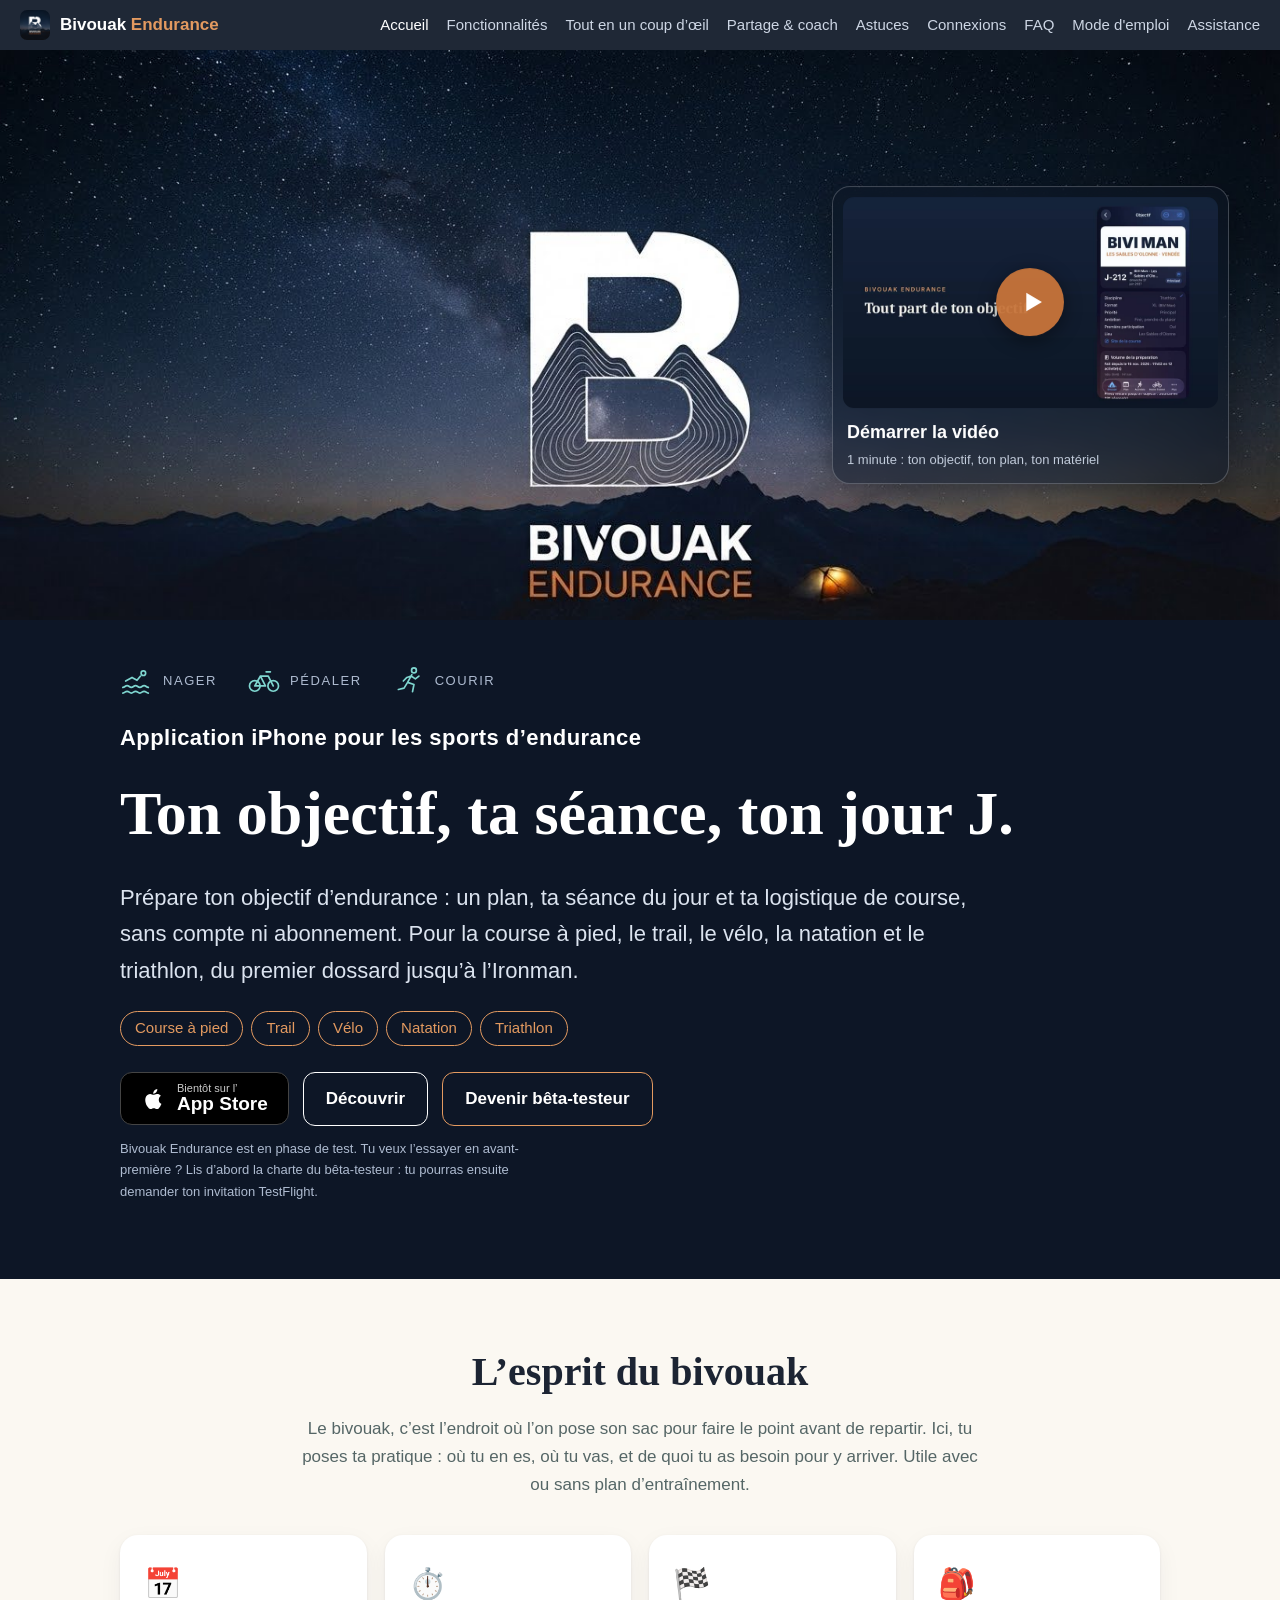
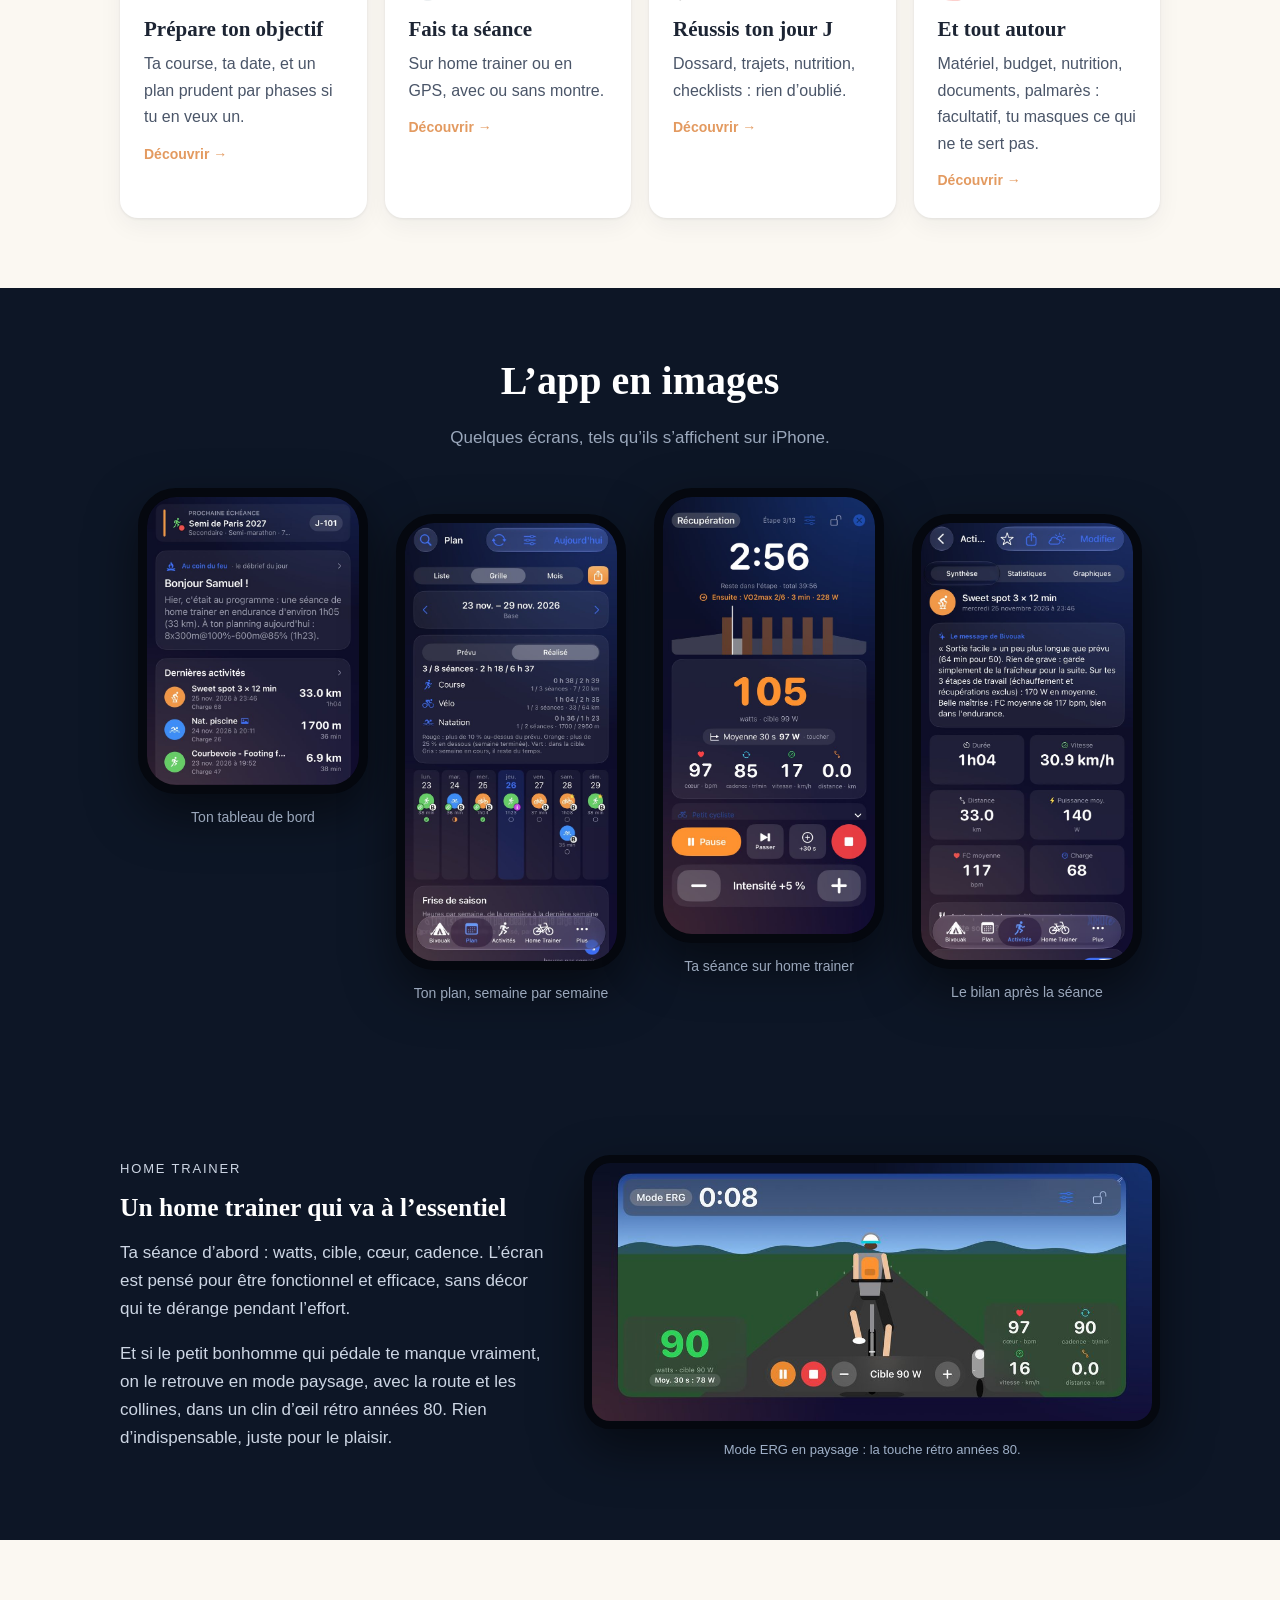
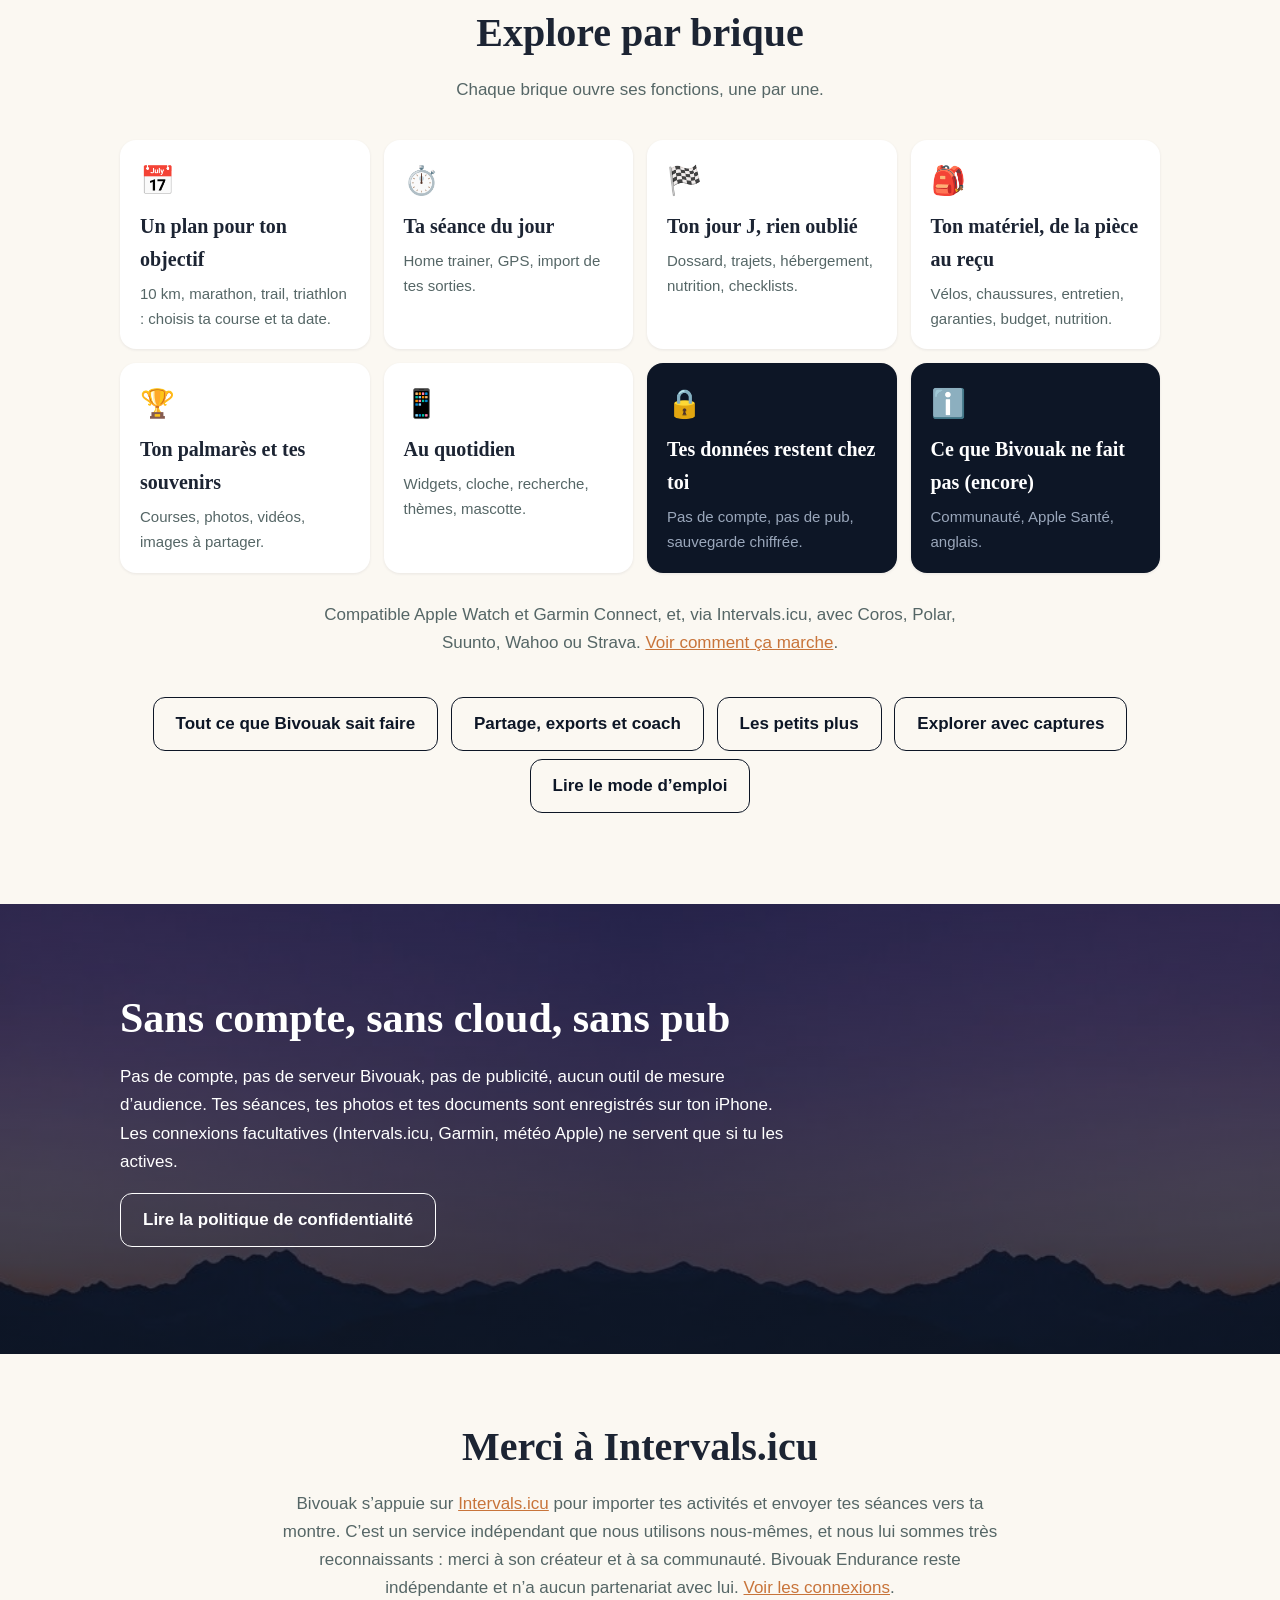
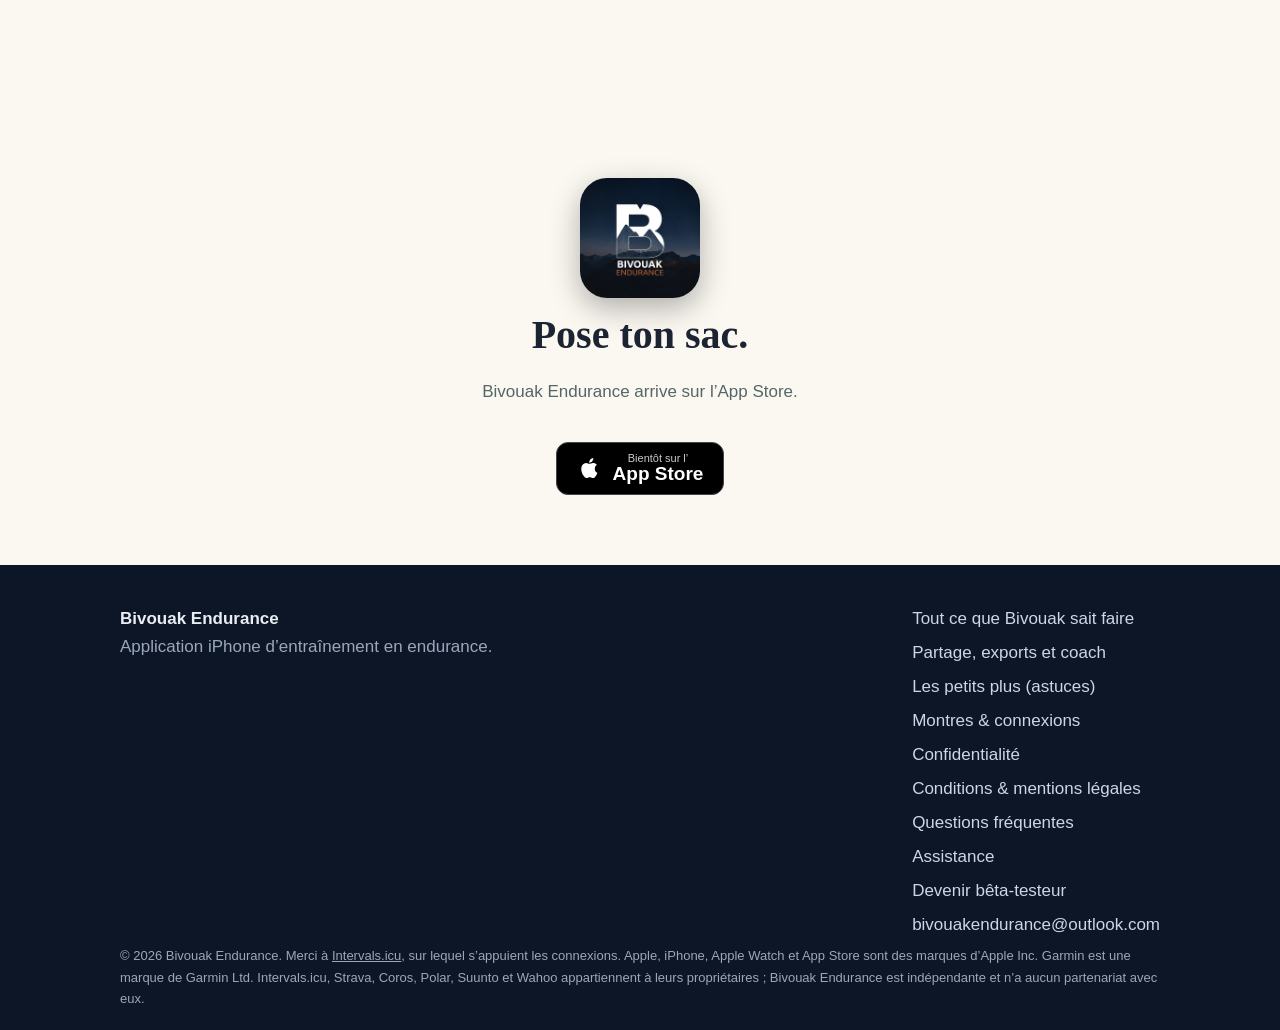
<file: index.html>
<!doctype html>
<html lang="fr"><head><meta charset="utf-8">
<meta name="viewport" content="width=device-width,initial-scale=1">
<title>Application d’entraînement en endurance · Bivouak Endurance</title>
<meta name="description" content="Bivouak Endurance : l’application iPhone qui rassemble entraînement, forme, matériel et courses pour la course à pied, le trail, le vélo, la natation et le triathlon. Sans compte, sans cloud.">
<link rel="icon" type="image/png" href="img/favicon.png"><link rel="apple-touch-icon" href="img/apple-touch-icon.png">
<link rel="stylesheet" href="style.css"></head>
<body class="home">
<header class="top"><a class="brand" href="index.html"><img src="img/favicon.png" alt="" width="30" height="30"><span>Bivouak <em>Endurance</em></span></a>
<nav><a href="index.html" aria-current=page>Accueil</a><a href="fonctionnalites.html">Fonctionnalités</a><a href="tout-en-un.html">Tout en un coup d’œil</a><a href="partager.html">Partage & coach</a><a href="astuces.html">Astuces</a><a href="connexions.html">Connexions</a><a href="faq.html">FAQ</a><a href="mode-emploi.html">Mode d'emploi</a><a href="assistance.html">Assistance</a></nav></header>
<main>
<section class="hero-img home-band" style="--bg:url(img/hero.jpg)" role="img" aria-label="Bivouak Endurance, ciel étoilé au-dessus des montagnes">
<button class="vcard vopen" type="button" aria-haspopup="dialog"><span class="vthumb"><img src="img/poster-paysage.jpg" alt="" width="480" height="270"><span class="vplay" aria-hidden="true"><svg viewBox="0 0 24 24" width="34" height="34" fill="currentColor"><path d="M8 5.5v13l11-6.5z"/></svg></span></span><span class="vlabel"><strong>Démarrer la vidéo</strong><small>1 minute : ton objectif, ton plan, ton matériel</small></span></button>
</section>
<section class="hero"><div class="hero-in wrap">
<ul class="sports" aria-label="Natation, vélo, course à pied"><li><svg viewBox="0 0 48 48" width="34" height="34" fill="none" stroke="currentColor" stroke-width="2.4" stroke-linecap="round" stroke-linejoin="round" aria-hidden="true"><circle cx="33" cy="13" r="3.2"/><path d="M8 24l9-5 7 4 5-6"/><path d="M4 33c3 0 3-2.4 6-2.4s3 2.4 6 2.4 3-2.4 6-2.4 3 2.4 6 2.4 3-2.4 6-2.4 3 2.4 6 2.4"/><path d="M4 41c3 0 3-2.4 6-2.4s3 2.4 6 2.4 3-2.4 6-2.4 3 2.4 6 2.4 3-2.4 6-2.4 3 2.4 6 2.4"/></svg><span>Nager</span></li><li><svg viewBox="0 0 48 48" width="34" height="34" fill="none" stroke="currentColor" stroke-width="2.4" stroke-linecap="round" stroke-linejoin="round" aria-hidden="true"><circle cx="11" cy="31" r="7.5"/><circle cx="37" cy="31" r="7.5"/><path d="M11 31l8-14h11l7 14M19 17l7 14h-15M27 11h6"/></svg><span>Pédaler</span></li><li><svg viewBox="0 0 48 48" width="34" height="34" fill="none" stroke="currentColor" stroke-width="2.4" stroke-linecap="round" stroke-linejoin="round" aria-hidden="true"><circle cx="31" cy="9" r="3.4"/><path d="M28 15l-6 11M27 17l6 4 5-4M27 17l-6 2-5 5M22 26l9 3-2 10M22 26l-5 8-8 2"/></svg><span>Courir</span></li></ul>
<p class="eyebrow big">Application iPhone pour les sports d’endurance</p>
<h1>Ton objectif, ta séance, ton jour J.</h1>
<div class="vmob"><button class="vcard vopen" type="button" aria-haspopup="dialog"><span class="vthumb"><img src="img/poster-portrait.jpg" alt="" width="270" height="480" loading="lazy"><span class="vplay" aria-hidden="true"><svg viewBox="0 0 24 24" width="34" height="34" fill="currentColor"><path d="M8 5.5v13l11-6.5z"/></svg></span></span><span class="vlabel"><strong>Démarrer la vidéo</strong><small>1 minute : ton objectif, ton plan, ton matériel</small></span></button></div>
<p class="lead">Prépare ton objectif d’endurance : un plan, ta séance du jour et ta logistique de course, sans compte ni abonnement. Pour la course à pied, le trail, le vélo, la natation et le triathlon, du premier dossard jusqu’à l’Ironman.</p>
<ul class="chips"><li>Course à pied</li><li>Trail</li><li>Vélo</li><li>Natation</li><li>Triathlon</li></ul>
<div class="cta"><a class="store" href="#" aria-disabled="true" title="Bientôt sur l’App Store"><svg viewBox="0 0 24 24" width="26" height="26" fill="currentColor"><path d="M16.4 12.6c0-2.3 1.9-3.4 2-3.5-1.1-1.6-2.8-1.8-3.4-1.8-1.4-.15-2.8.85-3.5.85s-1.8-.8-3-.8c-1.5 0-3 .9-3.800 2.300-1.600 2.800-.4 7 1.200 9.300.8 1.100 1.700 2.400 2.900 2.300 1.200 0 1.600-.7 3-.7s1.800.7 3 .7 2-1.100 2.800-2.200c.9-1.300 1.200-2.500 1.300-2.600-.1 0-2.500-1-2.500-3.800zM14.100 5.800c.6-.8 1.100-1.900.9-3-.9.04-2.100.6-2.700 1.400-.6.700-1.100 1.800-1 2.900 1 .1 2.100-.5 2.800-1.300z"/></svg><span><small>Bientôt sur l’</small>App Store</span></a><a class="ghost" href="fonctionnalites.html">Découvrir</a><a class="ghost beta" href="beta.html">Devenir bêta-testeur</a></div>
<p class="tiny betanote">Bivouak Endurance est en phase de test. Tu veux l’essayer en avant-première ? Lis d’abord la charte du bêta-testeur : tu pourras ensuite demander ton invitation TestFlight.</p>
</div></section>
<dialog class="vdlg" id="vdlg" aria-label="Présentation de Bivouak Endurance"><div class="vwrap" id="vwrap" data-fmt="land">
<video id="hvid" playsinline preload="none" muted aria-label="Présentation de Bivouak Endurance : de ton objectif à ton jour J"></video>
<div class="vend" id="vend" hidden><button type="button" id="vreplay">↻ Revoir la vidéo</button><a href="fonctionnalites.html">Découvrir les fonctionnalités</a></div>
<div class="vbar"><button type="button" id="vsound">🔊 Activer le son</button><button type="button" id="vplay">⏸ Pause</button><button type="button" id="vfull">⛶ Plein écran</button></div>
<button class="vclose" type="button" id="vclose" aria-label="Fermer la vidéo">✕</button></div></dialog>
<script>
(function(){
var d=document.getElementById('vdlg'),v=document.getElementById('hvid'),w=document.getElementById('vwrap'),end=document.getElementById('vend');
var os=document.querySelectorAll('.vopen');if(!d||!v||!os.length)return;
var bs=document.getElementById('vsound'),bp=document.getElementById('vplay'),bf=document.getElementById('vfull');
function want(){return(window.innerWidth<900||window.innerHeight>window.innerWidth*1.05)?'port':'land'}
function setSrc(){var f=want();w.setAttribute('data-fmt',f);var s=f==='port'?'video/bivouak-portrait.mp4':'video/bivouak-paysage.mp4';
 if(v.getAttribute('data-s')!==s){v.setAttribute('data-s',s);v.poster=f==='port'?'img/poster-portrait.jpg':'img/poster-paysage.jpg';v.src=s;v.load()}}
function start(){end.hidden=true;try{v.currentTime=0}catch(e){}var p=v.play();if(p&&p.catch)p.catch(function(){});bp.textContent='⏸ Pause'}
var openV=function(){setSrc();v.muted=true;bs.textContent='🔊 Activer le son';if(d.showModal)d.showModal();else d.setAttribute('open','');start()};for(var i=0;i<os.length;i++)os[i].onclick=openV;
function close(){v.pause();if(d.close)d.close();else d.removeAttribute('open')}
document.getElementById('vclose').onclick=close;
d.addEventListener('click',function(e){if(e.target===d)close()});
d.addEventListener('close',function(){v.pause()});
v.addEventListener('ended',function(){end.hidden=false;bp.textContent='▶ Lecture'});
document.getElementById('vreplay').onclick=start;
v.addEventListener('click',function(){if(v.paused){v.play();bp.textContent='⏸ Pause'}else{v.pause();bp.textContent='▶ Lecture'}});
bs.onclick=function(){v.muted=!v.muted;bs.textContent=v.muted?'🔊 Activer le son':'🔇 Couper le son'};
bp.onclick=function(){if(v.ended){start();return}if(v.paused){v.play();bp.textContent='⏸ Pause'}else{v.pause();bp.textContent='▶ Lecture'}};
bf.onclick=function(){var t=w.requestFullscreen?w:v;if(t.requestFullscreen)t.requestFullscreen();else if(v.webkitEnterFullscreen)v.webkitEnterFullscreen()};
window.addEventListener('resize',function(){if(!d.open)return;var f=want();if(w.getAttribute('data-fmt')!==f){var t=v.currentTime,was=!v.paused;setSrc();v.addEventListener('loadedmetadata',function h(){v.removeEventListener('loadedmetadata',h);try{v.currentTime=t}catch(e){}if(was)v.play()})}});
})();
</script>

<section class="wrap band"><h2>L’esprit du bivouak</h2>
<p class="sub">Le bivouak, c’est l’endroit où l’on pose son sac pour faire le point avant de repartir. Ici, tu poses ta pratique : où tu en es, où tu vas, et de quoi tu as besoin pour y arriver. Utile avec ou sans plan d’entraînement.</p>
<div class="grid4"><a class="card plink" href="fonctionnalites.html#plan"><div class="ico">📅</div><h3>Prépare ton objectif</h3><p>Ta course, ta date, et un plan prudent par phases si tu en veux un.</p><span class="more">Découvrir →</span></a><a class="card plink" href="fonctionnalites.html#seances"><div class="ico">⏱️</div><h3>Fais ta séance</h3><p>Sur home trainer ou en GPS, avec ou sans montre.</p><span class="more">Découvrir →</span></a><a class="card plink" href="fonctionnalites.html#jour-j"><div class="ico">🏁</div><h3>Réussis ton jour J</h3><p>Dossard, trajets, nutrition, checklists : rien d’oublié.</p><span class="more">Découvrir →</span></a><a class="card plink" href="fonctionnalites.html#materiel"><div class="ico">🎒</div><h3>Et tout autour</h3><p>Matériel, budget, nutrition, documents, palmarès : facultatif, tu masques ce qui ne te sert pas.</p><span class="more">Découvrir →</span></a></div></section>
<section class="shots"><div class="wrap"><h2>L’app en images</h2><p class="sub">Quelques écrans, tels qu’ils s’affichent sur iPhone.</p>
<div class="phones">
<figure><div class="phone real"><img src="img/shot-tableau.jpg" alt="Tableau de bord : objectif, semaine et séance du jour" loading="lazy"></div><figcaption>Ton tableau de bord</figcaption></figure>
<figure class="mid"><div class="phone real"><img src="img/shot-plan.jpg" alt="Plan de la semaine en grille" loading="lazy"></div><figcaption>Ton plan, semaine par semaine</figcaption></figure>
<figure><div class="phone real"><img src="img/shot-trainer.jpg" alt="Séance sur home trainer" loading="lazy"></div><figcaption>Ta séance sur home trainer</figcaption></figure>
<figure class="mid"><div class="phone real"><img src="img/shot-synthese.jpg" alt="Bilan d’une séance avec le message de Bivouak" loading="lazy"></div><figcaption>Le bilan après la séance</figcaption></figure>
</div></div></section>
<section class="tr"><div class="wrap"><div><p class="eyebrow">Home trainer</p><h2>Un home trainer qui va à l’essentiel</h2>
<p>Ta séance d’abord : watts, cible, cœur, cadence. L’écran est pensé pour être fonctionnel et efficace, sans décor qui te dérange pendant l’effort.</p>
<p>Et si le petit bonhomme qui pédale te manque vraiment, on le retrouve en mode paysage, avec la route et les collines, dans un clin d’œil rétro années 80. Rien d’indispensable, juste pour le plaisir.</p></div>
<figure class="trfig"><div class="phone real"><img src="img/shot-erg.jpg" alt="Mode ERG en paysage : un petit cycliste pédale sur une route, avec la puissance, le cœur, la cadence et la vitesse" loading="lazy"></div><figcaption>Mode ERG en paysage : la touche rétro années 80.</figcaption></figure></div></section>
<section class="wrap band"><h2>Explore par brique</h2><p class="sub">Chaque brique ouvre ses fonctions, une par une.</p><div class="bricks"><a class="tile brick" href="fonctionnalites.html#plan"><div class="ico">📅</div><strong>Un plan pour ton objectif</strong><span>10 km, marathon, trail, triathlon : choisis ta course et ta date.</span></a><a class="tile brick" href="fonctionnalites.html#seances"><div class="ico">⏱️</div><strong>Ta séance du jour</strong><span>Home trainer, GPS, import de tes sorties.</span></a><a class="tile brick" href="fonctionnalites.html#jour-j"><div class="ico">🏁</div><strong>Ton jour J, rien oublié</strong><span>Dossard, trajets, hébergement, nutrition, checklists.</span></a><a class="tile brick" href="fonctionnalites.html#materiel"><div class="ico">🎒</div><strong>Ton matériel, de la pièce au reçu</strong><span>Vélos, chaussures, entretien, garanties, budget, nutrition.</span></a><a class="tile brick" href="fonctionnalites.html#souvenirs"><div class="ico">🏆</div><strong>Ton palmarès et tes souvenirs</strong><span>Courses, photos, vidéos, images à partager.</span></a><a class="tile brick" href="fonctionnalites.html#quotidien"><div class="ico">📱</div><strong>Au quotidien</strong><span>Widgets, cloche, recherche, thèmes, mascotte.</span></a><a class="tile brick wide" href="fonctionnalites.html#donnees"><div class="ico">🔒</div><strong>Tes données restent chez toi</strong><span>Pas de compte, pas de pub, sauvegarde chiffrée.</span></a><a class="tile brick wide" href="fonctionnalites.html#limites"><div class="ico">ℹ️</div><strong>Ce que Bivouak ne fait pas (encore)</strong><span>Communauté, Apple Santé, anglais.</span></a></div>
<p class="sub" style="margin-top:28px">Compatible Apple Watch et Garmin Connect, et, via Intervals.icu, avec Coros, Polar, Suunto, Wahoo ou Strava. <a href="connexions.html">Voir comment ça marche</a>.</p>
<p class="center"><a class="ghost dark" href="tout-en-un.html">Tout ce que Bivouak sait faire</a> <a class="ghost dark" href="partager.html">Partage, exports et coach</a> <a class="ghost dark" href="astuces.html">Les petits plus</a> <a class="ghost dark" href="fonctionnalites.html">Explorer avec captures</a> <a class="ghost dark" href="mode-emploi.html">Lire le mode d’emploi</a></p></section>
<section class="band-photo" style="--bg:url(img/band-dusk.jpg)"><div class="wrap">
<h2>Sans compte, sans cloud, sans pub</h2>
<p>Pas de compte, pas de serveur Bivouak, pas de publicité, aucun outil de mesure d’audience. Tes séances, tes photos et tes documents sont enregistrés sur ton iPhone. Les connexions facultatives (Intervals.icu, Garmin, météo Apple) ne servent que si tu les actives.</p>
<p><a class="ghost" href="confidentialite.html">Lire la politique de confidentialité</a></p></div></section>
<section class="wrap band thanks"><h2>Merci à Intervals.icu</h2>
<p class="sub">Bivouak s’appuie sur <a href="https://intervals.icu" rel="noopener" target="_blank">Intervals.icu</a> pour importer tes activités et envoyer tes séances vers ta montre. C’est un service indépendant que nous utilisons nous-mêmes, et nous lui sommes très reconnaissants : merci à son créateur et à sa communauté. Bivouak Endurance reste indépendante et n’a aucun partenariat avec lui. <a href="connexions.html">Voir les connexions</a>.</p></section>
<section class="wrap band center"><img class="appicon" src="img/icon.png" alt="Icône Bivouak Endurance" width="120" height="120">
<h2>Pose ton sac.</h2><p class="sub">Bivouak Endurance arrive sur l’App Store.</p><div class="cta c"><a class="store" href="#" aria-disabled="true" title="Bientôt sur l’App Store"><svg viewBox="0 0 24 24" width="26" height="26" fill="currentColor"><path d="M16.4 12.6c0-2.3 1.9-3.4 2-3.5-1.1-1.6-2.8-1.8-3.4-1.8-1.4-.15-2.8.85-3.5.85s-1.8-.8-3-.8c-1.5 0-3 .9-3.800 2.300-1.600 2.800-.4 7 1.200 9.300.8 1.100 1.700 2.400 2.900 2.300 1.200 0 1.600-.7 3-.7s1.800.7 3 .7 2-1.100 2.800-2.200c.9-1.300 1.200-2.500 1.300-2.600-.1 0-2.500-1-2.500-3.800zM14.100 5.800c.6-.8 1.100-1.900.9-3-.9.04-2.100.6-2.700 1.400-.6.700-1.100 1.800-1 2.900 1 .1 2.100-.5 2.800-1.300z"/></svg><span><small>Bientôt sur l’</small>App Store</span></a></div></section>
</main>
<footer><div class="wrap foot">
<div><strong>Bivouak Endurance</strong><br><span class="muted">Application iPhone d’entraînement en endurance.</span></div>
<div><a href="tout-en-un.html">Tout ce que Bivouak sait faire</a><a href="partager.html">Partage, exports et coach</a><a href="astuces.html">Les petits plus (astuces)</a><a href="connexions.html">Montres &amp; connexions</a><a href="confidentialite.html">Confidentialité</a><a href="conditions.html">Conditions &amp; mentions légales</a><a href="faq.html">Questions fréquentes</a><a href="assistance.html">Assistance</a><a href="beta.html">Devenir bêta-testeur</a><a href="mailto:bivouakendurance@outlook.com">bivouakendurance@outlook.com</a></div>
</div><p class="wrap tiny muted">© 2026 Bivouak Endurance. Merci à <a href="https://intervals.icu" rel="noopener">Intervals.icu</a>, sur lequel s’appuient les connexions. Apple, iPhone, Apple Watch et App Store sont des marques d’Apple Inc. Garmin est une marque de Garmin Ltd. Intervals.icu, Strava, Coros, Polar, Suunto et Wahoo appartiennent à leurs propriétaires ; Bivouak Endurance est indépendante et n’a aucun partenariat avec eux.</p></footer>
</body></html>
</file>
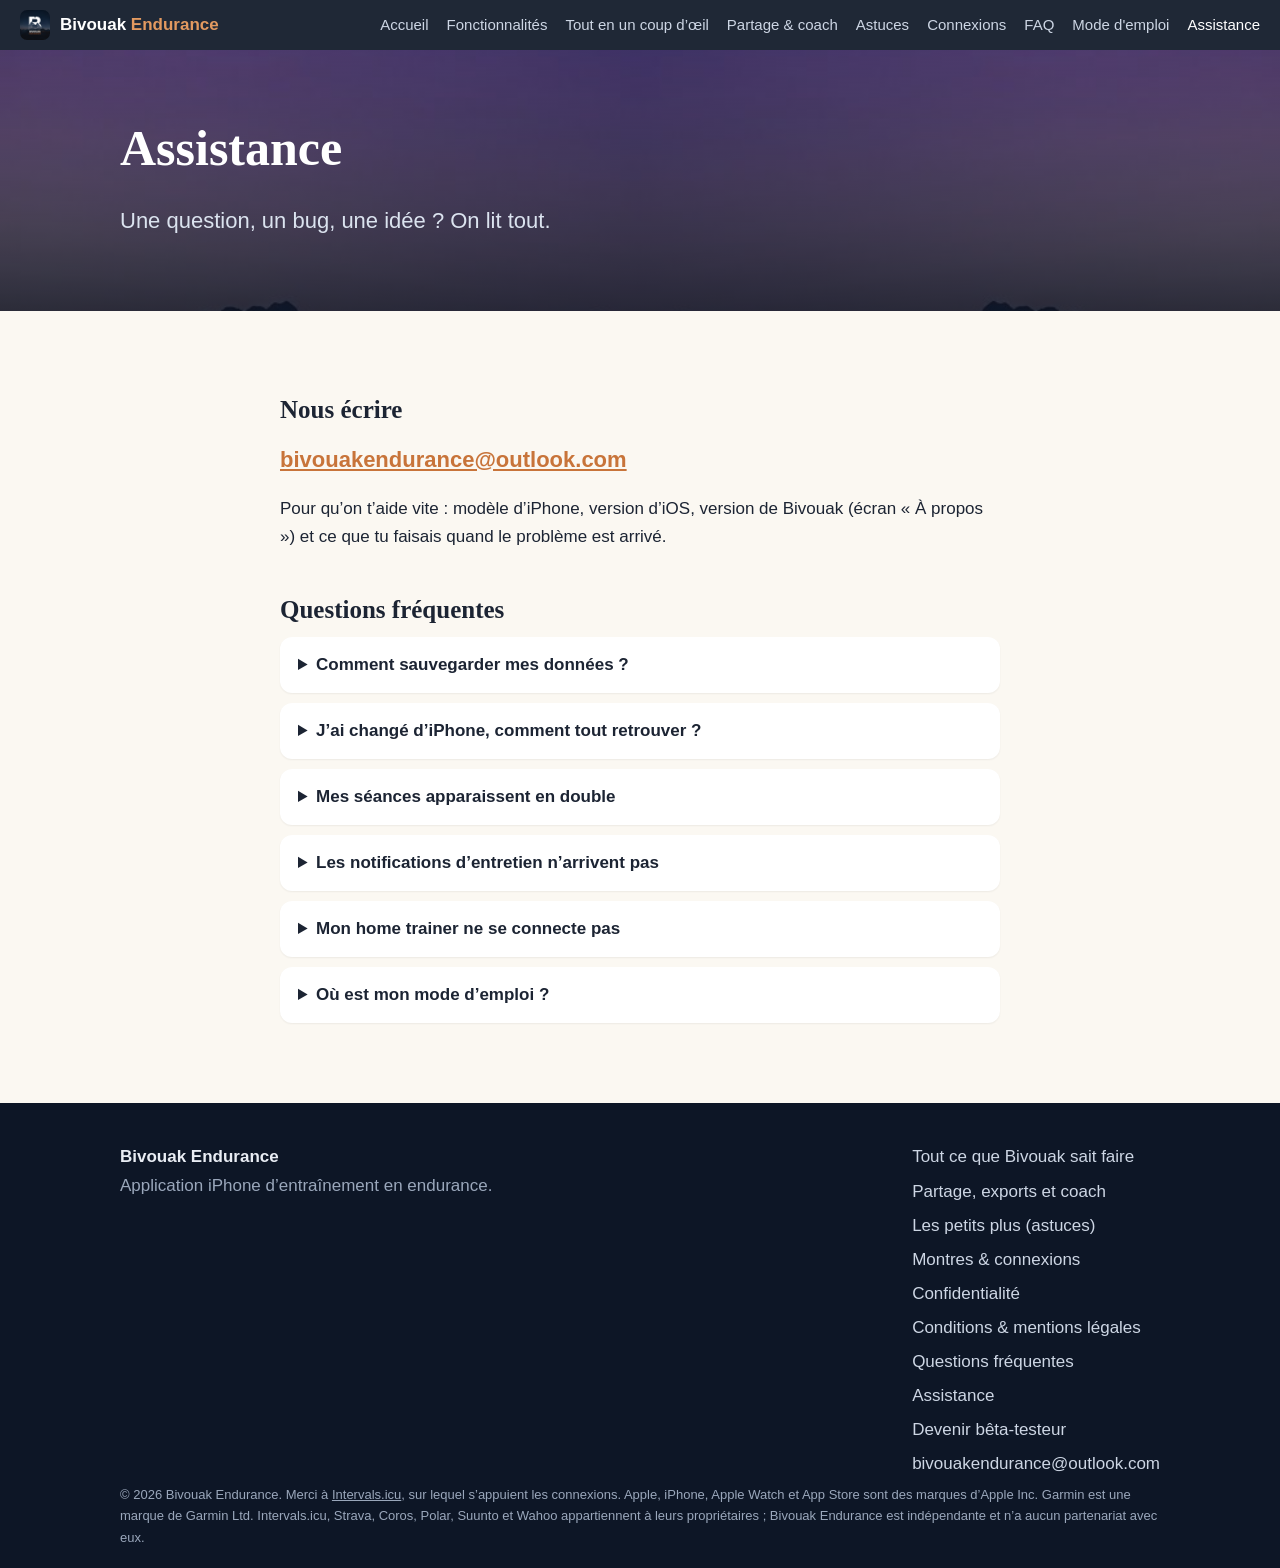
<file: assistance.html>
<!doctype html>
<html lang="fr"><head><meta charset="utf-8">
<meta name="viewport" content="width=device-width,initial-scale=1">
<title>Assistance · Bivouak Endurance</title>
<meta name="description" content="Bivouak Endurance : l’application iPhone qui rassemble entraînement, forme, matériel et courses pour la course à pied, le trail, le vélo, la natation et le triathlon. Sans compte, sans cloud.">
<link rel="icon" type="image/png" href="img/favicon.png"><link rel="apple-touch-icon" href="img/apple-touch-icon.png">
<link rel="stylesheet" href="style.css"></head>
<body class="">
<header class="top"><a class="brand" href="index.html"><img src="img/favicon.png" alt="" width="30" height="30"><span>Bivouak <em>Endurance</em></span></a>
<nav><a href="index.html">Accueil</a><a href="fonctionnalites.html">Fonctionnalités</a><a href="tout-en-un.html">Tout en un coup d’œil</a><a href="partager.html">Partage & coach</a><a href="astuces.html">Astuces</a><a href="connexions.html">Connexions</a><a href="faq.html">FAQ</a><a href="mode-emploi.html">Mode d'emploi</a><a href="assistance.html" aria-current=page>Assistance</a></nav></header>
<main><section class="pagehead" style="--bg:url(img/band-dusk.jpg)"><div class="wrap"><h1>Assistance</h1><p class="lead">Une question, un bug, une idée ? On lit tout.</p></div></section>
<div class="wrap legal"><h2>Nous écrire</h2><p><a class="mail" href="mailto:bivouakendurance@outlook.com?subject=Bivouak%20Endurance">bivouakendurance@outlook.com</a></p>
<p>Pour qu’on t’aide vite : modèle d’iPhone, version d’iOS, version de Bivouak (écran « À propos ») et ce que tu faisais quand le problème est arrivé.</p>
<h2>Questions fréquentes</h2><div class="faq"><details><summary>Comment sauvegarder mes données ?</summary><p>Dans le menu de ton profil, ouvre « Sauvegarde » : tu y crées un fichier à ranger dans Fichiers ou iCloud Drive, de préférence chiffré avec un mot de passe. Il contient aussi tes tracés et tes vidéos. Un compteur t’indique quand il devient utile d’en refaire une.</p></details><details><summary>J’ai changé d’iPhone, comment tout retrouver ?</summary><p>Installe Bivouak, puis restaure ton fichier de sauvegarde depuis le même écran « Sauvegarde ».</p></details><details><summary>Mes séances apparaissent en double</summary><p>Si deux activités ont lieu en même temps (le tracker du téléphone et ta montre, par exemple), la fiche de la sortie te propose de garder l’une ou l’autre : rien n’est choisi à ta place, et l’activité écartée reste 30 jours dans la corbeille. Si tu vois un autre doublon, écris-nous avec la date et la source.</p></details><details><summary>Les notifications d’entretien n’arrivent pas</summary><p>Vérifie que les notifications sont autorisées pour Bivouak dans les Réglages d’iOS, puis ouvre une fiche de matériel : les rappels sont recalculés à ce moment-là.</p></details><details><summary>Mon home trainer ne se connecte pas</summary><p>Active le Bluetooth, ferme les autres apps connectées au trainer (Zwift, etc.), réveille-le en pédalant, puis réessaie.</p></details><details><summary>Où est mon mode d’emploi ?</summary><p>Dans l’app avec la loupe de recherche (elle cherche aussi dans l’aide), ou ici : <a href="mode-emploi.html">mode d’emploi</a>.</p></details></div></div></main>
<footer><div class="wrap foot">
<div><strong>Bivouak Endurance</strong><br><span class="muted">Application iPhone d’entraînement en endurance.</span></div>
<div><a href="tout-en-un.html">Tout ce que Bivouak sait faire</a><a href="partager.html">Partage, exports et coach</a><a href="astuces.html">Les petits plus (astuces)</a><a href="connexions.html">Montres &amp; connexions</a><a href="confidentialite.html">Confidentialité</a><a href="conditions.html">Conditions &amp; mentions légales</a><a href="faq.html">Questions fréquentes</a><a href="assistance.html">Assistance</a><a href="beta.html">Devenir bêta-testeur</a><a href="mailto:bivouakendurance@outlook.com">bivouakendurance@outlook.com</a></div>
</div><p class="wrap tiny muted">© 2026 Bivouak Endurance. Merci à <a href="https://intervals.icu" rel="noopener">Intervals.icu</a>, sur lequel s’appuient les connexions. Apple, iPhone, Apple Watch et App Store sont des marques d’Apple Inc. Garmin est une marque de Garmin Ltd. Intervals.icu, Strava, Coros, Polar, Suunto et Wahoo appartiennent à leurs propriétaires ; Bivouak Endurance est indépendante et n’a aucun partenariat avec eux.</p></footer>
</body></html>
</file>
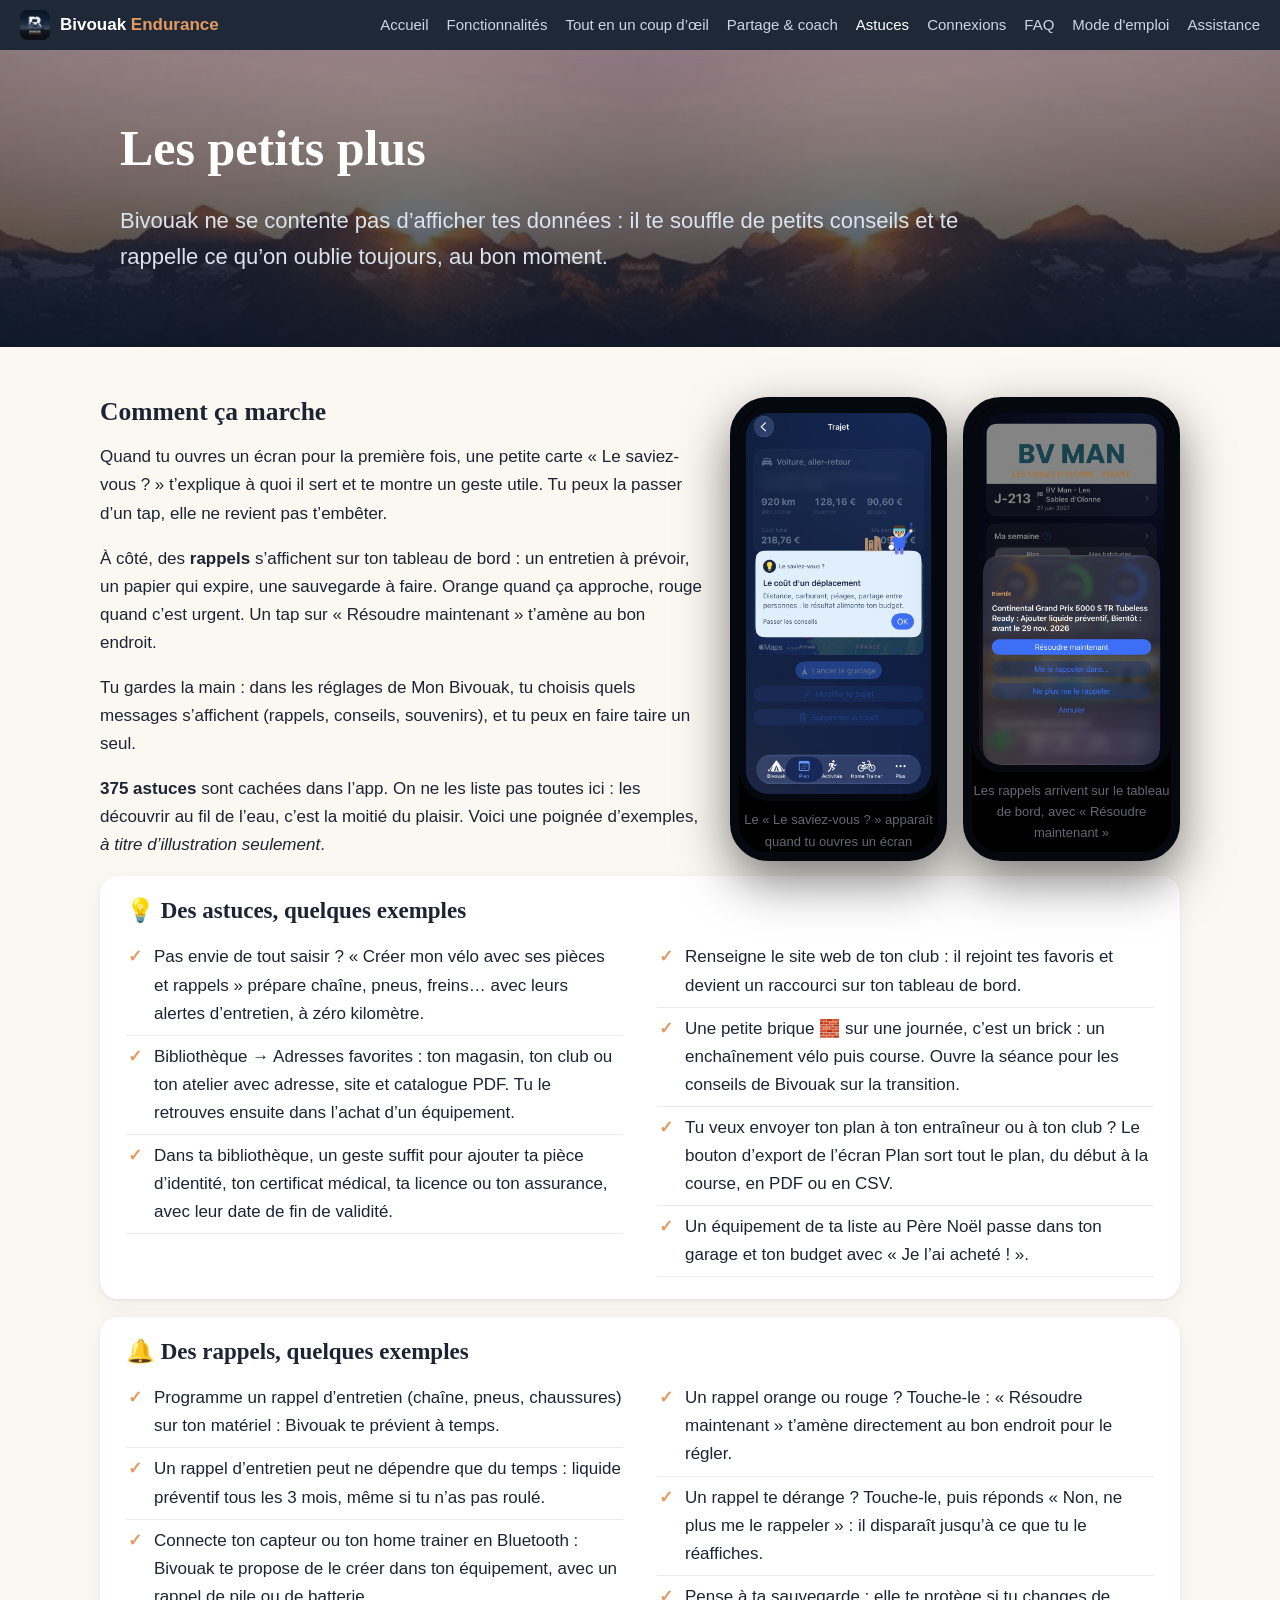
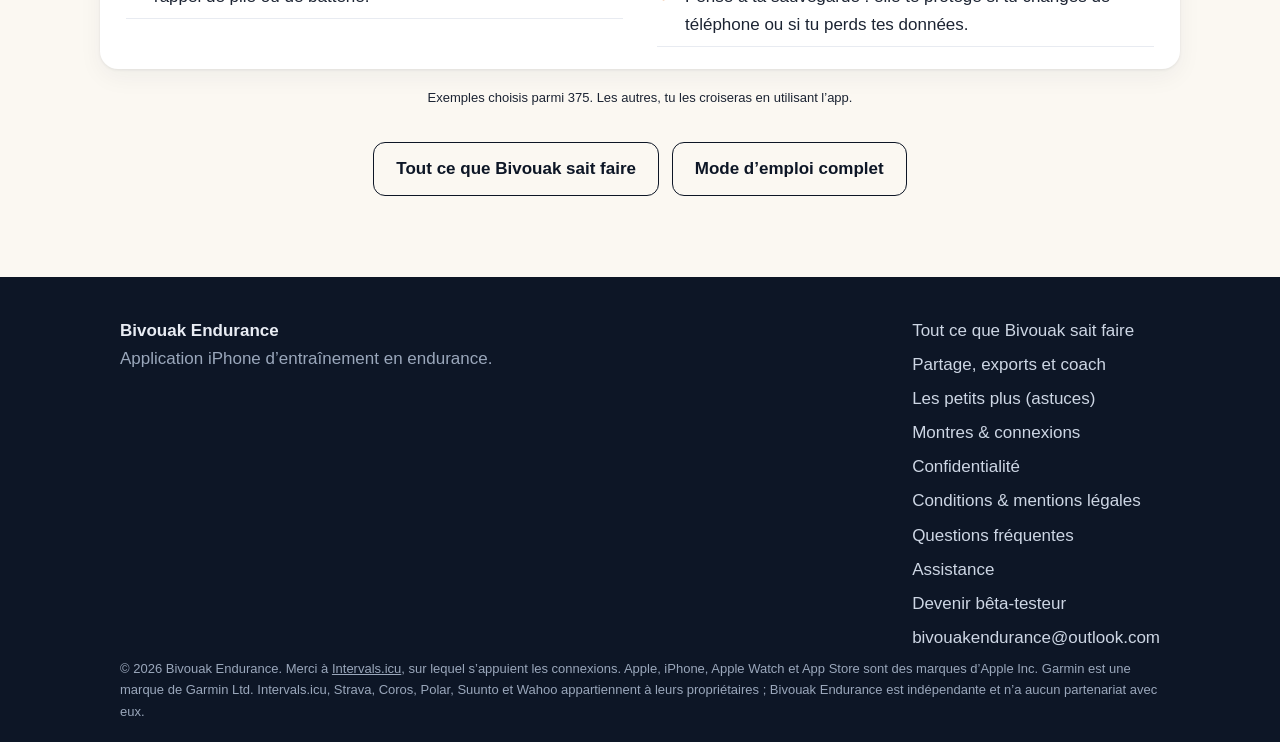
<file: astuces.html>
<!doctype html>
<html lang="fr"><head><meta charset="utf-8">
<meta name="viewport" content="width=device-width,initial-scale=1">
<title>Les petits plus · Bivouak Endurance</title>
<meta name="description" content="Les petits plus de Bivouak Endurance : des astuces « Le saviez-vous ? » et des rappels au bon moment, avec quelques exemples.">
<link rel="icon" type="image/png" href="img/favicon.png"><link rel="apple-touch-icon" href="img/apple-touch-icon.png">
<link rel="stylesheet" href="style.css"></head>
<body class="">
<header class="top"><a class="brand" href="index.html"><img src="img/favicon.png" alt="" width="30" height="30"><span>Bivouak <em>Endurance</em></span></a>
<nav><a href="index.html">Accueil</a><a href="fonctionnalites.html">Fonctionnalités</a><a href="tout-en-un.html">Tout en un coup d’œil</a><a href="partager.html">Partage & coach</a><a href="astuces.html" aria-current=page>Astuces</a><a href="connexions.html">Connexions</a><a href="faq.html">FAQ</a><a href="mode-emploi.html">Mode d'emploi</a><a href="assistance.html">Assistance</a></nav></header>
<main><section class="pagehead" style="--bg:url(img/band-sunrise.jpg)"><div class="wrap"><h1>Les petits plus</h1><p class="lead">Bivouak ne se contente pas d’afficher tes données : il te souffle de petits conseils et te rappelle ce qu’on oublie toujours, au bon moment.</p></div></section><div class="wrap" style="padding:30px 0 60px"><div class="xrow withfig tips"><div><h2>Comment ça marche</h2><p>Quand tu ouvres un écran pour la première fois, une petite carte « Le saviez-vous ? » t’explique à quoi il sert et te montre un geste utile. Tu peux la passer d’un tap, elle ne revient pas t’embêter.</p><p>À côté, des <strong>rappels</strong> s’affichent sur ton tableau de bord : un entretien à prévoir, un papier qui expire, une sauvegarde à faire. Orange quand ça approche, rouge quand c’est urgent. Un tap sur « Résoudre maintenant » t’amène au bon endroit.</p><p>Tu gardes la main : dans les réglages de Mon Bivouak, tu choisis quels messages s’affichent (rappels, conseils, souvenirs), et tu peux en faire taire un seul.</p><p><strong>375 astuces</strong> sont cachées dans l’app. On ne les liste pas toutes ici : les découvrir au fil de l’eau, c’est la moitié du plaisir. Voici une poignée d’exemples, <em>à titre d’illustration seulement</em>.</p></div><div class="xfigs" style="flex-direction:row;gap:16px"><figure class="xfig phone"><div class="phone real"><img src="img/shot-tip.jpg" alt="Le « Le saviez-vous ? » apparaît quand tu ouvres un écran" loading="lazy"></div><figcaption>Le « Le saviez-vous ? » apparaît quand tu ouvres un écran</figcaption></figure><figure class="xfig phone"><div class="phone real"><img src="img/shot-objectif.jpg" alt="Les rappels arrivent sur le tableau de bord, avec « Résoudre maintenant »" loading="lazy"></div><figcaption>Les rappels arrivent sur le tableau de bord, avec « Résoudre maintenant »</figcaption></figure></div></div><section class="cat-sec"><h2>💡 Des astuces, quelques exemples</h2><ul class="ticks"><li>Pas envie de tout saisir ? « Créer mon vélo avec ses pièces et rappels » prépare chaîne, pneus, freins… avec leurs alertes d’entretien, à zéro kilomètre.</li><li>Bibliothèque → Adresses favorites : ton magasin, ton club ou ton atelier avec adresse, site et catalogue PDF. Tu le retrouves ensuite dans l’achat d’un équipement.</li><li>Dans ta bibliothèque, un geste suffit pour ajouter ta pièce d’identité, ton certificat médical, ta licence ou ton assurance, avec leur date de fin de validité.</li><li>Renseigne le site web de ton club : il rejoint tes favoris et devient un raccourci sur ton tableau de bord.</li><li>Une petite brique 🧱 sur une journée, c’est un brick : un enchaînement vélo puis course. Ouvre la séance pour les conseils de Bivouak sur la transition.</li><li>Tu veux envoyer ton plan à ton entraîneur ou à ton club ? Le bouton d’export de l’écran Plan sort tout le plan, du début à la course, en PDF ou en CSV.</li><li>Un équipement de ta liste au Père Noël passe dans ton garage et ton budget avec « Je l’ai acheté ! ».</li></ul></section><section class="cat-sec"><h2>🔔 Des rappels, quelques exemples</h2><ul class="ticks"><li>Programme un rappel d’entretien (chaîne, pneus, chaussures) sur ton matériel : Bivouak te prévient à temps.</li><li>Un rappel d’entretien peut ne dépendre que du temps : liquide préventif tous les 3 mois, même si tu n’as pas roulé.</li><li>Connecte ton capteur ou ton home trainer en Bluetooth : Bivouak te propose de le créer dans ton équipement, avec un rappel de pile ou de batterie.</li><li>Un rappel orange ou rouge ? Touche-le : « Résoudre maintenant » t’amène directement au bon endroit pour le régler.</li><li>Un rappel te dérange ? Touche-le, puis réponds « Non, ne plus me le rappeler » : il disparaît jusqu’à ce que tu le réaffiches.</li><li>Pense à ta sauvegarde : elle te protège si tu changes de téléphone ou si tu perds tes données.</li></ul></section><p class="tiny center" style="margin-top:18px">Exemples choisis parmi 375. Les autres, tu les croiseras en utilisant l’app.</p><p class="center" style="margin-top:30px"><a class="ghost dark" href="tout-en-un.html">Tout ce que Bivouak sait faire</a> <a class="ghost dark" href="mode-emploi.html">Mode d’emploi complet</a></p></div></main>
<footer><div class="wrap foot">
<div><strong>Bivouak Endurance</strong><br><span class="muted">Application iPhone d’entraînement en endurance.</span></div>
<div><a href="tout-en-un.html">Tout ce que Bivouak sait faire</a><a href="partager.html">Partage, exports et coach</a><a href="astuces.html">Les petits plus (astuces)</a><a href="connexions.html">Montres &amp; connexions</a><a href="confidentialite.html">Confidentialité</a><a href="conditions.html">Conditions &amp; mentions légales</a><a href="faq.html">Questions fréquentes</a><a href="assistance.html">Assistance</a><a href="beta.html">Devenir bêta-testeur</a><a href="mailto:bivouakendurance@outlook.com">bivouakendurance@outlook.com</a></div>
</div><p class="wrap tiny muted">© 2026 Bivouak Endurance. Merci à <a href="https://intervals.icu" rel="noopener">Intervals.icu</a>, sur lequel s’appuient les connexions. Apple, iPhone, Apple Watch et App Store sont des marques d’Apple Inc. Garmin est une marque de Garmin Ltd. Intervals.icu, Strava, Coros, Polar, Suunto et Wahoo appartiennent à leurs propriétaires ; Bivouak Endurance est indépendante et n’a aucun partenariat avec eux.</p></footer>
</body></html>
</file>
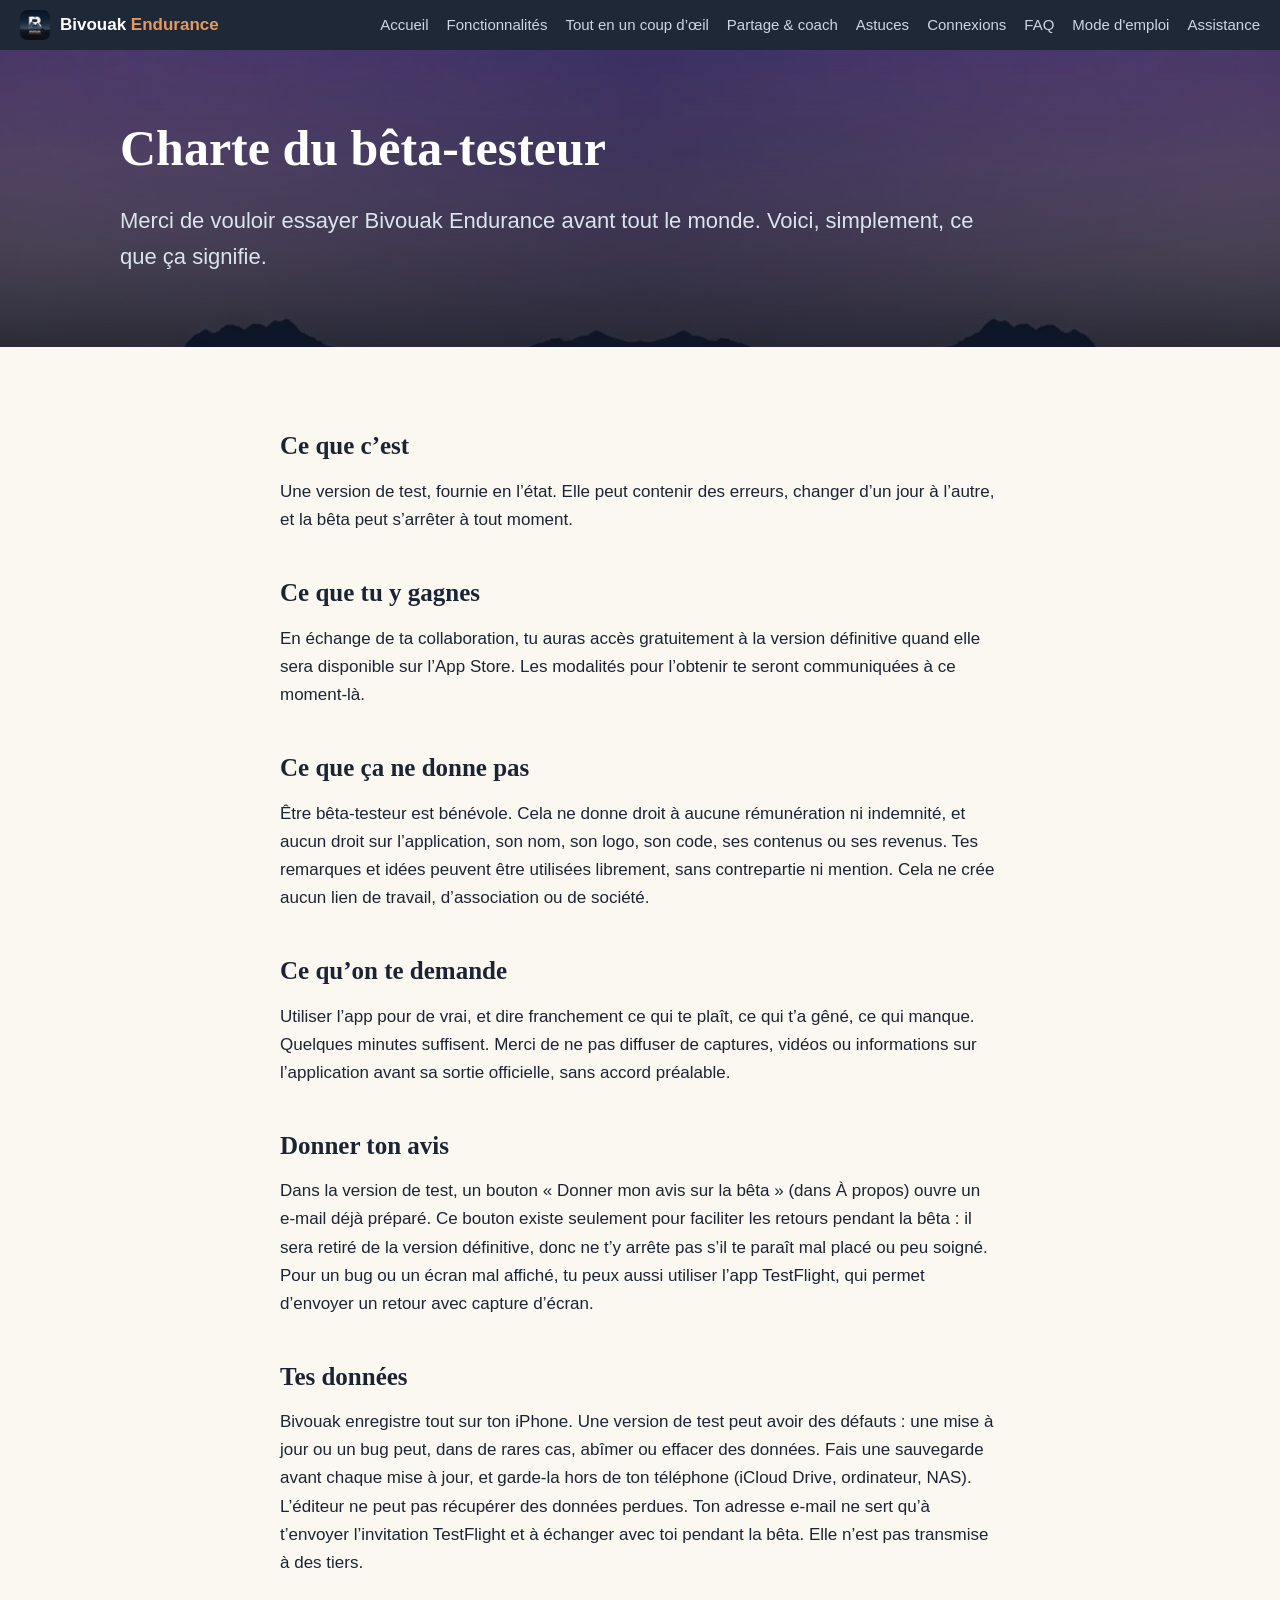
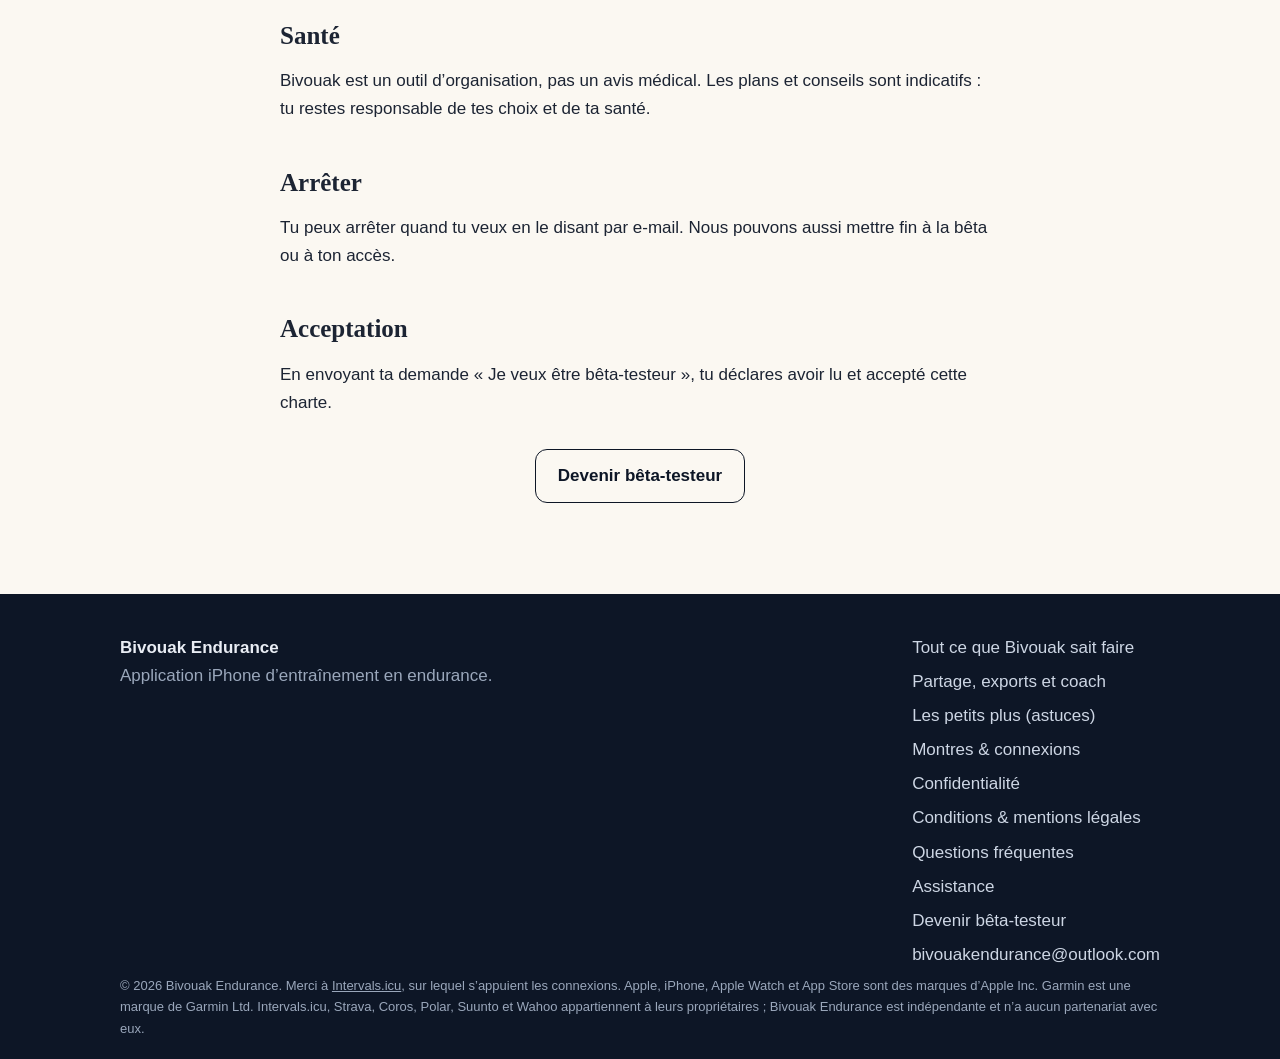
<file: beta.html>
<!doctype html>
<html lang="fr"><head><meta charset="utf-8">
<meta name="viewport" content="width=device-width,initial-scale=1">
<title>Charte du bêta-testeur · Bivouak Endurance</title>
<meta name="description" content="Charte du bêta-testeur de Bivouak Endurance : ce que c&#x27;est, ce que tu y gagnes et ce que ça ne donne pas.">
<link rel="icon" type="image/png" href="img/favicon.png"><link rel="apple-touch-icon" href="img/apple-touch-icon.png">
<link rel="stylesheet" href="style.css"></head>
<body class="">
<header class="top"><a class="brand" href="index.html"><img src="img/favicon.png" alt="" width="30" height="30"><span>Bivouak <em>Endurance</em></span></a>
<nav><a href="index.html">Accueil</a><a href="fonctionnalites.html">Fonctionnalités</a><a href="tout-en-un.html">Tout en un coup d’œil</a><a href="partager.html">Partage & coach</a><a href="astuces.html">Astuces</a><a href="connexions.html">Connexions</a><a href="faq.html">FAQ</a><a href="mode-emploi.html">Mode d'emploi</a><a href="assistance.html">Assistance</a></nav></header>
<main><section class="pagehead" style="--bg:url(img/band-dusk.jpg)"><div class="wrap"><h1>Charte du bêta-testeur</h1>
<p class="lead">Merci de vouloir essayer Bivouak Endurance avant tout le monde. Voici, simplement, ce que ça signifie.</p></div></section>
<div class="wrap legal">
<h2>Ce que c’est</h2><p>Une version de test, fournie en l’état. Elle peut contenir des erreurs, changer d’un jour à l’autre, et la bêta peut s’arrêter à tout moment.</p>
<h2>Ce que tu y gagnes</h2><p>En échange de ta collaboration, tu auras accès gratuitement à la version définitive quand elle sera disponible sur l’App Store. Les modalités pour l’obtenir te seront communiquées à ce moment-là.</p>
<h2>Ce que ça ne donne pas</h2><p>Être bêta-testeur est bénévole. Cela ne donne droit à aucune rémunération ni indemnité, et aucun droit sur l’application, son nom, son logo, son code, ses contenus ou ses revenus. Tes remarques et idées peuvent être utilisées librement, sans contrepartie ni mention. Cela ne crée aucun lien de travail, d’association ou de société.</p>
<h2>Ce qu’on te demande</h2><p>Utiliser l’app pour de vrai, et dire franchement ce qui te plaît, ce qui t’a gêné, ce qui manque. Quelques minutes suffisent. Merci de ne pas diffuser de captures, vidéos ou informations sur l’application avant sa sortie officielle, sans accord préalable.</p>
<h2>Donner ton avis</h2><p>Dans la version de test, un bouton « Donner mon avis sur la bêta » (dans À propos) ouvre un e-mail déjà préparé. Ce bouton existe seulement pour faciliter les retours pendant la bêta : il sera retiré de la version définitive, donc ne t’y arrête pas s’il te paraît mal placé ou peu soigné. Pour un bug ou un écran mal affiché, tu peux aussi utiliser l’app TestFlight, qui permet d’envoyer un retour avec capture d’écran.</p>
<h2>Tes données</h2><p>Bivouak enregistre tout sur ton iPhone. Une version de test peut avoir des défauts : une mise à jour ou un bug peut, dans de rares cas, abîmer ou effacer des données. Fais une sauvegarde avant chaque mise à jour, et garde-la hors de ton téléphone (iCloud Drive, ordinateur, NAS). L’éditeur ne peut pas récupérer des données perdues. Ton adresse e-mail ne sert qu’à t’envoyer l’invitation TestFlight et à échanger avec toi pendant la bêta. Elle n’est pas transmise à des tiers.</p>
<h2>Santé</h2><p>Bivouak est un outil d’organisation, pas un avis médical. Les plans et conseils sont indicatifs : tu restes responsable de tes choix et de ta santé.</p>
<h2>Arrêter</h2><p>Tu peux arrêter quand tu veux en le disant par e-mail. Nous pouvons aussi mettre fin à la bêta ou à ton accès.</p>
<h2>Acceptation</h2><p>En envoyant ta demande « Je veux être bêta-testeur », tu déclares avoir lu et accepté cette charte.</p>
<p class="center" style="margin-top:28px"><a class="ghost dark" href="mailto:bivouakendurance@outlook.com?subject=Je%20veux%20%C3%AAtre%20b%C3%AAta-testeur%20de%20Bivouak%20Endurance&body=Bonjour%2C%0A%0AJe%20voudrais%20faire%20partie%20des%20b%C3%AAta-testeurs%20de%20Bivouak%20Endurance%20%28TestFlight%29.%0A%0AMon%20pr%C3%A9nom%20%3A%0AMon%20mod%C3%A8le%20d%27iPhone%20%3A%0AMon%20sport%20principal%20%3A%0AL%27adresse%20e-mail%20de%20mon%20identifiant%20Apple%20%28pour%20recevoir%20l%27invitation%29%20%3A%0A%0AJ%27ai%20lu%20et%20j%27accepte%20la%20charte%20du%20b%C3%AAta-testeur%20%28https%3A//samous92.github.io/bivouak-endurance/beta.html%29.%20En%20r%C3%A9sum%C3%A9%20%3A%0A-%20version%20de%20test%20fournie%20en%20l%27%C3%A9tat%2C%20avec%20des%20erreurs%20possibles%20%3B%0A-%20b%C3%A9n%C3%A9volat%20%3A%20aucune%20r%C3%A9mun%C3%A9ration%20ni%20droit%20sur%20l%27application%2C%20son%20code%20ou%20ses%20revenus%20%3B%0A-%20mes%20retours%20peuvent%20%C3%AAtre%20utilis%C3%A9s%20librement%20%3B%0A-%20je%20ne%20diffuse%20rien%20avant%20la%20sortie%20officielle%20%3B%0A-%20en%20%C3%A9change%2C%20j%27aurai%20acc%C3%A8s%20gratuitement%20%C3%A0%20la%20version%20d%C3%A9finitive%20%3B%0A-%20mon%20adresse%20ne%20sert%20qu%27%C3%A0%20l%27invitation%20TestFlight.%0A%0AMerci%20%21">Devenir bêta-testeur</a></p>
</div></main>
<footer><div class="wrap foot">
<div><strong>Bivouak Endurance</strong><br><span class="muted">Application iPhone d’entraînement en endurance.</span></div>
<div><a href="tout-en-un.html">Tout ce que Bivouak sait faire</a><a href="partager.html">Partage, exports et coach</a><a href="astuces.html">Les petits plus (astuces)</a><a href="connexions.html">Montres &amp; connexions</a><a href="confidentialite.html">Confidentialité</a><a href="conditions.html">Conditions &amp; mentions légales</a><a href="faq.html">Questions fréquentes</a><a href="assistance.html">Assistance</a><a href="beta.html">Devenir bêta-testeur</a><a href="mailto:bivouakendurance@outlook.com">bivouakendurance@outlook.com</a></div>
</div><p class="wrap tiny muted">© 2026 Bivouak Endurance. Merci à <a href="https://intervals.icu" rel="noopener">Intervals.icu</a>, sur lequel s’appuient les connexions. Apple, iPhone, Apple Watch et App Store sont des marques d’Apple Inc. Garmin est une marque de Garmin Ltd. Intervals.icu, Strava, Coros, Polar, Suunto et Wahoo appartiennent à leurs propriétaires ; Bivouak Endurance est indépendante et n’a aucun partenariat avec eux.</p></footer>
</body></html>
</file>
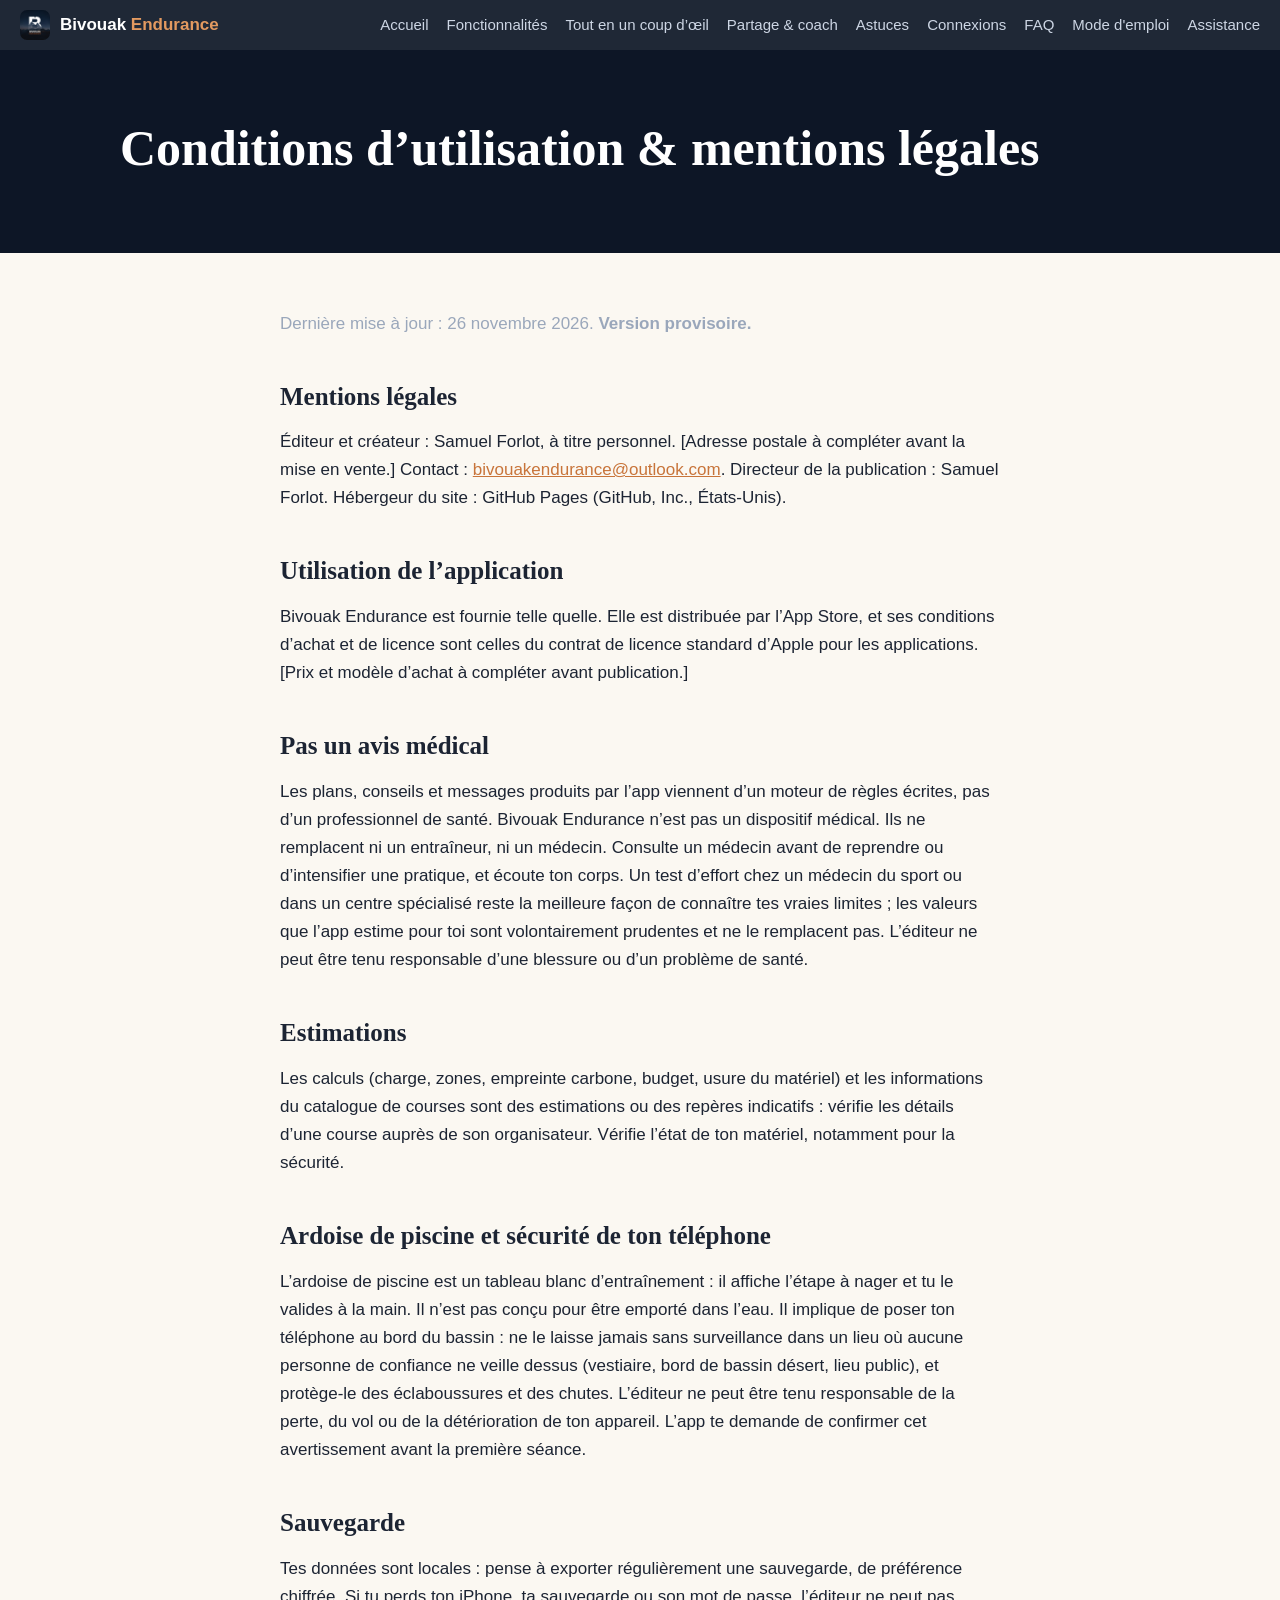
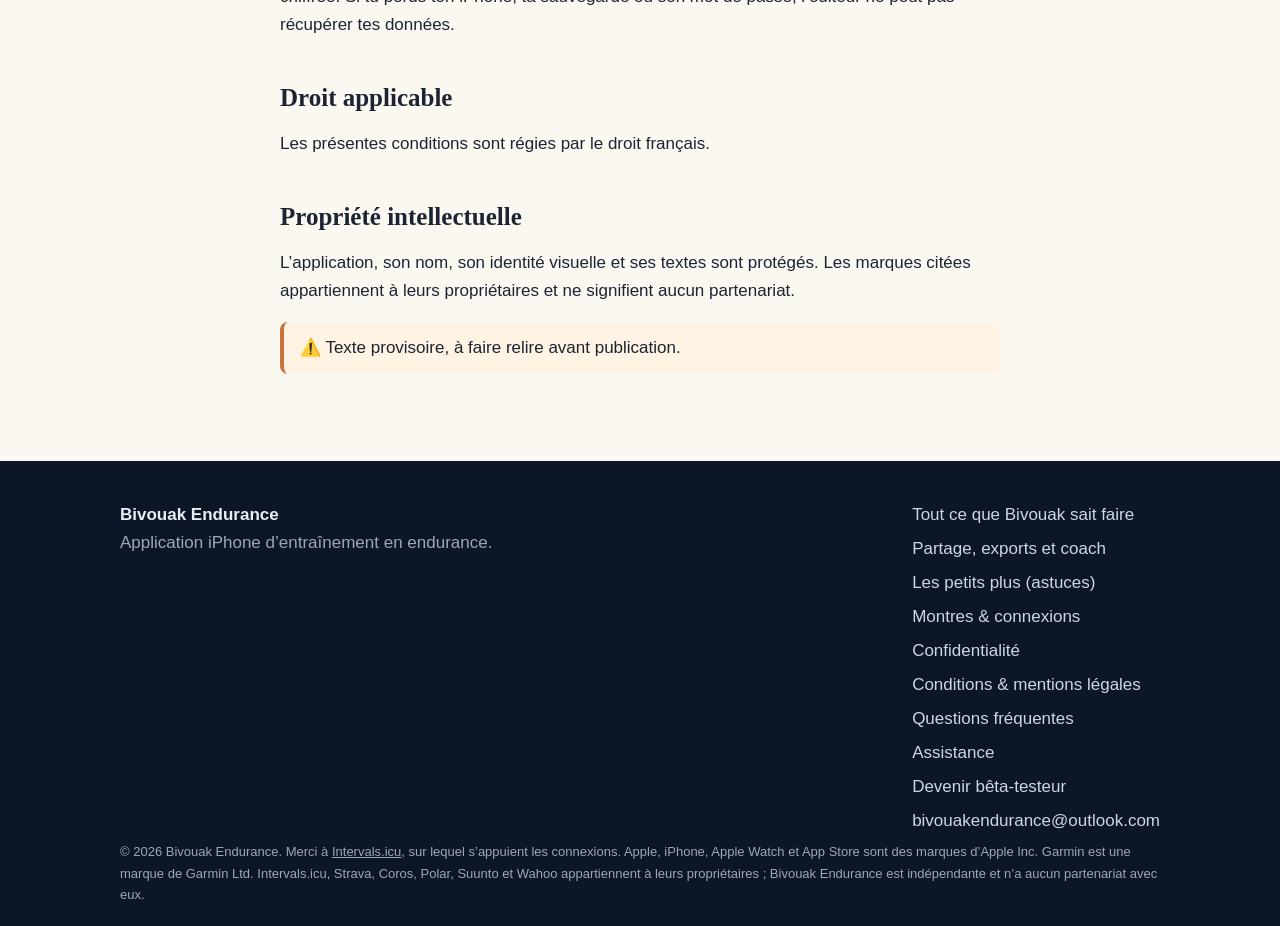
<file: conditions.html>
<!doctype html>
<html lang="fr"><head><meta charset="utf-8">
<meta name="viewport" content="width=device-width,initial-scale=1">
<title>Conditions &amp; mentions légales · Bivouak Endurance</title>
<meta name="description" content="Bivouak Endurance : l’application iPhone qui rassemble entraînement, forme, matériel et courses pour la course à pied, le trail, le vélo, la natation et le triathlon. Sans compte, sans cloud.">
<link rel="icon" type="image/png" href="img/favicon.png"><link rel="apple-touch-icon" href="img/apple-touch-icon.png">
<link rel="stylesheet" href="style.css"></head>
<body class="">
<header class="top"><a class="brand" href="index.html"><img src="img/favicon.png" alt="" width="30" height="30"><span>Bivouak <em>Endurance</em></span></a>
<nav><a href="index.html">Accueil</a><a href="fonctionnalites.html">Fonctionnalités</a><a href="tout-en-un.html">Tout en un coup d’œil</a><a href="partager.html">Partage & coach</a><a href="astuces.html">Astuces</a><a href="connexions.html">Connexions</a><a href="faq.html">FAQ</a><a href="mode-emploi.html">Mode d'emploi</a><a href="assistance.html">Assistance</a></nav></header>
<main><section class="pagehead"><div class="wrap"><h1>Conditions d’utilisation &amp; mentions légales</h1></div></section>
<div class="wrap legal"><p class="muted">Dernière mise à jour : 26 novembre 2026. <strong>Version provisoire.</strong></p>
<h2>Mentions légales</h2><p>Éditeur et créateur : Samuel Forlot, à titre personnel. [Adresse postale à compléter avant la mise en vente.] Contact : <a href="mailto:bivouakendurance@outlook.com">bivouakendurance@outlook.com</a>. Directeur de la publication : Samuel Forlot. Hébergeur du site : GitHub Pages (GitHub, Inc., États-Unis).</p>
<h2>Utilisation de l’application</h2><p>Bivouak Endurance est fournie telle quelle. Elle est distribuée par l’App Store, et ses conditions d’achat et de licence sont celles du contrat de licence standard d’Apple pour les applications. [Prix et modèle d’achat à compléter avant publication.]</p>
<h2>Pas un avis médical</h2><p>Les plans, conseils et messages produits par l’app viennent d’un moteur de règles écrites, pas d’un professionnel de santé. Bivouak Endurance n’est pas un dispositif médical. Ils ne remplacent ni un entraîneur, ni un médecin. Consulte un médecin avant de reprendre ou d’intensifier une pratique, et écoute ton corps. Un test d’effort chez un médecin du sport ou dans un centre spécialisé reste la meilleure façon de connaître tes vraies limites ; les valeurs que l’app estime pour toi sont volontairement prudentes et ne le remplacent pas. L’éditeur ne peut être tenu responsable d’une blessure ou d’un problème de santé.</p>
<h2>Estimations</h2><p>Les calculs (charge, zones, empreinte carbone, budget, usure du matériel) et les informations du catalogue de courses sont des estimations ou des repères indicatifs : vérifie les détails d’une course auprès de son organisateur. Vérifie l’état de ton matériel, notamment pour la sécurité.</p>
<h2>Ardoise de piscine et sécurité de ton téléphone</h2><p>L’ardoise de piscine est un tableau blanc d’entraînement : il affiche l’étape à nager et tu le valides à la main. Il n’est pas conçu pour être emporté dans l’eau. Il implique de poser ton téléphone au bord du bassin : ne le laisse jamais sans surveillance dans un lieu où aucune personne de confiance ne veille dessus (vestiaire, bord de bassin désert, lieu public), et protège-le des éclaboussures et des chutes. L’éditeur ne peut être tenu responsable de la perte, du vol ou de la détérioration de ton appareil. L’app te demande de confirmer cet avertissement avant la première séance.</p>
<h2>Sauvegarde</h2><p>Tes données sont locales : pense à exporter régulièrement une sauvegarde, de préférence chiffrée. Si tu perds ton iPhone, ta sauvegarde ou son mot de passe, l’éditeur ne peut pas récupérer tes données.</p>
<h2>Droit applicable</h2><p>Les présentes conditions sont régies par le droit français.</p>
<h2>Propriété intellectuelle</h2><p>L’application, son nom, son identité visuelle et ses textes sont protégés. Les marques citées appartiennent à leurs propriétaires et ne signifient aucun partenariat.</p>
<p class="note">⚠️ Texte provisoire, à faire relire avant publication.</p></div></main>
<footer><div class="wrap foot">
<div><strong>Bivouak Endurance</strong><br><span class="muted">Application iPhone d’entraînement en endurance.</span></div>
<div><a href="tout-en-un.html">Tout ce que Bivouak sait faire</a><a href="partager.html">Partage, exports et coach</a><a href="astuces.html">Les petits plus (astuces)</a><a href="connexions.html">Montres &amp; connexions</a><a href="confidentialite.html">Confidentialité</a><a href="conditions.html">Conditions &amp; mentions légales</a><a href="faq.html">Questions fréquentes</a><a href="assistance.html">Assistance</a><a href="beta.html">Devenir bêta-testeur</a><a href="mailto:bivouakendurance@outlook.com">bivouakendurance@outlook.com</a></div>
</div><p class="wrap tiny muted">© 2026 Bivouak Endurance. Merci à <a href="https://intervals.icu" rel="noopener">Intervals.icu</a>, sur lequel s’appuient les connexions. Apple, iPhone, Apple Watch et App Store sont des marques d’Apple Inc. Garmin est une marque de Garmin Ltd. Intervals.icu, Strava, Coros, Polar, Suunto et Wahoo appartiennent à leurs propriétaires ; Bivouak Endurance est indépendante et n’a aucun partenariat avec eux.</p></footer>
</body></html>
</file>
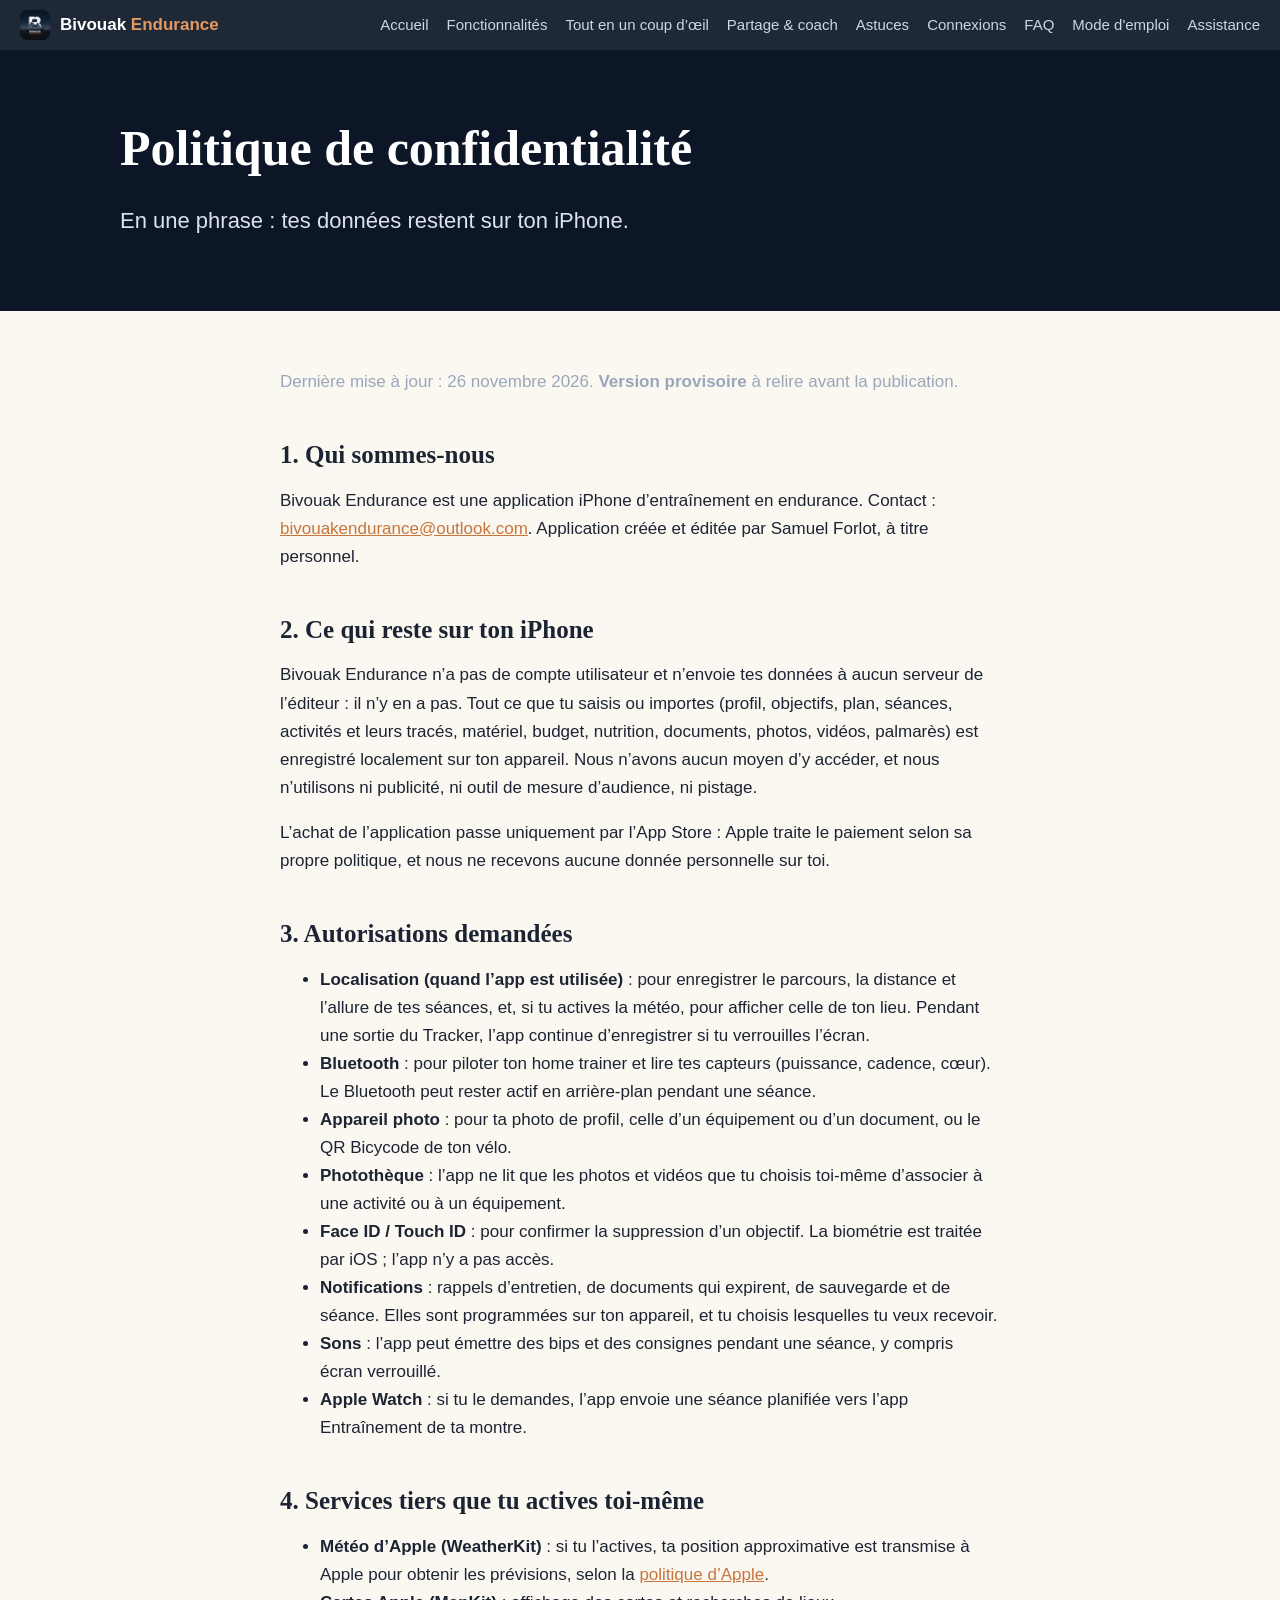
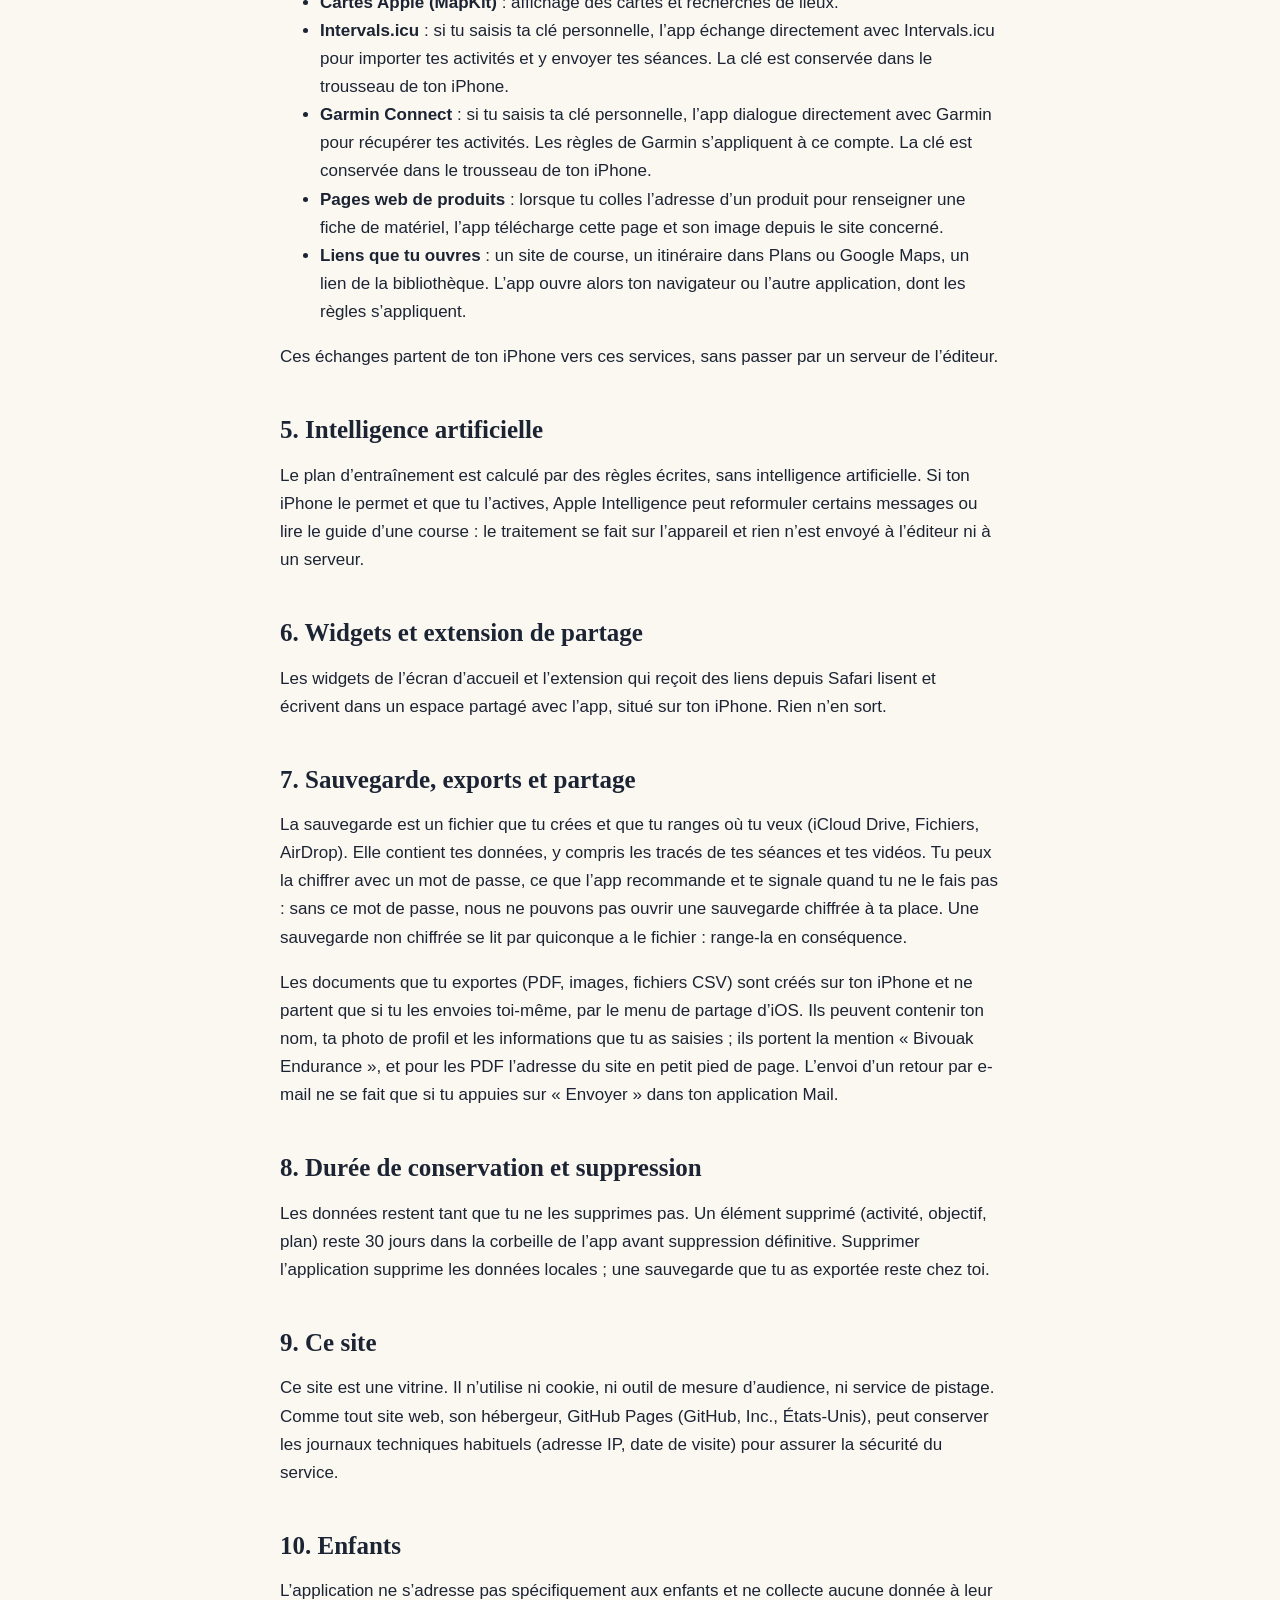
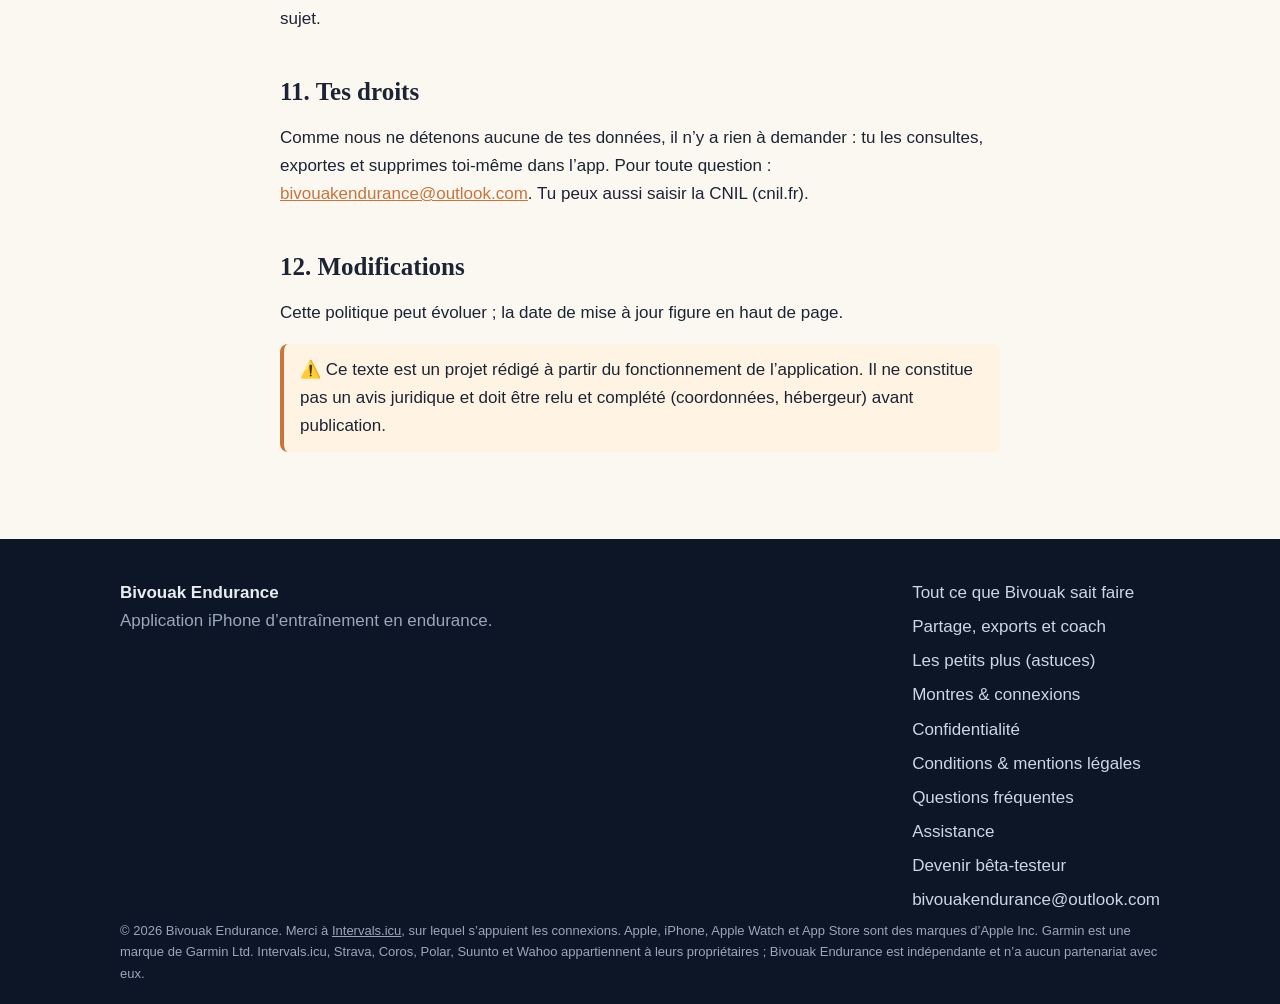
<file: confidentialite.html>
<!doctype html>
<html lang="fr"><head><meta charset="utf-8">
<meta name="viewport" content="width=device-width,initial-scale=1">
<title>Confidentialité · Bivouak Endurance</title>
<meta name="description" content="Bivouak Endurance : l’application iPhone qui rassemble entraînement, forme, matériel et courses pour la course à pied, le trail, le vélo, la natation et le triathlon. Sans compte, sans cloud.">
<link rel="icon" type="image/png" href="img/favicon.png"><link rel="apple-touch-icon" href="img/apple-touch-icon.png">
<link rel="stylesheet" href="style.css"></head>
<body class="">
<header class="top"><a class="brand" href="index.html"><img src="img/favicon.png" alt="" width="30" height="30"><span>Bivouak <em>Endurance</em></span></a>
<nav><a href="index.html">Accueil</a><a href="fonctionnalites.html">Fonctionnalités</a><a href="tout-en-un.html">Tout en un coup d’œil</a><a href="partager.html">Partage & coach</a><a href="astuces.html">Astuces</a><a href="connexions.html">Connexions</a><a href="faq.html">FAQ</a><a href="mode-emploi.html">Mode d'emploi</a><a href="assistance.html">Assistance</a></nav></header>
<main><section class="pagehead"><div class="wrap"><h1>Politique de confidentialité</h1><p class="lead">En une phrase : tes données restent sur ton iPhone.</p></div></section>
<div class="wrap legal">
<p class="muted">Dernière mise à jour : 26 novembre 2026. <strong>Version provisoire</strong> à relire avant la publication.</p>
<h2>1. Qui sommes-nous</h2><p>Bivouak Endurance est une application iPhone d’entraînement en endurance. Contact : <a href="mailto:bivouakendurance@outlook.com">bivouakendurance@outlook.com</a>. Application créée et éditée par Samuel Forlot, à titre personnel.</p>
<h2>2. Ce qui reste sur ton iPhone</h2><p>Bivouak Endurance n’a pas de compte utilisateur et n’envoie tes données à aucun serveur de l’éditeur : il n’y en a pas. Tout ce que tu saisis ou importes (profil, objectifs, plan, séances, activités et leurs tracés, matériel, budget, nutrition, documents, photos, vidéos, palmarès) est enregistré localement sur ton appareil. Nous n’avons aucun moyen d’y accéder, et nous n’utilisons ni publicité, ni outil de mesure d’audience, ni pistage.</p>
<p>L’achat de l’application passe uniquement par l’App Store : Apple traite le paiement selon sa propre politique, et nous ne recevons aucune donnée personnelle sur toi.</p>
<h2>3. Autorisations demandées</h2>
<ul><li><strong>Localisation (quand l’app est utilisée)</strong> : pour enregistrer le parcours, la distance et l’allure de tes séances, et, si tu actives la météo, pour afficher celle de ton lieu. Pendant une sortie du Tracker, l’app continue d’enregistrer si tu verrouilles l’écran.</li>
<li><strong>Bluetooth</strong> : pour piloter ton home trainer et lire tes capteurs (puissance, cadence, cœur). Le Bluetooth peut rester actif en arrière-plan pendant une séance.</li>
<li><strong>Appareil photo</strong> : pour ta photo de profil, celle d’un équipement ou d’un document, ou le QR Bicycode de ton vélo.</li>
<li><strong>Photothèque</strong> : l’app ne lit que les photos et vidéos que tu choisis toi-même d’associer à une activité ou à un équipement.</li>
<li><strong>Face ID / Touch ID</strong> : pour confirmer la suppression d’un objectif. La biométrie est traitée par iOS ; l’app n’y a pas accès.</li>
<li><strong>Notifications</strong> : rappels d’entretien, de documents qui expirent, de sauvegarde et de séance. Elles sont programmées sur ton appareil, et tu choisis lesquelles tu veux recevoir.</li>
<li><strong>Sons</strong> : l’app peut émettre des bips et des consignes pendant une séance, y compris écran verrouillé.</li>
<li><strong>Apple Watch</strong> : si tu le demandes, l’app envoie une séance planifiée vers l’app Entraînement de ta montre.</li></ul>
<h2>4. Services tiers que tu actives toi-même</h2>
<ul><li><strong>Météo d’Apple (WeatherKit)</strong> : si tu l’actives, ta position approximative est transmise à Apple pour obtenir les prévisions, selon la <a href="https://www.apple.com/legal/privacy/fr-ww/">politique d’Apple</a>.</li>
<li><strong>Cartes Apple (MapKit)</strong> : affichage des cartes et recherches de lieux.</li>
<li><strong>Intervals.icu</strong> : si tu saisis ta clé personnelle, l’app échange directement avec Intervals.icu pour importer tes activités et y envoyer tes séances. La clé est conservée dans le trousseau de ton iPhone.</li>
<li><strong>Garmin Connect</strong> : si tu saisis ta clé personnelle, l’app dialogue directement avec Garmin pour récupérer tes activités. Les règles de Garmin s’appliquent à ce compte. La clé est conservée dans le trousseau de ton iPhone.</li>
<li><strong>Pages web de produits</strong> : lorsque tu colles l’adresse d’un produit pour renseigner une fiche de matériel, l’app télécharge cette page et son image depuis le site concerné.</li>
<li><strong>Liens que tu ouvres</strong> : un site de course, un itinéraire dans Plans ou Google Maps, un lien de la bibliothèque. L’app ouvre alors ton navigateur ou l’autre application, dont les règles s’appliquent.</li></ul>
<p>Ces échanges partent de ton iPhone vers ces services, sans passer par un serveur de l’éditeur.</p>
<h2>5. Intelligence artificielle</h2><p>Le plan d’entraînement est calculé par des règles écrites, sans intelligence artificielle. Si ton iPhone le permet et que tu l’actives, Apple Intelligence peut reformuler certains messages ou lire le guide d’une course : le traitement se fait sur l’appareil et rien n’est envoyé à l’éditeur ni à un serveur.</p>
<h2>6. Widgets et extension de partage</h2><p>Les widgets de l’écran d’accueil et l’extension qui reçoit des liens depuis Safari lisent et écrivent dans un espace partagé avec l’app, situé sur ton iPhone. Rien n’en sort.</p>
<h2>7. Sauvegarde, exports et partage</h2><p>La sauvegarde est un fichier que tu crées et que tu ranges où tu veux (iCloud Drive, Fichiers, AirDrop). Elle contient tes données, y compris les tracés de tes séances et tes vidéos. Tu peux la chiffrer avec un mot de passe, ce que l’app recommande et te signale quand tu ne le fais pas : sans ce mot de passe, nous ne pouvons pas ouvrir une sauvegarde chiffrée à ta place. Une sauvegarde non chiffrée se lit par quiconque a le fichier : range-la en conséquence.</p>
<p>Les documents que tu exportes (PDF, images, fichiers CSV) sont créés sur ton iPhone et ne partent que si tu les envoies toi-même, par le menu de partage d’iOS. Ils peuvent contenir ton nom, ta photo de profil et les informations que tu as saisies ; ils portent la mention « Bivouak Endurance », et pour les PDF l’adresse du site en petit pied de page. L’envoi d’un retour par e-mail ne se fait que si tu appuies sur « Envoyer » dans ton application Mail.</p>
<h2>8. Durée de conservation et suppression</h2><p>Les données restent tant que tu ne les supprimes pas. Un élément supprimé (activité, objectif, plan) reste 30 jours dans la corbeille de l’app avant suppression définitive. Supprimer l’application supprime les données locales ; une sauvegarde que tu as exportée reste chez toi.</p>
<h2>9. Ce site</h2><p>Ce site est une vitrine. Il n’utilise ni cookie, ni outil de mesure d’audience, ni service de pistage. Comme tout site web, son hébergeur, GitHub Pages (GitHub, Inc., États-Unis), peut conserver les journaux techniques habituels (adresse IP, date de visite) pour assurer la sécurité du service.</p>
<h2>10. Enfants</h2><p>L’application ne s’adresse pas spécifiquement aux enfants et ne collecte aucune donnée à leur sujet.</p>
<h2>11. Tes droits</h2><p>Comme nous ne détenons aucune de tes données, il n’y a rien à demander : tu les consultes, exportes et supprimes toi-même dans l’app. Pour toute question : <a href="mailto:bivouakendurance@outlook.com">bivouakendurance@outlook.com</a>. Tu peux aussi saisir la CNIL (cnil.fr).</p>
<h2>12. Modifications</h2><p>Cette politique peut évoluer ; la date de mise à jour figure en haut de page.</p>
<p class="note">⚠️ Ce texte est un projet rédigé à partir du fonctionnement de l’application. Il ne constitue pas un avis juridique et doit être relu et complété (coordonnées, hébergeur) avant publication.</p></div></main>
<footer><div class="wrap foot">
<div><strong>Bivouak Endurance</strong><br><span class="muted">Application iPhone d’entraînement en endurance.</span></div>
<div><a href="tout-en-un.html">Tout ce que Bivouak sait faire</a><a href="partager.html">Partage, exports et coach</a><a href="astuces.html">Les petits plus (astuces)</a><a href="connexions.html">Montres &amp; connexions</a><a href="confidentialite.html">Confidentialité</a><a href="conditions.html">Conditions &amp; mentions légales</a><a href="faq.html">Questions fréquentes</a><a href="assistance.html">Assistance</a><a href="beta.html">Devenir bêta-testeur</a><a href="mailto:bivouakendurance@outlook.com">bivouakendurance@outlook.com</a></div>
</div><p class="wrap tiny muted">© 2026 Bivouak Endurance. Merci à <a href="https://intervals.icu" rel="noopener">Intervals.icu</a>, sur lequel s’appuient les connexions. Apple, iPhone, Apple Watch et App Store sont des marques d’Apple Inc. Garmin est une marque de Garmin Ltd. Intervals.icu, Strava, Coros, Polar, Suunto et Wahoo appartiennent à leurs propriétaires ; Bivouak Endurance est indépendante et n’a aucun partenariat avec eux.</p></footer>
</body></html>
</file>
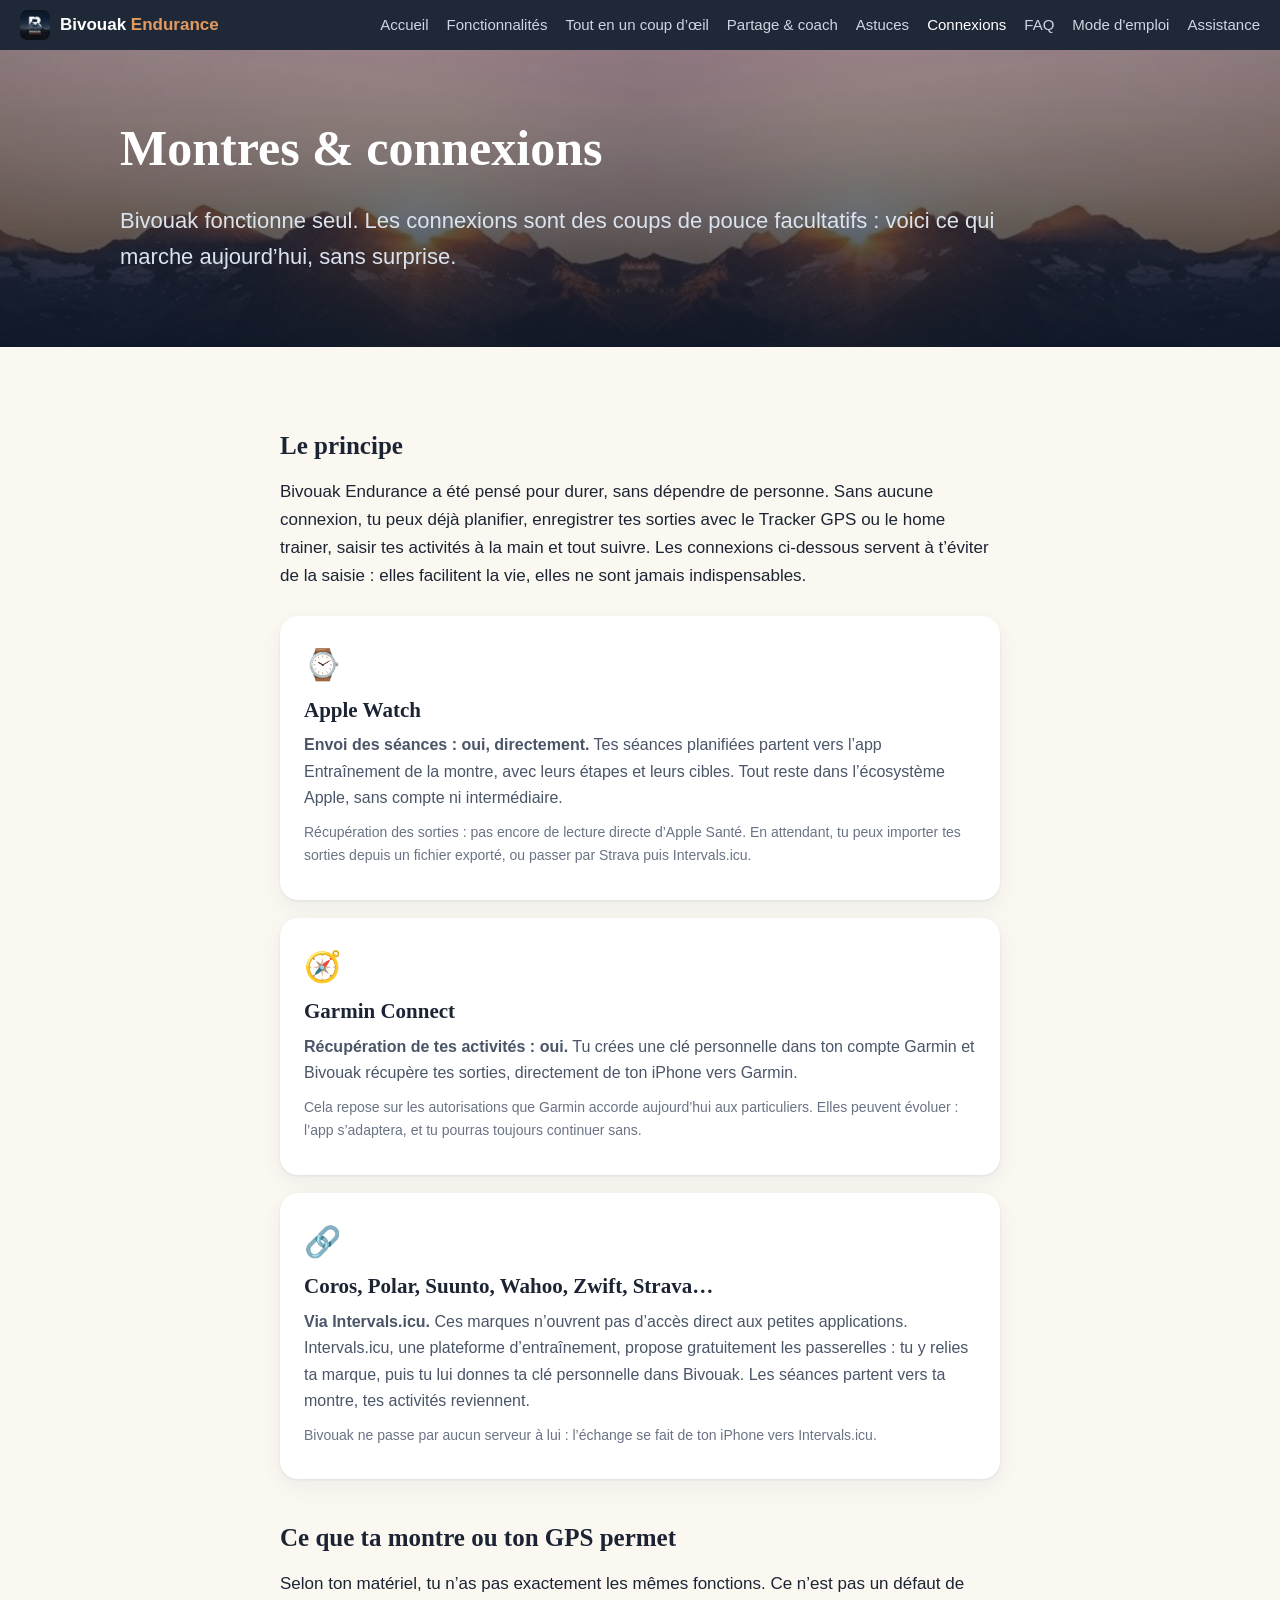
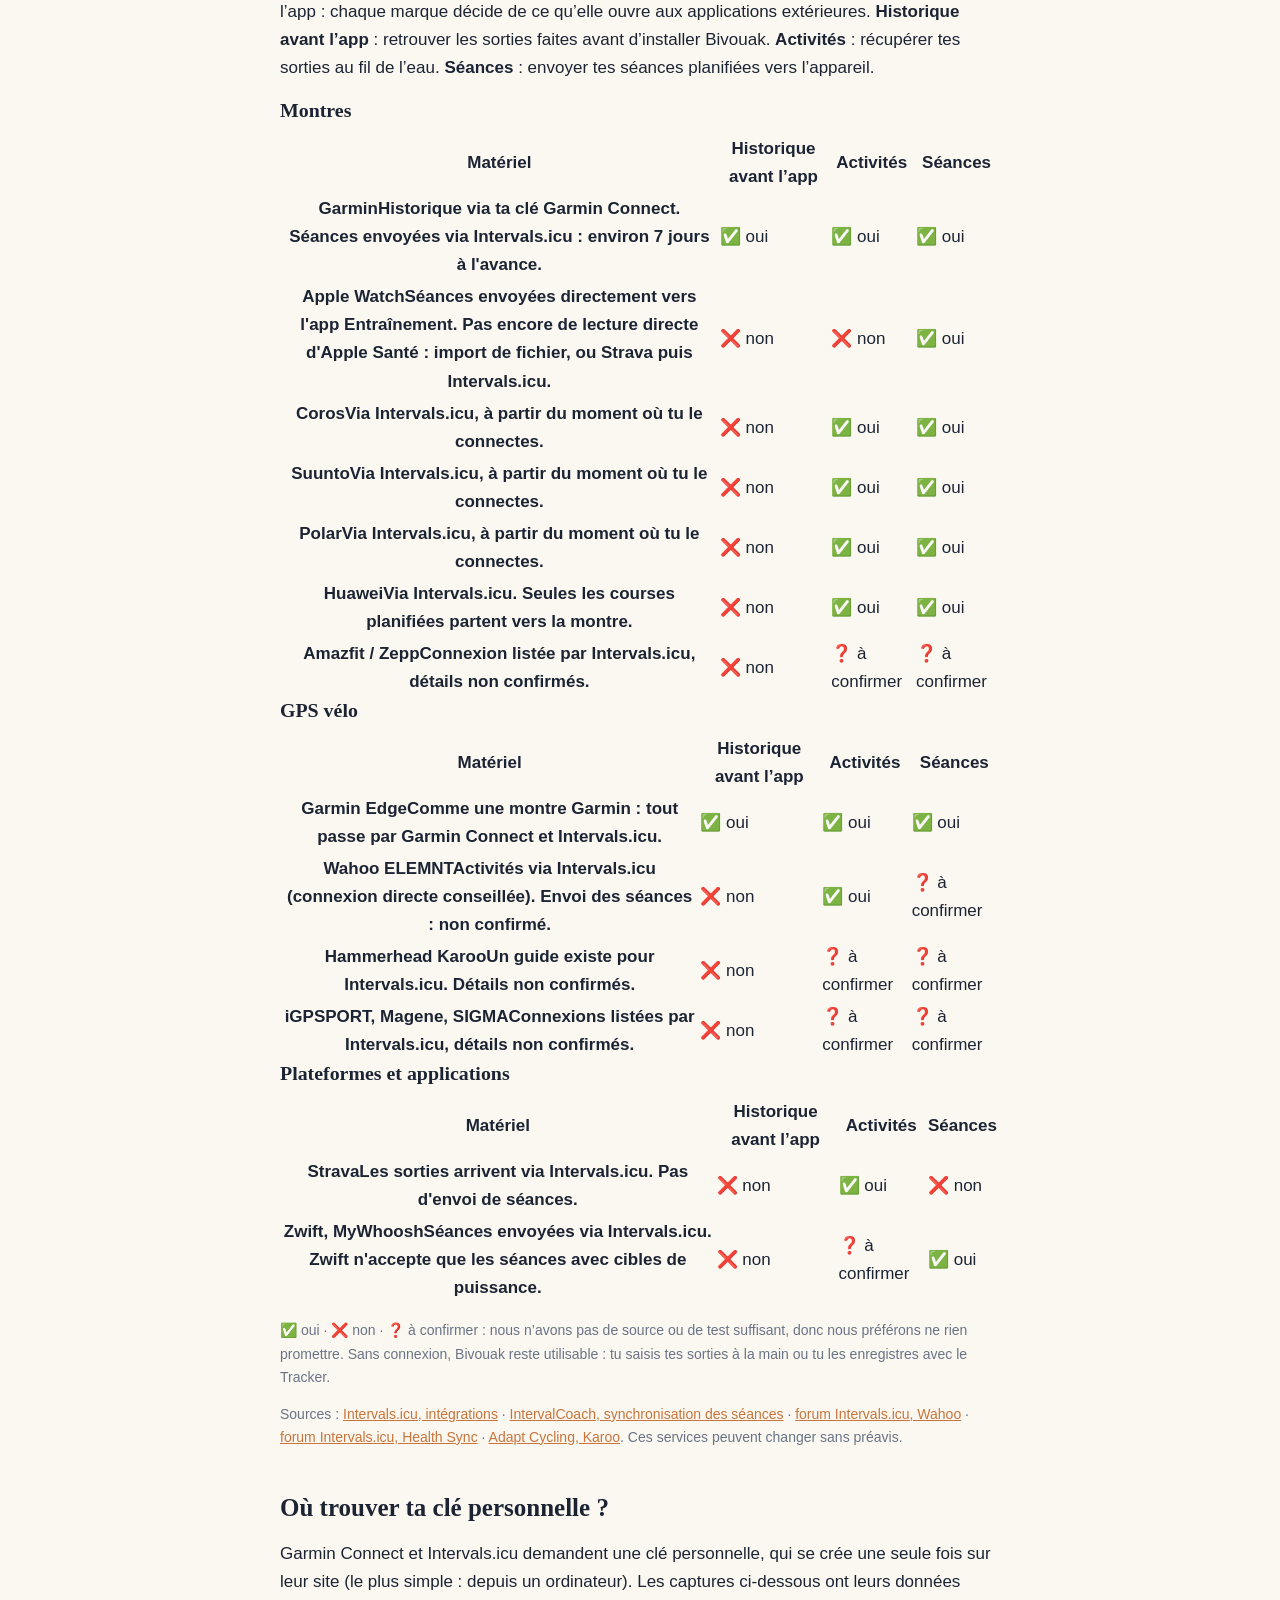
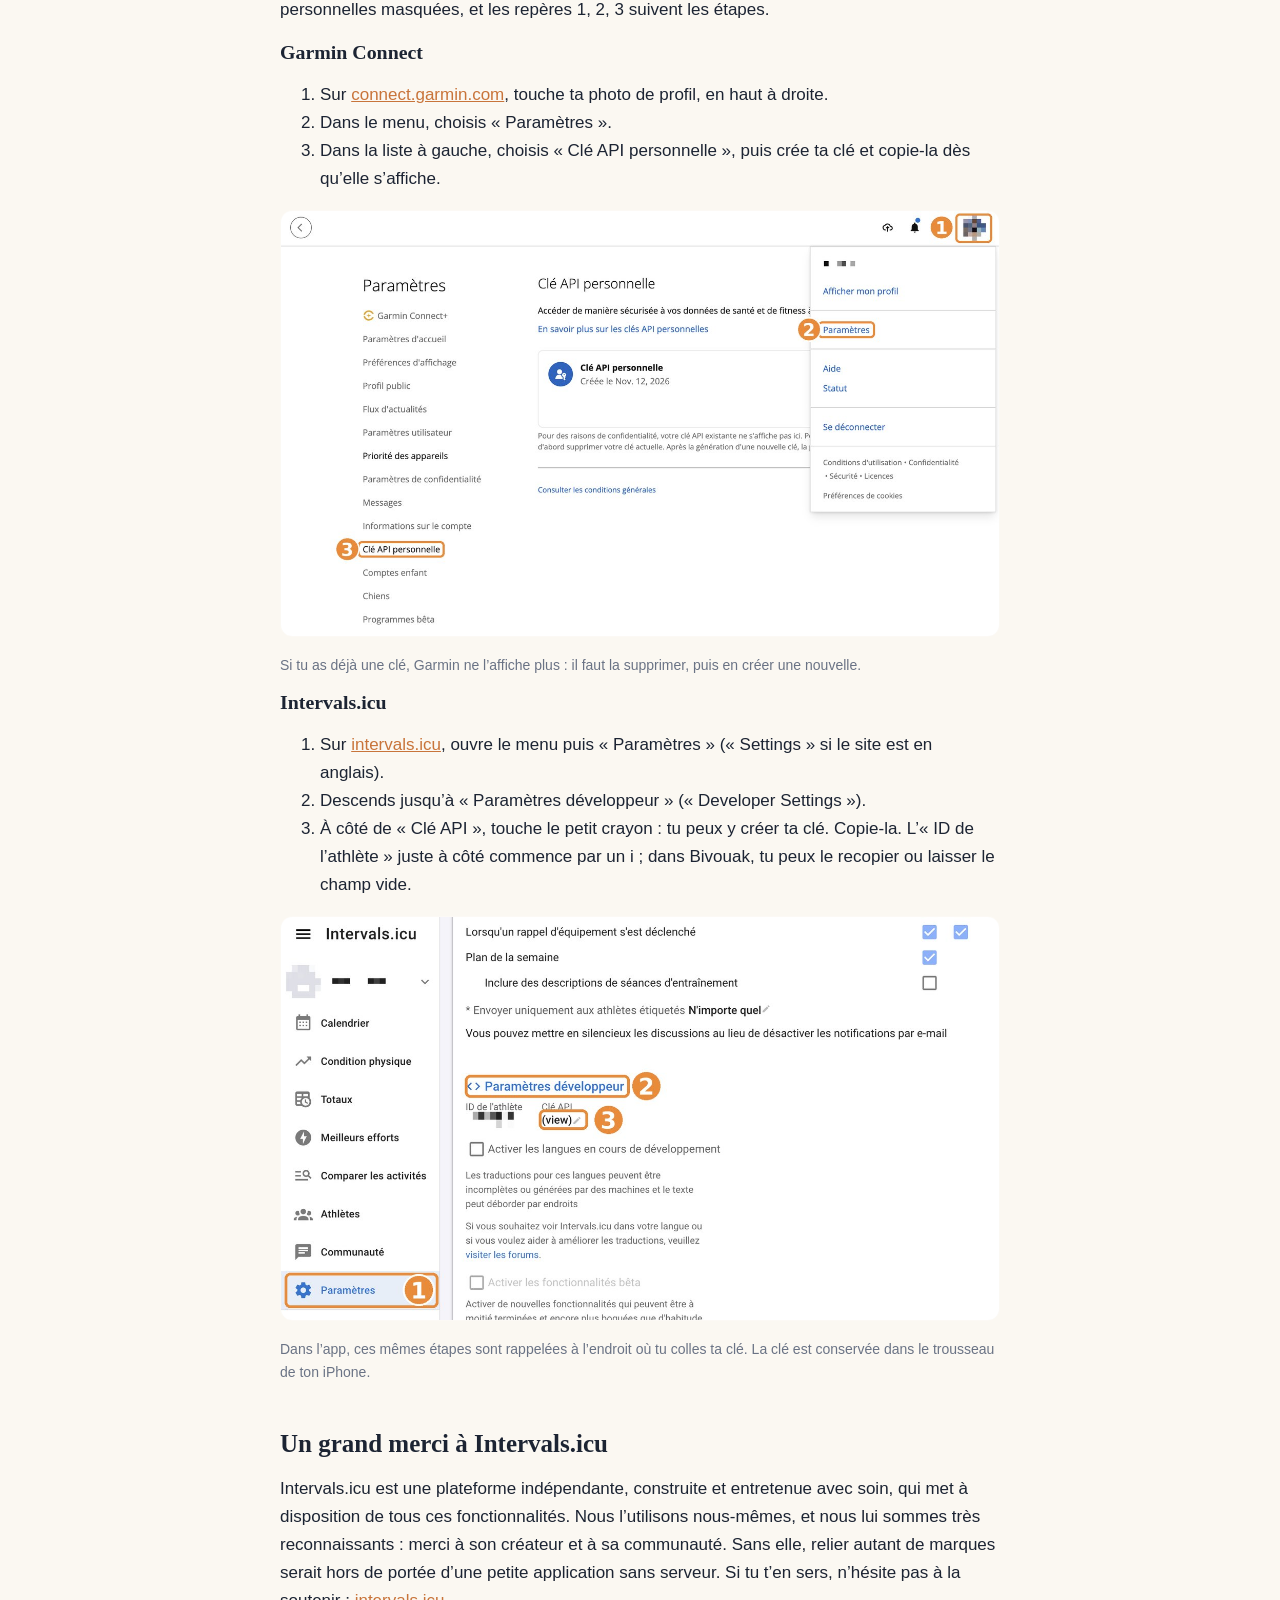
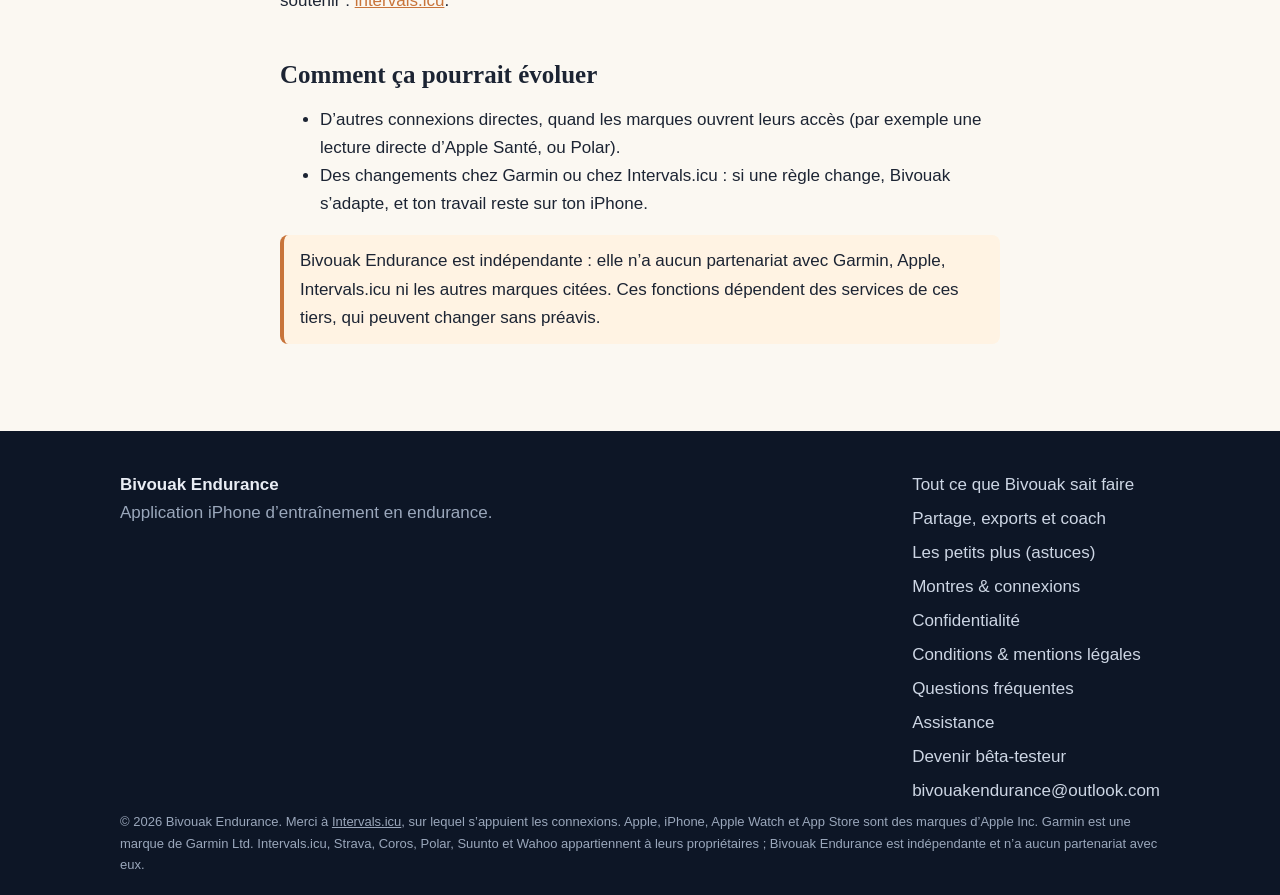
<file: connexions.html>
<!doctype html>
<html lang="fr"><head><meta charset="utf-8">
<meta name="viewport" content="width=device-width,initial-scale=1">
<title>Montres &amp; connexions · Bivouak Endurance</title>
<meta name="description" content="Apple Watch, Garmin Connect et Intervals.icu : ce qui fonctionne aujourd’hui avec Bivouak Endurance, et comment ça peut évoluer.">
<link rel="icon" type="image/png" href="img/favicon.png"><link rel="apple-touch-icon" href="img/apple-touch-icon.png">
<link rel="stylesheet" href="style.css"></head>
<body class="">
<header class="top"><a class="brand" href="index.html"><img src="img/favicon.png" alt="" width="30" height="30"><span>Bivouak <em>Endurance</em></span></a>
<nav><a href="index.html">Accueil</a><a href="fonctionnalites.html">Fonctionnalités</a><a href="tout-en-un.html">Tout en un coup d’œil</a><a href="partager.html">Partage & coach</a><a href="astuces.html">Astuces</a><a href="connexions.html" aria-current=page>Connexions</a><a href="faq.html">FAQ</a><a href="mode-emploi.html">Mode d'emploi</a><a href="assistance.html">Assistance</a></nav></header>
<main><section class="pagehead" style="--bg:url(img/band-sunrise.jpg)"><div class="wrap"><h1>Montres &amp; connexions</h1><p class="lead">Bivouak fonctionne seul. Les connexions sont des coups de pouce facultatifs : voici ce qui marche aujourd’hui, sans surprise.</p></div></section>
<div class="wrap legal conn">
<h2>Le principe</h2>
<p>Bivouak Endurance a été pensé pour durer, sans dépendre de personne. Sans aucune connexion, tu peux déjà planifier, enregistrer tes sorties avec le Tracker GPS ou le home trainer, saisir tes activités à la main et tout suivre. Les connexions ci-dessous servent à t’éviter de la saisie : elles facilitent la vie, elles ne sont jamais indispensables.</p>
<div class="devs">
<article class="card"><div class="ico">⌚</div><h3>Apple Watch</h3><p><strong>Envoi des séances : oui, directement.</strong> Tes séances planifiées partent vers l’app Entraînement de la montre, avec leurs étapes et leurs cibles. Tout reste dans l’écosystème Apple, sans compte ni intermédiaire.</p><p class="small">Récupération des sorties : pas encore de lecture directe d’Apple Santé. En attendant, tu peux importer tes sorties depuis un fichier exporté, ou passer par Strava puis Intervals.icu.</p></article>
<article class="card"><div class="ico">🧭</div><h3>Garmin Connect</h3><p><strong>Récupération de tes activités : oui.</strong> Tu crées une clé personnelle dans ton compte Garmin et Bivouak récupère tes sorties, directement de ton iPhone vers Garmin.</p><p class="small">Cela repose sur les autorisations que Garmin accorde aujourd’hui aux particuliers. Elles peuvent évoluer : l’app s’adaptera, et tu pourras toujours continuer sans.</p></article>
<article class="card"><div class="ico">🔗</div><h3>Coros, Polar, Suunto, Wahoo, Zwift, Strava…</h3><p><strong>Via Intervals.icu.</strong> Ces marques n’ouvrent pas d’accès direct aux petites applications. Intervals.icu, une plateforme d’entraînement, propose gratuitement les passerelles : tu y relies ta marque, puis tu lui donnes ta clé personnelle dans Bivouak. Les séances partent vers ta montre, tes activités reviennent.</p><p class="small">Bivouak ne passe par aucun serveur à lui : l’échange se fait de ton iPhone vers Intervals.icu.</p></article>
</div>
<h2>Ce que ta montre ou ton GPS permet</h2>
<p>Selon ton matériel, tu n’as pas exactement les mêmes fonctions. Ce n’est pas un défaut de l’app : chaque marque décide de ce qu’elle ouvre aux applications extérieures. <strong>Historique avant l’app</strong> : retrouver les sorties faites avant d’installer Bivouak. <strong>Activités</strong> : récupérer tes sorties au fil de l’eau. <strong>Séances</strong> : envoyer tes séances planifiées vers l’appareil.</p>
<h3>Montres</h3><div class="tw"><table class="compat"><thead><tr><th>Matériel</th><th>Historique avant l’app</th><th>Activités</th><th>Séances</th></tr></thead><tbody>
<tr><th scope="row">Garmin<span class="rem">Historique via ta clé Garmin Connect. Séances envoyées via Intervals.icu : environ 7 jours à l&#x27;avance.</span></th><td class="c-y">✅ oui</td><td class="c-y">✅ oui</td><td class="c-y">✅ oui</td></tr>
<tr><th scope="row">Apple Watch<span class="rem">Séances envoyées directement vers l&#x27;app Entraînement. Pas encore de lecture directe d&#x27;Apple Santé : import de fichier, ou Strava puis Intervals.icu.</span></th><td class="c-n">❌ non</td><td class="c-n">❌ non</td><td class="c-y">✅ oui</td></tr>
<tr><th scope="row">Coros<span class="rem">Via Intervals.icu, à partir du moment où tu le connectes.</span></th><td class="c-n">❌ non</td><td class="c-y">✅ oui</td><td class="c-y">✅ oui</td></tr>
<tr><th scope="row">Suunto<span class="rem">Via Intervals.icu, à partir du moment où tu le connectes.</span></th><td class="c-n">❌ non</td><td class="c-y">✅ oui</td><td class="c-y">✅ oui</td></tr>
<tr><th scope="row">Polar<span class="rem">Via Intervals.icu, à partir du moment où tu le connectes.</span></th><td class="c-n">❌ non</td><td class="c-y">✅ oui</td><td class="c-y">✅ oui</td></tr>
<tr><th scope="row">Huawei<span class="rem">Via Intervals.icu. Seules les courses planifiées partent vers la montre.</span></th><td class="c-n">❌ non</td><td class="c-y">✅ oui</td><td class="c-y">✅ oui</td></tr>
<tr><th scope="row">Amazfit / Zepp<span class="rem">Connexion listée par Intervals.icu, détails non confirmés.</span></th><td class="c-n">❌ non</td><td class="c-q">❓ à confirmer</td><td class="c-q">❓ à confirmer</td></tr>
</tbody></table></div>
<h3>GPS vélo</h3><div class="tw"><table class="compat"><thead><tr><th>Matériel</th><th>Historique avant l’app</th><th>Activités</th><th>Séances</th></tr></thead><tbody>
<tr><th scope="row">Garmin Edge<span class="rem">Comme une montre Garmin : tout passe par Garmin Connect et Intervals.icu.</span></th><td class="c-y">✅ oui</td><td class="c-y">✅ oui</td><td class="c-y">✅ oui</td></tr>
<tr><th scope="row">Wahoo ELEMNT<span class="rem">Activités via Intervals.icu (connexion directe conseillée). Envoi des séances : non confirmé.</span></th><td class="c-n">❌ non</td><td class="c-y">✅ oui</td><td class="c-q">❓ à confirmer</td></tr>
<tr><th scope="row">Hammerhead Karoo<span class="rem">Un guide existe pour Intervals.icu. Détails non confirmés.</span></th><td class="c-n">❌ non</td><td class="c-q">❓ à confirmer</td><td class="c-q">❓ à confirmer</td></tr>
<tr><th scope="row">iGPSPORT, Magene, SIGMA<span class="rem">Connexions listées par Intervals.icu, détails non confirmés.</span></th><td class="c-n">❌ non</td><td class="c-q">❓ à confirmer</td><td class="c-q">❓ à confirmer</td></tr>
</tbody></table></div>
<h3>Plateformes et applications</h3><div class="tw"><table class="compat"><thead><tr><th>Matériel</th><th>Historique avant l’app</th><th>Activités</th><th>Séances</th></tr></thead><tbody>
<tr><th scope="row">Strava<span class="rem">Les sorties arrivent via Intervals.icu. Pas d&#x27;envoi de séances.</span></th><td class="c-n">❌ non</td><td class="c-y">✅ oui</td><td class="c-n">❌ non</td></tr>
<tr><th scope="row">Zwift, MyWhoosh<span class="rem">Séances envoyées via Intervals.icu. Zwift n&#x27;accepte que les séances avec cibles de puissance.</span></th><td class="c-n">❌ non</td><td class="c-q">❓ à confirmer</td><td class="c-y">✅ oui</td></tr>
</tbody></table></div>
<p class="small">✅ oui · ❌ non · ❓ à confirmer : nous n’avons pas de source ou de test suffisant, donc nous préférons ne rien promettre. Sans connexion, Bivouak reste utilisable : tu saisis tes sorties à la main ou tu les enregistres avec le Tracker.</p>
<p class="small">Sources : <a href="https://www.intervals.icu/integrations/" rel="noopener">Intervals.icu, intégrations</a> · <a href="https://docs.intervalcoach.app/articles/9507601-syncing-workouts-to-your-devices-and-apps" rel="noopener">IntervalCoach, synchronisation des séances</a> · <a href="https://forum.intervals.icu/t/best-way-to-sync-data-collected-from-wahoo/113409" rel="noopener">forum Intervals.icu, Wahoo</a> · <a href="https://forum.intervals.icu/t/health-sync-now-supports-intervals-icu/92287" rel="noopener">forum Intervals.icu, Health Sync</a> · <a href="https://www.adaptcycling.com/guides/intervals-icu-karoo-workout-sync" rel="noopener">Adapt Cycling, Karoo</a>. Ces services peuvent changer sans préavis.</p>
<h2 id="cle">Où trouver ta clé personnelle ?</h2>
<p>Garmin Connect et Intervals.icu demandent une clé personnelle, qui se crée une seule fois sur leur site (le plus simple : depuis un ordinateur). Les captures ci-dessous ont leurs données personnelles masquées, et les repères 1, 2, 3 suivent les étapes.</p>
<h3>Garmin Connect</h3>
<ol><li>Sur <a href="https://connect.garmin.com/app/settings/personalApiToken" rel="noopener" target="_blank">connect.garmin.com</a>, touche ta photo de profil, en haut à droite.</li>
<li>Dans le menu, choisis « Paramètres ».</li>
<li>Dans la liste à gauche, choisis « Clé API personnelle », puis crée ta clé et copie-la dès qu’elle s’affiche.</li></ol>
<p><img src="img/guide-garmin.jpg" alt="Garmin Connect : 1 photo de profil, 2 Paramètres, 3 Clé API personnelle" width="1400" height="823" loading="lazy" style="max-width:100%;height:auto;border-radius:12px;border:1px solid rgba(255,255,255,.18)"></p>
<p class="small">Si tu as déjà une clé, Garmin ne l’affiche plus : il faut la supprimer, puis en créer une nouvelle.</p>
<h3>Intervals.icu</h3>
<ol><li>Sur <a href="https://intervals.icu/settings" rel="noopener" target="_blank">intervals.icu</a>, ouvre le menu puis « Paramètres » (« Settings » si le site est en anglais).</li>
<li>Descends jusqu’à « Paramètres développeur » (« Developer Settings »).</li>
<li>À côté de « Clé API », touche le petit crayon : tu peux y créer ta clé. Copie-la. L’« ID de l’athlète » juste à côté commence par un i ; dans Bivouak, tu peux le recopier ou laisser le champ vide.</li></ol>
<p><img src="img/guide-intervals.jpg" alt="Intervals.icu : 1 Paramètres, 2 Paramètres développeur, 3 Clé API" width="1400" height="786" loading="lazy" style="max-width:100%;height:auto;border-radius:12px;border:1px solid rgba(255,255,255,.18)"></p>
<p class="small">Dans l’app, ces mêmes étapes sont rappelées à l’endroit où tu colles ta clé. La clé est conservée dans le trousseau de ton iPhone.</p>
<h2>Un grand merci à Intervals.icu</h2>
<p>Intervals.icu est une plateforme indépendante, construite et entretenue avec soin, qui met à disposition de tous ces fonctionnalités. Nous l’utilisons nous-mêmes, et nous lui sommes très reconnaissants : merci à son créateur et à sa communauté. Sans elle, relier autant de marques serait hors de portée d’une petite application sans serveur. Si tu t’en sers, n’hésite pas à la soutenir : <a href="https://intervals.icu" rel="noopener">intervals.icu</a>.</p>
<h2>Comment ça pourrait évoluer</h2>
<ul><li>D’autres connexions directes, quand les marques ouvrent leurs accès (par exemple une lecture directe d’Apple Santé, ou Polar).</li>
<li>Des changements chez Garmin ou chez Intervals.icu : si une règle change, Bivouak s’adapte, et ton travail reste sur ton iPhone.</li></ul>
<p class="note">Bivouak Endurance est indépendante : elle n’a aucun partenariat avec Garmin, Apple, Intervals.icu ni les autres marques citées. Ces fonctions dépendent des services de ces tiers, qui peuvent changer sans préavis.</p>
</div></main>
<footer><div class="wrap foot">
<div><strong>Bivouak Endurance</strong><br><span class="muted">Application iPhone d’entraînement en endurance.</span></div>
<div><a href="tout-en-un.html">Tout ce que Bivouak sait faire</a><a href="partager.html">Partage, exports et coach</a><a href="astuces.html">Les petits plus (astuces)</a><a href="connexions.html">Montres &amp; connexions</a><a href="confidentialite.html">Confidentialité</a><a href="conditions.html">Conditions &amp; mentions légales</a><a href="faq.html">Questions fréquentes</a><a href="assistance.html">Assistance</a><a href="beta.html">Devenir bêta-testeur</a><a href="mailto:bivouakendurance@outlook.com">bivouakendurance@outlook.com</a></div>
</div><p class="wrap tiny muted">© 2026 Bivouak Endurance. Merci à <a href="https://intervals.icu" rel="noopener">Intervals.icu</a>, sur lequel s’appuient les connexions. Apple, iPhone, Apple Watch et App Store sont des marques d’Apple Inc. Garmin est une marque de Garmin Ltd. Intervals.icu, Strava, Coros, Polar, Suunto et Wahoo appartiennent à leurs propriétaires ; Bivouak Endurance est indépendante et n’a aucun partenariat avec eux.</p></footer>
</body></html>
</file>
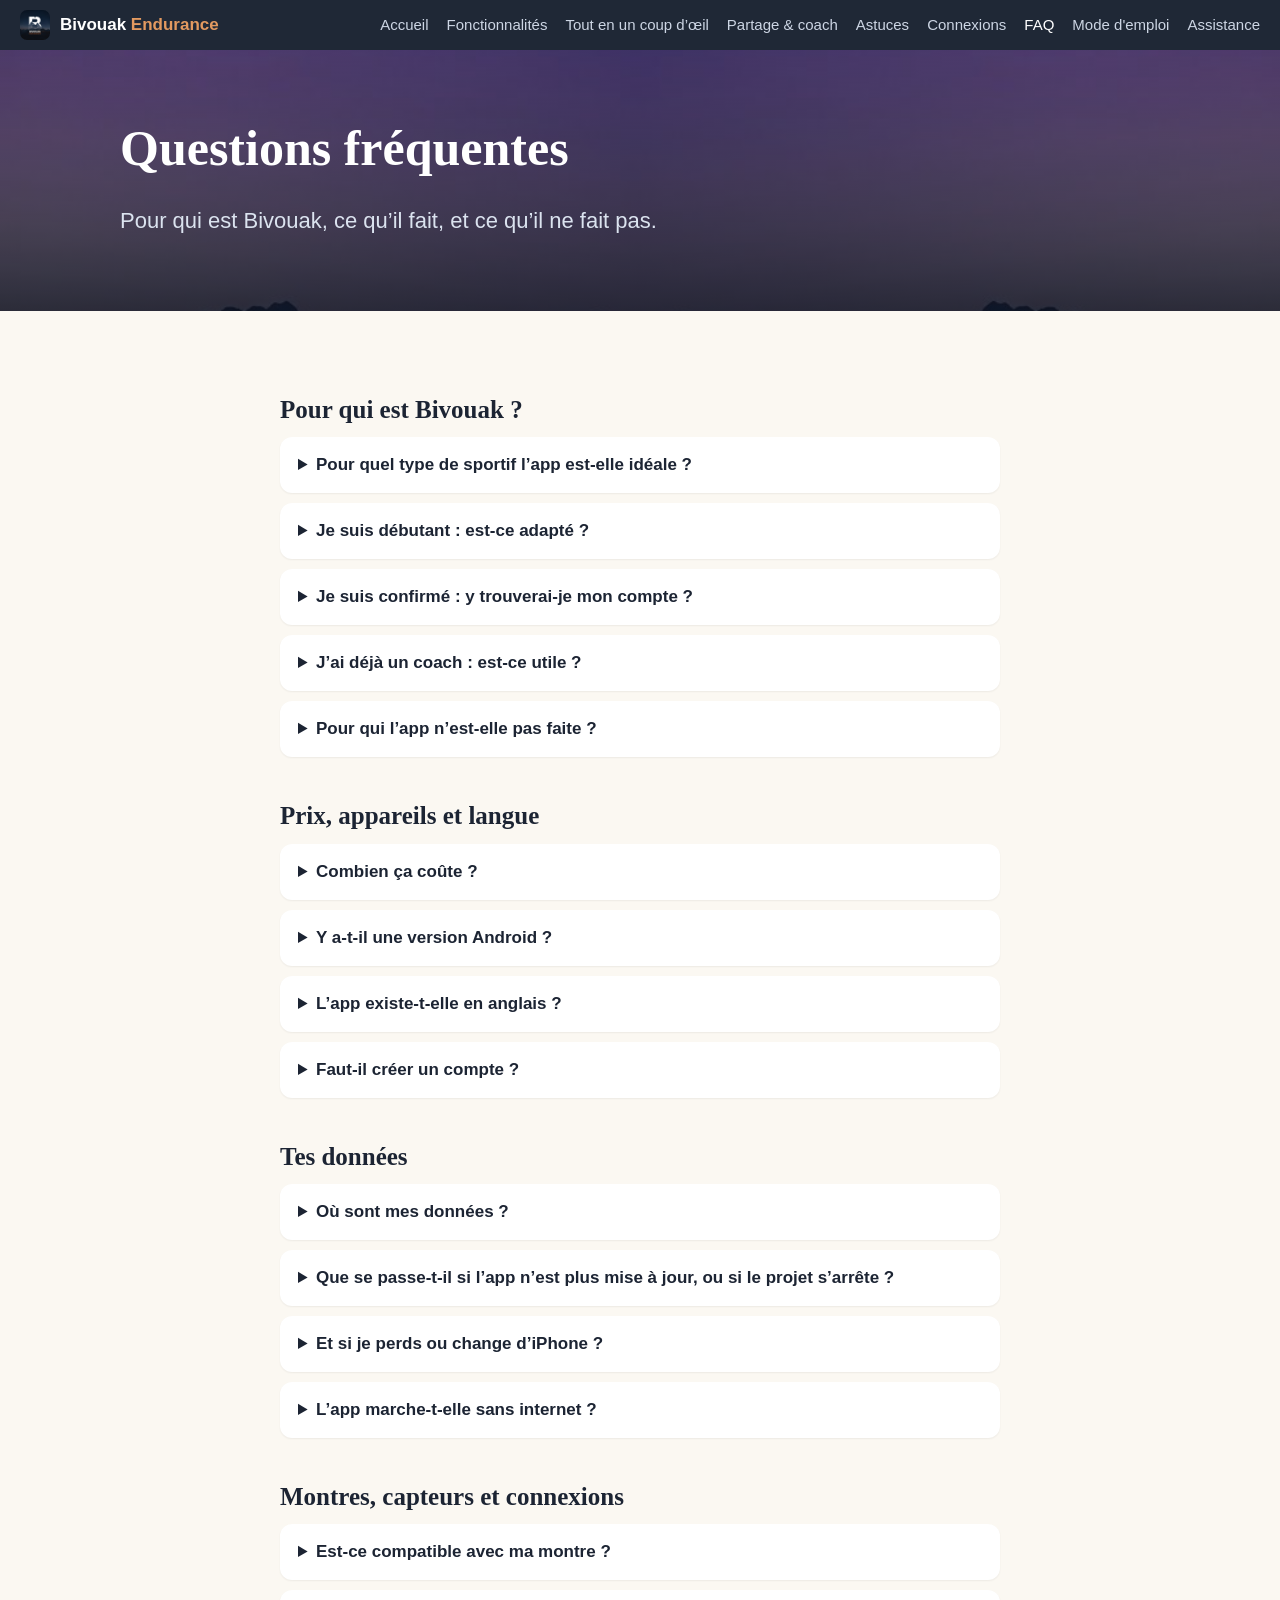
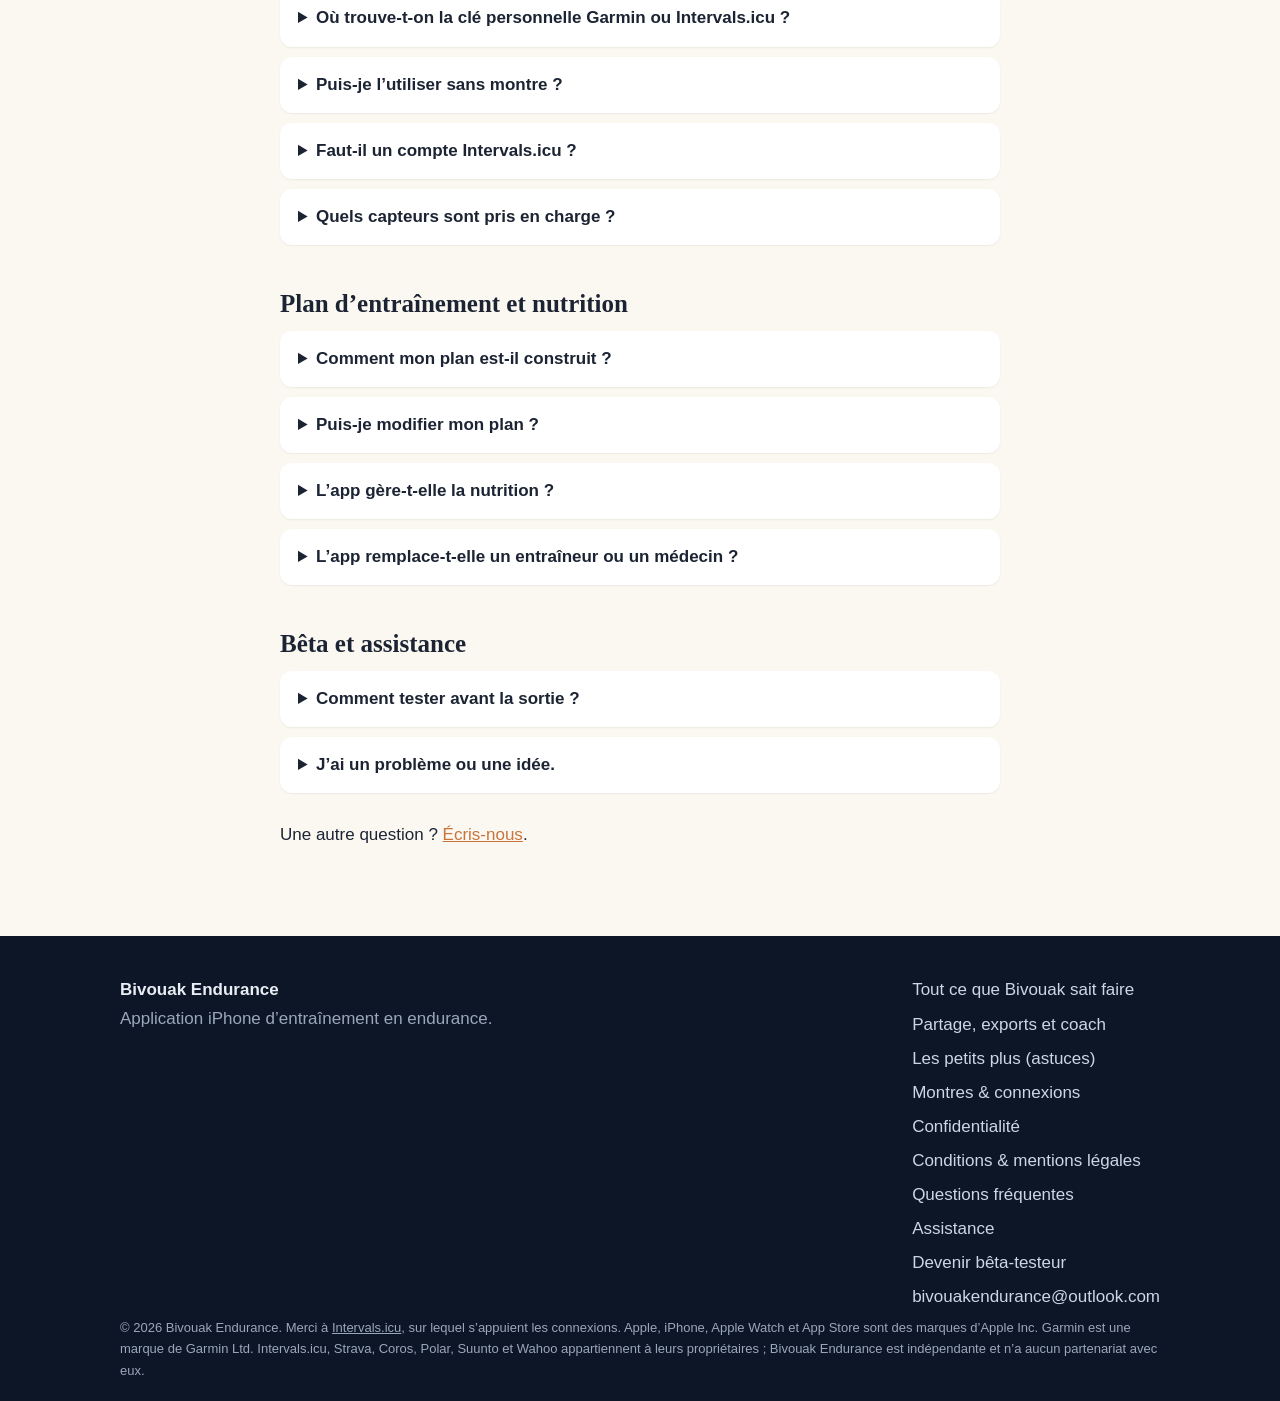
<file: faq.html>
<!doctype html>
<html lang="fr"><head><meta charset="utf-8">
<meta name="viewport" content="width=device-width,initial-scale=1">
<title>Questions fréquentes · Bivouak Endurance</title>
<meta name="description" content="Pour qui est Bivouak Endurance : triathlètes, coureurs, cyclistes, débutants et confirmés. Prix, données, montres, plan d’entraînement, nutrition : les réponses.">
<link rel="icon" type="image/png" href="img/favicon.png"><link rel="apple-touch-icon" href="img/apple-touch-icon.png">
<link rel="stylesheet" href="style.css"></head>
<body class="">
<header class="top"><a class="brand" href="index.html"><img src="img/favicon.png" alt="" width="30" height="30"><span>Bivouak <em>Endurance</em></span></a>
<nav><a href="index.html">Accueil</a><a href="fonctionnalites.html">Fonctionnalités</a><a href="tout-en-un.html">Tout en un coup d’œil</a><a href="partager.html">Partage & coach</a><a href="astuces.html">Astuces</a><a href="connexions.html">Connexions</a><a href="faq.html" aria-current=page>FAQ</a><a href="mode-emploi.html">Mode d'emploi</a><a href="assistance.html">Assistance</a></nav></header>
<main><section class="pagehead" style="--bg:url(img/band-dusk.jpg)"><div class="wrap"><h1>Questions fréquentes</h1><p class="lead">Pour qui est Bivouak, ce qu’il fait, et ce qu’il ne fait pas.</p></div></section>
<div class="wrap legal"><h2>Pour qui est Bivouak ?</h2><div class="faq"><details><summary>Pour quel type de sportif l’app est-elle idéale ?</summary><p>Pour les sportifs d’endurance qui veulent un plan clair et tout au même endroit : triathlètes (du format S à l’XL), coureurs à pied (du 5 km au marathon), traileurs, cyclistes, nageurs. Débutants comme confirmés : l’app s’adapte à ton niveau et à ton vocabulaire (noms de séances simples ou techniques). Si tu prépares une course, elle construit ton plan jusqu’au jour J ; si tu t’entraînes sans objectif précis, tu peux t’en servir pour suivre tes sorties, ton matériel et ta forme.</p></details><details><summary>Je suis débutant : est-ce adapté ?</summary><p>Oui. Sans aucune donnée sur toi, le plan te considère débutant par prudence : volume qui monte doucement, séances intenses introduites plus tard, explications en mots simples et un glossaire dans l’app. Tu n’as besoin ni de montre, ni de capteur : le Tracker GPS du téléphone et la saisie à la main suffisent.</p></details><details><summary>Je suis confirmé : y trouverai-je mon compte ?</summary><p>Oui. Seuils (FTP, VMA, vitesse critique de nage), tests, structure des séances étape par étape, envoi vers ta montre, import d’un calendrier de coach ou d’Intervals.icu, statistiques détaillées, matériel et usure, nutrition de course, budget. Tu peux passer aux noms techniques des séances dans les réglages.</p></details><details><summary>J’ai déjà un coach : est-ce utile ?</summary><p>Oui. Tu peux importer les séances que ton coach te prépare (fichier de calendrier ou Intervals.icu), les suivre, les enregistrer et garder le reste (matériel, nutrition, souvenirs) au même endroit. L’app ne remplace pas un entraîneur humain.</p></details><details><summary>Pour qui l’app n’est-elle pas faite ?</summary><p>Si tu cherches un réseau social, des classements entre amis ou un compte en ligne synchronisé sur plusieurs appareils, ce n’est pas le but : Bivouak garde tout sur ton iPhone, sans compte. L’app n’est pas non plus un avis médical.</p></details></div><h2>Prix, appareils et langue</h2><div class="faq"><details><summary>Combien ça coûte ?</summary><p>L’app sera payante, achetée sur l’App Store. Le prix sera annoncé avant la sortie. Les bêta-testeurs reçoivent gratuitement la version définitive (voir la charte).</p></details><details><summary>Y a-t-il une version Android ?</summary><p>Pas pour l’instant : Bivouak existe sur iPhone. Android est à l’étude pour plus tard, sans date annoncée.</p></details><details><summary>L’app existe-t-elle en anglais ?</summary><p>Elle est en français pour l’instant. Une version anglaise est la prochaine grande étape.</p></details><details><summary>Faut-il créer un compte ?</summary><p>Non. Pas de compte, pas d’adresse e-mail demandée pour utiliser l’app.</p></details></div><h2>Tes données</h2><div class="faq"><details><summary>Où sont mes données ?</summary><p>Sur ton iPhone, et nulle part ailleurs : l’éditeur n’a pas de serveur et ne peut pas les lire. Pas de publicité, pas de pistage. Détails sur la page <a href="confidentialite.html">Confidentialité</a>.</p></details><details><summary>Que se passe-t-il si l’app n’est plus mise à jour, ou si le projet s’arrête ?</summary><p>On croit à ce projet et on espère t’envoyer des mises à jour pendant de nombreuses années. Mais même si un jour il s’arrêtait, rien ne s’éteint pour toi : tout est enregistré sur ton iPhone, sans serveur ni compte à fermer, donc l’app continue de fonctionner telle quelle, aussi longtemps que ton iPhone la fait tourner. Elle t’appartient, avec tes données. Tu peux à tout moment créer une sauvegarde : sans mot de passe, c’est un simple fichier JSON, lisible par d’autres logiciels (avec mot de passe, il est chiffré et seul Bivouak le rouvre : garde alors ton mot de passe). Tes exports (PDF, CSV) restent à toi aussi. Seuls les petits plus qui dépendent d’un service extérieur (Garmin Connect, Intervals.icu, météo et cartes d’Apple) peuvent évoluer ; l’essentiel, lui, marche sans eux.</p></details><details><summary>Et si je perds ou change d’iPhone ?</summary><p>Crée régulièrement une sauvegarde (de préférence chiffrée) dans Fichiers ou iCloud Drive : elle contient tout, tracés et vidéos compris, et se restaure sur le nouvel iPhone. Sans sauvegarde, l’éditeur ne peut rien récupérer : c’est la contrepartie d’une app qui garde tout chez toi.</p></details><details><summary>L’app marche-t-elle sans internet ?</summary><p>L’essentiel oui : plan, séances, Tracker, home trainer, saisie. La météo, les cartes et les connexions (Garmin Connect, Intervals.icu) demandent une connexion.</p></details></div><h2>Montres, capteurs et connexions</h2><div class="faq"><details><summary>Est-ce compatible avec ma montre ?</summary><p>Garmin : tes activités reviennent via une clé personnelle Garmin Connect. Apple Watch : les séances partent directement vers l’app Entraînement. Coros, Polar, Suunto, Wahoo, Zwift, Strava : via Intervals.icu. Le détail, marque par marque, est sur la page <a href="connexions.html">Connexions</a>.</p></details><details><summary>Où trouve-t-on la clé personnelle Garmin ou Intervals.icu ?</summary><p>Elle se crée une seule fois sur le site du service, avec des captures pas à pas sur la page <a href="connexions.html#cle">Connexions</a>. L’app rappelle aussi ces étapes à l’endroit où tu la colles.</p></details><details><summary>Puis-je l’utiliser sans montre ?</summary><p>Oui. Le Tracker GPS du téléphone enregistre tes sorties, le home trainer se pilote en Bluetooth et tu peux saisir une séance à la main. Les connexions évitent de la saisie, elles ne sont jamais obligatoires.</p></details><details><summary>Faut-il un compte Intervals.icu ?</summary><p>Non, c’est facultatif. Il sert seulement à relier des marques qui n’ouvrent pas d’accès direct aux petites applications.</p></details><details><summary>Quels capteurs sont pris en charge ?</summary><p>Les capteurs Bluetooth de puissance, de cadence et de fréquence cardiaque, et les home trainers compatibles. Écris-nous si le tien pose problème : la page <a href="assistance.html">Assistance</a> dit comment.</p></details></div><h2>Plan d’entraînement et nutrition</h2><div class="faq"><details><summary>Comment mon plan est-il construit ?</summary><p>Par des règles écrites, lisibles et calculées sur ton iPhone, à partir de ton objectif, de ton niveau, de tes disponibilités et de ce que tu fais vraiment. Il évolue avec toi : on ne rattrape pas les séances perdues, on garde le cap.</p></details><details><summary>Puis-je modifier mon plan ?</summary><p>Oui : déplacer, alléger ou remplacer une séance, créer les tiennes, déclarer une séance faite sans montre, signaler une blessure ou une indisponibilité.</p></details><details><summary>L’app gère-t-elle la nutrition ?</summary><p>Oui : un frigo de produits (gels, barres, boissons, électrolytes, eau), des repères de glucides et d’eau selon la durée de la séance, un plan de nutrition pour ta course. Ce sont des repères à tester à l’entraînement, pas des prescriptions.</p></details><details><summary>L’app remplace-t-elle un entraîneur ou un médecin ?</summary><p>Non. Elle n’est pas un dispositif médical. Consulte un médecin avant de reprendre ou d’intensifier une pratique.</p></details></div><h2>Bêta et assistance</h2><div class="faq"><details><summary>Comment tester avant la sortie ?</summary><p>Une bêta est prévue sur TestFlight avec un petit groupe de testeurs, en français. Les modalités et la charte sont sur la page <a href="beta.html">Devenir bêta-testeur</a>.</p></details><details><summary>J’ai un problème ou une idée.</summary><p>Écris-nous, on lit tout : voir la page <a href="assistance.html">Assistance</a>.</p></details></div><p style="margin-top:28px">Une autre question ? <a href="assistance.html">Écris-nous</a>.</p></div></main>
<footer><div class="wrap foot">
<div><strong>Bivouak Endurance</strong><br><span class="muted">Application iPhone d’entraînement en endurance.</span></div>
<div><a href="tout-en-un.html">Tout ce que Bivouak sait faire</a><a href="partager.html">Partage, exports et coach</a><a href="astuces.html">Les petits plus (astuces)</a><a href="connexions.html">Montres &amp; connexions</a><a href="confidentialite.html">Confidentialité</a><a href="conditions.html">Conditions &amp; mentions légales</a><a href="faq.html">Questions fréquentes</a><a href="assistance.html">Assistance</a><a href="beta.html">Devenir bêta-testeur</a><a href="mailto:bivouakendurance@outlook.com">bivouakendurance@outlook.com</a></div>
</div><p class="wrap tiny muted">© 2026 Bivouak Endurance. Merci à <a href="https://intervals.icu" rel="noopener">Intervals.icu</a>, sur lequel s’appuient les connexions. Apple, iPhone, Apple Watch et App Store sont des marques d’Apple Inc. Garmin est une marque de Garmin Ltd. Intervals.icu, Strava, Coros, Polar, Suunto et Wahoo appartiennent à leurs propriétaires ; Bivouak Endurance est indépendante et n’a aucun partenariat avec eux.</p></footer>
</body></html>
</file>
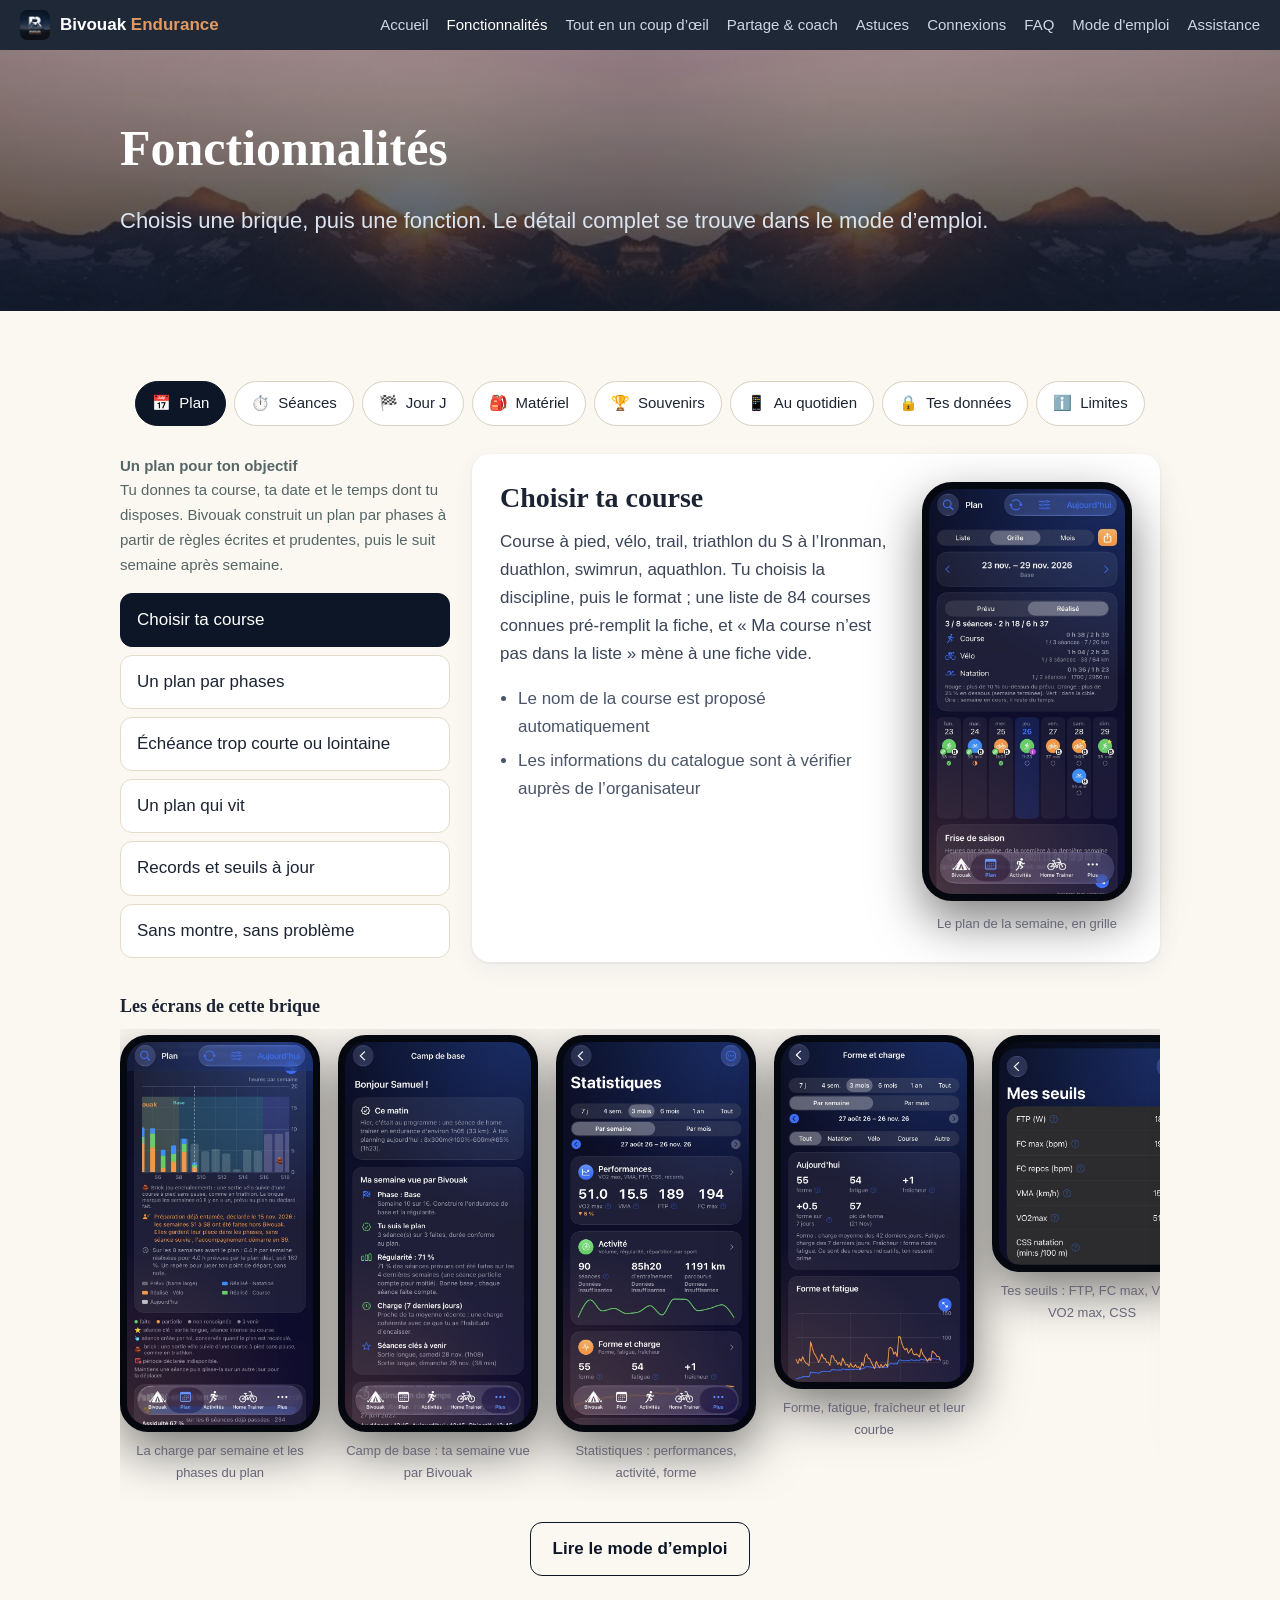
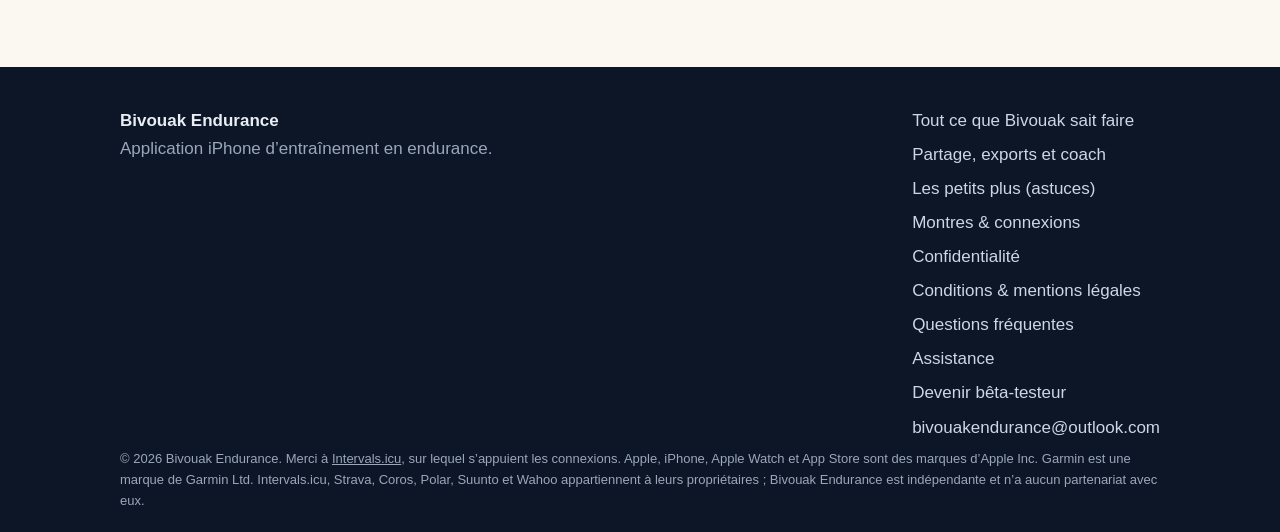
<file: fonctionnalites.html>
<!doctype html>
<html lang="fr"><head><meta charset="utf-8">
<meta name="viewport" content="width=device-width,initial-scale=1">
<title>Fonctionnalités · Bivouak Endurance</title>
<meta name="description" content="Bivouak Endurance : l’application iPhone qui rassemble entraînement, forme, matériel et courses pour la course à pied, le trail, le vélo, la natation et le triathlon. Sans compte, sans cloud.">
<link rel="icon" type="image/png" href="img/favicon.png"><link rel="apple-touch-icon" href="img/apple-touch-icon.png">
<link rel="stylesheet" href="style.css"></head>
<body class="">
<header class="top"><a class="brand" href="index.html"><img src="img/favicon.png" alt="" width="30" height="30"><span>Bivouak <em>Endurance</em></span></a>
<nav><a href="index.html">Accueil</a><a href="fonctionnalites.html" aria-current=page>Fonctionnalités</a><a href="tout-en-un.html">Tout en un coup d’œil</a><a href="partager.html">Partage & coach</a><a href="astuces.html">Astuces</a><a href="connexions.html">Connexions</a><a href="faq.html">FAQ</a><a href="mode-emploi.html">Mode d'emploi</a><a href="assistance.html">Assistance</a></nav></header>
<main><section class="pagehead" style="--bg:url(img/band-sunrise.jpg)"><div class="wrap"><h1>Fonctionnalités</h1><p class="lead">Choisis une brique, puis une fonction. Le détail complet se trouve dans le mode d’emploi.</p></div></section>
<section class="wrap band"><div class="bricktabs" id="bt" role="tablist"></div>
<div class="explorer"><div class="flist" id="fl" role="tablist"></div><article class="fdetail" id="fd" aria-live="polite"></article></div>
<div class="gal" id="gal"></div>
<p class="center"><a class="ghost dark" href="mode-emploi.html">Lire le mode d’emploi</a></p></section>
<script>
const B=[{"id": "plan", "ico": "📅", "name": "Plan", "title": "Un plan pour ton objectif", "intro": "Tu donnes ta course, ta date et le temps dont tu disposes. Bivouak construit un plan par phases à partir de règles écrites et prudentes, puis le suit semaine après semaine.", "items": [{"t": "Choisir ta course", "p": "Course à pied, vélo, trail, triathlon du S à l’Ironman, duathlon, swimrun, aquathlon. Tu choisis la discipline, puis le format ; une liste de 84 courses connues pré-remplit la fiche, et « Ma course n’est pas dans la liste » mène à une fiche vide.", "l": ["Le nom de la course est proposé automatiquement", "Les informations du catalogue sont à vérifier auprès de l’organisateur"]}, {"t": "Un plan par phases", "p": "Le plan est calculé à partir de règles écrites et prudentes, sans intelligence artificielle. Il suit tes repères (seuils, FTP, allures) et le temps que tu peux consacrer à l’entraînement.", "l": ["Des phases claires jusqu’au jour de la course", "Des zones adaptées à tes seuils"]}, {"t": "Échéance trop courte ou lointaine", "p": "Si ta date est trop proche, Bivouak te le dit. Si elle est très lointaine, il ajoute une phase de remise en forme avant le plan proprement dit.", "l": []}, {"t": "Un plan qui vit", "p": "Tu déplaces, allèges ou remplaces une séance, tu notes celles que tu as faites, et le plan reste lisible semaine après semaine.", "l": ["Export PDF d’une semaine, d’un mois ou du plan complet", "Export CSV pour Excel, et plan personnalisé importable depuis Excel"]}, {"t": "Records et seuils à jour", "p": "Quand une activité bat l’un de tes records ou montre une FC max plus haute, Bivouak te le propose : tu confirmes ou tu refuses. Chaque semaine, il réestime aussi ta FTP, ta VMA, ta VO2 max, ta CSS et ta FC max, puis te propose de changer la valeur ou de refaire un test. Ces valeurs restent des estimations : rien ne change sans ton accord.", "l": []}, {"t": "Sans montre, sans problème", "p": "Tu peux démarrer sans montre connectée : tu notes ta séance à la main. Garmin et Intervals.icu sont des bonus, pas une condition.", "l": []}], "shot": "shot-plan.jpg", "shotAlt": "Le plan de la semaine, en grille", "more": [["shot-planchart.jpg", "La charge par semaine et les phases du plan"], ["shot-camp.jpg", "Camp de base : ta semaine vue par Bivouak"], ["shot-stats.jpg", "Statistiques : performances, activité, forme"], ["shot-forme.jpg", "Forme, fatigue, fraîcheur et leur courbe"], ["shot-seuils.jpg", "Tes seuils : FTP, FC max, VMA, VO2 max, CSS"], ["shot-recordsnat.jpg", "Tes records, natation comprise"], ["shot-volumes.jpg", "Tes volumes par semaine, calculés d’après tes activités"], ["shot-exportplan.jpg", "Exporter ta semaine, ton mois, ton plan complet"]]}, {"id": "seances", "ico": "⏱️", "name": "Séances", "title": "Ta séance du jour", "intro": "Le jour venu, tu suis ta séance dans l’app : sur home trainer connecté, ou dehors avec le tracker GPS.", "items": [{"t": "Home trainer Bluetooth", "p": "Mode ERG, cols, test FTP. L’écran affiche puissance, cœur, cadence, vitesse et distance, étape par étape.", "l": ["Testé avec le Decathlon D100", "L’iPhone peut passer en paysage pendant la séance"]}, {"t": "Tracker GPS", "p": "Vélo, course à pied, trail : tu enregistres ta sortie. Si l’app se ferme en route, tu peux reprendre la séance ensuite.", "l": []}, {"t": "Bibliothèque et atelier", "p": "Des séances prêtes à l’emploi, et un atelier pour créer les tiennes. Elles peuvent entrer dans ton plan et dans ton palmarès.", "l": []}, {"t": "Tes sorties importées", "p": "Tu as une montre ? Importe tes sorties via Intervals.icu ou Garmin Connect, et envoie tes séances à l’Apple Watch. Tu n’en as pas ? Tout fonctionne quand même.", "l": ["Connexions facultatives, que tu relies toi-même", "Seuls ces services reçoivent des données"]}], "shot": "shot-trainer.jpg", "shotAlt": "Séance sur home trainer, étape par étape", "more": [["shot-tracker.jpg", "Le Tracker : séance du jour ou séance libre"], ["shot-creer.jpg", "Créer une séance, ou partir d’un modèle"], ["shot-trainerlist.jpg", "Les séances du home trainer en un coup d’œil"], ["shot-tourmalet.jpg", "Un col mythique, son profil et sa pente"], ["shot-seance.jpg", "Une séance : la faire, l’envoyer à ta montre, la nutrition conseillée"], ["shot-coachimport.jpg", "Les séances déposées par ton coach"], ["shot-erg.jpg", "Mode ERG en paysage", 1], ["shot-trackernat.jpg", "Le Tracker, avec la tuile Natation"], ["shot-coachprepa.jpg", "Ardoise de piscine : longueur du bassin et séance à nager"], ["shot-coachportrait.jpg", "L’ardoise en portrait : exercice, distance et chrono en très gros, boutons Suivant et Pause"], ["shot-coachpaysage.jpg", "Ardoise de piscine en paysage : exercice, distance et chrono, lisibles depuis le bord du bassin", 1]]}, {"id": "jour-j", "ico": "🏁", "name": "Jour J", "title": "Ton jour J, rien oublié", "intro": "Une fiche par course rassemble la logistique, pour que le matin de la course ne dépende d’aucune mémoire.", "items": [{"t": "La fiche de course", "p": "Dossard, trajets, hébergement, nutrition de course, checklists, temps visés et guide de l’athlète au même endroit, avec un rappel si tu n’es pas encore inscrit.", "l": ["Fiche et journal de course exportables en PDF"]}, {"t": "Papiers et échéances", "p": "Licence, certificat médical, PPS : Bivouak te prévient avant qu’ils expirent, 30 jours à l’avance pour ceux qui demandent des démarches.", "l": []}, {"t": "Courses d’autres sports", "p": "Tu prépares aussi un duathlon, un swimrun ou un aquathlon ? La fiche s’adapte.", "l": []}], "shot": "shot-fiche.jpg", "shotAlt": "La fiche d’un objectif : budget, documents, jour J", "more": [["shot-trajet.jpg", "Coût du trajet : essence, péages, partage"], ["shot-tip.jpg", "Le « Le saviez-vous ? » qui explique chaque écran"]]}, {"id": "materiel", "ico": "🎒", "name": "Matériel", "title": "Ton matériel, de la pièce au reçu", "intro": "Tout ce qui entoure l’entraînement, au même endroit, et seulement ce que tu choisis d’afficher.", "items": [{"t": "Vélos, chaussures, pièces", "p": "Chaque équipement a sa fiche : kilométrage, pièces montées, historique d’utilisation. Un rappel d’entretien apparaît selon les kilomètres ou la date.", "l": []}, {"t": "Garanties et documents", "p": "Factures, garanties, certificats : tu les classes avec l’équipement, et l’app te prévient avant l’expiration d’une garantie.", "l": ["La photo du QR Bicycode est enregistrée comme document d’identification"]}, {"t": "Budget", "p": "Ce que coûte ta saison, par objectif et par catégorie, avec export CSV pour Excel.", "l": []}, {"t": "Nutrition", "p": "Tes repères de nutrition et ce que tu prévois pour les courses.", "l": []}], "shot": "shot-materiel.jpg", "shotAlt": "La fiche d’un vélo et ses composants", "more": [["shot-canyon.jpg", "La fiche d’un vélo : composants et rappels"], ["shot-equipement.jpg", "Tes espaces de rangement"], ["shot-budget.jpg", "Combien te coûte ta passion ?"], ["shot-nutrition.jpg", "Ton frigo de nutrition"]]}, {"id": "souvenirs", "ico": "🏆", "name": "Souvenirs", "title": "Ton palmarès et tes souvenirs", "intro": "Ce que tu as fait mérite de rester. Ton palmarès se remplit de tes objectifs et de tes courses déclarées.", "items": [{"t": "Palmarès", "p": "Tes résultats, classés de la course la plus récente à la plus ancienne, avec un filtre par année. Il se rouvre là où tu l’avais laissé.", "l": ["Courses déclarées à la main, même sans plan"]}, {"t": "Photos et vidéos", "p": "Tu rattaches photos et vidéos à tes activités. Les vidéos sont allégées à l’ajout et incluses dans la sauvegarde. La bibliothèque « Photos et vidéos » les regroupe dans un onglet à part, et dans la liste des activités, le filtre « Souvenirs » ne garde que celles qui ont une photo ou une vidéo.", "l": []}, {"t": "Images et diplômes à partager", "p": "Une image souvenir de ton activité, un diplôme personnel, une fiche de course : des documents que tu peux montrer, signés Bivouak Endurance.", "l": ["Le diplôme est établi à partir de tes informations, sans valeur officielle"]}], "shot": "shot-palmares.jpg", "shotAlt": "Le palmarès", "more": [["shot-piscine.jpg", "Une activité avec sa photo et le message de Bivouak"], ["shot-bibliotheque.jpg", "La bibliothèque : photos d’activités, de matériel et de nutrition"], ["shot-videos.jpg", "L’onglet Vidéos de la bibliothèque"]]}, {"id": "quotidien", "ico": "📱", "name": "Au quotidien", "title": "Au quotidien", "intro": "De petites choses pour que l’app se glisse dans ta journée sans t’encombrer.", "items": [{"t": "Quatre widgets", "p": "Compte à rebours, semaine, prochaine séance, souvenirs. Un toucher ouvre la bonne fiche : l’activité, l’objectif ou la séance. Une petite cloche s’affiche sur « Prochaine séance » quand une alerte t’attend.", "l": []}, {"t": "La cloche « À faire bientôt »", "p": "Elle n’apparaît que si quelque chose approche : un entretien, un papier qui expire, une inscription, une sauvegarde. Rouge si c’est urgent, orange sinon. Tu peux repousser un rappel ou ne plus le recevoir.", "l": []}, {"t": "Recherche partout", "p": "Une loupe en haut des écrans principaux cherche dans tes contenus, puis dans l’aide.", "l": []}, {"t": "Thèmes et mascotte", "p": "Trois thèmes au choix. Bivi, la mascotte, t’accompagne si tu le veux, et se désactive d’un réglage.", "l": ["Tout est facultatif : masque ce qui ne te sert pas"]}], "shot": "shot-widgets.jpg", "shotAlt": "Deux des quatre widgets de l’écran d’accueil", "more": [["shot-widgetcloche.jpg", "Le widget « Prochaine séance » et sa cloche"], ["shot-objectif.jpg", "Compte à rebours et rappels au bon moment"], ["shot-tableau.jpg", "Ton tableau de bord"], ["shot-profil.jpg", "Le profil : sports, seuils, clubs, connexions"]]}, {"id": "donnees", "ico": "🔒", "name": "Tes données", "title": "Tes données restent chez toi", "intro": "Bivouak fonctionne sans compte et sans serveur Bivouak. Tout est sur ton iPhone.", "items": [{"t": "Sans compte, sans publicité", "p": "Aucun serveur Bivouak, aucune publicité, aucun suivi. Seuls les services que tu relies toi-même (Intervals.icu, Garmin, météo Apple) reçoivent des données.", "l": []}, {"t": "Sauvegarde et restauration", "p": "Une sauvegarde intégrée, avec chiffrement, couvre tes activités, tes tracés, tes vidéos et tes réglages. Elle sert aussi pour changer d’iPhone.", "l": ["Un compteur te dit quand une sauvegarde devient utile", "Quand une sauvegarde n’est pas chiffrée, l’app te le signale"]}, {"t": "Pourquoi c’est important", "p": "Sans compte, il n’y a rien à perdre côté serveur, mais la sauvegarde devient ta responsabilité. L’app te la rappelle au bon moment.", "l": []}], "shot": "shot-sauvegarde.jpg", "shotAlt": "Le compteur de sauvegarde", "more": [["shot-biblio.jpg", "Bibliothèque et coffre protégé"]]}, {"id": "limites", "ico": "ℹ️", "name": "Limites", "title": "Ce que Bivouak ne fait pas (encore)", "intro": "Mieux vaut le dire avant que tu le découvres.", "items": [{"t": "Pas encore", "p": "Pas de communauté ni de monde virtuel. Pas de lecture d’Apple Santé. L’app est en français uniquement pour l’instant ; l’anglais viendra plus tard.", "l": []}, {"t": "Pas un coach", "p": "Bivouak donne un plan indicatif, construit sur des règles prudentes. Il ne remplace ni un entraîneur, ni un médecin.", "l": []}], "more": []}];
const bt=document.getElementById('bt'),fl=document.getElementById('fl'),fd=document.getElementById('fd');
const esc=s=>s.replace(/&/g,'&amp;').replace(/</g,'&lt;');
bt.innerHTML=B.map(b=>`<a href="#${b.id}" data-id="${b.id}"><span>${b.ico}</span>${esc(b.name)}</a>`).join('');
function feature(b,k){const f=b.items[k];fd.innerHTML=`<div class="ftext"><h2>${esc(f.t)}</h2><p>${esc(f.p)}</p>`+(f.l.length?`<ul>${f.l.map(x=>`<li>${esc(x)}</li>`).join('')}</ul>`:'')+`</div>`+(b.shot?`<figure class="fshot"><div class="phone real"><img src="img/${b.shot}" alt="${esc(b.shotAlt)}" loading="lazy"></div><figcaption>${esc(b.shotAlt)}</figcaption></figure>`:'');
 fl.querySelectorAll('button').forEach((e,i)=>e.setAttribute('aria-selected',i===k));}
function route(){const id=location.hash.slice(1);const b=B.find(x=>x.id===id)||B[0];
 bt.querySelectorAll('a').forEach(a=>a.toggleAttribute('aria-current',a.dataset.id===b.id));
 fl.innerHTML=`<p class="fintro"><strong>${esc(b.title)}</strong><br>${esc(b.intro)}</p>`+b.items.map((f,k)=>`<button role="tab" data-k="${k}">${esc(f.t)}</button>`).join('');
 fl.querySelectorAll('button').forEach(e=>e.addEventListener('click',()=>feature(b,+e.dataset.k)));feature(b,0);
 const gal=document.getElementById('gal');gal.innerHTML=(b.more&&b.more.length)?'<h3>Les écrans de cette brique</h3><div class="galrow">'+b.more.map(m=>`<figure${m[2]?' class="land"':''}><div class="phone real"><img src="img/${m[0]}" alt="${esc(m[1])}" loading="lazy"></div><figcaption>${esc(m[1])}</figcaption></figure>`).join('')+'</div>':'';}
addEventListener('hashchange',route);route();
</script></main>
<footer><div class="wrap foot">
<div><strong>Bivouak Endurance</strong><br><span class="muted">Application iPhone d’entraînement en endurance.</span></div>
<div><a href="tout-en-un.html">Tout ce que Bivouak sait faire</a><a href="partager.html">Partage, exports et coach</a><a href="astuces.html">Les petits plus (astuces)</a><a href="connexions.html">Montres &amp; connexions</a><a href="confidentialite.html">Confidentialité</a><a href="conditions.html">Conditions &amp; mentions légales</a><a href="faq.html">Questions fréquentes</a><a href="assistance.html">Assistance</a><a href="beta.html">Devenir bêta-testeur</a><a href="mailto:bivouakendurance@outlook.com">bivouakendurance@outlook.com</a></div>
</div><p class="wrap tiny muted">© 2026 Bivouak Endurance. Merci à <a href="https://intervals.icu" rel="noopener">Intervals.icu</a>, sur lequel s’appuient les connexions. Apple, iPhone, Apple Watch et App Store sont des marques d’Apple Inc. Garmin est une marque de Garmin Ltd. Intervals.icu, Strava, Coros, Polar, Suunto et Wahoo appartiennent à leurs propriétaires ; Bivouak Endurance est indépendante et n’a aucun partenariat avec eux.</p></footer>
</body></html>
</file>
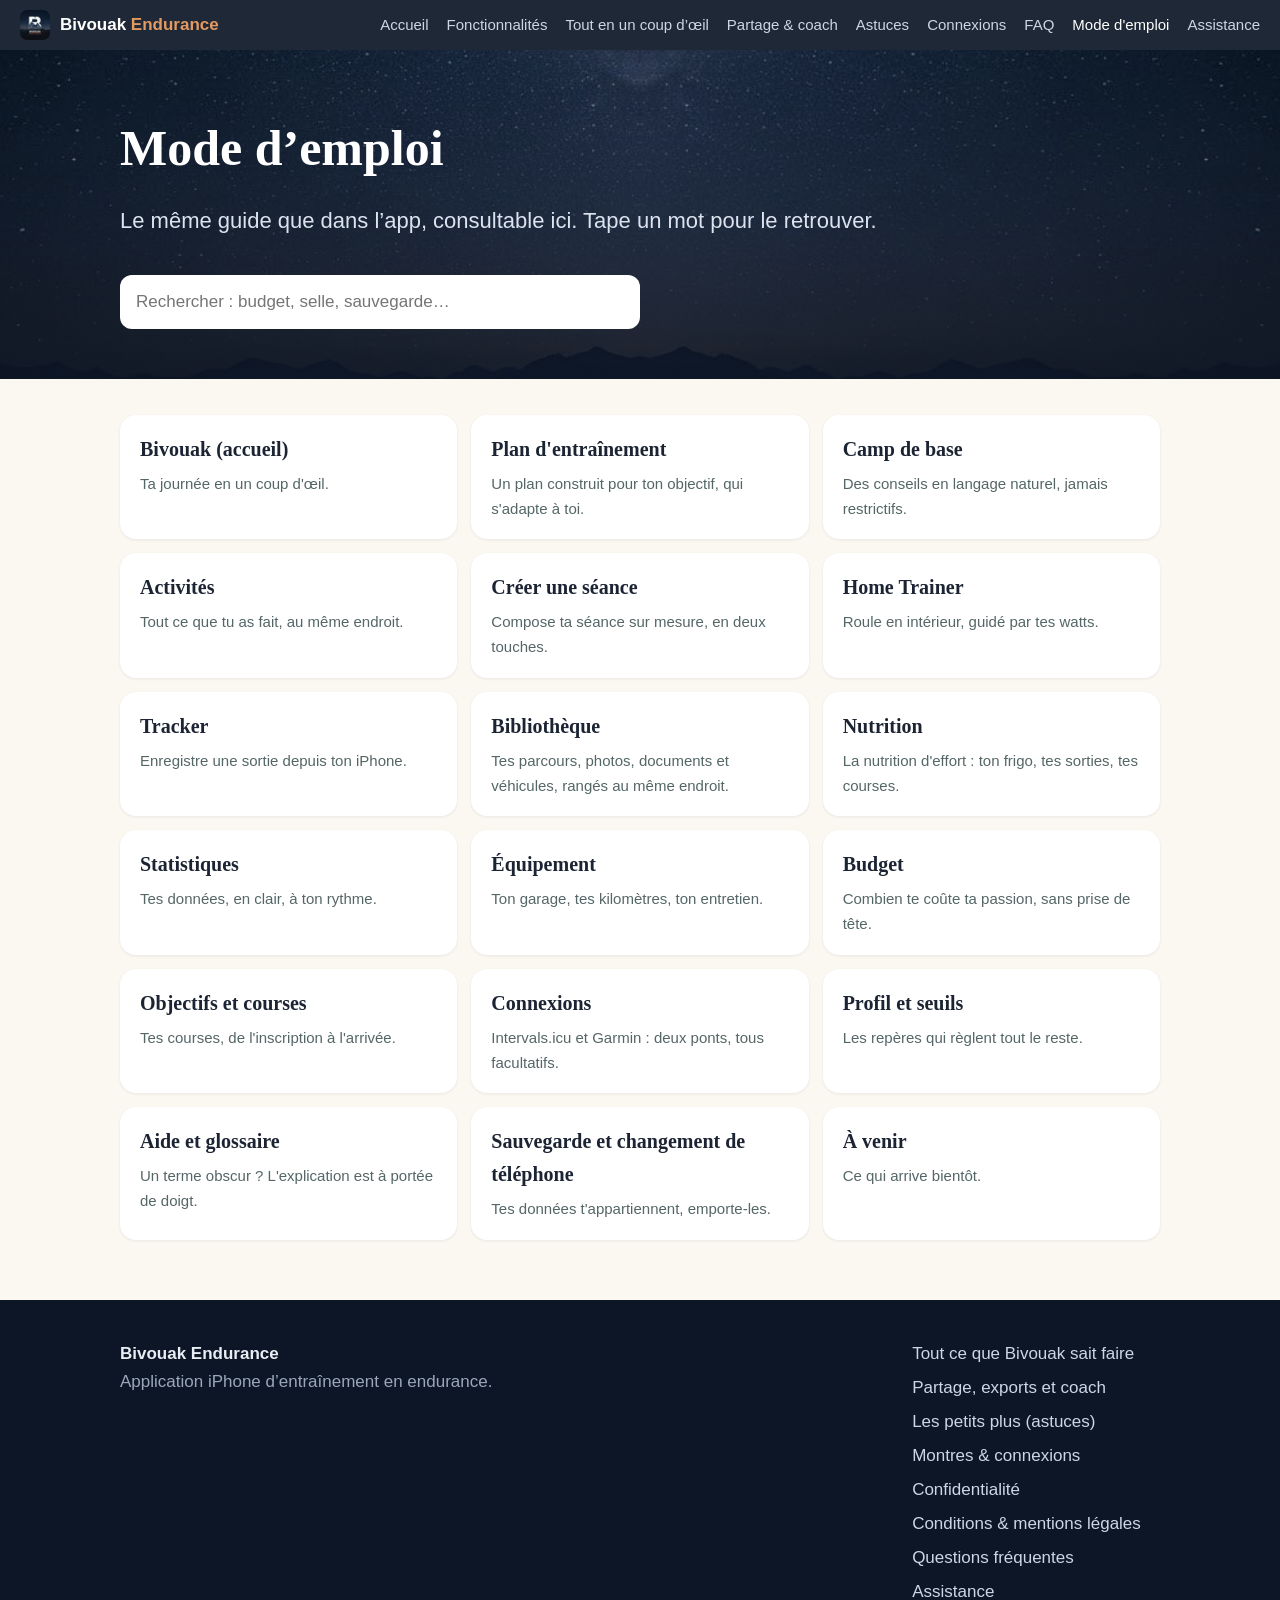
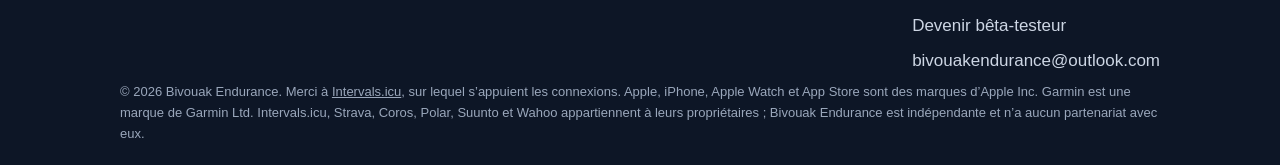
<file: mode-emploi.html>
<!doctype html>
<html lang="fr"><head><meta charset="utf-8">
<meta name="viewport" content="width=device-width,initial-scale=1">
<title>Mode d’emploi · Bivouak Endurance</title>
<meta name="description" content="Bivouak Endurance : l’application iPhone qui rassemble entraînement, forme, matériel et courses pour la course à pied, le trail, le vélo, la natation et le triathlon. Sans compte, sans cloud.">
<link rel="icon" type="image/png" href="img/favicon.png"><link rel="apple-touch-icon" href="img/apple-touch-icon.png">
<link rel="stylesheet" href="style.css"></head>
<body class="">
<header class="top"><a class="brand" href="index.html"><img src="img/favicon.png" alt="" width="30" height="30"><span>Bivouak <em>Endurance</em></span></a>
<nav><a href="index.html">Accueil</a><a href="fonctionnalites.html">Fonctionnalités</a><a href="tout-en-un.html">Tout en un coup d’œil</a><a href="partager.html">Partage & coach</a><a href="astuces.html">Astuces</a><a href="connexions.html">Connexions</a><a href="faq.html">FAQ</a><a href="mode-emploi.html" aria-current=page>Mode d'emploi</a><a href="assistance.html">Assistance</a></nav></header>
<main><section class="pagehead" style="--bg:url(img/band-night.jpg)"><div class="wrap"><h1>Mode d’emploi</h1><p class="lead">Le même guide que dans l’app, consultable ici. Tape un mot pour le retrouver.</p>
<input id="q" type="search" placeholder="Rechercher : budget, selle, sauvegarde…" autocomplete="off"></div></section>
<div class="wrap"><div class="tiles" id="tiles"><a class="tile" href="#dashboard"><strong>Bivouak (accueil)</strong><span>Ta journée en un coup d&#x27;œil.</span></a><a class="tile" href="#plan"><strong>Plan d&#x27;entraînement</strong><span>Un plan construit pour ton objectif, qui s&#x27;adapte à toi.</span></a><a class="tile" href="#coach"><strong>Camp de base</strong><span>Des conseils en langage naturel, jamais restrictifs.</span></a><a class="tile" href="#activities"><strong>Activités</strong><span>Tout ce que tu as fait, au même endroit.</span></a><a class="tile" href="#studio"><strong>Créer une séance</strong><span>Compose ta séance sur mesure, en deux touches.</span></a><a class="tile" href="#trainer"><strong>Home Trainer</strong><span>Roule en intérieur, guidé par tes watts.</span></a><a class="tile" href="#tracker"><strong>Tracker</strong><span>Enregistre une sortie depuis ton iPhone.</span></a><a class="tile" href="#library"><strong>Bibliothèque</strong><span>Tes parcours, photos, documents et véhicules, rangés au même endroit.</span></a><a class="tile" href="#nutrition"><strong>Nutrition</strong><span>La nutrition d&#x27;effort : ton frigo, tes sorties, tes courses.</span></a><a class="tile" href="#statistics"><strong>Statistiques</strong><span>Tes données, en clair, à ton rythme.</span></a><a class="tile" href="#gear"><strong>Équipement</strong><span>Ton garage, tes kilomètres, ton entretien.</span></a><a class="tile" href="#budget"><strong>Budget</strong><span>Combien te coûte ta passion, sans prise de tête.</span></a><a class="tile" href="#goals"><strong>Objectifs et courses</strong><span>Tes courses, de l&#x27;inscription à l&#x27;arrivée.</span></a><a class="tile" href="#connections"><strong>Connexions</strong><span>Intervals.icu et Garmin : deux ponts, tous facultatifs.</span></a><a class="tile" href="#profile"><strong>Profil et seuils</strong><span>Les repères qui règlent tout le reste.</span></a><a class="tile" href="#help"><strong>Aide et glossaire</strong><span>Un terme obscur ? L&#x27;explication est à portée de doigt.</span></a><a class="tile" href="#backup"><strong>Sauvegarde et changement de téléphone</strong><span>Tes données t&#x27;appartiennent, emporte-les.</span></a><a class="tile" href="#soon"><strong>À venir</strong><span>Ce qui arrive bientôt.</span></a></div></div>
<div class="wrap docs"><aside><nav id="toc"><a href="mode-emploi.html" onclick="history.pushState(null,'','mode-emploi.html');show();return false">← Tous les chapitres</a><a href="#dashboard">Bivouak (accueil)</a><a href="#plan">Plan d&#x27;entraînement</a><a href="#coach">Camp de base</a><a href="#activities">Activités</a><a href="#studio">Créer une séance</a><a href="#trainer">Home Trainer</a><a href="#tracker">Tracker</a><a href="#library">Bibliothèque</a><a href="#nutrition">Nutrition</a><a href="#statistics">Statistiques</a><a href="#gear">Équipement</a><a href="#budget">Budget</a><a href="#goals">Objectifs et courses</a><a href="#connections">Connexions</a><a href="#profile">Profil et seuils</a><a href="#help">Aide et glossaire</a><a href="#backup">Sauvegarde et changement de téléphone</a><a href="#soon">À venir</a></nav></aside><div id="content"><article class="chap" id="dashboard"><h2>Bivouak (accueil)</h2><p class="tag">Ta journée en un coup d&#x27;œil.</p><section id="dashboard-souvenir-de-course" class="gs"><h3>Souvenir de course</h3><p>Quand un objectif est terminé et qu&#x27;une activité du jour de la course (ou de la veille ou du lendemain) a des photos, le petit message du jour peut te la montrer avec le nom de la course, la date et ton résultat. Touche-la pour rouvrir l&#x27;objectif. Le réglage « Souvenirs » du petit message du jour les active ou les coupe.</p></section><section id="dashboard-petit-message-du-jour" class="gs"><h3>Petit message du jour</h3><p>Sous « Ma semaine », une tuile fait défiler rappels, conseils et souvenirs de sorties. L&#x27;ampoule jaune signale un conseil sur l&#x27;app qui t&#x27;emmène quelque part ; la bulle de dialogue jaune, un conseil général (sommeil, hydratation, récupération…). Un conseil trop long pour la tuile s&#x27;ouvre en grand d&#x27;un toucher (avec « Y aller » s&#x27;il mène quelque part) ; pour un rappel orange ou rouge, le texte complet est dans la fenêtre de choix. Les flèches parcourent les 10 derniers messages, conservés d&#x27;un lancement à l&#x27;autre (hors photos). Un rappel n&#x27;apparaît qu&#x27;une fois dans cette liste. Quand tu touches un rappel, Bivouak te propose trois choix : « Résoudre maintenant » (t&#x27;amène tout de suite au bon endroit), « Oui, rappelle-le-moi » ou « Non, ne plus me le rappeler » (il est masqué jusqu&#x27;à ce que tu le réaffiches). Si tu règles le problème, le rappel disparaît de la tuile dès ton retour sur le dashboard ; sinon il revient. Dans les réglages de « Mon Bivouak », choisis ce qui peut apparaître : rappels urgents, à surveiller, conseils, souvenirs.</p></section><section id="dashboard-tracker-des-le-depart" class="gs"><h3>Tracker dès le départ</h3><p>Le Tracker fait partie des onglets de départ (démarrage rapide ou installation neuve) : pas besoin de montre pour enregistrer une sortie.</p></section><section id="dashboard-nom-de-l-application" class="gs"><h3>Nom de l&#x27;application</h3><p>L&#x27;application s&#x27;appelle Bivouak Endurance (Bivouak, avec un K, partout ailleurs) et l&#x27;adresse de contact est bivouakendurance@outlook.com.</p></section><section id="dashboard-au-coin-du-feu" class="gs"><h3>Au coin du feu</h3><p>Un message du jour, adapté à ton objectif, à ta forme et à ta semaine.</p></section><section id="dashboard-mon-objectif" class="gs"><h3>Mon objectif</h3><p>Le compte à rebours vers ton objectif principal. Touche la carte pour gérer tes objectifs.</p></section><section id="dashboard-replier-les-tuiles-d-un-objectif" class="gs"><h3>Replier les tuiles d&#x27;un objectif</h3><p>Sur la fiche d&#x27;un objectif, chaque tuile (avis sur l&#x27;objectif, rappels et notifications, nutrition, trajets, hébergement, dossard, budget, documents, notes…) se replie d&#x27;un toucher sur son titre, pour une fiche très condensée où tu vois toutes les sections sans défiler. Une tuile que tu déplies reste dépliée, et une tuile que tu replies reste repliée, jusqu&#x27;à ton prochain choix : c&#x27;est mémorisé objectif par objectif, même après avoir quitté l&#x27;écran ou fermé l&#x27;app. « Tout replier » / « Tout déplier » agit d&#x27;un coup sur la fiche. Par défaut tout est déplié ; dans « Organiser la fiche » (icône à glissières), l&#x27;option « Tuiles repliées à l&#x27;ouverture » fait apparaître repliées, pour tous tes objectifs, les tuiles que tu n&#x27;as jamais touchées. Ton dernier choix sur une tuile reste prioritaire. L&#x27;identité de l&#x27;objectif et le bouton du plan restent toujours visibles.</p></section><section id="dashboard-souvenirs-de-sorties-photos" class="gs"><h3>Souvenirs de sorties (photos)</h3><p>Les photos de tes sorties reviennent en souvenirs sur le tableau de bord : le plus souvent une sortie récente (trois fois sur cinq, sur les 30 derniers jours), de temps en temps une sortie plus ancienne tirée au hasard (une fois sur cinq), et une fois sur cinq, quand elle existe, une sortie de la même date une autre année (à une semaine près). Si une catégorie est vide, Bivouak se rabat sur les autres.</p></section><section id="dashboard-lire-une-valeur-sur-un-graphique" class="gs"><h3>Lire une valeur sur un graphique</h3><p>Pose le doigt sur un graphique et glisse : un trait suit ton doigt, et une bulle en haut du graphique (donc jamais sous ton doigt) affiche la date et la valeur de chaque courbe à cet endroit. Avec deux courbes, tu lis les deux valeurs. Ça marche aussi dans la vue plein écran en paysage (petite icône en haut à droite du graphique). Le curseur est sur tous les graphiques en courbes ou en barres par date (statistiques, historique d&#x27;un indicateur, budget, nutrition), sur la courbe de puissance, sur les courbes d&#x27;une activité (allure, fréquence cardiaque, altitude… selon la distance ou le temps) et sur l&#x27;estimation du temps. Les graphiques en barres horizontales (par équipement, par poste de budget, par jour de la semaine), qui affichent déjà leur valeur, n&#x27;en ont pas besoin. Quand un graphique compte beaucoup de séries (par exemple les catégories de dépenses), la bulle omet les valeurs nulles et n&#x27;affiche que les quatre plus grandes, suivies de « + n autres ».</p></section><section id="dashboard-ma-semaine" class="gs"><h3>Ma semaine</h3><p>Trois anneaux (séances, durée, charge) comparés à ta moyenne des 4 dernières semaines. Un anneau plein : tu as fait autant que d&#x27;habitude. En mode Plan, seules les séances affichent « réalisées / prévues » ; pour la durée et la charge, un anneau plein veut dire que le prévu est atteint, et si tu fais davantage l&#x27;anneau reste simplement plein.</p></section><section id="dashboard-notifications" class="gs"><h3>Notifications</h3><p>Une cloche orange apparaît en haut du tableau de bord uniquement quand quelque chose est à faire bientôt (entretien à faire, papier ou PPS qui expire, inscription, sauvegarde ; 15 jours à l&#x27;avance, 30 pour la licence, le certificat médical et le PPS qui demandent des démarches) : touche-la pour voir la liste, « Dans 3 jours… », « Dans 10 jours… ». Rouge dès qu&#x27;une ligne est urgente, orange sinon. Quand il n&#x27;y a rien à faire, elle disparaît. L&#x27;historique se retrouve dans Profil, Réglages de l&#x27;app, « Historique des alertes » : rappels envoyés, conseils d&#x27;entretien, synchronisations en échec et clé Garmin qui arrive à expiration. Les échéances (papiers, PPS, entretien) ne sont pas des notifications : un rappel apparaît sur le tableau de bord quand l&#x27;échéance approche, orange puis rouge une fois dépassée.</p></section><section id="dashboard-la-loupe-d-aide" class="gs"><h3>La loupe d&#x27;aide</h3><p>En haut à droite, la loupe ouvre le mode d&#x27;emploi et sa recherche sans quitter Bivouak : tape un mot (« budget », « selle », « sauvegarde »…) et tu arrives directement à l&#x27;explication.</p></section><section id="dashboard-ton-profil" class="gs"><h3>Ton profil</h3><p>Touche ta photo en haut à gauche : profil, seuils, objectifs, connexions, réglages, sauvegarde, glossaire et aide.</p></section><section id="dashboard-carte-d-un-parcours-gpx" class="gs"><h3>Carte d&#x27;un parcours GPX</h3><p>Dans la Bibliothèque, ouvre un parcours : sa carte a un bouton « Agrandir » (aussi dans le Tracker, sur la carte du parcours chargé). La carte passe en grand écran : pince pour zoomer, glisse pour te déplacer, bascule en vue satellite, et tourne l&#x27;iPhone pour la voir en paysage.</p></section><section id="dashboard-equipement-d-une-sortie-les-composants-suivent-le-velo" class="gs"><h3>Équipement d&#x27;une sortie : les composants suivent le vélo</h3><p>Quand un vélo est rattaché à une sortie, ses composants équipés le suivent et comptent les kilomètres, sans rien saisir. Dans « Matériel utilisé », seuls les équipements autonomes sont listés ; sous un vélo, une flèche déplie ses composants pour cocher ce qui était monté ce jour-là. Dans la fiche d&#x27;un composant, « Équipé » sur « Seulement quand je le coche » le rend interchangeable (roues de rechange, garde-boue) : cocher une paire de roues ou un jeu de pneus décoche l&#x27;autre.</p></section><section id="dashboard-mes-raccourcis-tableau-de-bord" class="gs"><h3>Mes raccourcis (tableau de bord)</h3><p>Tuile masquée par défaut, à ajouter depuis Personnaliser le tableau de bord. Elle affiche jusqu&#x27;à 4 favoris : bouton « Choisir » (ou les cases « Ajouter ») dans la tuile, punaise dans Bibliothèque, Liens et favoris, ou interrupteur « Épingler » en partageant depuis Safari. Appui long sur un lien pour lui choisir une image (carrée, réduite, gardée sur ton iPhone et non incluse dans la sauvegarde). Sans image, une pastille avec l&#x27;initiale et le nom. Dès que tu renseignes le site de ton club, il devient le premier raccourci (si la tuile a de la place) et la tuile apparaît sur ton tableau de bord ; ajoute le logo du club dans sa fiche (Profil, Moi, Mon club, « Logo du club ») pour en faire un joli signet. Si tu masques la tuile ensuite, elle reste masquée. Simple raccourci : rien n&#x27;est synchronisé.</p></section><section id="dashboard-plan-personnalise-excel-csv" class="gs"><h3>Plan personnalisé (Excel / CSV)</h3><p>Administration du plan, « Modifier hors de l&#x27;app (Excel) » : exporte ton plan actuel, un modèle vide ou le guide des champs (colonnes, valeurs acceptées, exemples). Le mode d&#x27;emploi est aussi écrit en haut du fichier (lignes commençant par #, ignorées à l&#x27;import). Modifie durées, distances, notes dans Excel, Numbers ou Sheets, enregistre en CSV UTF-8 et réimporte-le. Avant tout changement, Bivouak affiche le nombre de séances comprises et les lignes refusées avec la raison (date passée, sport inconnu, durée ou vitesse absurde, doublon…). Ces contrôles ne repèrent que les fautes de frappe : Bivouak ne vérifie plus ta charge, tes indisponibilités, tes blessures ni tes objectifs secondaires, et tu dois cocher que tu en es responsable. Le plan actuel est archivé, le nouveau s&#x27;appelle « Plan personnalisé », n&#x27;est plus ajusté automatiquement, et une carte permet de comparer les heures par semaine avec le plan Bivouak d&#x27;origine. À l&#x27;accueil, « J&#x27;ai déjà mon plan » permet de commencer directement par un fichier. Un fichier .xlsx doit d&#x27;abord être enregistré en CSV.</p></section><section id="dashboard-courses-prises-en-compte-dans-le-plan" class="gs"><h3>Courses prises en compte dans le plan</h3><p>Dans l&#x27;Administration du plan, « Comment ce plan a été construit » liste les courses secondaires et de préparation que le moteur a utilisées : jours allégés avant, récupération après. Le petit engrenage en haut ouvre le réglage de la barre d&#x27;onglets.</p></section><section id="dashboard-ajouter-un-lien-depuis-safari-ou-chrome" class="gs"><h3>Ajouter un lien depuis Safari ou Chrome</h3><p>Dans n&#x27;importe quelle app, touche Partager puis Bivouak : donne un nom au lien et choisis sa section (« À trier » par défaut, ou une nouvelle section). Pour garder tes vidéos YouTube utiles (étirements, renfo, réglage du vélo), choisis « Tutos (la créer) » dans « Ranger dans » : la section est créée à la prochaine ouverture de l&#x27;app. Le nom et l&#x27;adresse sont deux champs que tu peux corriger. Depuis YouTube et les apps qui partagent un simple texte, Bivouak sépare l&#x27;adresse du nom ; si le titre manque, « Récupérer le titre de la page » le cherche en ligne, seulement quand tu touches ce bouton. Le lien est déposé sur ton iPhone et rejoint tes favoris à la prochaine ouverture de l&#x27;app. Dans « Nouveau lien », le bouton Coller reprend le lien que tu viens de copier. Le « + » en haut propose Nouvelle section, Nouvelle sous-section ou Nouveau lien. Le petit crayon à côté d&#x27;une section ouvre sa fiche (nom, icône, emplacement) ; celui d&#x27;un lien ouvre nom, adresse et section. Un appui long sur une section ou un lien ouvre un menu : Déplacer vers…, Modifier, Supprimer (et Épingler, Choisir une image pour un lien). Une section peut avoir des sous-sections (un seul niveau), par exemple Tutos › Entretien-réparation et Tutos › Conseils d&#x27;entraînement ; dans la fenêtre de partage, elle s&#x27;affiche « Tutos › Entretien-réparation ». Si tu supprimes une section, ses liens sont supprimés mais ses sous-sections sont gardées et remontent au premier niveau. Pour corriger un favori, glisse sa ligne vers la droite ou fais un appui long, puis « Modifier » : nom, adresse et section (l&#x27;épingle et l&#x27;image sont conservées).</p></section><section id="dashboard-la-bibliotheque" class="gs"><h3>La Bibliothèque</h3><p>L&#x27;onglet Bibliothèque (menu « Plus ») réunit ce que tu ranges et consultes : parcours GPX, photos, documents, véhicules, aide et corbeille.</p></section></article><article class="chap" id="plan"><h2>Plan d&#x27;entraînement</h2><p class="tag">Un plan construit pour ton objectif, qui s&#x27;adapte à toi.</p><section id="plan-sorties-longues-et-peu-de-seances-par-semaine" class="gs"><h3>Sorties longues et peu de séances par semaine</h3><p>Même avec 3 séances ou moins pour un sport, la sortie longue garde sa durée complète : c&#x27;est elle qui te prépare à la course. Seules les autres séances sont plafonnées. Si ton temps disponible ou ton nombre de séances empêche d&#x27;atteindre le volume ou la sortie longue conseillés pour ton format, Bivouak te le dit dans les remarques du plan au lieu de le laisser croire que tout va bien.</p></section><section id="plan-ajuster-ne-repart-pas-de-zero" class="gs"><h3>Ajuster ne repart pas de zéro</h3><p>Quand tu ajustes un plan, les phases déjà passées restent telles quelles, « je n&#x27;ai pas encore commencé » est conservé, et le programme de démarrage d&#x27;un débutant (marche-course, pas d&#x27;intensité les 8 premières semaines) continue là où tu en étais au lieu de recommencer.</p></section><section id="plan-pastilles-d-origine-des-seances" class="gs"><h3>Pastilles d&#x27;origine des séances</h3><p>En bas à droite de l&#x27;icône d&#x27;une séance : le B pour une séance générée par ton plan, la main pour une séance créée à la main, le « i » pour une séance importée d&#x27;Intervals.icu, le calendrier pour le fichier d&#x27;un coach, et une chaîne verte quand une activité réalisée est rattachée. La fiche d&#x27;une séance reprend ces pastilles en haut à droite et les explique en bas ; la fiche d&#x27;une activité indique aussi son origine.</p></section><section id="plan-une-seance-te-parait-peu-adaptee" class="gs"><h3>Une séance te paraît peu adaptée ?</h3><p>Tout en bas du plan, de l&#x27;administration du plan et de chaque séance, ce bouton ouvre une fenêtre facultative : séance concernée, raisons à cocher, précisions. « Préparer le mail » ouvre ton application Mail avec un message prérempli vers l&#x27;adresse de Bivouak, avec la version de l&#x27;app et ton appareil. Rien ne part sans ton accord.</p></section><section id="plan-je-n-ai-pas-commence" class="gs"><h3>Je n&#x27;ai pas commencé</h3><p>Pour un départ tardif, en plus de « je suis déjà en préparation depuis N semaines », une seconde case honnête : « Je n&#x27;ai pas encore commencé ». Le plan démarre alors depuis la base, condensé sur le temps qu&#x27;il reste, en ambition Prudent : il vise d&#x27;abord l&#x27;arrivée. Une des deux cases suffit pour continuer.</p></section><section id="plan-sortie-longue-en-blocs" class="gs"><h3>Sortie longue en blocs</h3><p>À partir d&#x27;environ 1 h 30 à pied (2 h 30 à vélo), la sortie longue est découpée : un gros échauffement en endurance fondamentale (au moins un tiers de la séance), puis un bloc un cran au-dessus, optionnel, et sur les très longues sorties un second bloc optionnel après une récupération en endurance, avant de finir tranquille. Les blocs optionnels sont à ta main : un jour sans, tu restes en endurance fondamentale du début à la fin. En phase spécifique, les blocs se courent à allure course.</p></section><section id="plan-sortie-longue-qui-monte-en-douceur" class="gs"><h3>Sortie longue qui monte en douceur</h3><p>La sortie longue progresse prudemment (10 % et 5 minutes au plus par rapport aux trois dernières semaines), de la moitié de son plafond au plafond lui-même, au lieu de sauter à chaque changement de phase. Elle ne dépasse jamais environ la moitié du volume à pied (60 % à vélo) de la semaine, pour que les autres séances gardent leur place.</p></section><section id="plan-sortie-longue-ou-sortie-du-week-end" class="gs"><h3>Sortie longue ou sortie du week-end</h3><p>La plus longue séance de la semaine ne s&#x27;appelle « Sortie longue » qu&#x27;à partir de 1 h 30 à pied et 2 h 30 à vélo (1 h 15 et 2 h sur les formats courts : 5 km, 10 km, triathlon S et XS). En dessous, au début d&#x27;un plan, c&#x27;est « Sortie du week-end » avec les noms simples, « Sortie endurance » avec les noms techniques (Profil → Textes de Bivouak). Son contenu ne change pas : seul le nom est plus juste. « Renommer mes séances à venir » met à jour les plans déjà générés.</p></section><section id="plan-semaine-entamee" class="gs"><h3>Semaine entamée</h3><p>Quand un plan démarre ou se recalcule en cours de semaine, la semaine est générée avec le volume proratisé : durées, consignes et nombre de séances restent cohérents. Une séance trop courte pour être une sortie longue n&#x27;en porte plus le nom.</p></section><section id="plan-recalculer-demarre-lundi" class="gs"><h3>Recalculer démarre lundi</h3><p>« Recalculer » commence au prochain lundi (ou aujourd&#x27;hui si c&#x27;est lundi) : les séances de la semaine en cours restent telles quelles. Les semaines de récupération restent alignées sur le calendrier du plan idéal.</p></section><section id="plan-debutant-protections-selon-tes-semaines" class="gs"><h3>Débutant : protections selon tes semaines</h3><p>Marche-course, plafond de durée et absence d&#x27;intensité pendant les huit premières semaines suivent tes semaines réellement faites dans le plan, même si tu rejoins un plan idéal déjà bien avancé.</p></section><section id="plan-volumes-declares-et-sports-jamais-pratiques" class="gs"><h3>Volumes déclarés et sports jamais pratiqués</h3><p>Sans historique importé, ce que tu as déclaré au démarrage (kilomètres, « je reprends », « jamais pratiqué ») borne le plan comme le ferait un historique : un sport jamais pratiqué part de presque rien, une reprise part plus bas.</p></section><section id="plan-trail-cotes-et-descentes" class="gs"><h3>Trail : côtes et descentes</h3><p>Les séances « Côtes », « Descentes » et « Sortie longue, jour 2 » remplacent désormais la séance de qualité de la semaine quand elle est à leur place : elles apparaissent en phase de développement et spécifique, et comptent comme séances d&#x27;intensité moyenne.</p></section><section id="plan-nombre-de-seances-recommande" class="gs"><h3>Nombre de séances recommandé</h3><p>Dans les réglages du plan, Bivouak indique le nombre de séances par semaine recommandé pour ton objectif et ton niveau, comme pour les heures. Tu restes libre : un bouton reprend ses nombres, et une alerte te prévient si tu en demandes beaucoup moins. Avec peu de séances, la durée de chacune reste plafonnée : le plan est plus léger plutôt que de concentrer tout le volume dans une seule longue sortie.</p></section><section id="plan-reglage-des-sports-du-plan" class="gs"><h3>Réglage des sports du plan</h3><p>Chaque sport a son interrupteur et, dessous, sa propre ligne pour régler le nombre de séances : plus de chevauchement sur les petits écrans comme l&#x27;iPhone 12.</p></section><section id="plan-le-calendrier-d-abord" class="gs"><h3>Le calendrier d&#x27;abord</h3><p>Dès que ton plan existe, l&#x27;onglet Plan s&#x27;ouvre sur le calendrier, en haut : ce qui est fait, ce qui reste. Dessous, l&#x27;avis de Bivouak sur ta régularité (séances faites, manquées, à venir, prochaine séance). Déplace une séance si elle ne passe pas. Une icône montre sur chaque séance l&#x27;envoie vers ta montre (rouge : pas à jour, verte : envoyée). Deux boutons mènent à l&#x27;« Administration du plan » (estimation de Bivouak, phases, régularité détaillée, ajustement) et à la « Fiche de course » (l&#x27;objectif avec tous ses détails).</p></section><section id="plan-pour-ton-objectif-principal" class="gs"><h3>Pour ton objectif principal</h3><p>Le plan se construit autour de ton objectif principal : il organise la préparation en phases (base, spécifique, affûtage) avec des semaines de décharge.</p></section><section id="plan-il-tient-compte-de-tout-le-reste" class="gs"><h3>Il tient compte de tout le reste</h3><p>Tes objectifs secondaires servent d&#x27;étapes. Ton niveau d&#x27;ambition, tes jours disponibles, ton environnement vélo et ton historique d&#x27;activités règlent le volume et l&#x27;intensité.</p></section><section id="plan-il-s-adapte" class="gs"><h3>Il s&#x27;adapte</h3><p>Déplace une séance, allège-la, rattache une activité réalisée, ou signale une fatigue, une douleur, une maladie ou une SJO : le plan réagit. « Ajuster » recalcule les séances à venir sans toucher à ton historique.</p></section><section id="plan-partager-mes-seuils-et-zones" class="gs"><h3>Partager mes seuils et zones</h3><p>Dans Mes seuils, la flèche de partage en haut à droite crée un PDF à envoyer à un coach ou à un club : tes repères (FTP, FC max, FC de repos, VMA, nage de référence, VO2 max) avec leur origine (saisi, testé, estimé) et leur date, et les zones de puissance calculées d&#x27;après ta FTP avec les bornes que Bivouak utilise pour ses séances. Il reprend les valeurs enregistrées. À confirmer par un test ; ça ne remplace pas l&#x27;avis d&#x27;un professionnel.</p></section><section id="plan-mes-reperes-et-valeurs-saisies" class="gs"><h3>Mes repères et valeurs saisies</h3><p>Dans le Profil, « Mes repères » affiche en grand ta VO2 max, ta VMA, ta FTP et ta FC max ; touche-les pour les modifier. Une valeur que tu saisis toi-même (test d&#x27;effort, mesure médicale) est marquée « saisi » et passe toujours avant mon calcul : si tes activités suggèrent une autre valeur, Bivouak te demande de garder la tienne ou d&#x27;appliquer son calcul, sans jamais décider seul. Performances est la première carte des Stats (VO2 max, VMA, FTP et FC max en grand, sans unité ; le « ? » à côté de chacun explique ce que c&#x27;est et comment il est calculé) ; depuis son détail, « Corriger une valeur » ouvre directement la saisie, chaque repère affiche la date de sa dernière modification et son origine (saisi, test, calculé), et « Mon niveau et mes tests » garde l&#x27;historique. À la fin d&#x27;une séance de test FTP, VMA ou CSS (ouvre l&#x27;activité : carte « Résultat du test »), Bivouak lit le résultat dans les tours, le convertit en valeur de seuil et te propose de l&#x27;enregistrer comme test et de remplacer ta valeur actuelle ; sinon tu le saisis à la main. Même chose à la fin d&#x27;un test FTP sur home trainer. Tes tests s&#x27;accumulent dans Palmarès, onglet « Tests » (visible dès le premier test). À la fin d&#x27;un test FTP sur home trainer, Bivouak te propose de l&#x27;enregistrer comme test et de remplacer ta FTP actuelle.</p></section><section id="plan-volume-theorique-du-plan" class="gs"><h3>Volume théorique du plan</h3><p>Dans l&#x27;Administration du plan, chaque phase indique ce qu&#x27;elle représente si tout est suivi tel que prévu : heures, séances et kilomètres. Touche une phase pour le détail par discipline. La tuile « Au total, en théorie » donne le volume de tout le plan, avec le détail par discipline et par phase. Ce n&#x27;est pas un suivi de ton entraînement : c&#x27;est un ordre de grandeur du chemin à parcourir.</p></section><section id="plan-petit-clin-d-il-du-dashboard" class="gs"><h3>Petit clin d&#x27;œil du dashboard</h3><p>Une fois par semaine au plus, le débrief « Au coin du feu » ajoute une phrase sur le chemin qui reste : la fin prochaine d&#x27;une phase, ou ce qu&#x27;il reste d&#x27;heures, de séances ou de kilomètres avant ton objectif. Jamais deux jours de suite. Quand le texte est reformulé par l&#x27;intelligence de l&#x27;iPhone, Bivouak refuse désormais toute reformulation qui ajoute ou modifie un chiffre ou une unité.</p></section><section id="plan-ecran-qui-reste-allume" class="gs"><h3>Écran qui reste allumé</h3><p>Bivouak n&#x27;empêche la mise en veille de l&#x27;iPhone que pendant un enregistrement en cours : le Tracker ou une séance de home trainer qui tourne, écran visible. En pause, en quittant l&#x27;écran du Tracker, ou une fois la séance terminée, la mise en veille normale de l&#x27;iPhone reprend. Partout ailleurs dans l&#x27;app, l&#x27;écran se met en veille comme d&#x27;habitude.</p></section><section id="plan-bibliotheque-protegee" class="gs"><h3>Bibliothèque protégée</h3><p>Ta bibliothèque (documents, certificats, passeport, billets, photos, fiches de course) s&#x27;ouvre avec Face ID ou le code de ton iPhone. Elle se reverrouille quand tu quittes l&#x27;app ou après une minute hors de l&#x27;écran. Le reste de l&#x27;app (objectifs, statistiques, plan) reste consultable librement. Tu peux désactiver cette protection dans Profil, Réglages de l&#x27;app. Une fois déverrouillé, l&#x27;accès reste valable cinq minutes dans toute l&#x27;app (bibliothèque, papiers sensibles, PPS, santé), pour ne pas redemander Face ID à chaque document. Sans code ni Face ID sur l&#x27;iPhone, rien n&#x27;est demandé.</p></section><section id="plan-envoyer-un-document-vers-bivouak" class="gs"><h3>Envoyer un document vers Bivouak</h3><p>Depuis Mail, Safari, Fichiers, WhatsApp ou n&#x27;importe quelle app, touche Partager sur un document, puis « Copier vers Bivouak » (ou « Ouvrir avec » dans Fichiers). Bivouak accepte les PDF, les images (JPEG, PNG, HEIC), les documents Word, Excel et PowerPoint, Pages, Numbers et Keynote, et les fichiers texte, RTF et CSV, jusqu&#x27;à 25 Mo. Un écran demande où le ranger : dans ta bibliothèque de documents (avec son type), dans la fiche d&#x27;un matériel (facture, garantie, assurance, identification du vélo…) ou dans celle d&#x27;un objectif. Tu peux lui donner un nom et une date de fin de validité. Le fichier est copié dans l&#x27;app, sur ton téléphone, il fait partie de ta sauvegarde, et tu l&#x27;ouvres ensuite en lecture avec l&#x27;aperçu de l&#x27;iPhone ; il n&#x27;est pas modifiable dans Bivouak. Les images sont réduites pour rester légères. Rien n&#x27;est ajouté tant que tu n&#x27;as pas touché « Enregistrer ». Un fichier GPX reste, lui, rangé dans la bibliothèque de parcours.</p></section><section id="plan-marquage-antivol-du-velo-bicycode" class="gs"><h3>Marquage antivol du vélo (Bicycode)</h3><p>Sur la fiche d&#x27;un vélo, le bloc « Achat et garantie » garde le code de marquage de ton vélo (10 caractères : chiffres et lettres, sans I, L, O ni U), le numéro de série du cadre et le certificat d&#x27;identification. Touche « Modifier » : tape le code, ou prends en photo l&#x27;autocollant (ou une capture du QR code) et touche « Lire le QR code depuis une photo » : le QR code contient l&#x27;adresse de la page du vélo sur Bicycode, qui se termine par le code, et Bivouak en retire le code ; la photo est aussi rangée dans les documents du vélo (type « Identification », « Autocollant Bicycode »), une seule fois. « Joindre le certificat d&#x27;identification » range le PDF reçu de Bicycode dans les documents du vélo (type « Identification ») et y lit le code et le numéro de série, que tu peux corriger. Le code se copie d&#x27;un appui long, et un lien ouvre la page du vélo sur le site de Bicycode. Tout reste sur ton téléphone ; aucune donnée n&#x27;est envoyée à Bicycode, et Bivouak ne vérifie pas que ton vélo est bien enregistré. Le marquage est obligatoire pour les vélos neufs vendus par un professionnel depuis 2021 ; Bivouak ne remplace pas ta déclaration en cas de vol et n&#x27;est pas lié aux contrats d&#x27;assurance.</p></section><section id="plan-organiser-la-fiche-d-un-materiel" class="gs"><h3>Organiser la fiche d&#x27;un matériel</h3><p>Sur la fiche d&#x27;un vélo ou d&#x27;une pièce, le bouton à glissières en haut te laisse monter, descendre ou masquer chaque bloc (composants, règles d&#x27;entretien, réglages, achat et garantie, fiche technique, documents). La carte d&#x27;identité reste toujours en haut. « Modifier » ne sert qu&#x27;à corriger l&#x27;identité : nom, type, marque, photo, utilisation par défaut, kilométrage. L&#x27;achat et la garantie (entreprise, numéro, téléphone, document rattaché, tout facultatif) se modifient depuis leur bloc. Les options « pièce d&#x27;usure » et « peut casser » sont rangées sous « Avancé ».</p></section><section id="plan-ajouter-depuis-un-espace-reorganiser" class="gs"><h3>Ajouter depuis un espace, réorganiser</h3><p>Dans chaque espace du garage (Atelier vélo, tes espaces à toi…), le « + » en haut crée un équipement déjà rangé dans cet espace. Sur l&#x27;écran Équipement, le menu « ⋯ » en haut à droite, puis « Réorganiser mon matériel » (un bandeau t&#x27;explique, « OK » termine) te laisse faire glisser tes matériels pour changer leur ordre ; touche « OK » pour terminer. Vélo et home trainer reçoivent des composants d&#x27;office et ne sont jamais eux-mêmes un composant ; pour un autre matériel (chaussures et cales, par exemple), « Avancé, Peut avoir des composants » le propose ensuite dans « Monté sur ». Un composant créé depuis une liste s&#x27;affiche sous sa marque et son modèle (« Schwalbe G-One R »), son type reste écrit en dessous. Dans l&#x27;Atelier vélo, tes vélos passent en premier, du plus ancien au plus récent. Les composants ajoutés avec le vélo sont des composants d&#x27;origine : ils partent du même kilométrage que lui (pneus : route seulement, pièces de home trainer : home trainer seulement). Si tu corriges plus tard le kilométrage du vélo, ils suivent, après une confirmation ; un composant dont tu as toi-même corrigé les kilomètres, ou une pièce que tu remplaces ou ajoutes à la main, ne suit plus rien. « Réorganiser » existe aussi à l&#x27;intérieur d&#x27;un espace (menu « ⋯ ») pour ordonner ses pièces. Sur l&#x27;écran Équipement, ce mode permet en plus de déplacer les espaces eux-mêmes : fais glisser une tuile sur une autre ; l&#x27;ordre est conservé.</p></section><section id="plan-liens-et-favoris" class="gs"><h3>Liens et favoris</h3><p>Dans Bibliothèque, « Liens et favoris » rassemble les adresses web que tu as saisies dans tes fiches : page produit d&#x27;un matériel, site et suivi en direct d&#x27;une course, réservation d&#x27;un hébergement, lien d&#x27;un trajet. Chaque catégorie est repliée avec son nombre de liens. Touche un lien pour l&#x27;ouvrir dans le navigateur. Ces liens se modifient dans leur fiche d&#x27;origine. Le site web de ton club (Profil, Moi, Mon club) et la page d&#x27;une course importée depuis un guide y sont enregistrés tout seuls, sans rien faire. Le bouton dossier en haut crée tes propres sections (par exemple « Triathlon » ou « Natation ») : tu y ajoutes, renommes ou supprimes tes favoris. Seules les adresses http et https sont acceptées. L&#x27;œil bleu à côté d&#x27;un lien le masque (après confirmation) quand il ne sert plus : rien n&#x27;est supprimé. L&#x27;œil en haut de l&#x27;écran affiche tous les liens, masqués compris (grisés, avec un œil barré), pour en rendre certains de nouveau visibles. Pour changer l&#x27;ordre, ouvre le menu « ⋯ » en haut à droite puis « Réorganiser les sections et les liens » : des poignées apparaissent et tu fais glisser les sections (et sous-sections) ainsi que les liens à l&#x27;intérieur d&#x27;une section ; touche « OK » pour terminer. Pour passer un lien dans une autre section, utilise l&#x27;appui long, « Déplacer vers… ».</p></section><section id="plan-gerer-mes-seances-creees" class="gs"><h3>Gérer mes séances créées</h3><p>Dans Bibliothèque, Mes séances créées : glisse une ligne vers la gauche pour la « Retirer » (elle reste dans ton plan et ton historique mais quitte la liste et le palmarès) ou la supprimer (elle quitte aussi le plan, et ses records disparaissent avec elle ; l&#x27;activité rattachée est conservée) ; glisse vers la droite pour la compter ou non dans le palmarès. Dans la fiche d&#x27;une séance créée : « Refaire cette séance » programme une copie à la date de ton choix, « Compter dans mon palmarès » et « Retirer de mes séances créées ». Une séance créée dans le studio (y compris une « séance libre ») entre automatiquement dans cette liste. Un objectif supprimé va à la corbeille 30 jours et son résultat disparaît du palmarès tant qu&#x27;il y est.</p></section><section id="plan-partager-une-activite-en-carte-image" class="gs"><h3>Partager une activité en carte image</h3><p>En haut du détail d&#x27;une activité, le bouton de partage (carré avec une flèche) propose « Image souvenir » : elle fabrique une image carrée verticale à envoyer par message : le nom de la sortie, la date, tes chiffres clés, tes photos (jusqu&#x27;à trois, posées en vrac façon tirages) et la carte du parcours si l&#x27;activité a une trace GPS. Ta photo de profil et le logo de ton club s&#x27;affichent en haut à droite. Le format est fixe. Rien n&#x27;est partagé sans que tu choisisses où l&#x27;envoyer.</p></section><section id="plan-test-de-performance-pdf-de-resultats" class="gs"><h3>Test de performance : PDF de résultats</h3><p>Une séance de test (FTP, VMA, nage) reconnue par Bivouak, ou une séance que tu as marquée toi-même, propose « PDF des résultats du test » dans le menu de partage du haut : le résultat lu dans les tours, ta valeur enregistrée et les tests précédents, les chiffres de la séance, le tableau des tours et tes notes, avec ton nom et ta photo en en-tête. Pour un test fait avec ton coach (séance libre) ou construit à la main : active « C&#x27;est un test de performance » sur l&#x27;activité, ou dans Créer une séance, à la création. Pour un test hors catalogue, le PDF montre les tours et tes notes ; à toi et à ton coach d&#x27;en tirer la conclusion.</p></section><section id="plan-statistiques-et-graphiques-d-une-activite" class="gs"><h3>Statistiques et graphiques d&#x27;une activité</h3><p>L&#x27;onglet Statistiques réunit toutes les données calculables (vitesse ou allure, fréquence cardiaque, cadence, puissance moyenne et normalisée, indice de variabilité, facteur d&#x27;intensité, travail en kJ) avec un « ? » qui explique les termes techniques, puis une carte « Extrêmes » (min et max). Les graphiques (vitesse, fréquence cardiaque, puissance, cadence, altitude) existent pour toute activité enregistrée : montre, Intervals.icu, home trainer ou suivi. L&#x27;icône ronde au-dessus d&#x27;un graphique l&#x27;ouvre en plein écran.</p></section><section id="plan-apport-maximal-en-nutrition" class="gs"><h3>Apport maximal en nutrition</h3><p>Dans Mon frigo, l&#x27;icône jauge en haut à droite ouvre ton apport en glucides. « Je connais mon apport maximal » te laisse saisir toi-même ce que tu tolères.</p></section><section id="plan-nutrition-sur-n-importe-quelle-activite" class="gs"><h3>Nutrition sur n&#x27;importe quelle activité</h3><p>Sur la fiche de toute activité, quelle que soit sa durée, une ligne « Ajouter de la nutrition » ouvre ton frigo : touche un produit (ou glisse-le) et choisis la quantité. Même après « Je n&#x27;ai rien pris », une ligne « Modifier » reste là pour y revenir. Quand tu valides une séance du plan (« J&#x27;ai complété ma séance » ou « Faite, mais pas comme prévu »), tu peux joindre tout de suite des photos et ta nutrition ; à la fin d&#x27;une séance au Home Trainer, la carte « Nutrition et eau » du bilan fait la même chose avant l&#x27;enregistrement.</p></section><section id="plan-eau-et-repere-d-hydratation" class="gs"><h3>Eau et repère d&#x27;hydratation</h3><p>Ton frigo contient d&#x27;office « Eau (bidon ou flasque) » : un bidon de 500 ml, deux pour un litre. Ajoute-en à ta sortie pour compter ce que tu as bu : le total de liquide l&#x27;intègre. Pour une sortie d&#x27;une heure ou plus, Bivouak donne un repère de total à viser (environ 0,4 à 0,8 L par heure, plus s&#x27;il fait chaud), jamais un rythme à tenir. Tu peux supprimer le bidon : il ne revient pas. Sur chaque séance du plan à venir (de Bivouak, d&#x27;Intervals.icu, de ton coach ou créée par toi), la carte « Nutrition conseillée » donne l&#x27;objectif de glucides, qui monte progressivement avec la durée (rien sous 45 minutes, un gel facultatif entre 45 minutes et 1 heure, puis environ 1 gel vers 1 h, 2 gels vers 1 h 15, 3 gels vers 1 h 30, et ainsi de suite), un bidon d&#x27;eau avec électrolytes dès que la sortie dépasse 1 heure, une suggestion avec ton frigo et l&#x27;eau à viser ; sur une course, le plan de nutrition de course donne l&#x27;eau partie par partie.</p></section><section id="plan-guide-de-l-athlete-edition-precedente-et-mise-a-jour" class="gs"><h3>Guide de l&#x27;athlète : édition précédente et mise à jour</h3><p>Sur la fiche d&#x27;une course, « Préremplir avec le guide de la course » lit le PDF (ou la page web) : rappels des horaires du week-end, barrières horaires, retrait des dossards, départ, déroulé du jour J et notes du règlement. Le PDF est gardé dans les documents de la course. Tu peux renvoyer un guide autant de fois que tu veux (le guide officiel est parfois mis à jour) : chaque envoi remplace ce que le précédent avait rempli et garde l&#x27;ancien PDF dans les documents sous « V1, V2, V3… » (le même fichier envoyé deux fois ne crée pas de doublon). La lecture avancée de l&#x27;iPhone peut prendre plusieurs minutes sur un guide d&#x27;une quarantaine de pages : l&#x27;écran annonce le nombre de passages, puis le temps restant dès le premier, et propose d&#x27;arrêter en gardant ce qui est lu ; tu peux aussi la désactiver pour une analyse standard en quelques secondes. Les barrières sont reconnues dans les deux sens (« km 90 - 14h35 » ou « 14h35 au km 90 »), en kilomètres comme en miles. Les guides en français et en anglais sont lus (jours de la semaine, horaires « 6:30 PM » ramenés en 24 h, barrières « bike cut-off 17:30 »), mais un guide en anglais est lu avec un peu moins de finesse : vérifie les horaires. Si tu n&#x27;as que le guide de l&#x27;année précédente, coche « C&#x27;est le guide de l&#x27;édition précédente » : tout est marqué « à confirmer » avec l&#x27;année et aucune notification n&#x27;est programmée. Quand le guide officiel sort, le même bouton devient « Charger le guide officiel de cette édition » : il remplace ce que l&#x27;ancien guide avait rempli (rappels, barrières, notes du guide, champs vides remplis) sans toucher à ce que tu as saisi toi-même.</p></section><section id="plan-preavis-des-notifications-du-jour-j" class="gs"><h3>Préavis des notifications du jour J</h3><p>Chaque ligne du rappels et notifications de la course a son préavis : à l&#x27;heure, 5, 10, 15 ou 30 minutes avant, 1, 2, 3 ou 12 heures avant, ou la veille à la même heure. Par défaut, la notification part 1 heure avant. Si l&#x27;heure de notification est déjà passée alors que la ligne ne l&#x27;est pas, elle part dans la minute qui suit.</p></section><section id="plan-supprimer-une-depense-en-glissant" class="gs"><h3>Supprimer une dépense en glissant</h3><p>Dans le Budget (détail) et dans le budget d&#x27;une course, glisse une dépense vers la gauche : la poubelle apparaît, puis une confirmation est demandée.</p></section><section id="plan-supprimer-du-garage-en-glissant" class="gs"><h3>Supprimer du garage en glissant</h3><p>Dans le garage (liste complète, ateliers et espaces, ma liste au Père Noël, placard à matos), glisse une ligne vers la gauche. Sur un matériel en service, le bouton « Au placard » le range au placard à matos, tout de suite et sans confirmation : c&#x27;est réversible, donc un geste accidentel ne coûte rien. Un bandeau « rangé au placard à matos · Annuler » reste affiché cinq secondes en bas de l&#x27;écran : « Annuler » remet le matériel exactement comme il était, y compris son rôle par défaut. Pour le retrouver, glisse sa ligne vers la droite dans le placard : « Remettre en service ». Seul un matériel déjà au placard (ou de la liste au Père Noël) se supprime définitivement, avec la poubelle et une confirmation, et ce avec ses composants, rappels, interventions, documents et réglages : le matériel n&#x27;a pas de corbeille, une suppression définitive est définitive. Ranger un matériel au placard le retire des choix par défaut de ses sorties.</p></section><section id="plan-supprimer-une-ligne-du-rappels-et-notifications-de-la-course" class="gs"><h3>Supprimer une ligne du rappels et notifications de la course</h3><p>Sur la fiche d&#x27;une course, glisse une ligne du rappels et notifications de la course vers la gauche : la poubelle apparaît (un long glissement la déclenche directement). Une confirmation est demandée, puis la notification éventuelle de la ligne est annulée.</p></section><section id="plan-reporter-un-rappel-d-entretien" class="gs"><h3>Reporter un rappel d&#x27;entretien</h3><p>Un rappel dépassé peut être reporté sans le supprimer : appui long sur la ligne, « Reporter un peu (+10 %) », ou « Plus tard » depuis la fenêtre du tableau de bord. Chaque report ajoute 10 % de l&#x27;intervalle (environ 150 km pour une chaîne à 1 500 km) et la fiche affiche « reporté N fois ». Le prochain rappel reste calculé depuis la dernière fois où c&#x27;était fait : « C&#x27;est fait » remet tout à zéro.</p></section><section id="plan-entretien-ou-fin-de-vie" class="gs"><h3>Entretien ou fin de vie</h3><p>Une règle d&#x27;entretien se refait (graisser la chaîne, contrôler les plaquettes) : « C&#x27;est fait » remet le compteur à zéro. Une règle de fin de vie (chaussures, chaîne, cassette, pneus, casque) annonce qu&#x27;il faut remplacer la pièce : le bouton devient « Remplacé » et la feuille de remplacement ouvre le neuf. Chaque rappel a un interrupteur « Fin de vie » pour choisir. Les valeurs proposées au départ (contrôle de chaîne tous les 500 km, remplacement à 1 500 km, cassette à 4 500 km, pneus contrôlés tous les 1 000 km, sealant tous les 4 mois…) sont des repères de départ, à ajuster : les sources consultées (Park Tool, BikeRadar, Reid Cycles, Competitive Cyclist) disent surtout que l&#x27;usure se mesure plutôt qu&#x27;elle ne se calcule en kilomètres.</p></section><section id="plan-composant-d-origine-et-remplacement" class="gs"><h3>Composant d&#x27;origine et remplacement</h3><p>Dans « Achat et garantie » d&#x27;un composant, « Composant d&#x27;origine du vélo » signifie : monté à l&#x27;achat, sans prix ni date propres. Quand tu remplaces une pièce, une feuille te demande le prix et la date du neuf ; l&#x27;ancienne reste dans le placard à matos avec son prix, sa date et ses kilomètres, et le budget garde les deux achats. Pour une chambre à air, le compteur de rustines posées repart à zéro avec la nouvelle.</p></section><section id="plan-velo-standard-transmission-electronique-et-dernier-entretien" class="gs"><h3>Vélo standard : transmission électronique et dernier entretien</h3><p>Dans « Vélo standard », deux questions s&#x27;ajoutent : transmission électronique (Di2, eTap), qui crée un rappel de recharge, et « dernier entretien » (neuf, il y a un mois, je ne sais pas) pour que les rappels démarrent au bon moment. Une chambre à air de rechange est ajoutée si tes pneus ne sont pas tubeless.</p></section><section id="plan-reagencer-ma-semaine" class="gs"><h3>Réagencer ma semaine</h3><p>Si tu as fait des sorties qui ne sont rattachées à aucune séance du plan (à toi, de ta montre ou de ton coach), un bouton « Réagencer ma semaine » apparaît dans la tuile de synthèse de la semaine en cours, et Bivouak te le propose aussi dans le Camp de base. Il recalcule seulement le reste de la semaine : il regarde ce que tu as déjà fait pour chaque sport (volume, nombre de séances, intensité), quelle que soit l&#x27;origine, et replace ce qui reste. Tes séances créées à la main, celles de ton coach et celles déjà rattachées ne bougent pas, et le reste du plan non plus. Tu peux toujours déplacer une séance ensuite. Pas besoin de passer par l&#x27;administration du plan.</p></section><section id="plan-le-bandeau-a-faire-maintenant" class="gs"><h3>Le bandeau « À faire maintenant »</h3><p>En haut de l&#x27;accueil et de l&#x27;onglet Plan, une carte à la fois te signale ce qui demande une décision : des séances déposées par ton coach dans Intervals.icu (importer ou ignorer), des séances des 7 prochains jours pas encore envoyées vers ta montre (envoyer ou plus tard), ou une semaine à réagencer (réagencer ou garder ma semaine). Elle disparaît dès que tu as choisi, et ne revient que si la situation change. Rien d&#x27;urgent : rien n&#x27;est affiché. Le bouton de rafraîchissement de la liste des activités interroge toutes tes sources (Garmin Connect, Intervals.icu et séances du coach) et dit ce que chacune a trouvé.</p></section><section id="plan-refaire-un-test-de-seuil" class="gs"><h3>Refaire un test de seuil</h3><p>Quand un seuil (FTP, VMA) date de plus de 12 semaines (réglable dans Mon niveau et mes tests), ou qu&#x27;une sortie récente dépasse nettement la valeur enregistrée, une carte « À faire maintenant » te propose un test. « Préparer un test » ouvre les protocoles, avec des conseils (reposé, bien échauffé, mêmes conditions). Rien n&#x27;est mis à jour tout seul : le test te donne la valeur, et tu décides de l&#x27;enregistrer.</p></section><section id="plan-velo-composants-courants" class="gs"><h3>Vélo : composants courants</h3><p>En créant un vélo standard, pars d&#x27;un modèle (marque puis modèle : composants préremplis à titre indicatif, à vérifier sur ton vélo), ou choisis ta gamme de transmission (Shimano, SRAM, Campagnolo) et tes pneus dans une liste : la marque et la gamme sont préremplies sur la chaîne, la cassette, le pédalier et les pneus. Tu peux aussi coller le texte d&#x27;une fiche produit : Bivouak reconnaît sur ton téléphone la gamme, les pneus, les freins à disque et le tubeless, et rien n&#x27;est envoyé. Rien d&#x27;autre n&#x27;est inventé (pas de poids, pas de nombre de dents) ; et tu peux tout saisir à la main. Dans « Ajouter un équipement », la ligne « Suggestions pour ce type » (avec les étincelles) propose aussi les marques et modèles courants du type choisi (pneus, chaîne, cassette, pédalier, roues, selle, pédales, freins, cintre, capteur de puissance, vélo) : tu en prends un, tu corriges le reste.</p></section><section id="plan-demarrage-juste-m-organiser" class="gs"><h3>Démarrage « Juste m&#x27;organiser »</h3><p>Au premier lancement, ce choix ouvre Bivouak sans plan d&#x27;entraînement : matériel, budget, documents, souvenirs et import de tes activités. Les modules sont tous visibles et l&#x27;onglet Plan est masqué. Tu ajoutes un plan quand tu veux depuis le Profil (source du plan).</p></section><section id="plan-plafond-d-heures-respecte" class="gs"><h3>Plafond d&#x27;heures respecté</h3><p>Les semaines du plan ne dépassent plus le nombre d&#x27;heures maximum que tu as déclaré : les séances secondaires sont raccourcies d&#x27;abord (jamais sous 20 minutes), la sortie longue et les séances clés ne sont touchées qu&#x27;en dernier.</p></section><section id="plan-jours-preferes-pour-chaque-sport" class="gs"><h3>Jours préférés pour chaque sport</h3><p>Dans le questionnaire du plan, « Mes jours » propose des jours préférés pour la natation, le vélo et la course à pied (en plus de la sortie longue vélo et de la sortie longue course, qui ont chacune leur jour). Bivouak y place tes séances en priorité, sans jamais poser une séance sur un jour de repos ou bloqué, et sans enchaîner deux séances dures. Un jour préféré est un souhait, pas une obligation : si les règles de récupération l&#x27;empêchent, la séance se place au plus proche. Les jours bloqués restent la façon de dire « jamais ce jour-là ».</p></section><section id="plan-organiser-l-ecran-du-plan" class="gs"><h3>Organiser l&#x27;écran du Plan</h3><p>Dans le calendrier du plan, le bouton à curseurs en haut à droite ouvre les réglages d&#x27;affichage. Tu peux masquer ou réordonner la synthèse de la semaine (séances, heures prévues et réalisées), la légende, l&#x27;administration du plan et le bouton d&#x27;avis. Le sélecteur de vue, la navigation par date et le calendrier restent toujours là. « Séances affichées » filtre par origine (Bivouak, coach, à la main) : c&#x27;est un simple filtre d&#x27;affichage, les séances masquées ne sont pas supprimées et comptent toujours dans ta charge, tes statistiques et le rapprochement avec tes activités.</p></section><section id="plan-synthese-de-la-semaine" class="gs"><h3>Synthèse de la semaine</h3><p>En haut du calendrier du plan, une tuile résume la semaine affichée : nombre de séances, heures et kilomètres prévus, sport par sport. Les séances « pas faites » ne sont pas comptées.</p></section><section id="plan-budget-de-la-semaine-et-intensite" class="gs"><h3>Budget de la semaine et intensité</h3><p>Quand tu fais plus que prévu dans un sport, Bivouak retire le surplus des séances à venir de ce sport pour garder le volume de la semaine ; quand tu fais moins, il ne rajoute rien d&#x27;autorité. Une semaine déjà chargée en intensité n&#x27;en reçoit pas de nouvelle : la régénération du plan applique la règle. Les commentaires de séance et la revue de semaine le disent.</p></section><section id="plan-estimation-de-temps-trois-reperes" class="gs"><h3>Estimation de temps : trois repères</h3><p>Dans l&#x27;estimation de temps, trois valeurs sont distinguées : le plan suivi à la lettre (pointillés gris), ta projection actuelle selon ton niveau et ta régularité, et l&#x27;écart entre les deux, exprimé en clair.</p></section><section id="plan-kilometres-route-et-home-trainer" class="gs"><h3>Kilomètres route et home trainer</h3><p>Chaque vélo et chaque pièce qui peut rouler sur home trainer (chaîne, cassette, roues…) a deux compteurs : le total et la part faite sur home trainer, le reste étant la route. Dans la fiche, « Kilométrage actuel » et « dont home trainer » te laissent saisir ce que ton matériel affiche aujourd&#x27;hui. Les pneus, plaquettes et disques ne comptent pas le home trainer. Un vélo réservé au home trainer ? Règle-le sur « Utilisé seulement sur home trainer » : il devient le vélo par défaut des séances en salle, et ton vélo de route garde l&#x27;extérieur.</p></section><section id="plan-renforcement-une-suggestion-a-cote" class="gs"><h3>Renforcement : une suggestion à côté</h3><p>Dans « Sports du plan », le renforcement n&#x27;est plus un sport comme les autres : ce sont de petites suggestions facultatives, de 1 à 3 par semaine, qui ne comptent ni dans tes heures, ni dans ta charge, ni dans tes statistiques. Plusieurs modèles tournent d&#x27;une semaine à l&#x27;autre (gainage, bas du corps, prévention coureur, haut du corps nageur, mobilité, maison), toujours en effort modéré : jamais dans le rouge, le geste d&#x27;abord, tu t&#x27;arrêtes si une douleur apparaît, et rien la veille d&#x27;une séance clé. Tu peux valider une suggestion avec une activité de renfo (une montre Garmin convient). Pour le trail, une suggestion hebdomadaire est prévue d&#x27;office, car descentes et dénivelé sollicitent beaucoup quadriceps et chevilles ; elle reste facultative. Si tu décoches le renforcement, un petit mot le rappelle à chaque génération du plan, sans insister.</p></section><section id="plan-autres-sports-hors-endurance" class="gs"><h3>Autres sports : hors endurance</h3><p>Ski, randonnée, raquettes… Les activités qui ne sont ni de l&#x27;endurance ni du renforcement sont marquées « Hors endurance » : elles ne comptent ni dans les statistiques, ni dans les prévisions, ni dans le calcul de ta fatigue. Un petit mot te rappelle seulement qu&#x27;elles fatiguent quand même. Dans Activités, la liste montre par défaut l&#x27;endurance et le renfo ; la pastille « Tous les sports » (qui n&#x27;apparaît que si tu as de telles activités) affiche aussi les autres.</p></section><section id="plan-seance-du-coach-et-seance-de-bivouak-le-meme-jour" class="gs"><h3>Séance du coach et séance de Bivouak le même jour</h3><p>Quand une séance de ton coach (Intervals.icu, fichier) est faite et que Bivouak avait prévu le même sport le même jour, la séance de Bivouak n&#x27;est pas « ratée » : sur sa fiche, un bouton « Remplacée par … » la marque comme remplacée, sans pénalité. Pour les jours passés, c&#x27;est fait tout seul. Le bilan du jour ne la réclame plus. Dans « Choisir une activité », seules les activités à moins de 3 jours de la séance sont proposées. Le bilan du jour ne raconte plus une activité rattachée à une séance d&#x27;un autre jour (sortie de fin de soirée enregistrée après minuit) et n&#x27;annonce plus le nombre d&#x27;étapes d&#x27;une séance très fractionnée.</p></section><section id="plan-panneau-seance-enregistree" class="gs"><h3>Panneau « séance enregistrée »</h3><p>Quand tu ouvres Bivouak et qu&#x27;une nouvelle activité est arrivée (montre, Intervals.icu), un petit panneau te le dit une seule fois : titre, distance et durée, séance du plan à laquelle elle est rattachée (ou proposition de la rattacher), puis des raccourcis vers le bilan du jour et l&#x27;activité (photos, notes). Plusieurs nouvelles sorties d&#x27;un coup : un seul panneau récapitulatif. Jamais pour l&#x27;historique ni pour les activités de plus de 36 heures, ni pour celles que tu déclares toi-même. Un bouton « Ne plus afficher » est dans le panneau, et l&#x27;interrupteur se trouve dans Mon Bivouak (curseurs en haut du tableau de bord).</p></section><section id="plan-photo-de-profil-et-suppressions" class="gs"><h3>Photo de profil et suppressions</h3><p>Dans ton profil, touche le rond de ta photo : tu choisis dans ton album, dans ta bibliothèque ou avec l&#x27;appareil photo, ou tu la supprimes (après confirmation). Partout dans Bivouak, supprimer une information demande d&#x27;abord une confirmation : une photo, un record, une ligne de nutrition, un élément de liste, une clé Intervals.icu… Un geste de trop n&#x27;efface plus rien. Si tu as renseigné le logo de ton club principal, il fait office de photo tant que tu n&#x27;en as pas choisi une ; avec une photo, il apparaît en petit rond à côté, pour l&#x27;appartenance. Ta photo est un peu plus grande sur le tableau de bord.</p></section><section id="plan-parcours-de-decouverte" class="gs"><h3>Parcours de découverte</h3><p>Sur le tableau de bord, la carte « Ton parcours de découverte » te montre une seule chose à la fois : ta prochaine étape, avec un gros bouton qui ouvre le bon écran. Les étapes : choisir ton objectif, planifier tes premiers entraînements (Bivouak génère ton plan, tu importes le programme de ton coach, ou tu crées une séance à la main, selon ta situation), faire ta première séance et la valider (la rattacher à celle du plan, automatique avec ta montre ; sans plan, il suffit de l&#x27;enregistrer), donner ton ressenti (facultatif). Pour qu&#x27;elle ne prenne pas la place du reste du tableau de bord, touche son titre : la carte se réduit à une ligne (progression et prochaine étape, toujours cliquable), et Bivouak retient ton choix. Chaque étape peut être passée avec « Pas pour moi ». « Voir toutes les étapes » déplie la liste complète. Quand ton plan est prêt, tu peux cocher « Me rappeler ma première séance » : un message le matin, un le soir pour valider ou décaler (la permission de notifications n&#x27;est demandée qu&#x27;à ce moment-là, et tu peux couper les rappels quand tu veux). À la fin, un dernier mot te dit où trouver de l&#x27;aide : le guide et les conseils. Tu peux réafficher la carte dans Profil → Aide → Guide de démarrage et mode d&#x27;emploi. Tes photos restent sur ton iPhone, dans ton album à toi : elles ne vont nulle part.</p></section><section id="plan-cible-de-ton-coach" class="gs"><h3>Cible de ton coach</h3><p>Quand tu importes une séance de ton coach depuis Intervals.icu, Bivouak essaie de lire aussi la cible des étapes de travail (allure en % de ta VMA, ou puissance). Après la séance, l&#x27;avis compare l&#x27;allure moyenne de tes étapes de travail, sans l&#x27;échauffement ni les récupérations, à cette cible. Si l&#x27;information n&#x27;est pas disponible, rien ne change : l&#x27;avis reste simple.</p></section><section id="plan-seance-par-seance" class="gs"><h3>Séance par séance</h3><p>Chaque fiche détaille la structure (échauffement, intervalles, retour au calme), l&#x27;intention de la séance, la nutrition conseillée, et permet de l&#x27;envoyer sur ta montre via Intervals.icu.</p></section><section id="plan-seance-de-cotes-trail" class="gs"><h3>Séance de côtes (trail)</h3><p>Pour un objectif trail, une semaine ordinaire sur deux séances de course comporte une séance de côtes : 5 à 10 montées de 1 min 30 à 2 min à effort soutenu (7/10), redescente en trottinant. Elle n&#x27;apparaît ni en semaine de récupération, ni en affûtage, ni pour un débutant ou un plan de reprise. Pas de côte chez toi : un tapis incliné à 6-8 % convient.</p></section><section id="plan-plan-de-course-trail" class="gs"><h3>Plan de course trail</h3><p>Depuis la fiche d&#x27;un objectif trail, « Plan de course » te laisse noter tes ravitaillements : kilomètre, D+ cumulé, barrière horaire, présence de ravito, note libre. Avec un temps visé, Bivouak estime ton heure de passage à chaque point (100 m de D+ comptent comme 1 km) et te dit si tu as de la marge sur la barrière. C&#x27;est indicatif et facultatif : le terrain, la météo et ta forme du jour décident. Une confirmation s&#x27;affiche si tu quittes sans enregistrer.</p></section><section id="plan-le-point-de-bivouak-sur-la-semaine" class="gs"><h3>Le point de Bivouak sur la semaine</h3><p>Cet encadré n&#x27;apparaît plus dans l&#x27;écran du Plan (le Camp de base suffit) ; il reste dans le PDF de la semaine. Il décrit : la phase où tu es, si le volume monte, se stabilise ou baisse volontairement, la sortie longue, les séances intenses, un test, une sortie brique (vélo puis course enchaînée) ou la compétition. Ce sont des règles, pas une IA.</p></section><section id="plan-css-allure-de-nage-et-seuils-proposes-d-apres-ton-plan" class="gs"><h3>CSS (allure de nage) et seuils proposés d&#x27;après ton plan</h3><p>Dans Mes seuils, le champ « CSS natation » reçoit ton allure de nage de référence, par 100 m (par exemple 1:55). Si tu ne la connais pas, le lien juste dessous ouvre le test 400 m + 200 m : tu entres tes deux temps et la CSS est calculée et enregistrée. Sans CSS, le plan utilise une valeur par défaut selon ton niveau. Quand plusieurs séances rattachées à ton plan s&#x27;écartent nettement et toujours dans le même sens de ce que le plan supposait (au moins 12 %), la carte « Seuils à mettre à jour » te propose une valeur, avec l&#x27;explication : CSS pour la natation (2 séances minimum), VMA pour la course (3 séances minimum), FTP pour le vélo (au moins 2 sorties de plus d&#x27;une heure dont la puissance normalisée dépasse ta FTP). Rien ne change sans ton accord, et une valeur que tu as saisie toi-même passe avant le calcul. Pour la natation et la course, c&#x27;est un calage du plan à partir de séances d&#x27;endurance, pas une mesure : les tests restent la référence.</p></section><section id="plan-declarer-un-brick-que-tu-as-fait" class="gs"><h3>Déclarer un brick que tu as fait</h3><p>Quand tu enregistres un vélo et une course le même jour, rapprochés (la course démarre dans les 90 minutes qui suivent la fin du vélo), la fiche de l&#x27;activité te demande : « Un brick ? ». Réponds oui pour les relier, ou non pour ne plus la voir. Bivouak ne devine jamais : c&#x27;est toi qui déclares. Si un brick était prévu ce jour-là, la question le rappelle. Un brick déclaré porte une petite brique 🧱 sur la fiche, il est compté dans la carte « Bricks » de l&#x27;administration du plan et marqué sur la frise de saison, dont la légende explique ce qu&#x27;est un brick. Tu peux revenir dessus avec « Ce n&#x27;était pas enchaîné ».</p></section><section id="plan-les-bricks-triathlon" class="gs"><h3>Les bricks (triathlon)</h3><p>En triathlon, le plan glisse une séance Enchaînement vélo-course : une semaine sur 3 en phase de développement (course courte, 15 à 25 min) et une sur 2 en phase spécifique (jusqu&#x27;à 40 min). Elle tombe le jour de la sortie longue à vélo, jamais en semaine de récupération ni d&#x27;affûtage. Elle est repérée par une petite brique 🧱 (jeu de mots avec « brick », le mot des triathlètes) : dans le calendrier du mois, une seule brique remplace vélo et course ; dans la grille et la liste, elle s&#x27;ajoute à l&#x27;icône. Sa fiche explique l&#x27;enchaînement et donne les conseils de Bivouak pour bien gérer un brick.</p></section><section id="plan-mon-nom-et-ma-photo-sur-mes-documents" class="gs"><h3>Mon nom et ma photo sur mes documents</h3><p>Tout ce que tu exportes porte ton identité en tête : « Plan de Samuel », « Équipement de Samuel », « Budget de Samuel », « Seuils et zones de Samuel », fiche et journal de course, diplôme. L&#x27;en-tête reprend ta photo de profil et, en petit rond, le logo de ton club principal ; sans photo, le logo la remplace ; sans rien, seul ton nom apparaît. Photo, nom et logo se règlent dans ton profil et la fiche du club. Pratique quand toute une famille ou un club affiche ses plans côte à côte.</p></section><section id="plan-exporter-ma-semaine-ou-mon-mois-en-pdf" class="gs"><h3>Exporter ma semaine ou mon mois en PDF</h3><p>Les deux PDF partagent le même bandeau marine décoré (liseré aux couleurs des sports, pastille du compte à rebours) et les mêmes tuiles colorées avec l&#x27;icône du sport. Dans l&#x27;onglet Plan, le bouton de partage à droite du choix de vue propose deux exports. « Cette semaine » : une page A4 avec la semaine en un coup d&#x27;œil, le point de Bivouak et le détail de chaque séance (durée, distance, charge, consigne, case à cocher) ; à imprimer pour le bureau ou le frigo, ou à envoyer. « Ce mois » : un calendrier A4 paysage pensé pour être affiché sur le frigo ou la porte : chaque séance est une tuile de couleur (bleu natation, orange vélo, vert course), avec l&#x27;icône du sport, la durée et le titre de la séance, en gros caractères lisibles de loin ; une étoile marque les séances clés, une tuile rouge la course, et le total d&#x27;heures de chaque semaine est à droite. Le fichier est une photo du plan à l&#x27;instant de l&#x27;export : il peut évoluer ensuite. Le partage passe par la feuille classique : mail, Messages, WhatsApp, Fichiers, impression. En tête du document : ta photo de profil en grand (environ 2 cm), avec le petit rond du logo de ton club si tu en as un, et « Plan de » suivi de ton nom. Utile quand plusieurs personnes (une famille, un club) affichent leurs plans côte à côte : chacun reconnaît le sien. Sans photo, le logo du club la remplace ; sans photo ni nom, le bandeau reste comme avant. Le nom et la photo se règlent dans ton profil.</p></section><section id="plan-piloter-son-plan-sans-montre" class="gs"><h3>Piloter son plan sans montre</h3><p>Ouvre une séance : juste sous le titre, trois gros boutons. « J&#x27;ai complété ma séance » (vert) ouvre un écran d&#x27;activité prérempli avec le plan (durée, distance, allure, FC, effort ressenti) : valide tel quel ou corrige. « Faite, mais pas comme prévu » (orange) ouvre le même écran avec en plus ce qui n&#x27;a pas été atteint (allures, watts, répétitions, durée, fatigue, douleur…). « Je ne peux pas la faire » (rouge) propose de la déplacer ou de l&#x27;annuler, avec la raison ; en cas de maladie ou de blessure, tu peux la signaler pour adapter le plan. Chaque validation crée une activité dans le menu Activités, rattachée à la séance. À moins de 3 semaines de l&#x27;objectif, le plan ne bouge plus : ton choix est pris en compte et on te rappelle de coller au plus près des séances restantes. Les deux premiers boutons n&#x27;apparaissent que pour une séance du jour ou passée. Dans le formulaire de validation, tu peux aussi joindre jusqu&#x27;à 3 photos et la nutrition prise (touche un produit de ton frigo ou glisse-le) : elles sont rattachées à l&#x27;activité créée. Sur une activité, la nutrition reste modifiable à tout moment, même après « Je n&#x27;ai rien pris».</p></section><section id="plan-seance-du-jour-tracker-et-home-trainer" class="gs"><h3>Séance du jour : tracker et home trainer</h3><p>Dans le Tracker, choisis ton sport : si une séance de ce sport est prévue aujourd&#x27;hui, elle s&#x27;affiche avec son icône et tu choisis « Séance du jour » ou « Séance libre » avant de démarrer (rien ne s&#x27;affiche pour le vélo si seule une sortie de course à pied est prévue ; le trail propose la séance de course à pied, une sortie longue pouvant se faire en trail). Le bouton Démarrer est juste dessous, et le parcours GPX, facultatif, tout en bas ; la séance du jour est rattachée à ton plan quand tu termines. Sur le Home Trainer, une carte « Prévu aujourd&#x27;hui » propose « Faire ma séance » : une séance structurée passe en ERG, les autres en roulage libre avec suivi du temps. Pas envie de celle du plan ? Choisis autre chose : elle reste à faire.</p></section><section id="plan-corriger-une-seance-declaree" class="gs"><h3>Corriger une séance déclarée</h3><p>Une séance faite, partielle ou annulée se rouvre à tout moment : « Modifier » rouvre l&#x27;écran prérempli, « Remettre à faire » supprime l&#x27;activité déclarée et la séance redevient à faire. Une séance passée peut donc être corrigée, par exemple après un oubli. Les séances futures ne se déclarent pas. Après une séance, tu peux dire si elle était « à l&#x27;aise », « dure à tenir » ou « impossible » : Bivouak en tire une suggestion d&#x27;ajustement, que tu acceptes ou non.</p></section><section id="plan-rappel-du-soir-et-seances-non-renseignees" class="gs"><h3>Rappel du soir et séances non renseignées</h3><p>Dans Notifications, « Rappel du soir pour noter ma séance » t&#x27;envoie, à l&#x27;heure choisie (21 h par défaut), une notification les jours où une séance est prévue et pas encore faite, avec les boutons « Fait comme prévu » et « Pas fait » (« Autre… » ouvre l&#x27;app). Pas de rappel les jours de repos ni d&#x27;indisponibilité. Sans réponse, la séance passe en « Non renseignée » (gris) après minuit : ce n&#x27;est pas une faute. Tu la corriges quand tu veux, et si une activité de ta montre arrive plus tard, elle repasse toute seule en « Faite ». Bivouak ne s&#x27;inquiète qu&#x27;à partir de plusieurs séances sans nouvelles, et il commence par demander si tout va bien.</p></section><section id="plan-seance-non-faite-a-cause-d-une-douleur" class="gs"><h3>Séance non faite à cause d&#x27;une douleur</h3><p>Quand une douleur est déclarée et que tu marques une séance « pas faite » (ou « Je ne peux pas la faire »), Bivouak te demande si c&#x27;est à cause d&#x27;elle. Si oui, la séance est notée « Non faite : douleur » et Bivouak te rassure : privilégie ta santé et ta récupération, on adaptera le plan quand la douleur se sera améliorée. Même question si tu réponds « pas fait » depuis le rappel du soir : elle est posée à la prochaine ouverture de l&#x27;app. Rien n&#x27;est rattrapé, rien n&#x27;est obligatoire.</p></section><section id="plan-trail-et-ultra-sorties-enchainees-et-descentes" class="gs"><h3>Trail et ultra : sorties enchaînées et descentes</h3><p>En fin de préparation, le plan d&#x27;un trail propose en alternance des séances de descentes (pour les quadriceps) et, pour un ultra, une « sortie longue, jour 2 » le lendemain de la sortie longue pour apprendre à courir fatigué. Dans « Plan de course », une carte compare ton plus gros D+ hebdomadaire à celui de la course. Indicatif : tu peux tout déplacer, alléger ou annuler.</p></section><section id="plan-etapes-de-la-seance-du-jour-en-direct" class="gs"><h3>Étapes de la séance du jour en direct</h3><p>Quand tu suis la séance du jour dans le Tracker, un récapitulatif de toutes les étapes s&#x27;affiche en bas de l&#x27;écran de données : celles déjà faites sont cochées, l&#x27;étape en cours est mise en avant. Le bouton « Passer à l&#x27;étape suivante » saute le temps restant de l&#x27;étape (une récupération trop longue, l&#x27;envie d&#x27;accélérer) : la séance continue avec la suite. En trail, le dénivelé positif fait désormais partie des données affichées par défaut ; tu peux régler les données de chaque sport avec le bouton de mise en page.</p></section><section id="plan-sac-de-sortie-trail" class="gs"><h3>Sac de sortie trail</h3><p>Même pour un entraînement, on ne part pas en trail les mains vides. Dans Équipement, « Sac de sortie trail » contient ta liste de base (météo, eau, nutrition, téléphone, veste, couverture de survie…), que tu modifies librement et que tu peux lier à ton matériel. À chaque lancement d&#x27;une sortie trail, Bivouak te la rappelle : tu coches ce que tu as, puis « C&#x27;est bon, je pars ». C&#x27;est volontairement incontournable, car c&#x27;est ta sécurité en montagne, mais rien ne te bloque : un toucher suffit pour partir.</p></section><section id="plan-meteo-plan-et-tracker" class="gs"><h3>Météo : plan et Tracker</h3><p>Dans Profil, Météo, Bivouak peut afficher la météo d&#x27;Apple : une petite icône (et les températures min et max) à côté de chaque jour du plan, environ 10 jours à l&#x27;avance, et la météo du jour au lancement d&#x27;une sortie. En cas de forte chaleur, d&#x27;orage, de grand froid, de vent fort ou de verglas, un conseil de prudence s&#x27;affiche (jamais une interdiction : tu restes seul juge). La météo est désactivée tant que tu ne l&#x27;actives pas : l&#x27;iPhone ne te demande ta position qu&#x27;à ce moment-là, pour cela seulement. Tu règles tout : activer ou non, position de l&#x27;iPhone ou lieu fixe (qui évite toute demande de position), ouverture de l&#x27;app Météo en touchant l&#x27;icône, affichage et conseils sport par sport. Ton lieu est envoyé à Apple pour obtenir la prévision. Avec la position de l&#x27;iPhone, il faut l&#x27;avoir autorisée ; données fournies par Apple Weather. Dans l&#x27;animation du home trainer, le décor suit l&#x27;heure du jour et, si la météo est activée, celle de ton lieu ; sinon, elle est tirée au hasard.</p></section><section id="plan-icone-meteo-d-une-activite" class="gs"><h3>Icône météo d&#x27;une activité</h3><p>Quand tu termines une séance ou que tu modifies une activité, tu peux garder une icône météo avec la sortie (soleil, pluie, orage, vent, froid…). C&#x27;est facultatif, tu peux l&#x27;enlever d&#x27;un toucher, et elle apparaît à côté du titre dans ta liste d&#x27;activités. Si une prévision existe pour le jour, elle est proposée en premier.</p></section><section id="plan-seance-interrompue-la-reprendre" class="gs"><h3>Séance interrompue : la reprendre</h3><p>Si l&#x27;app se ferme en pleine séance (batterie, fermeture, plantage), Bivouak la sauvegarde automatiquement toutes les 20 secondes. Au lancement suivant, une carte apparaît sur le tableau de bord : « Continuer la séance » (Tracker : elle reprend en pause avec ce qui avait été enregistré, sans le guidage ni le parcours GPX), « Enregistrer » telle quelle, ou « Ignorer », qui l&#x27;envoie dans la corbeille pendant 30 jours au lieu de la détruire. Le Home Trainer a la même sauvegarde, avec Enregistrer ou Ignorer. En arrière-plan, le Tracker continue (position, Bluetooth) et le chrono du Home Trainer reste calé sur l&#x27;heure réelle ; pour le Tracker, évite d&#x27;économiser la batterie en coupant la position de l&#x27;app.</p></section><section id="plan-seance-supprimee-par-erreur" class="gs"><h3>Séance supprimée par erreur</h3><p>Quand tu termines une séance du Tracker (vélo, course, trail) ou du Home Trainer, « Supprimer » ou « Abandonner » ne détruit rien : la séance est placée dans la corbeille pendant 30 jours, et tu la restaures depuis Bibliothèque, Corbeille. Seule une séance de moins de 30 secondes est écartée, faute de données.</p></section><section id="plan-profil-d-altitude-en-seance" class="gs"><h3>Profil d&#x27;altitude en séance</h3><p>Quand un parcours GPX avec altitude est chargé dans le Tracker, « Profil d&#x27;altitude pendant la séance » (activé par défaut en trail) : une petite montagne s&#x27;affiche et un point indique où tu en es entre le départ et l&#x27;arrivée (la partie déjà faite est colorée). Sans parcours chargé, le profil montre ton altitude depuis le départ, avec un point « Maintenant ». L&#x27;option se règle sur l&#x27;écran de démarrage, sous les annonces vocales : activée par défaut en trail, désactivée pour les autres sports (réglage séparé par sport).</p></section><section id="plan-douleur-declaree-quel-sport-menager" class="gs"><h3>Douleur déclarée : quel sport ménager</h3><p>Quand tu déclares une douleur en précisant la zone, la suggestion de Bivouak et l&#x27;avertissement affiché à la création d&#x27;un plan ajoutent une piste sur le sport à ménager (par exemple, pour un genou ou un pied : la course à pied est la plus sollicitante, le vélo tranquille ou la natation peuvent la remplacer si ça ne fait pas mal). Ce n&#x27;est ni un diagnostic ni une obligation : en cas de doute ou de douleur persistante, consulte un professionnel de santé.</p></section><section id="plan-demarrer-sans-montre" class="gs"><h3>Démarrer sans montre</h3><p>À l&#x27;accueil, tu peux relier Garmin ou Intervals.icu pour récupérer ton historique d&#x27;un coup, ou simplement dire d&#x27;où tu pars : par sport, jamais pratiqué, je reprends ou je pratique, et tes kilomètres hebdomadaires moyens sur 3 à 6 mois. VMA, FTP, FC max et temps sur 400 m sont facultatifs. Si tu ne sais pas, un premier test adapté est proposé dans les premiers jours, puis le plan se règle avec tes retours. Tout est facultatif et se complète plus tard.</p></section><section id="plan-trail-denivele-de-la-semaine" class="gs"><h3>Trail : dénivelé de la semaine</h3><p>Pour un trail, les sorties longues et les séances de côtes indiquent un dénivelé positif visé, avec un repère de vitesse de montée (environ 400 à 600 m par heure en marchant). Le point de Bivouak de la semaine additionne le dénivelé prévu et te dit s&#x27;il monte ou baisse par rapport à la semaine précédente.</p></section><section id="plan-quand-le-plan-demarre-plus-tard" class="gs"><h3>Quand le plan démarre plus tard</h3><p>Pour un objectif de course, le plan suit la durée idéale du format (par exemple environ 40 semaines pour un Ironman). Si tu n&#x27;as pas toute cette durée, Bivouak ne le comprime pas : tu le rejoins à la bonne semaine, et les semaines passées restent dans la frise sans séance au calendrier. Ton volume de départ est celui que tu fais réellement. Une séance ne peut être ajoutée au plan qu&#x27;à partir de sa date de début. Quand le format est déjà « en retard » (le plan idéal a commencé il y a quelques semaines), Bivouak fixe le départ à aujourd&#x27;hui : la date n&#x27;est pas modifiable, et « Repartir de zéro » démarre aussi aujourd&#x27;hui. À l&#x27;inverse, si tu as plus de temps que nécessaire, tu choisis librement ta date de début : le plan commence alors par de l&#x27;entretien avant de monter en charge.</p></section><section id="plan-mon-plan" class="gs"><h3>Mon plan</h3><p>Depuis l&#x27;en-tête, règle ton ambition et tes préférences, puis régénère ou ajuste. Les anciens plans sont archivés.</p></section><section id="plan-les-sports-de-ton-epreuve-restent-dans-le-plan" class="gs"><h3>Les sports de ton épreuve restent dans le plan</h3><p>Pour un triathlon, la course, le vélo et la natation sont indispensables : dans « Mon plan », ces sports sont marqués d&#x27;un cadenas, tu règles seulement leur nombre de séances. Il en va de même pour le duathlon (course, vélo), le swimrun et l&#x27;aquathlon (natation, course), et pour le sport d&#x27;une course à pied, d&#x27;un vélo ou d&#x27;une natation pure. Le renforcement reste facultatif.</p></section><section id="plan-seances-creees-a-la-main-et-repartir-de-zero" class="gs"><h3>Séances créées à la main et « Repartir de zéro »</h3><p>Quand tu repars de zéro, les séances que tu as créées toi-même (Créer une séance, « Enregistrer dans mon plan ») et qui sont encore à venir passent dans le nouveau plan : elles ne sont ni perdues ni doublées. Seules les séances proposées par Bivouak sont recalculées. Une séance créée sans plan, ou avant la date de début du plan, reste visible dans le calendrier.</p></section><section id="plan-supprimer-un-plan" class="gs"><h3>Supprimer un plan</h3><p>Le bouton « Supprimer ce plan » (en bas de l&#x27;écran Plan) ou « Mettre à la corbeille » (Plans archivés) envoie le plan à la corbeille (Bibliothèque), où il reste 30 jours. Un plan restauré revient dans les plans archivés, d&#x27;où tu peux le réactiver. Tes activités ne sont jamais touchées.</p></section><section id="plan-si-tu-as-moins-de-18-ans" class="gs"><h3>Si tu as moins de 18 ans</h3><p>Bivouak reste utilisable, mais cadré. Le marathon, l&#x27;ultra, l&#x27;Ironman et le 70.3 restent visibles dans les listes avec un sens interdit : ils ne se choisissent pas, car les distances très longues ne conviennent pas à un corps en croissance. Le plan est prudent d&#x27;office, avec des volumes réduits de 30 % et peu d&#x27;intensité. Un encadré, dans le profil et au démarrage, te demande de faire valider tes plans par un adulte responsable ou un entraîneur diplômé, et de t&#x27;arrêter en cas de douleur ou de fatigue anormale. En dessous de 15 ans, l&#x27;accord d&#x27;un parent est nécessaire. L&#x27;âge vient de la date de naissance que tu renseignes ; si elle est fausse, ces protections ne peuvent pas jouer.</p></section><section id="plan-indisponibilites" class="gs"><h3>Indisponibilités</h3><p>Vacances, déplacement, séminaire : déclare une période (du… au…) depuis l&#x27;onglet Plan (bouton rouge) ou depuis Profil, Mes indisponibilités. Elles sont attachées à toi, pas à un objectif : elles valent pour tous tes plans. Le calendrier du mois et de la semaine les marque d&#x27;un fond rosé avec une icône, et les PDF (semaine et mois) les affichent aussi avec le motif de la période, le plan évite ces jours (les séances clés sont décalées dans la semaine quand c&#x27;est possible), et Bivouak te propose de régénérer le plan. Si tu t&#x27;entraînes quand même pendant une période (un tapis d&#x27;hôtel), l&#x27;activité se rattache au plan comme d&#x27;habitude. Tu peux modifier ou supprimer une période à tout moment. Une indisponibilité sert aux jours où tu ne peux pas du tout t&#x27;entraîner : 14 jours d&#x27;affilée au maximum. Au-delà d&#x27;une semaine, la reprise est progressive (60 % puis 80 %). Une longue interruption sans aucune activité ne se rattrape pas : Bivouak génère quand même les séances, mais le dit clairement dans les alertes du plan. Si tu t&#x27;entraînes malgré tout, enregistre tes activités et utilise « Ajuster le plan » : le plan repart de ce que tu as réellement fait. Pour alléger une période, signale une séance non faite ou ajuste le plan. En un geste : dans Profil, Mes indisponibilités, « En un geste » pose cette semaine, la semaine prochaine, le week-end ou deux semaines d&#x27;un seul appui ; touche ensuite la période pour ajuster.</p></section><section id="plan-seances-pas-faites" class="gs"><h3>Séances pas faites</h3><p>Une séance que tu ne fais pas reste visible dans le calendrier : grisée, barrée, avec une croix rouge (et un point rouge dans la vue mois). Ton commentaire est conservé sur la séance. Elle compte dans ta régularité ; un repos décidé pour cause de maladie ou d&#x27;allègement ne te pénalise pas. La séance du jour n&#x27;est jamais « en retard » avant la fin de la journée.</p></section><section id="plan-meteo-d-une-sortie" class="gs"><h3>Météo d&#x27;une sortie</h3><p>Sur la fiche d&#x27;une activité, la petite icône météo en haut à droite ouvre un menu : un tap suffit, c&#x27;est enregistré tout de suite, sans passer par « Modifier ».</p></section><section id="plan-envoyer-une-seance-sur-ma-montre" class="gs"><h3>Envoyer une séance sur ma montre</h3><p>Le bouton montre d&#x27;une séance te demande où l&#x27;envoyer quand ce n&#x27;est pas évident : Apple Watch (envoi direct) ou une autre marque (Garmin, Coros, Polar… via Intervals.icu).</p></section><section id="plan-plusieurs-objectifs-principaux" class="gs"><h3>Plusieurs objectifs principaux</h3><p>Tu peux avoir deux objectifs principaux (A) à venir, suffisamment espacés. Le plan du second démarre automatiquement après la course du premier et sa récupération, sans chevauchement ; si le temps manque, l&#x27;app te le dit. Les objectifs secondaires (B) et de contrôle (C) restent libres. Quand tu ajoutes, déplaces ou supprimes un objectif, Bivouak propose de recalculer le plan, sans jamais le faire tout seul. Après ton dernier objectif, une carte te suggère d&#x27;en définir un nouveau, sans obligation : tu peux aussi continuer sans objectif, Bivouak suit alors tes activités et fait un bilan de ta progression.</p></section><section id="plan-seances-longues-et-volumes-par-format" class="gs"><h3>Séances longues et volumes par format</h3><p>La sortie longue progresse vers le plafond de ton format (environ 5 h 30 à vélo pour un Ironman au plus fort de la préparation) au lieu de n&#x27;être qu&#x27;une part fixe du volume, et le volume hebdomadaire de pointe d&#x27;un Ironman monte à 12, 14,5 ou 17 h selon ton niveau. La montée du volume est régulière en pourcentage, et les conseils d&#x27;une course intermédiaire viennent de cette course, pas de l&#x27;objectif principal.</p></section><section id="plan-un-plan-a-ta-mesure-sport-par-sport" class="gs"><h3>Un plan à ta mesure, sport par sport</h3><p>Pour chaque sport, le plan part de ce que tu fais déjà (tes 6 dernières semaines) et monte d&#x27;environ 12 % par semaine au plus : un cycliste qui prépare un semi ne commence pas par 6 heures de course. Les premières sorties longues restent proches de ta plus longue sortie récente. Les sports secondaires ne sont proposés que si tu les pratiques (au moins 2 sorties sur 6 semaines). Une semaine commencée en cours de route est proratisée, le cycle de récupération reprend là où il en était quand tu ajustes, et les jours de repos déclarés (maladie, blessure) ne sont pas recréés.</p></section><section id="plan-temps-disponible-la-suggestion-de-bivouak" class="gs"><h3>Temps disponible : la suggestion de Bivouak</h3><p>Dans « Mon plan », le temps maximum par semaine part de la suggestion de Bivouak pour ton format et ton niveau, avec un bouton pour la reprendre. Si tu descends en dessous (environ 85 % du volume recommandé), un avertissement orange explique que ça reste un peu court mais que le plan fera au mieux avec tes contraintes ; en dessous de 60 %, l&#x27;avertissement est rouge. Tu restes libre de ton choix, Bivouak ne dépassera jamais le temps que tu fixes.</p></section><section id="plan-si-le-temps-manque-vraiment" class="gs"><h3>Si le temps manque vraiment</h3><p>Quand le volume que je peux construire reste très en dessous de ce que demande le format, le plan s&#x27;affiche avec une seconde validation (« Je comprends que ce plan ne me préparera pas pleinement »). Rien n&#x27;est interdit, mais c&#x27;est dit clairement. Une douleur, blessure ou maladie non guérie, ou des seuils vieux de plus de 12 semaines, sont signalés dans ce même formulaire. Sous 18 ans, les volumes sont réduits de 30 %.</p></section><section id="plan-trail" class="gs"><h3>Trail</h3><p>Pour un trail, les parcours vallonnés et un renforcement musculaire sont proposés d&#x27;office, la sortie longue donne un objectif de dénivelé positif d&#x27;après le profil de ta course, et la semaine de course n&#x27;a pas d&#x27;allure course. Un trail de 65 km ou plus, ou de 3 500 m de dénivelé ou plus, est classé ultra.</p></section><section id="plan-ta-situation-au-depart" class="gs"><h3>Ta situation au départ</h3><p>Au démarrage rapide, « Ta situation » permet de dire que tu reprends après une blessure ou une pause (plan prudent d&#x27;office, pas de test à fond proposé) ou que tu viens d&#x27;un autre sport. Ton écran de départ est volontairement épuré : Plan, Activités, Statistiques, Camp de base et « Créer une séance ». Équipement, Budget, Nutrition, Tracker et Home trainer se réaffichent dans Profil, Barre d&#x27;onglets.</p></section><section id="plan-plan-fige-pres-de-la-course" class="gs"><h3>Plan figé près de la course</h3><p>Près de la course, Bivouak ne recalcule plus la structure de ton plan : 5 semaines avant pour un Ironman ou un ultra-trail, 4 pour un 70.3, un marathon, un trail ou une longue sortie à vélo, 3 pour un triathlon M, un duathlon ou un semi, 2 pour les formats courts. « Ajuster », « Repartir de zéro » et « Recalculer le plan » sont remplacés par une explication. C&#x27;est le moment d&#x27;affûter, pas de tout changer. Tu peux toujours déplacer ou alléger une séance, la remplacer par du repos (maladie, blessure) ou en créer à la main. Un plan déjà en cours n&#x27;est plus soumis au délai minimum : ce contrôle ne sert qu&#x27;à créer un plan.</p></section><section id="plan-debutant-la-plus-longue-seance-aussi" class="gs"><h3>Débutant : la plus longue séance aussi</h3><p>Pour un débutant, la séance la plus longue de la semaine suit le même programme de marche-course que les autres (courte au début, 35 minutes au plus les premières semaines). Elle n&#x27;est plus une sortie continue.</p></section><section id="plan-valeurs-inhabituelles-et-suppressions" class="gs"><h3>Valeurs inhabituelles et suppressions</h3><p>Si une valeur de seuil (FTP, FC, VMA) sort de l&#x27;ordinaire, l&#x27;app te demande de confirmer : tu peux enregistrer quand même. Supprimer un document, un parcours ou un rappel d&#x27;entretien demande une confirmation.</p></section><section id="plan-preparation-deja-entamee" class="gs"><h3>Préparation déjà entamée</h3><p>Il reste moins de semaines que le plan idéal (par exemple 32 au lieu de 40) ? Dans « Mon plan », une section « Préparation déjà entamée ? » compare ton historique des 8 dernières semaines à ce que le plan idéal aurait demandé, avec un avertissement orange (ou rouge si l&#x27;écart est très fort ou le délai trop court). Si tu déclares avoir déjà commencé, tu rejoins le plan à la bonne semaine : les semaines précédentes restent dans la frise de saison et la liste des phases, marquées « Hors Bivouak (déclaré) », sans séance au calendrier. En rouge, une seconde validation est demandée. Rien n&#x27;est bloqué : c&#x27;est toi qui engages ta responsabilité, et la date de ta déclaration est enregistrée avec le plan. Le même avertissement apparaît quand tu choisis « Repartir de zéro » sur un plan existant (la confirmation est alors demandée), et la frise affiche, pour les semaines passées, ton réalisé par sport et le pourcentage par rapport à ce que le plan idéal aurait prévu.</p></section><section id="plan-je-ne-connais-pas-mes-valeurs-estimer" class="gs"><h3>Je ne connais pas mes valeurs : estimer</h3><p>Dans Mes seuils, « Estimer les valeurs vides (très prudent) » remplit FC max, VMA, VO2max, FTP (si ton poids est renseigné) et CSS d&#x27;après ton âge, ta taille, ton poids et ton niveau déclaré. Ces valeurs sont volontairement basses et marquées « estimées » : le plan reste prudent tant que tu n&#x27;as pas de vraie donnée, et un test ou une saisie de ta part les remplace. Pour des repères fiables, fais les tests de l&#x27;app ou, mieux, un test d&#x27;effort avec un médecin du sport ou un centre spécialisé. Bivouak ne remplace pas un avis médical.</p></section><section id="plan-mon-niveau-et-mes-tests" class="gs"><h3>Mon niveau et mes tests</h3><p>Dans Profil, Seuils et performances, « Mon niveau et mes tests » montre le niveau déclaré, celui que le plan retient (débutant par prudence tant qu&#x27;il n&#x27;a aucune donnée) et l&#x27;état de tes seuils (FTP, VMA, CSS natation). Tu peux y faire un test guidé : 20 minutes ou rampe pour la FTP, 6 minutes pour la VMA, 400 m et 200 m pour la CSS. Tu saisis ton résultat, l&#x27;app calcule le seuil et l&#x27;enregistre comme test. Tes activités peuvent aussi suggérer des seuils, dont la CSS à partir de tes meilleurs 400 m et 1 500 m. Rien n&#x27;est obligatoire.</p></section><section id="plan-commencer-par-un-test" class="gs"><h3>Commencer par un test</h3><p>Quand tu génères un plan, ou que tu repars de zéro, l&#x27;app peut te proposer de commencer par un test : FTP, VMA ou CSS selon les sports de ton plan. Il prend la place d&#x27;une séance du même sport dans les 10 premiers jours ; tu saisis ensuite ton résultat dans Mon niveau et mes tests. Jamais coché d&#x27;office, et aucun test à fond n&#x27;est proposé en course ou en natation si tu es débutant ou en reprise : ton plan commence alors en douceur. Seul un test de rampe progressive reste possible à vélo.</p></section><section id="plan-test-enregistre-recalculer-le-plan" class="gs"><h3>Test enregistré : recalculer le plan</h3><p>Après avoir enregistré le résultat d&#x27;un test de niveau, le plan te propose de recalculer les séances à venir avec tes nouveaux seuils. Tu peux accepter ou garder ton plan tel quel. Les ajustements automatiques (allègement après fatigue ou douleur) ne modifient jamais un test de niveau ; seule une mise au repos complète peut l&#x27;écarter.</p></section></article><article class="chap" id="coach"><h2>Camp de base</h2><p class="tag">Des conseils en langage naturel, jamais restrictifs.</p><section id="coach-accueil-de-camp-de-base" class="gs"><h3>Accueil de Camp de base</h3><p>Au tout premier passage, l&#x27;écran se présente (analyse de ta semaine, propositions, historique, et le rappel que tu décides toujours). Ensuite, il ne garde qu&#x27;un simple « Bonjour » en haut, pour laisser la place au bilan du jour et à ta semaine.</p></section><section id="coach-ta-semaine-en-detail" class="gs"><h3>Ta semaine en détail</h3><p>Dans « Ma semaine vue par Bivouak », une ligne fait le point sur les faits : séances faites sur celles échues, combien d&#x27;intensité et d&#x27;endurance, si la durée des sorties d&#x27;endurance est tenue, et d&#x27;où vient ton programme (Bivouak, ton coach, Intervals.icu, créé par toi) avec les séances adaptées. Le type de séance est celui prévu au plan.</p></section><section id="coach-le-debrief-tient-compte-de-la-nature-de-la-seance" class="gs"><h3>Le débrief tient compte de la nature de la séance</h3><p>Pour une séance d&#x27;intensité du plan, Bivouak juge les étapes de travail (allure ou puissance tenue), pas la durée enregistrée de la montre. Pour une sortie d&#x27;endurance, c&#x27;est la durée prévue qui compte. Sans séance au plan, il dit seulement que la sortie « ressemble à » du fractionné ou de l&#x27;endurance, d&#x27;après tes tours et ta fréquence cardiaque.</p></section><section id="coach-pastilles-rouges-de-bivouak" class="gs"><h3>Pastilles rouges de Bivouak</h3><p>Dans le menu Plus, un chiffre rouge à côté de « Camp de base » compte les nouveautés depuis ta dernière visite. Une fois dans l&#x27;écran de Bivouak, la même pastille rouge s&#x27;affiche à côté de la rubrique concernée : Bilan du jour, Ma semaine vue par Bivouak, Estimation de temps, Ma santé ou Historique.</p></section><section id="coach-historique-replie" class="gs"><h3>Historique replié</h3><p>L&#x27;historique de Bivouak affiche les 3 derniers messages. « Voir 10 de plus » en déroule dix de plus à chaque fois, et « Replier » revient à 3 : l&#x27;écran ne s&#x27;allonge plus sans fin.</p></section><section id="coach-ce-qu-il-fait" class="gs"><h3>Ce qu&#x27;il fait</h3><p>Il lit ta charge, ta forme et ton plan, puis te dit ce qu&#x27;il en pense : lever le pied, tenir le cap, surveiller une pièce usée.</p></section><section id="coach-debutant-sans-donnees" class="gs"><h3>Débutant sans données</h3><p>Sans seuils ni historique, Bivouak part d&#x27;un profil débutant prudent, inspiré des programmes de marche-course type « Couch to 5K » : 3 séances par semaine, alternance course lente et marche (par exemple 1 minute de course pour 2 de marche au début, puis de plus en plus de course sur environ 9 semaines), un volume de départ d&#x27;environ 2 heures par semaine et une semaine plus légère toutes les 3 semaines. Aucune séance intense pendant les 8 premières semaines : tu te règles à la sensation avec le test de la parole (tu peux dire une phrase complète). Ce qui compte : la régularité et l&#x27;écoute de ton corps. Les tests à fond sont déconseillés aux débutants ; quand tu cours régulièrement, tu peux estimer ta VMA (Profil, Mes seuils) puis réajuster ton plan</p></section><section id="coach-philosophies-d-entrainement" class="gs"><h3>Philosophies d&#x27;entraînement</h3><p>Dans les préférences du plan, le bouton « Comprendre les philosophies » détaille chacune : équilibrée, polarisée (le « 80/20 » : 80 % facile, 20 % intense, peu de modéré), pyramidale (80 % facile environ, un peu de tempo, très peu de dur), axée seuil, endurance de base. Chaque philosophie indique sa répartition indicative et à qui elle convient. Un débutant sans données ne fait que du facile les 8 premières semaines, quelle que soit la philosophie.</p></section><section id="coach-objectif-trop-ambitieux" class="gs"><h3>Objectif trop ambitieux</h3><p>À la création d&#x27;un objectif, Bivouak te prévient s&#x27;il est très ambitieux pour ton niveau (par exemple un Ironman dans 6 mois quand on débute). C&#x27;est un avertissement, pas un blocage, sauf si le délai rend un plan impossible : tu peux garder l&#x27;objectif, choisir un format plus court d&#x27;abord ou le repousser.</p></section><section id="coach-un-conseil-pas-une-consigne" class="gs"><h3>Un conseil, pas une consigne</h3><p>Bivouak propose, tu décides. Les chiffres sont des repères, jamais une obligation.</p></section><section id="coach-textes-plus-naturels-hors-connexion" class="gs"><h3>Textes plus naturels (hors connexion)</h3><p>Dans Profil, « Textes de Bivouak » : si ton iPhone est compatible avec Apple Intelligence, Bivouak reformule ses messages (bilans de séance) pour qu&#x27;ils soient moins répétitifs. Tout se passe sur l&#x27;iPhone, sans réseau. Le fond (chiffres, conseils de prudence) vient toujours des règles de Bivouak ; sans Apple Intelligence ou si tu désactives l&#x27;option, il garde ses textes habituels, y compris hors connexion.</p></section></article><article class="chap" id="activities"><h2>Activités</h2><p class="tag">Tout ce que tu as fait, au même endroit.</p><section id="activities-les-ajouter" class="gs"><h3>Les ajouter</h3><p>Elles arrivent de Garmin Connect, du tracker de l&#x27;app, du home trainer, ou se saisissent à la main avec +.</p></section><section id="activities-filtrer" class="gs"><h3>Filtrer</h3><p>Choisis une période (semaine, mois, année, tout) et un sport : les totaux s&#x27;adaptent.</p></section><section id="activities-le-detail" class="gs"><h3>Le détail</h3><p>Chiffres clés, charge estimée (avec une phrase qui explique le calcul), courbes, photos (3 maximum), matériel utilisé, nutrition prise. En natation, la charge est estimée d&#x27;après l&#x27;allure.</p></section><section id="activities-favorites" class="gs"><h3>Favorites</h3><p>Sur la fiche d&#x27;une activité, l&#x27;étoile en haut la marque comme favorite (une sortie de référence, un test, une belle course). Une petite étoile apparaît dans la liste, et dès la première favorite une pastille « Favorites » s&#x27;affiche à côté du filtre des sports : elle ne garde que les favorites, quelle que soit la période. Les favorites sont dans la sauvegarde.</p></section><section id="activities-home-trainer" class="gs"><h3>Home trainer</h3><p>Une sortie vélo peut être marquée « sur home trainer » pour ne pas user pneus et pièces extérieures.</p></section><section id="activities-corbeille" class="gs"><h3>Corbeille</h3><p>Une activité, un objectif ou un plan supprimé reste 30 jours dans la corbeille (Bibliothèque, Corbeille).</p></section></article><article class="chap" id="studio"><h2>Créer une séance</h2><p class="tag">Compose ta séance sur mesure, en deux touches.</p><section id="studio-choisir-un-modele" class="gs"><h3>Choisir un modèle</h3><p>Une trentaine de modèles (endurance, seuil, VO2max, côtes, technique…). Filtre par sport, puis par type de séance.</p></section><section id="studio-regler-la-duree" class="gs"><h3>Régler la durée</h3><p>Indique le temps disponible : l&#x27;assistant construit la structure complète, que tu peux ajuster étape par étape.</p></section><section id="studio-l-enregistrer" class="gs"><h3>L&#x27;enregistrer</h3><p>La séance est ajoutée à ton plan à la date de ton choix, avec la charge estimée, et peut être envoyée vers ta montre.</p></section><section id="studio-protegee-des-ajustements" class="gs"><h3>Protégée des ajustements</h3><p>Une séance créée ici est à toi : quand tu ajustes ton plan, elle n&#x27;est ni supprimée ni remplacée, et le plan évite de doubler un même sport le même jour.</p></section></article><article class="chap" id="trainer"><h2>Home Trainer</h2><p class="tag">Roule en intérieur, guidé par tes watts.</p><section id="trainer-mode-paysage" class="gs"><h3>Mode paysage</h3><p>Tourne l&#x27;iPhone : l&#x27;animation passe en grand écran, avec le temps de l&#x27;étape en haut et tes chiffres posés dessus (puissance, cœur, cadence, vitesse). Les commandes, plus grandes, restent à droite avec le profil de la séance. Les mêmes réglages s&#x27;appliquent : gros chiffre, ordre, champs masqués, verrouillage.</p></section><section id="trainer-choisir-et-arranger-les-chiffres" class="gs"><h3>Choisir et arranger les chiffres</h3><p>Sur l&#x27;écran de séance, le curseur en haut à droite ouvre les champs affichés : choisis le gros chiffre (puissance, cœur, cadence, vitesse), l&#x27;ordre des autres, et masque ceux dont tu n&#x27;as pas besoin. Plus rapide encore : touche un petit chiffre pour le passer en grand. Le bouton rouge arrête la séance (avec confirmation), et le fantôme, ton rythme moyen, roule sur la droite : devant toi, ou en bas à droite de l&#x27;écran quand tu le devances.</p></section><section id="trainer-ecran-de-seance-moyenne-decompte-verrou" class="gs"><h3>Écran de séance : moyenne, décompte, verrou</h3><p>Sous le gros chiffre, la moyenne de puissance se change d&#x27;un toucher : 3, 10 ou 30 secondes. Dans les 5 dernières secondes d&#x27;une étape, un décompte s&#x27;affiche (bip et vibration pour les 3 dernières). Un simple toucher sur le cadenas t&#x27;explique comment verrouiller ; un appui long le verrouille contre les touches accidentelles. Un message « Écran verrouillé » s&#x27;affiche quelques secondes, puis s&#x27;efface : le cadenas reste fermé et rouge. Si tu touches l&#x27;écran verrouillé, un rappel t&#x27;indique de faire un appui long sur le cadenas rouge pour déverrouiller. Le Tracker a le même cadenas, à côté de Pause et Terminer pendant une sortie. Les réglages (curseur en haut à droite) permettent aussi une alerte cardio, un rappel de boire toutes les 15 minutes et l&#x27;ordre des blocs. Les différents styles d&#x27;animation (Route, De dos, Montée…) ne se choisissent qu&#x27;en paysage, en touchant l&#x27;animation (le style Route est proposé d&#x27;emblée, ensuite ton dernier choix est mémorisé) ; en portrait, il ne reste que le petit bonhomme du début, replié par défaut. Le style « Route » de l&#x27;animation s&#x27;incline en côte et suit l&#x27;heure du jour. Le jour, le crépuscule et la nuit suivent le lever et le coucher du soleil à ta position ; de nuit, le paysage reste visible mais sombre, un petit feu rouge pulse à l&#x27;arrière et un faisceau éclaire la route devant le vélo. La météo (soleil, nuages, pluie, neige) reprend celle de ton lieu si la météo est activée, sinon elle est tirée au hasard. Dans un col, le décor devient montagneux, dans les deux styles Route et De dos : sommets enneigés à l&#x27;horizon, rocaille et sapins qui défilent le long de la route, très peu de verdure, et ton cycliste enfile le maillot blanc à pois rouges du grimpeur (manches et jambes longues quand la neige arrive). En paysage, le cycliste est placé sous les données pour qu&#x27;on voie toujours sa tête ; passé les deux tiers d&#x27;un col qui monte assez haut, la neige borde la route et la pluie devient flocons. L&#x27;application reste en portrait partout, sauf pendant une séance de home trainer et pendant une sortie du Tracker, où tu peux tourner l&#x27;iPhone en paysage : au Tracker, les chiffres passent à gauche, la carte, le guidage et le profil à droite, et la barre du bas disparaît pour gagner de la place. Le bilan de fin de séance et les messages de fin s&#x27;adaptent aussi au paysage ; en quittant la séance, l&#x27;écran revient seul en portrait.</p></section><section id="trainer-connecter-ton-materiel" class="gs"><h3>Connecter ton matériel</h3><p>Dans Appareils, désactive le trainer simulé, pédale quelques tours pour réveiller ton trainer, puis touche-le dans la liste. Ajoute aussi ton capteur cardio.</p></section><section id="trainer-choisir-une-seance" class="gs"><h3>Choisir une séance</h3><p>L&#x27;aperçu montre le profil, les étapes et les watts calculés d&#x27;après ta FTP.</p></section><section id="trainer-pendant-la-seance" class="gs"><h3>Pendant la séance</h3><p>Puissance, fréquence cardiaque, cadence, temps de l&#x27;étape et étape suivante en grand.</p></section><section id="trainer-le-test-ftp" class="gs"><h3>Le test FTP</h3><p>Un test en rampe estime ta FTP à partir de ta meilleure minute.</p></section><section id="trainer-parcours-et-cols" class="gs"><h3>Parcours et cols</h3><p>Dans Home Trainer, « Parcours et cols » propose dix cols mythiques de France (Alpe d&#x27;Huez, Tourmalet, Ventoux, Galibier, Madeleine, Joux Plane, Peyresourde, Aubisque, Colombière, Planche des Belles Filles). Tu choisis un col, tu vois son profil, un paysage du lieu et sa difficulté, puis le trainer reproduit la pente de chaque tronçon pendant que tu avances. À l&#x27;écran : ta position sur le profil, la pente du moment, les kilomètres et le dénivelé restants. Les profils sont simplifiés (longueur et dénivelé d&#x27;après les chiffres publics, pentes approchées) : ce n&#x27;est pas un relevé exact. Le réglage « Difficulté » applique 100 %, 75 % ou 50 % de la pente réelle, et les boutons + et − l&#x27;ajustent pendant la montée. Le paysage est une vue satellite : il demande une connexion, sinon une silhouette du col le remplace. Le profil est dessiné par secteurs de 100 m, colorés selon la pente (vert sous 2 %, jaune vers 5 %, orange puis rouge au-delà de 8 %, violet au-delà de 10 %) ; la partie déjà montée reste vive et le curseur montre où tu en es. En haut de l&#x27;écran, un bandeau indique les kilomètres restants, le dénivelé qu&#x27;il reste à grimper et la pente du moment. La pente est imposée par le col : seule la difficulté (100, 75 ou 50 %) se choisit avant de partir. La distance parcourue s&#x27;affiche aussi dans tous les écrans de séance du home trainer (réglable dans « Champs affichés »).</p></section><section id="trainer-rouler-librement" class="gs"><h3>Rouler librement</h3><p>Mode ERG (tu fixes une puissance) ou mode simulation avec braquets virtuels.</p></section><section id="trainer-bilan" class="gs"><h3>Bilan</h3><p>Statistiques, courbe de puissance et ressenti : la séance est enregistrée dans tes activités.</p></section></article><article class="chap" id="tracker"><h2>Tracker</h2><p class="tag">Enregistre une sortie depuis ton iPhone.</p><section id="tracker-enregistrer" class="gs"><h3>Enregistrer</h3><p>Lance le tracker au départ : il suit ta position, ta distance et ton temps, et crée l&#x27;activité à l&#x27;arrivée.</p></section><section id="tracker-parcours" class="gs"><h3>Parcours</h3><p>Importe un fichier GPX (depuis Garmin Connect, Mail ou Fichiers avec « Partager vers Bivouak ») et range-le dans l&#x27;onglet Bibliothèque.</p></section><section id="tracker-natation-l-ardoise-de-piscine" class="gs"><h3>Natation : l&#x27;ardoise de piscine</h3><p>La tuile « Piscine » affiche sous elle un tableau blanc d&#x27;entraînement, sans GPS. Choisis une séance (prévue dans ton plan, créée dans « Créer une séance », ou un modèle prêt à nager), indique la longueur du bassin, pose le téléphone au bord de l&#x27;eau : il annonce en très gros l&#x27;exercice, la distance et un chrono d&#x27;étape. Valide avec « Suivant » à chaque aller-retour : les étapes qui finiraient de l&#x27;autre côté du bassin sont regroupées. À la fin, l&#x27;activité est enregistrée avec l&#x27;allure de chaque étape. Le bouton « Pause » fige le chrono sans fausser ton allure. La pause valide l&#x27;étape que tu viens de nager : tu reprends directement sur la suivante, sans toucher « Suivant » (sauf à la toute dernière étape, où elle fige seulement le chrono). En « Nage libre » (sans séance, tu choisis de valider tous les 1, 2, 3… aller-retours), les deux derniers segments restent affichés pour te comparer en direct. Ne laisse jamais ton téléphone sans surveillance au bord du bassin.</p></section></article><article class="chap" id="library"><h2>Bibliothèque</h2><p class="tag">Tes parcours, photos, documents et véhicules, rangés au même endroit.</p><section id="library-ranger-tes-documents" class="gs"><h3>Ranger tes documents</h3><p>Dans Documents, le tri « Mon ordre » te laisse réorganiser les lignes (menu, « Réorganiser », puis glisse). « Nouvelle section » crée tes propres rubriques (Voyage, Assurances…) en haut de la liste ; un appui long sur un document le déplace vers une section.</p></section><section id="library-o-la-trouver" class="gs"><h3>Où la trouver</h3><p>L&#x27;onglet Bibliothèque est dans le menu « Plus » ; tu peux le mettre dans la barre du bas avec Profil, Barre d&#x27;onglets. Elle réunit ce que tu ranges et consultes ; le profil garde les réglages.</p></section><section id="library-parcours" class="gs"><h3>Parcours</h3><p>Importe un fichier GPX avec « Partager vers Bivouak » (depuis Fichiers, Mail, Garmin Connect, Komoot, Strava…) ou avec « Importer des fichiers GPX ». Chaque parcours affiche sa distance, son dénivelé et sa carte, et peut être renvoyé vers une autre app. Cherche par nom, trie (récents, anciens, nom, plus longs, plus de dénivelé) et filtre par période avec les boutons en haut.</p></section><section id="library-dossiers-de-parcours" class="gs"><h3>Dossiers de parcours</h3><p>« Nouveau dossier » crée un dossier, même vide : il reste visible. Pour y ranger un parcours, balaye-le vers la droite (Déplacer), ou maintiens-le puis « Déplacer vers », ou ouvre-le et utilise le menu en haut à droite. Les trois points d&#x27;un dossier permettent de le renommer ou de le supprimer ; ses parcours ne sont jamais supprimés avec lui, ils repassent « sans dossier ». Pour supprimer un parcours, balaye-le vers la gauche. Touche le nom d&#x27;un dossier pour le déplier ou le replier (ils sont repliés par défaut, avec le nombre de parcours à côté) ; le menu de tri propose « Tout déplier » et « Tout replier », et une recherche ou un filtre déplie tout pour montrer les résultats.</p></section><section id="library-photos" class="gs"><h3>Photos</h3><p>Toutes les photos ajoutées à tes activités, à ton équipement et à tes produits de nutrition sont réunies ici. Choisis une catégorie (Tout, Activités, Équipement, Nutrition), filtre par période avec le calendrier, cherche par nom, touche une photo pour l&#x27;agrandir. Pour en ajouter ou en retirer, passe par l&#x27;activité, le matériel ou le produit concerné.</p></section><section id="library-documents" class="gs"><h3>Documents</h3><p>Bibliothèque vide : un geste suffit pour ajouter pièce d&#x27;identité, certificat médical, licence ou assurance (choisis le fichier, la rubrique est déjà prête). Tes papiers au même endroit : pièce d&#x27;identité, certificat médical, mutuelle et carte vitale, autorisation parentale ou décharge, licence, assurance, documents de course, et ceux du matériel (garantie, facture, notice, étude posturale). Touche + pour en ajouter ; pour chacun, indique si besoin une date de fin de validité : l&#x27;app te prévient 60, 30 et 7 jours avant, puis à l&#x27;expiration. Filtre par catégorie ou par période, cherche, trie (récents, anciens, nom, expiration proche). Balaye vers la droite pour modifier, vers la gauche pour supprimer (les documents du matériel se retirent depuis le matériel). Les pièces d&#x27;identité, certificats médicaux et PPS demandent Face ID ou le code de l&#x27;iPhone pour être ouverts.</p></section><section id="library-pps" class="gs"><h3>PPS</h3><p>Le PPS est un numéro avec une date d&#x27;expiration, lié à ta date de naissance : il a sa propre rubrique, protégée par Face ID. Une fiche par PPS : numéro (à copier ou afficher en grand au retrait du dossard), titulaire, date de naissance, délivrance, expiration, justificatif facultatif (capture ou PDF) et notes. L&#x27;app te prévient 60, 30 et 7 jours avant l&#x27;expiration, et si une course à venir tombe après la fin de validité. Les anciens documents PPS peuvent être convertis en fiches.</p></section><section id="library-tes-photos-restent-chez-toi" class="gs"><h3>Tes photos restent chez toi</h3><p>Les photos d&#x27;une activité sont stockées uniquement sur ton téléphone, dans ton profil Bivouak. Rien n&#x27;est envoyé, publié ou partagé : elles ne servent qu&#x27;à te rappeler tes sorties. Seule ta sauvegarde (que tu déclenches toi-même) peut les contenir.</p></section><section id="library-reutiliser-un-document-ou-une-photo" class="gs"><h3>Réutiliser un document ou une photo</h3><p>Partout où tu ajoutes une photo (activité, matériel, produit, dossard) ou un document (matériel), tu peux choisir « Bibliothèque » pour reprendre un fichier déjà rangé dans l&#x27;app, en plus des photos de ton iPhone et de l&#x27;appareil photo ; les papiers personnels demandent le déverrouillage.</p></section><section id="library-fiches-de-course-et-trajets" class="gs"><h3>Fiches de course et trajets</h3><p>La fiche de chaque course (dossard et son code, hébergements, trajets, calendrier de rappels, suivi de l&#x27;athlète, déroulé du jour J, parcours) et le nombre de trajets préparés, avec filtre à venir ou passées, période et recherche.</p></section><section id="library-mes-seances-creees" class="gs"><h3>Mes séances créées</h3><p>Les séances composées dans « Créer une séance » : cherche, trie (récentes, anciennes, nom, durée, sport), filtre par sport ou par période, ouvre la fiche.</p></section><section id="library-plans-archives" class="gs"><h3>Plans archivés</h3><p>Les anciens plans, restaurables tant que l&#x27;objectif est à venir (le même écran que dans Plan).</p></section><section id="library-historique-de-sante" class="gs"><h3>Historique de santé</h3><p>Tes déclarations de fatigue, douleur, blessure et maladie, tout en bas de la Bibliothèque et protégées par Face ID ou le code de l&#x27;iPhone. Ouvre-en une pour voir son suivi : zone et côté, intensité, durée, historique. « Mettre à jour » ajoute une nouvelle (toujours là, ça va mieux, ça empire, c&#x27;est guéri) sans créer une nouvelle déclaration : l&#x27;app garde l&#x27;historique et calcule combien de temps la gêne a duré, et Bivouak s&#x27;adapte à la dernière nouvelle. Tu peux modifier la déclaration ou la supprimer (suppression définitive). Filtre par type, état ou période. Ce ne sont pas des avis médicaux.</p></section><section id="library-personnaliser-la-bibliotheque" class="gs"><h3>Personnaliser la Bibliothèque</h3><p>Le bouton de réglage en haut à droite permet de changer l&#x27;ordre des rubriques et de masquer celles dont tu n&#x27;as pas besoin avec l&#x27;œil ; rien n&#x27;est supprimé.</p></section><section id="library-themes" class="gs"><h3>Thèmes</h3><p>Profil, Réglages de l&#x27;app, « Thème » : trois ambiances sombres, Nuit bleue (par défaut), Forêt et Braise. Seuls le fond et la couleur d&#x27;accent changent ; les couleurs des sports (vélo, course, natation…) restent les mêmes. Le fond change tout de suite ; l&#x27;accent s&#x27;applique aux écrans que tu ouvres ensuite. Le choix est sauvegardé avec tes données.</p></section><section id="library-dossards" class="gs"><h3>Dossards</h3><p>Réunit les dossards saisis dans tes objectifs (rubrique « Dossard et logistique » de la fiche) : numéro en grand, départ, lieu de retrait, code-barres ou QR code redessiné en grand (ou image d&#x27;origine) en plein écran, avec la course associée. Filtre à venir ou passés, par période, cherche par course ou numéro, touche la course pour ouvrir l&#x27;objectif. Ils se modifient depuis l&#x27;objectif.</p></section><section id="library-vehicules" class="gs"><h3>Véhicules</h3><p>Ajoute une ou plusieurs voitures avec un nom, le carburant, la consommation et une adresse de départ. L&#x27;étoile marque celle proposée en premier ; quand tu prépares un trajet vers une course, tu choisis le véhicule et ses réglages se remplissent. Ton ancien véhicule unique est repris automatiquement. Chaque véhicule a ses documents (carte grise, permis de conduire, assurance, factures d&#x27;entretien), protégés par Face ID : ouvre la fiche du véhicule, rubrique « Documents du véhicule ». Ils apparaissent aussi dans Documents.</p></section><section id="library-aide" class="gs"><h3>Aide</h3><p>La vidéo de présentation, le guide de démarrage et le mode d&#x27;emploi, avec les conseils au premier passage et les cartes à réafficher. Le glossaire et l&#x27;avertissement important restent dans ton profil.</p></section><section id="library-corbeille" class="gs"><h3>Corbeille</h3><p>Les activités, objectifs et plans supprimés restent 30 jours dans la corbeille, avec restauration possible, avant suppression définitive.</p></section></article><article class="chap" id="nutrition"><h2>Nutrition</h2><p class="tag">La nutrition d&#x27;effort : ton frigo, tes sorties, tes courses.</p><section id="nutrition-mon-frigo" class="gs"><h3>Mon frigo</h3><p>Tes produits, rangés par marque : ajoute-les depuis la liste (Maurten, Isostar, Précision Hydration, Nutripure…) ou crée les tiens avec photo et composition. Marque ton favori en étoile.</p></section><section id="nutrition-trier-et-copier-les-produits-du-frigo" class="gs"><h3>Trier et copier les produits du frigo</h3><p>Dans Nutrition, Mon frigo, le sélecteur du haut classe tes produits par type (réordonnables à la main), par favoris, ou par les plus utilisés (nombre de sorties où tu les as pris, comptées une fois chacune même avec plusieurs prises ; les plans de course ne comptent pas, mais la course faite oui). Glisse un produit vers la droite pour le mettre en favori ou le copier (une copie « (copie) » à renommer, utile pour une autre saveur), ou appui long. L&#x27;aide « À quoi sert la nutrition ? » est repliée à chaque ouverture.</p></section><section id="nutrition-frigo-de-base" class="gs"><h3>Frigo de base</h3><p>Ton frigo est vide ? « Commencer avec un frigo de base » ajoute en un geste un gel, une barre, des pâtes de fruits, une boisson glucidique, des glucides en poudre, des électrolytes et une banane, sans marque. Les valeurs sont des ordres de grandeur à corriger d&#x27;après tes emballages (la mention figure sur chaque produit) ; tu supprimes ce que tu n&#x27;utilises pas. C&#x27;est plus agréable de modifier que de partir d&#x27;une page blanche.</p></section><section id="nutrition-mes-sorties" class="gs"><h3>Mes sorties</h3><p>Après une sortie, glisse les produits pris dans « Ce que j&#x27;ai pris », indique la quantité : glucides, sodium et caféine se calculent tout seuls. Note la tolérance digestive : Bivouak en tire des enseignements.</p></section><section id="nutrition-dans-le-plan" class="gs"><h3>Dans le plan</h3><p>Chaque séance de 45 min ou plus affiche une nutrition conseillée, composée avec tes favoris. Tu la modifies (croix, quantités, glisser) et l&#x27;app te dit si tu es dans la cible, sans jamais t&#x27;y obliger. Après la sortie : « As-tu pris la nutrition prévue ? ».</p></section><section id="nutrition-mes-courses" class="gs"><h3>Mes courses</h3><p>Le plan de nutrition de ton objectif propose un déroulé et, tout en haut, le total à emporter : combien de gels, de barres, de boissons, de gélules.</p></section></article><article class="chap" id="statistics"><h2>Statistiques</h2><p class="tag">Tes données, en clair, à ton rythme.</p><section id="statistics-un-tableau-de-bord-simple" class="gs"><h3>Un tableau de bord simple</h3><p>L&#x27;écran Statistiques commence par des cartes : chacune résume un sujet en trois chiffres et une petite courbe. Choisis la période en haut (4 semaines, 3 mois, 6 mois, 1 an ou tout) : tout l&#x27;écran s&#x27;adapte. Les flèches comparent à la période précédente de même durée.</p></section><section id="statistics-activite" class="gs"><h3>Activité</h3><p>Totaux (séances, heures, kilomètres, dénivelé, charge), heures par semaine ou par mois et par sport, répartition par sport avec l&#x27;allure ou la vitesse moyenne, régularité (semaines actives, séries, jour préféré), records de la période et tendances d&#x27;allure.</p></section><section id="statistics-performances" class="gs"><h3>Performances</h3><p>Évolution de ta VO2 max, de ta VMA, de ta FTP (avec les W/kg), de ta CSS, de ta FC max et de ta FC de repos, ton poids, la puissance moyenne de tes sorties vélo et tes records personnels.</p></section><section id="statistics-forme-et-charge" class="gs"><h3>Forme et charge</h3><p>Forme, fatigue et fraîcheur jour par jour, charge par semaine et par discipline. Ce sont des repères : ton ressenti prime toujours.</p></section><section id="statistics-reussite-du-plan" class="gs"><h3>Réussite du plan</h3><p>Part du plan réalisée (une séance partielle compte pour moitié, une séance ignorée volontairement ne compte pas), séances clés, charge prévue contre réalisée, courses derrière toi.</p></section><section id="statistics-chances-d-atteindre-l-objectif" class="gs"><h3>Chances d&#x27;atteindre l&#x27;objectif</h3><p>Pour chaque objectif à venir : temps projeté, écart avec ton temps cible, chances estimées, détail par discipline en triathlon, évolution de la projection et ce qui joue en ta faveur. C&#x27;est une estimation simple et indicative, jamais une promesse : le jour J compte beaucoup. Elle est arrondie (à la minute, aux 5 minutes pour les très longues courses) et bouge doucement : une séance sautée ne la change pas, seule une irrégularité sur plusieurs semaines la déplace, de quelques pour cent au plus.</p></section><section id="statistics-nutrition" class="gs"><h3>Nutrition</h3><p>Glucides par heure sortie par sortie, digestion, moyennes de sodium, d&#x27;eau et de caféine, produits les plus utilisés, couverture des longues sorties et remarques de Bivouak.</p></section><section id="statistics-equipement-et-budget" class="gs"><h3>Équipement et budget</h3><p>Usage de chaque matériel sur la période, pièces d&#x27;usure, coût pour 100 km ; dépenses par mois, catégorie et discipline, coût par heure et par kilomètre, plus grosses dépenses et dépenses prévues.</p></section><section id="statistics-personnaliser" class="gs"><h3>Personnaliser</h3><p>Touche « Personnaliser » en haut à droite : choisis les blocs à afficher (tu peux par exemple masquer le budget et garder seulement l&#x27;activité), change leur ordre en les glissant et règle la période par défaut.</p></section><section id="statistics-ce-qui-n-existe-pas-encore" class="gs"><h3>Ce qui n&#x27;existe pas encore</h3><p>Aucune donnée de « training effect » n&#x27;est disponible dans l&#x27;app pour l&#x27;instant.</p></section><section id="statistics-phases-ecrites-dans-la-frise" class="gs"><h3>Phases écrites dans la frise</h3><p>Dans la frise de saison, chaque bande de couleur porte le nom de sa phase (Base, Développement, Spécifique, Affûtage…). Sur une phase très courte, le nom est réduit pour tenir ; la légende en dessous reste complète.</p></section><section id="statistics-categories-repliables" class="gs"><h3>Catégories repliables</h3><p>Dans le frigo (nutrition), les Photos et les Documents, touche le titre d&#x27;une catégorie pour la replier ou la déplier (chevron à droite). Bivouak se souvient de ton choix, et il est conservé dans la sauvegarde.</p></section><section id="statistics-choisir-ma-devise" class="gs"><h3>Choisir ma devise</h3><p>Dans le Profil, Réglages de l&#x27;app, « Devise » : euro par défaut, ou franc suisse, dollar canadien, dollar américain, livre. Elle change uniquement l&#x27;affichage des prix, du budget et des exports ; les montants déjà saisis ne sont pas convertis.</p></section><section id="statistics-saisies-chiffrees-controlees" class="gs"><h3>Saisies chiffrées contrôlées</h3><p>Les champs de taille, de poids, de FTP, de FC max et de VMA n&#x27;acceptent que des chiffres (la virgule fonctionne, le collage de lettres est refusé). Une valeur impossible, qui fausserait ton plan, passe en rouge et bloque la suite ; une valeur rare mais possible affiche un avertissement orange « valeur inhabituelle ». Le poids se règle à la roulette (kilos et dixième), avec un lien pour le saisir au clavier.</p></section><section id="statistics-materiel-associable-ou-non-a-une-activite" class="gs"><h3>Matériel : associable ou non à une activité</h3><p>Dans la fiche d&#x27;un matériel, « Peut être associé à une activité » (coché par défaut) décide s&#x27;il est proposé dans « Matériel utilisé » d&#x27;une sortie. Décoche-le pour un équipement de rechange ou de rangement : il reste dans ton équipement. Quand la liste est longue, un filtre « Catégorie » en haut de « Matériel utilisé » ne montre que les vélos, les chaussures, etc.</p></section><section id="statistics-parcourir-astuces-alertes-et-souvenirs" class="gs"><h3>Parcourir astuces, alertes et souvenirs</h3><p>Sur l&#x27;accueil, la carte du haut (astuce, alerte ou souvenir) se parcourt en glissant le doigt dessus : vers la gauche pour la suivante, vers la droite pour revenir. Le petit compteur dans le coin (par exemple 3/12) indique où tu en es.</p></section><section id="statistics-historique-d-utilisation-d-un-materiel" class="gs"><h3>Historique d&#x27;utilisation d&#x27;un matériel</h3><p>Dans la fiche d&#x27;un matériel, « Historique d&#x27;utilisation » liste les sorties comptées pour lui, de la plus récente à la plus ancienne, avec la date, la distance et la durée. Touche une sortie pour l&#x27;ouvrir. Utile pour comprendre d&#x27;où vient un kilométrage.</p></section><section id="statistics-synthese-de-la-semaine-prevu-realise" class="gs"><h3>Synthèse de la semaine : Prévu / Réalisé</h3><p>Dans la synthèse de la semaine (écran Plan), le sélecteur « Prévu | Réalisé » change la lecture. Prévu : séances, heures et kilomètres par sport au plan. Réalisé : ce que tu as vraiment fait, comparé au plan, sport par sport (par exemple 3 h 20 / 3 h 00). Les heures sont en rouge si tu dépasses le prévu de plus de 10 %, en orange si tu es à plus de 25 % en dessous une fois la semaine terminée, en gris tant que la semaine est en cours et en retard, et en vert dans la cible. Ton choix est mémorisé.</p></section><section id="statistics-comprendre-les-indicateurs-des-statistiques" class="gs"><h3>Comprendre les indicateurs des statistiques</h3><p>Les indicateurs calculés ont leur petit « i » : Forme, Fatigue et Fraîcheur, Charge, Progression (les ▲ et ▼ en pourcentage), Réussite du plan et Régularité. Chaque explication dit ce que l&#x27;indicateur mesure, comment il est calculé et comment l&#x27;interpréter. Ce sont des repères de tendance, pas des mesures médicales.</p></section><section id="statistics-statistiques-par-semaine-ou-par-mois" class="gs"><h3>Statistiques : par semaine ou par mois</h3><p>Sur les périodes de 3 et 6 mois, un second sélecteur sous la période propose « Par semaine » ou « Par mois » : les barres des graphiques (heures, charge, distance, dénivelé, réussite du plan) se regroupent comme tu le choisis. Au-delà d&#x27;un an, c&#x27;est toujours par mois.</p></section><section id="statistics-photos-zoom-paysage-et-qualite" class="gs"><h3>Photos : zoom, paysage et qualité</h3><p>Dans le visionneur de photos (activités et bibliothèque), pince pour zoomer, déplace-toi du doigt quand c&#x27;est zoomé et touche deux fois pour zoomer ou revenir. Tourne le téléphone pour voir la photo en paysage. Par défaut, tes photos sont gardées en pleine qualité. Pour une sauvegarde plus légère, Sauvegarde › « Ce qui prend de la place » › « Compresser les photos et les documents image » réduit les nouvelles photos à l&#x27;ajout (au prix d&#x27;une image dégradée) ; « Alléger les photos déjà enregistrées » reste un geste séparé.</p></section><section id="statistics-stage-d-entrainement" class="gs"><h3>Stage d&#x27;entraînement</h3><p>Dans Objectifs, « + » puis « Un stage d&#x27;entraînement » : tu donnes un nom, un lieu, le premier et le dernier jour. Si l&#x27;entraînement ne commence pas le jour du départ (transport le samedi, entraînement dès le dimanche), active « L&#x27;entraînement commence un autre jour » et choisis le jour 1. La fiche du stage reprend ce qui sert pour une course : budget, trajets, hébergement, parcours et documents ; le dossard, le résultat et le plan de course n&#x27;y sont pas. Un stage ne crée pas de plan et ne remplace pas ton objectif principal. Le programme jour par jour viendra dans une prochaine étape.</p></section><section id="statistics-souvenir-de-stage" class="gs"><h3>Souvenir de stage</h3><p>Pendant et après un stage, sa fiche affiche un bilan : toutes les activités datées entre le premier et le dernier jour en font partie (séances, durée, distance, dénivelé, détail par discipline). « Créer l&#x27;image souvenir » fabrique une image à partager avec le nom du stage, les dates, les totaux et jusqu&#x27;à 4 photos tirées au hasard parmi celles du stage ; un nouveau tirage change les photos.</p></section><section id="statistics-programme-jour-par-jour-d-un-stage" class="gs"><h3>Programme jour par jour d&#x27;un stage</h3><p>Sur la fiche d&#x27;un stage, « Programme du stage » est facultatif : tu peux créer le stage sans programme et le saisir plus tard. Chaque jour du stage (les jours avant le jour 1 sont marqués « Départ ») accepte une ou plusieurs séances : sport, durée à la roulette, titre et note. Un appui long sur une séance permet de la copier sur d&#x27;autres jours. Le total prévu et les heures par discipline s&#x27;affichent en haut. Si tu changes les dates du stage, les séances qui tombent en dehors sont listées à part.</p></section><section id="statistics-stage-et-plan-d-entrainement" class="gs"><h3>Stage et plan d&#x27;entraînement</h3><p>Quand un stage tombe dans ton plan, les séances générées par Bivouak sur ces jours sont remplacées par le programme du stage : elles passent en « ignorées » avec la mention « Remplacée par le stage », ne comptent pas comme manquées et reviennent si tu supprimes, raccourcis ou déplaces le stage. Tes courses (principale, secondaire ou de préparation) sont toujours conservées. Les séances que tu as créées toi-même, celles de ton coach et celles importées ne sont jamais touchées : un message à l&#x27;enregistrement du stage te les signale pour que tu décides quoi en faire. Un bandeau en haut du plan rappelle le stage en cours ou à venir (dans les 30 jours).</p></section><section id="statistics-niveau-des-astuces-et-souvenirs" class="gs"><h3>Niveau des astuces et souvenirs</h3><p>Réglages du tableau de bord › « Niveau des astuces » : Automatique (selon ton niveau de profil), Tous niveaux, ou Principalement débutant, intermédiaire ou expert. C&#x27;est une pondération : le niveau choisi sort plus souvent, les autres restent possibles. Parmi les dernières tuiles du message du jour, Bivouak veille aussi à ce qu&#x27;un souvenir photo apparaisse régulièrement plutôt que dix tuiles de texte d&#x27;affilée.</p></section><section id="statistics-palmares-declarer-une-course" class="gs"><h3>Palmarès : déclarer une course</h3><p>Deux façons : le « + » en haut à droite du Palmarès, ou le menu de partage d&#x27;une activité puis « C&#x27;est une course ». Dans les deux cas tu choisis le jour, les activités qui font partie de la course (jusqu&#x27;à 5 : pas le trajet pour amener ton vélo en T1, par exemple), le nom et le type de course. Quand Bivouak repère natation, vélo et course à pied le même jour, il te demande si c&#x27;était une course : « Oui » ouvre la création pour choisir, « Non » ne reproposera plus ce jour. La fiche de la course se complète : type, lieu, temps officiel, classement, impressions, photos (rangées avec la première activité de la course) et image souvenir à partager. Une activité ne peut appartenir qu&#x27;à une seule course et n&#x27;est jamais modifiée, à part les photos ajoutées depuis la fiche. Les courses se retrouvent dans l&#x27;onglet « Courses » du Palmarès</p></section><section id="statistics-photos-albums-personnalises" class="gs"><h3>Photos : albums personnalisés</h3><p>Dans Photos, sous les catégories, la ligne d&#x27;albums te laisse créer tes propres regroupements (« + Album »). Appuie longuement sur une photo pour l&#x27;ajouter à un album ou l&#x27;en retirer ; une photo peut être dans plusieurs albums et reste dans sa catégorie d&#x27;origine. Appuie longuement sur un album pour le renommer ou le supprimer (les photos sont conservées). Pour les documents, tes propres sections existent déjà dans « Documents » (nouvelle section, « Déplacer vers »).</p></section><section id="statistics-adresses-favorites-et-achat-du-materiel" class="gs"><h3>Adresses favorites et achat du matériel</h3><p>Bibliothèque → Adresses favorites : ajoute ton magasin de vélo ou de running, ton club, ton atelier ou un lieu d&#x27;entraînement avec adresse (bouton « Y aller » vers Plans), téléphone, site web, notes et un catalogue PDF. Dans la fiche d&#x27;un équipement, bloc « Achat et garantie » : choisis Neuf ou Occasion, puis Sur le web, En magasin ou Autre. En magasin, tu peux prendre un magasin enregistré ou en saisir un nouveau et l&#x27;enregistrer comme favori.</p></section><section id="statistics-volume-de-la-preparation-d-un-objectif" class="gs"><h3>Volume de la préparation d&#x27;un objectif</h3><p>Dans la fiche d&#x27;un objectif qui a un plan, le bloc « Volume de la préparation » montre ce que tu as fait depuis le début du plan (durée et distance par discipline) et ce qui reste prévu d&#x27;ici la date de l&#x27;objectif. Le « prévu » est la somme des séances encore à faire de ton plan ; il bouge quand le plan est ajusté.</p></section><section id="statistics-recherche-dans-l-app" class="gs"><h3>Recherche dans l&#x27;app</h3><p>Dans la Bibliothèque, la loupe en haut à gauche ouvre une recherche unique : objectifs, activités (titre, notes, sport), équipements (nom, marque, modèle), documents (titre, note) et adresses favorites. Les données de santé n&#x27;y sont jamais cherchées.</p></section><section id="statistics-raccourcis-d-exemple" class="gs"><h3>Raccourcis d&#x27;exemple</h3><p>À la première ouverture de « Liens et favoris », si tu n&#x27;as encore rien, une section « Mes raccourcis » contient Strava et Garmin Connect : ce sont de simples liens web. Si l&#x27;application est installée sur ton iPhone, iOS l&#x27;ouvre directement. Modifie-les, supprime-les ou ajoute les tiens ; épingle les plus utiles pour les retrouver sur le tableau de bord.</p></section><section id="statistics-compteur-de-sauvegarde" class="gs"><h3>Compteur de sauvegarde</h3><p>En haut de l&#x27;écran Sauvegarde, deux barres montrent ce qui s&#x27;est passé depuis ta dernière sauvegarde : le nombre de changements (pondérés : ce que tu saisis ici pèse plus que ce qui vient de Garmin, Strava ou Intervals) et le nombre de jours. Quand une barre est pleine, Bivouak te suggère de sauvegarder. Les corrections d&#x27;un élément déjà sauvegardé (une séance renommée, un objectif ou un matériel modifié, une dépense corrigée) comptent aussi. Elles repartent de zéro après chaque sauvegarde.</p></section><section id="statistics-exporter-tout-le-plan" class="gs"><h3>Exporter tout le plan</h3><p>Dans l&#x27;écran Plan, le bouton d&#x27;export (carré orange) propose, après la semaine et le mois en PDF, « Plan complet en PDF (pour mon coach) » et « Plan complet en CSV (Excel) ». Le PDF liste le plan semaine par semaine avec phase, durée, distance et état de chaque séance ; le CSV contient une ligne par séance (date, phase, sport, type, durée, distance, charge prévue, séance clé, état, description). Aucune donnée de santé n&#x27;est incluse.</p></section><section id="statistics-profil-d-une-seance-creee" class="gs"><h3>Profil d&#x27;une séance créée</h3><p>Dans « Créer une séance », la tuile « Profil de la séance » dessine les blocs : la durée en abscisse, l&#x27;intensité en ordonnée (watts en vélo, allure au km en course à pied, allure aux 100 m en natation). Elle se met à jour quand tu changes une étape. Sans FTP, VMA ou vitesse critique renseignées, l&#x27;axe passe en pourcentage ; en effort perçu, en RPE. Les étapes sans cible chiffrée ne sont pas dessinées.</p></section><section id="statistics-coller-une-image" class="gs"><h3>Coller une image</h3><p>Là où tu peux ajouter une photo (activité, équipement, produit, objectif…), un bouton « Coller » (icône presse-papiers) à côté de l&#x27;album permet d&#x27;utiliser une image copiée depuis un site, Messages ou Photos : copie l&#x27;image, reviens dans Bivouak, touche Coller. Il existe partout où on ajoute une image : activité, équipement, produit, objectif (couverture et QR), reçu, logo du club, image d&#x27;un lien et photo de profil. Elle est enregistrée comme n&#x27;importe quelle photo, avec les mêmes réglages de qualité. Le bouton ne lit le presse-papiers que lorsque tu le touches.</p></section><section id="statistics-videos-d-une-activite" class="gs"><h3>Vidéos d&#x27;une activité</h3><p>Dans la fiche d&#x27;une activité, sous les photos, « Ajouter une vidéo » en garde jusqu&#x27;à 2. À l&#x27;ajout, tu choisis la qualité : légère (540p, environ 7 Mo par minute, 60 Mo au plus) ou haute (1080p, environ 30 Mo par minute, 150 Mo au plus, à surveiller pour ta place et ta sauvegarde). 500 Mo au plus avant compression. Une petite icône caméra apparaît dans la liste des activités, à côté de l&#x27;icône photo. Elles restent sur ton iPhone et sont incluses dans la sauvegarde, dont le poids augmente d&#x27;autant (l&#x27;écran Sauvegarde indique leur nombre et leur taille) ; garde l&#x27;original dans tes Photos si tu veux la pleine qualité. Touche une vidéo pour la lire, la corbeille pour la supprimer.</p></section><section id="statistics-conseils-de-depart" class="gs"><h3>Conseils de départ</h3><p>Les conseils du genre « renseigne ta FTP », « ta FC max est estimée », « renseigne ta VMA », « définis ton objectif » ou « un rappel du soir ? » apparaissent désormais comme des astuces du carrousel de Mon Bivouak, tant que l&#x27;information manque, et disparaissent d&#x27;eux-mêmes une fois renseignée. Ils ne remplissent plus le centre de notifications, qui reste réservé aux événements (sauvegarde, entretien, échéances).</p></section><section id="statistics-bibliotheque-en-groupes" class="gs"><h3>Bibliothèque en groupes</h3><p>La Bibliothèque range ses rubriques en quatre groupes repliables : Courses (fiches de course et trajets, dossards, séances créées, parcours), Mon coffre (documents, photos, PPS, véhicules, historique de santé), Favoris (liens, adresses) et Système (aide, plans archivés, corbeille, replié au départ). Touche le titre d&#x27;un groupe pour le plier ou le déplier : Bivouak se souvient de l&#x27;état. Avec le bouton de réglage, tu peux renommer les groupes et déplacer une rubrique d&#x27;un groupe à l&#x27;autre, en plus de l&#x27;ordre et de la visibilité habituels.</p></section><section id="statistics-widgets-de-l-ecran-d-accueil" class="gs"><h3>Widgets de l&#x27;écran d&#x27;accueil</h3><p>Bivouak propose quatre widgets (appui long sur l&#x27;écran d&#x27;accueil, puis « + », puis Bivouak) : Compte à rebours (rectangle : photo et nom de ton objectif principal, jours, heures et minutes ; aussi en version écran verrouillé), Prochaine séance (petit format, aussi écran verrouillé), Ma semaine (rectangle : les cercles séances, temps et charge) et Souvenirs (format rectangle, une photo de sortie ou de course qui change toutes les 30 minutes). Les widgets lisent un résumé déposé par l&#x27;app quand tu l&#x27;ouvres ou la quittes : ouvre Bivouak pour les rafraîchir. Aucune donnée de santé n&#x27;y figure, et un widget reste visible écran verrouillé s&#x27;il y est placé. Un toucher sur un widget ouvre la fiche correspondante : l&#x27;activité de la photo (Souvenirs), ton objectif (Compte à rebours), ta prochaine séance, ou le Plan (Semaine).</p></section><section id="statistics-recherche-partout" class="gs"><h3>Recherche partout</h3><p>La loupe du tableau de bord, et celle en haut à gauche des écrans principaux (Plan, Activités, Équipement, Statistiques…), cherche d&#x27;abord dans ton contenu (objectifs, activités, équipements, documents, adresses favorites), puis dans le mode d&#x27;emploi. Les deux blocs sont séparés et se replient d&#x27;un toucher sur leur titre. Elle ne regarde que les titres, noms, marques, lieux et notes, jamais tes données de santé.</p></section><section id="statistics-stage-realise-et-bilan-pdf" class="gs"><h3>Stage : réalisé et bilan PDF</h3><p>Dans le programme d&#x27;un stage, chaque séance prévue affiche en vert la durée réellement faite ce jour-là dans la même discipline (activités enregistrées, vélo, course ou natation). Le total réalisé s&#x27;ajoute au total prévu. Le bouton d&#x27;export en haut crée un PDF « Programme et bilan du stage » : résumé, heures par discipline et tableau jour par jour. Dans la grille du calendrier du plan, une pastille tente donne la durée prévue par le stage ce jour-là et ouvre son programme. Seules des durées sont comparées, aucune charge n&#x27;est estimée.</p></section><section id="statistics-objectif-tres-lointain" class="gs"><h3>Objectif très lointain</h3><p>Tu peux te fixer un objectif dans plus d&#x27;un an : il n&#x27;est pas refusé. Bivouak ne l&#x27;étire pas sur toute la durée : le plan de préparation spécifique démarre à la durée idéale avant la course (par exemple 40 semaines pour un Ironman de niveau intermédiaire), et la date de départ t&#x27;est annoncée. D&#x27;ici là, une phase « Adaptation » te propose 2 séances faciles par semaine (3 pour un triathlon), dans le sport de ton objectif, sans charge calculée : de quoi garder ou reprendre le rythme, les envoyer sur ta montre ou les suivre avec le tracker. Le jour où le plan spécifique commence (8 h), une notification te le rappelle, si tu as autorisé les notifications. Au-delà de 18 mois, l&#x27;objectif reste enregistré mais aucun plan n&#x27;est généré : reviens le faire quand il sera plus proche.</p></section><section id="statistics-bivi-la-mascotte" class="gs"><h3>Bivi, la mascotte</h3><p>Bivi, le petit bivouaqueur (bandeau de sport, sac à dos, chronomètre à la main) qui sort de sa tente, t&#x27;accueille au démarrage et te guide : à l&#x27;écran de bienvenue, au choix du démarrage, et dans la recherche (loupe du tableau de bord) où il t&#x27;explique ce qu&#x27;on peut chercher, dans tes données comme dans l&#x27;aide. Il change de posture selon le moment : il salue, montre du doigt, réfléchit, se réjouit ou se repose. Il sort aussi de la bulle des conseils du premier passage, avec un décor et une tenue propres à l&#x27;écran (casque et vélo sur le home trainer, dossard et chaussures de course sur le tracker, frigo pour la nutrition, calculs pour les statistiques, podium pour le palmarès, lunettes et livres pour la bibliothèque…), et félicite pouce levé dans le panneau « Bien joué » après une séance. Dans le centre de notifications, il accompagne chaque message avec une posture adaptée : pouce levé et clin d&#x27;œil pour un bravo, doigt en l&#x27;air et ampoule pour une astuce, surpris pour une alerte, geste de salut pour un rappel. Le réglage « Afficher Bivi, la mascotte » (Profil, Aide) le masque partout : l&#x27;app s&#x27;affiche alors normalement, sans personnage.</p></section><section id="statistics-reste-a-faire-dans-le-plan" class="gs"><h3>Reste à faire dans le plan</h3><p>Dans « Où en est ton plan », une ligne « Reste à faire » donne le temps et les kilomètres prévus pour les séances à venir (hors course, hors séances remplacées par un stage).</p></section><section id="statistics-axes-des-graphiques-en-barres" class="gs"><h3>Axes des graphiques en barres</h3><p>Les graphiques par jour, semaine ou mois affichent environ six repères de date lisibles (« 31 août », ou le mois) au lieu d&#x27;étiquettes serrées.</p></section><section id="statistics-carte-a-partager-jusqu-a-6-images" class="gs"><h3>Carte à partager : jusqu&#x27;à 6 images</h3><p>La carte à partager d&#x27;une activité peut maintenant réunir jusqu&#x27;à 5 photos et la carte du parcours, en mosaïque.</p></section><section id="statistics-alertes-sur-l-ecran-verrouille" class="gs"><h3>Alertes sur l&#x27;écran verrouillé</h3><p>Une notification de l&#x27;app (rappel de sauvegarde, conseil d&#x27;entretien du matériel) apparaît dans le centre de notifications ET comme notification iPhone standard, pour ne pas rester cachée. Dans l&#x27;écran des notifications, la section « Alertes sur l&#x27;écran verrouillé » permet de désactiver cette alerte catégorie par catégorie. Les astuces du carrousel et les rappels du tableau de bord restent dans l&#x27;app et n&#x27;envoient jamais d&#x27;alerte. Il faut avoir autorisé les notifications dans les réglages iOS.</p></section><section id="statistics-palmares-filtrer-par-annee" class="gs"><h3>Palmarès : filtrer par année</h3><p>Dans le Palmarès, onglets Objectifs et Courses, la ligne « Période » (repliée) te laisse choisir « Toute période » ou une année. Seules les années où tu as au moins une course apparaissent, de la plus récente à la plus ancienne ; les compteurs suivent la période choisie.</p></section><section id="statistics-pourcentages-de-progression" class="gs"><h3>Pourcentages de progression</h3><p>Quand la période de comparaison est presque vide (par exemple +1400 %), Bivouak écrit « Données insuffisantes » plutôt qu&#x27;un pourcentage trompeur. Dans les graphiques empilés, la discipline la plus importante est en bas et chaque sport garde toujours la même couleur.</p></section><section id="statistics-seance-partielle-dans-ma-semaine" class="gs"><h3>Séance partielle dans « Ma semaine »</h3><p>Une séance partielle compte comme une séance faite dans l&#x27;anneau des séances, qui passe en orange avec la mention « dont 1 partielle ».</p></section><section id="statistics-palmares" class="gs"><h3>Palmarès</h3><p>En haut de l&#x27;écran Statistiques, bascule sur « Palmarès » : tes courses passées avec leur résultat. Touche une course pour noter ton temps officiel, ton issue (terminé, abandon, non partant), tes segments en triathlon (comparés à tes temps visés), ton classement général et par catégorie, et tes impressions. Pour une distance reconnue, un bouton ajoute ton temps à tes records. Les résultats se retrouvent aussi dans la fiche de l&#x27;objectif passé, et tout est modifiable ou effaçable.</p></section></article><article class="chap" id="gear"><h2>Équipement</h2><p class="tag">Ton garage, tes kilomètres, ton entretien.</p><section id="gear-plusieurs-materiels-sur-une-sortie" class="gs"><h3>Plusieurs matériels sur une sortie</h3><p>Dans une activité, « Matériel » liste tout ce qui a servi : le matériel par défaut du sport, celui que tu choisis, et tout ce que tu coches dans « Matériel en plus » (second casque, roues de rechange, lumières…). Chacun compte les kilomètres de la sortie.</p></section><section id="gear-usure-seuils-et-alertes" class="gs"><h3>Usure, seuils et alertes</h3><p>Il n&#x27;y a qu&#x27;un endroit pour dire quand intervenir sur une pièce : ses règles d&#x27;entretien (« Tous les 4 000 km », « Tous les 6 mois »…). Pour un seuil d&#x27;usure, ajoute une règle de remplacement : Bivouak propose des repères courants (par exemple 800 km pour des chaussures de running, 1 500 km pour une chaîne) que tu modifies librement, ta valeur prime. Les sorties home trainer usent le matériel selon son réglage « Home trainer » : un pneu, par exemple, peut être réglé pour ne pas s&#x27;y user. L&#x27;interrupteur de notifications est dans les règles d&#x27;entretien, et chaque règle peut couper la sienne. Les anciens seuils d&#x27;usure sont devenus des règles « Remplacement de la pièce ».</p></section><section id="gear-piles-batteries-et-historique-des-charges" class="gs"><h3>Piles, batteries et historique des charges</h3><p>Pour une montre, un GPS, des lumières, un capteur ou une transmission électronique, la fiche suit l&#x27;autonomie. Touche « Je viens de le charger » ou « J&#x27;ai changé la pile », ou note une charge passée avec sa date. L&#x27;historique se corrige ou se supprime en touchant la ligne, et Bivouak te prévient quand l&#x27;autonomie théorique approche. Sans autonomie renseignée, il ne suppose jamais que c&#x27;est déchargé. Une règle d&#x27;entretien se modifie en la touchant.</p></section><section id="gear-rappels-au-km-a-l-heure-ou-au-temps" class="gs"><h3>Rappels au km, à l&#x27;heure ou au temps</h3><p>Un rappel d&#x27;entretien peut se déclencher au kilométrage (une chaîne), aux heures d&#x27;utilisation (un roulement) ou au temps écoulé, même sans rouler (liquide préventif, lubrification). Combine-les : le premier seuil atteint déclenche. Pour un rappel au temps seul, laisse km et heures vides : une chaîne qui ne roule pas ne réclame rien, un liquide vieillissant si. Une même pièce peut avoir plusieurs règles (par exemple pédales : tous les 1 500 km et tous les 6 mois), chacune avec sa notification au choix.</p></section><section id="gear-regles-d-entretien-interventions-et-calendrier" class="gs"><h3>Règles d&#x27;entretien, interventions et calendrier</h3><p>Dans la fiche d&#x27;une pièce, « Règles d&#x27;entretien » liste ce que tu as paramétré : chaque ligne dit « Tous les 4 000 km » et « Prochain : dans X km ». Touche une règle pour la modifier ou la supprimer. « C&#x27;est fait » enregistre l&#x27;intervention et remet le compteur à zéro. « Déclarer une intervention » note un entretien, une réparation ou une casse : si c&#x27;est fait par un professionnel, le coût est le total de la facture ; sinon, c&#x27;est le prix des pièces. Les interventions déjà faites sont dans « Interventions faites ». Le calendrier d&#x27;entretien (icône horloge dans Équipement) rassemble ce qui arrive pour tout ton matériel. Dans la fiche de ton vélo, une cloche à droite de chaque composant annonce le prochain rappel (« dans 1 500 km », « dans 2 mois »), sans avoir à ouvrir chaque pièce ; pas de cloche, pas de règle. Un composant n&#x27;a pas de composants : roue, pneu, chaîne, cassette sont tous au même niveau sous le vélo, et ils suivent ses sorties (seul le home trainer se règle). Les réglages proposés dépendent de la pièce : nombre de maillons pour une chaîne, nombre de dents pour une cassette, dimension et pression pour un pneu.</p></section><section id="gear-fiche-d-intervention-casse-et-reparation" class="gs"><h3>Fiche d&#x27;intervention, casse et réparation</h3><p>Quand tu notes un entretien, tu peux préciser où il a été fait et si c&#x27;est un professionnel. À la création d&#x27;un matériel, « Peut casser ou être réparé » (désactivé d&#x27;office pour les vêtements) ajoute « Déclarer une casse ou une réparation » dans l&#x27;entretien.</p></section><section id="gear-historique-d-entretien-modifiable" class="gs"><h3>Historique d&#x27;entretien modifiable</h3><p>Dans Entretien, touche une ligne de l&#x27;historique pour corriger le titre, la date, le coût, les kilomètres ou la note, ou la supprimer.</p></section><section id="gear-suppression-confirmee" class="gs"><h3>Suppression confirmée</h3><p>Supprimer une catégorie perso, une valeur de réglage ou un produit de nutrition demande une confirmation.</p></section><section id="gear-suggestions-de-bivouak-et-niveaux-d-usage" class="gs"><h3>Suggestions de Bivouak et niveaux d&#x27;usage</h3><p>En haut de l&#x27;écran, Bivouak te suggère d&#x27;ajouter tes chaussures si tu prépares une course à pied, ou ton vélo si tu en fais. « À quoi sert l&#x27;équipement ? » explique trois niveaux : 1) vélo et chaussures pour les kilomètres, 2) pièces d&#x27;usure et dates d&#x27;entretien, 3) tout le matériel avec achat, garantie et budget, le tout relié. Tu t&#x27;arrêtes où tu veux.</p></section><section id="gear-sac-de-sortie-trail-seulement-si-tu-fais-du-trail" class="gs"><h3>Sac de sortie trail : seulement si tu fais du trail</h3><p>La rubrique « Sac de sortie trail » n&#x27;apparaît que si tu as un objectif trail à venir ou des sorties trail enregistrées.</p></section><section id="gear-ton-materiel-en-arbre" class="gs"><h3>Ton matériel en arbre</h3><p>Un vélo contient ses roues, pneus, chaîne, pédales… chaque pièce peut contenir d&#x27;autres pièces et cumule les kilomètres de son parent.</p></section><section id="gear-achat-et-garantie" class="gs"><h3>Achat et garantie</h3><p>Date, prix, lieu, lien produit et référence pour racheter la même chose, garantie, factures et assurance en documents.</p></section><section id="gear-usure-et-entretien" class="gs"><h3>Usure et entretien</h3><p>Rappels au kilomètre ou au mois, historique des entretiens et des remplacements de pièces. Route et home trainer sont comptés séparément.</p></section><section id="gear-reglages" class="gs"><h3>Réglages</h3><p>Hauteur de selle, recul, cales, pression : enregistrés avec leur historique, copiables sur un autre vélo.</p></section><section id="gear-budget-et-envies" class="gs"><h3>Budget et envies</h3><p>Total investi et d&#x27;entretien en haut ; ta wishlist reste à part, hors budget, jusqu&#x27;au « Je l&#x27;ai acheté ! ».</p></section><section id="gear-pneus-et-freins" class="gs"><h3>Pneus et freins</h3><p>Pour un pneu : route ou gravel, tubeless, chambre à air ou boyau, pressions avant et arrière (chaque changement est gardé dans l&#x27;historique). Plaquettes et disques sont des pièces à part, tu peux en avoir plusieurs.</p></section><section id="gear-lumieres" class="gs"><h3>Lumières</h3><p>Éclairage avant et feu arrière se fixent au vélo mais ne servent pas à chaque sortie : en mode « quand je la marque », elles ne comptent que sur les activités où tu les indiques (carte sur la fiche de l&#x27;activité).</p></section><section id="gear-piles-et-batteries" class="gs"><h3>Piles et batteries</h3><p>GPS, montre, capteur de puissance, lumières, transmission électronique (Di2, eTap) : indique si c&#x27;est une pile ou une batterie et son autonomie théorique. Les boutons « Je viens de le charger » et « J&#x27;ai changé la pile » sont facultatifs : sans info, l&#x27;app ne suppose jamais que c&#x27;est déchargé.</p></section><section id="gear-home-trainer" class="gs"><h3>Home trainer</h3><p>Sur la fiche du vélo, un tap exclut roues, pneus, cassette et freins de l&#x27;usure sur home trainer. La chaîne et la transmission restent comptées.</p></section><section id="gear-statistiques-du-materiel" class="gs"><h3>Statistiques du matériel</h3><p>En bas de l&#x27;écran « Entretiens à venir » (l&#x27;icône calendrier d&#x27;Équipement), le bouton « Statistiques du matériel » ouvre heures et kilomètres par pièce, classement, coût aux 100 km et fréquence des charges.</p></section><section id="gear-exporter-mon-equipement-pdf-csv" class="gs"><h3>Exporter mon équipement (PDF, CSV)</h3><p>Dans Équipement, le menu « ⋯ » en haut à droite propose « Exporter en PDF » et « Exporter en CSV (Excel) ». Le même menu existe dans chaque espace du garage et exporte seulement le matériel de cet espace. Le PDF liste ton matériel en service (les pièces sous leur vélo), puis le matériel retiré, avec type, marque et modèle, date et prix d&#x27;achat, fin de garantie, numéro de série et code Bicycode, plus la valeur d&#x27;achat déclarée. Il porte ton nom et ta photo en en-tête. Utile pour un inventaire ou une déclaration à ton assurance ; ce n&#x27;est pas une preuve d&#x27;achat, garde tes factures. Le CSV s&#x27;ouvre dans Excel pour le retravailler.</p></section><section id="gear-par-o-commencer" class="gs"><h3>Par où commencer</h3><p>Renseigne au minimum ton vélo et tes chaussures pour suivre le kilométrage de tes équipements. Dans un deuxième temps, ajoute les pièces d&#x27;usure de ton vélo (pneus, chaîne, cassette, plaquettes) pour suivre l&#x27;entretien et les remplacements. Le reste (habillement, accessoires, objets connectés) est facultatif : c&#x27;est pour une vision complète de ton équipement et surtout le suivi du budget. Bivouak te le rappelle en haut de l&#x27;écran.</p></section><section id="gear-plusieurs-materiels-par-defaut" class="gs"><h3>Plusieurs matériels par défaut</h3><p>Dans la fiche d&#x27;un matériel, « Utilisé automatiquement pour » peut être réglé sur le vélo, la course ou la natation pour plusieurs matériels : un par type (ton vélo, ton casque, tes chaussures de vélo…). Ils sont tous comptés sur tes sorties de ce sport. Dans le garage, une petite icône jaune (vélo, coureur ou nageur) les repère. Choisir un autre vélo pour une sortie remplace seulement le vélo par défaut.</p></section><section id="gear-types-de-materiel-par-categories" class="gs"><h3>Types de matériel par catégories</h3><p>À la création, les types sont rangés par catégories : matériel principal, consommables vélo, pièces de rechange vélo, habillement vélo, running et natation, accessoires de natation (lunettes, bonnet, palmes, tuba, plaquettes, pull-buoy), objets connectés, résultat postural. Tu peux toujours créer ta propre catégorie.</p></section><section id="gear-budget-d-un-materiel" class="gs"><h3>Budget d&#x27;un matériel</h3><p>Dans la section Achat, « Rattaché au budget de » et « Ligne budgétaire » règlent où la dépense compte : automatique (selon le sport pour lequel le matériel est utilisé par défaut, sinon son type), ou forcé par toi (par exemple un casque rattaché à « Triathlon », ou une paire de gants à « Habillement »).</p></section><section id="gear-kilometrage-a-l-achat" class="gs"><h3>Kilométrage à l&#x27;achat</h3><p>« Km au compteur à l&#x27;achat » est ce que le matériel avait déjà parcouru quand tu l&#x27;as eu (0 pour du neuf) ; l&#x27;app y ajoute tes sorties. Si tu connais son kilométrage d&#x27;aujourd&#x27;hui, touche « Je connais le kilométrage actuel » : l&#x27;app calcule la valeur de départ.</p></section><section id="gear-etude-posturale-bike-fitting" class="gs"><h3>Étude posturale (bike fitting)</h3><p>Tu as fait faire une étude posturale ? Dans Équipement, touche « + », choisis la catégorie « Réglages et résultat postural » puis « Résultat postural ». Sur la fiche, « Joindre le PDF » garde le rapport du fitting sur ton téléphone. Si tu veux, « Renseigner » te laisse noter les mesures, rangées par rubrique : morphologie et souplesse, angles dynamiques (avant / après), chaussures et cales, cotes finales du vélo (hauteur et recul de selle, inclinaison, distance selle-cintre, drop, potence, entretoises, Stack et Reach), plus une zone de notes. Rien n&#x27;est obligatoire. « Appliquer à un vélo » recopie les cotes finales dans les réglages d&#x27;un de tes vélos, avec l&#x27;historique.</p></section><section id="gear-bivouak-et-ton-materiel" class="gs"><h3>Bivouak et ton matériel</h3><p>Le Dashboard peut te rappeler de vérifier une charge avant une grosse sortie vélo (prévue au plan ou habituelle). Le matériel critique (Di2, capteur de puissance) est suivi de plus près ; GPS, montre et lumières, jamais avec insistance. « Plus tard » repousse le conseil de 2 jours. La checklist d&#x27;une course vélo ou triathlon inclut aussi ces vérifications.</p></section><section id="gear-les-espaces-du-garage" class="gs"><h3>Les espaces du garage</h3><p>L&#x27;écran Équipement s&#x27;ouvre sur tes espaces : Atelier vélo, Placard course à pied, Sac de trail, Sac de piscine, Multisport et Autre, plus un raccourci vers Mon frigo. Chaque pièce est rangée automatiquement d&#x27;après son type, et tu peux la déplacer dans un autre espace (Modifier, « Espace du garage »), par exemple des chaussures dans le sac de trail. « Mes espaces » et « Mon garage » se replient d&#x27;un tap sur leur titre.</p></section><section id="gear-materiel-de-base-d-un-espace" class="gs"><h3>Matériel de base d&#x27;un espace</h3><p>Dans l&#x27;Atelier vélo, le Placard course à pied, le Sac de trail et le Sac de piscine, Bivouak propose le matériel de base du sport (casque, chaussures de vélo, cuissard, maillot, bidons… ; chaussures, montre, haut, short… ; veste, frontale, couverture de survie, flasques… ; maillot, lunettes, bonnet, plaquettes, pull-buoy, palmes), sans marque ni prix. Rien n&#x27;est créé tout seul : « Ajouter le matériel de base » le crée d&#x27;un coup, une seule fois (la suggestion disparaît ensuite, même si tu supprimes des pièces) ; « Compléter » n&#x27;ajoute que ce qui manque. Dans l&#x27;Atelier vélo sans vélo, « Créer mon vélo avec ses pièces et rappels » est aussi proposé. Tu personnalises ce que tu veux et tu supprimes le reste : rien n&#x27;est obligatoire.</p></section><section id="gear-sacs-de-course-de-base" class="gs"><h3>Sacs de course de base</h3><p>Quand tu as des objectifs à venir et aucun sac de course défini, Équipement te propose « Préparer mes sacs de course de base » : un sac par type de course (triathlon, trail, course à pied…), repris des listes proposées par Bivouak (à apporter, T1, T2, après la course…). Une seule fois ; tu les modifies, les reprends en un geste pour chaque objectif, ou les supprimes.</p></section><section id="gear-mes-propres-espaces-de-garage" class="gs"><h3>Mes propres espaces de garage</h3><p>Dans « Mes espaces », la carte « Nouvel espace » te laisse créer un espace à ton idée (valise de stage, sac de ski de fond…) avec un nom et une icône. Tu y ranges une pièce depuis sa fiche (Modifier, « Espace du garage ») ou depuis l&#x27;espace lui-même (menu, « Ajouter une pièce »). Supprimer un espace ne supprime jamais tes pièces : elles retournent dans leur espace habituel.</p></section><section id="gear-mes-essentiels-de-course" class="gs"><h3>Mes essentiels de course</h3><p>Quand ton sac est comme tu l&#x27;aimes, « Enregistrer comme liste de base » le garde sous le nom de ton choix (« Triathlon XL », « Sprint »…). Tu peux avoir plusieurs listes, même pour un même type de course. Elles apparaissent dans Équipement, entre « Mes espaces » et « Mon garage » (repliables par sac), et se reprennent dans la préparation d&#x27;un nouvel objectif avec « Importer une liste existante », qui peut aussi copier le sac d&#x27;un autre de tes objectifs. Les liens au matériel sont conservés, et tu peux toujours changer la pièce liée pour une course (un autre casque, par exemple). Tant que tu n&#x27;as enregistré aucune liste, rien ne s&#x27;affiche.</p></section><section id="gear-entretiens-a-venir" class="gs"><h3>Entretiens à venir</h3><p>Dans Équipement, l&#x27;icône calendrier en haut à droite liste tes rappels d&#x27;entretien et les documents qui expirent, du plus proche au plus lointain : à faire maintenant, dans le mois, d&#x27;ici 3 mois, plus tard. Quand l&#x27;échéance est en kilomètres, la date est estimée d&#x27;après ton rythme des 3 derniers mois. Des idées d&#x27;entretien (chaîne, pneus, pile du capteur de puissance…) te sont proposées pour le matériel qui n&#x27;a pas encore de rappel.</p></section></article><article class="chap" id="budget"><h2>Budget</h2><p class="tag">Combien te coûte ta passion, sans prise de tête.</p><section id="budget-reparation-et-maintenance" class="gs"><h3>Réparation et maintenance</h3><p>Le prix d&#x27;un entretien, d&#x27;une réparation ou d&#x27;une casse noté dans la fiche d&#x27;un matériel arrive tout seul dans le budget, dans la ligne « Réparation et maintenance ». Les achats restent dans « Matériel (achats) ».</p></section><section id="budget-exporter-mon-budget-pdf-csv" class="gs"><h3>Exporter mon budget (PDF, CSV)</h3><p>Dans le Budget, le « + » propose « Exporter en PDF » et « Exporter en CSV (Excel) ». L&#x27;export reprend les lignes affichées, selon la période et les filtres choisis : dépensé, prévu, dépensé par catégorie et détail. Le CSV a les mêmes colonnes que l&#x27;import (date, titre, montant, catégorie, discipline, objectif, prévue, note) : tu peux le retravailler dans un tableur puis le réimporter.</p></section><section id="budget-importer-un-fichier-csv" class="gs"><h3>Importer un fichier CSV</h3><p>Le + du budget propose « Importer un fichier CSV » : une ligne par dépense, la première ligne donnant le nom des colonnes (date, titre, montant, catégorie, discipline, objectif, prévue, note, personnes). Seules la date et le montant sont obligatoires. Un fichier modèle est proposé, et les lignes déjà présentes sont ignorées.</p></section><section id="budget-empreinte-indicative-des-trajets" class="gs"><h3>Empreinte indicative des trajets</h3><p>Si tu as saisi des trajets vers des courses, une carte « Empreinte indicative » estime le CO₂ émis : voiture selon la consommation et le nombre de passagers, train, avion. C&#x27;est un ordre de grandeur, pas une mesure, et il ne couvre que ces trajets.</p></section><section id="budget-ce-qui-est-compte-tout-seul" class="gs"><h3>Ce qui est compté tout seul</h3><p>Les achats de matériel et leur entretien (écran Équipement) et la nutrition consommée (si tu as renseigné le prix des produits) entrent automatiquement dans le budget.</p></section><section id="budget-ce-que-tu-notes-toi-meme" class="gs"><h3>Ce que tu notes toi-même</h3><p>Touche + : dossard, trajet, hébergement, restauration du séjour, médecin, photos, abonnements… avec une photo du reçu si tu veux. Une dépense peut être rattachée à un objectif et à une discipline.</p></section><section id="budget-dans-les-deux-sens" class="gs"><h3>Dans les deux sens</h3><p>Depuis l&#x27;écran Budget, rattache une dépense à un objectif. Depuis la fiche de l&#x27;objectif, le + du budget propose directement inscription, trajet, hébergement, location, restauration, médecin, photos ou matériel.</p></section><section id="budget-trajet-vers-la-course" class="gs"><h3>Trajet vers la course</h3><p>Depuis la fiche de l&#x27;objectif (« Y aller ») ou le + du Budget : choisis voiture, train, avion ou autre. En voiture, saisis départ et arrivée puis « Simuler le trajet » : l&#x27;app calcule la distance, dessine l&#x27;itinéraire, et estime le carburant selon ton véhicule (choisis ton véhicule : carburant, consommation et adresse de départ viennent de Bibliothèque, Véhicules ; prix du carburant à vérifier à chaque trajet). Les péages se saisissent à la main, aller et retour séparément. Tu peux lancer le guidage dans Plans, Waze ou Google Maps.</p></section><section id="budget-depenses-recurrentes" class="gs"><h3>Dépenses récurrentes</h3><p>Tant que la liste est vide, des idées toutes prêtes (licence du club, piscine, révision du vélo, assurance, coaching, application, kiné) préremplissent la dépense : tu ne saisis que le montant. Rien n&#x27;est créé sans montant. Menu « … » du Budget, « Dépenses récurrentes ». Ajoute une fois ton club, ton coaching, une licence ou un abonnement (chaque mois, trimestre ou année) : à chaque échéance la dépense s&#x27;ajoute toute seule au Budget, avec le poste, la discipline et l&#x27;objectif choisis. Si la date de départ est passée, les échéances écoulées sont rattrapées.</p></section><section id="budget-depenses-partagees" class="gs"><h3>Dépenses partagées</h3><p>Pour un trajet, un hébergement ou une location à plusieurs : indique le total, le nombre de personnes et tes parts. Seule ta part est comptée dans ton budget.</p></section><section id="budget-nutrition-et-merchandising" class="gs"><h3>Nutrition et merchandising</h3><p>La nutrition consommée compte dans le budget au prix qu&#x27;avait le produit quand tu l&#x27;as rattaché à la sortie : si tu mets ensuite le prix de la fiche à jour, les sorties passées gardent leur ancien prix. Le merchandising (achats sur la course) est un poste à part.</p></section><section id="budget-depenses-prevues" class="gs"><h3>Dépenses prévues</h3><p>Coche « pas encore payé » pour les frais à venir : ils s&#x27;affichent dans « Encore à sortir ».</p></section><section id="budget-dans-la-fiche-d-un-objectif" class="gs"><h3>Dans la fiche d&#x27;un objectif</h3><p>Chaque objectif a son budget : inscription, trajet, hébergement, restauration, soins, photos, avec les totaux payé et à payer.</p></section><section id="budget-12-mois-et-navigation" class="gs"><h3>12 mois et navigation</h3><p>Par défaut, le budget affiche les 12 derniers mois ; les flèches reculent de 12 mois en 12 mois. Tu peux aussi choisir une année (2026, 2025…) ou « Tout » (une barre par année). Dans « Par mois », les 12 mois sont toujours affichés, même ceux à zéro, pour voir où passe ton budget.</p></section><section id="budget-analyser" class="gs"><h3>Analyser</h3><p>Filtre par année et par discipline (triathlon, vélo, natation, course), puis regroupe par poste, discipline, objectif ou mois. Dans l&#x27;écran Équipement, chaque matériel affiche aussi son coût pour 100 km.</p></section><section id="budget-liste-au-pere-no-l" class="gs"><h3>Liste au Père Noël</h3><p>Le total de ta wishlist est affiché à part : il ne compte pas dans ce que tu as dépensé.</p></section></article><article class="chap" id="goals"><h2>Objectifs et courses</h2><p class="tag">Tes courses, de l&#x27;inscription à l&#x27;arrivée.</p><section id="goals-choisir-une-course-connue" class="gs"><h3>Choisir une course connue</h3><p>Dans « Nouvel objectif », « Une course ou un événement » : après la discipline et le format, Bivouak propose les courses connues de ce format (la liste complète compte plus de 80 courses ; Bivi la présente et rappelle qu&#x27;elle n&#x27;est pas exhaustive, sans Bivi une tuile d&#x27;information le dit). « Ma course n&#x27;est pas dans la liste » mène à la fiche vide, et la pastille de format se retire pour élargir (triathlon, course à pied, trail, vélo), avec recherche par nom ou ville. Le nom, le format, le lieu, le site et la date 2027 sont préremplis quand ils sont publiés ; sinon seule la période habituelle est indiquée et tu saisis la date. La liste n&#x27;est pas exhaustive : si ta course n&#x27;y est pas, crée-la toi-même. Les infos sont préremplies à titre indicatif, vérifie-les auprès de l&#x27;organisateur. Bivouak n&#x27;ajoute pas de logo ni d&#x27;image de course (droits d&#x27;usage) : ajoute la tienne ensuite.</p></section><section id="goals-journal-de-course-pdf-a-imprimer" class="gs"><h3>Journal de course (PDF à imprimer)</h3><p>Depuis l&#x27;objectif (« Préparer la course ») ou la Bibliothèque, le journal de course rassemble sur des pages A4 : inscription, temps visés, dossard et départ, hébergement, trajets, programme du week-end, déroulé du jour J, nutrition de course, parcours et listes à cocher. Le bouton d&#x27;impression en haut à droite l&#x27;exporte en PDF : pratique quand le téléphone est interdit sur la course. Il se met à jour tout seul quand tu modifies l&#x27;objectif.</p></section><section id="goals-saisie-guidee" class="gs"><h3>Saisie guidée</h3><p>Sous la plupart des champs de saisie (lieu, distance, dénivelé, vague de départ, retrait du dossard, ce qu&#x27;il reste à faire pour l&#x27;inscription…), des pastilles proposent des choix courants. Touche-en une pour remplir le champ ; tu peux toujours taper librement. Un bouton « Coller le lien copié » apparaît sous les champs d&#x27;adresse web.</p></section><section id="goals-nom-d-objectif-propose" class="gs"><h3>Nom d&#x27;objectif proposé</h3><p>Pour une course, le nom est proposé automatiquement à partir du format, du lieu et de l&#x27;année (par exemple « Ironman Les Sables 2027 »). Il se met à jour tant que tu ne l&#x27;as pas modifié, et tu peux l&#x27;écrire toi-même.</p></section><section id="goals-objectif-course-et-remise-en-forme" class="gs"><h3>Objectif course et remise en forme</h3><p>Créer un objectif de course alors qu&#x27;un objectif de remise en forme est en cours remplace son plan : une alerte te prévient avant. Après la course, tu pourras fixer un autre objectif, relancer un plan de remise en forme, ou utiliser Bivouak seulement pour suivre tes activités.</p></section><section id="goals-creer-un-objectif" class="gs"><h3>Créer un objectif</h3><p>Profil → Mes objectifs, ou la carte de Bivouak. Nom, format, date, lieu, priorité.</p></section><section id="goals-principal-secondaire-controle" class="gs"><h3>Principal, secondaire, contrôle</h3><p>Tu peux avoir deux objectifs principaux espacés : le plan du second s&#x27;enchaîne après la récupération du premier. Les courses B et C servent d&#x27;étapes ou de tests.</p></section><section id="goals-fiche-de-l-objectif" class="gs"><h3>Fiche de l&#x27;objectif</h3><p>Tout se renseigne ici, une seule fois, dans cet ordre : rappels et notifications de la course, nutrition de course, trajets (« Y aller »), hébergement (une fiche par réservation), dossard (numéro, QR code ou code-barres généré à partir de sa valeur), budget, temps visés, déroulé du jour J, suivi de l&#x27;athlète, parcours GPX, checklists et notes. Tout est modifiable et supprimable.</p></section><section id="goals-organiser-la-fiche-objectif" class="gs"><h3>Organiser la fiche objectif</h3><p>La fiche d&#x27;un objectif est rangée en blocs, du plus général au plus personnel. En haut, toujours visibles : l&#x27;identité de l&#x27;objectif, l&#x27;avis, et le bouton du plan d&#x27;entraînement. « La course » rassemble ce qui est le même pour tous les participants : le parcours, les barrières horaires (ou le plan de course en trail) et le guide officiel à charger. « Mon organisation » regroupe ce qui est propre à toi : rappels et notifications, départ et dossard, trajets, hébergement, documents, budget, empreinte carbone. « Jour J » réunit les temps visés, le déroulé, la nutrition de course, les checklists et le suivi de l&#x27;athlète. Viennent ensuite les notes, et après la course, ton résultat. Chaque bloc se replie d&#x27;un toucher sur son titre, et chaque tuile aussi. L&#x27;icône de réglage en haut à droite ouvre « Ma fiche objectif » : l&#x27;identité et le plan restent fixes, les autres tuiles se masquent avec l&#x27;interrupteur et se déplacent en les glissant, à l&#x27;intérieur de leur bloc. Utile par exemple pour masquer l&#x27;hébergement quand la course est près de chez toi. Le réglage est propre à chaque objectif. Masquer ne supprime rien. Pour modifier l&#x27;objectif, touche le petit crayon en haut à droite de la deuxième tuile.</p></section><section id="goals-fiche-de-course-document" class="gs"><h3>Fiche de course (document)</h3><p>Dans Bibliothèque, Fiches de course, chaque course a un document généré à partir de son objectif : tout ce que tu as renseigné, sur une page lisible, en lecture seule. Le bouton en haut à droite l&#x27;exporte en PDF pour l&#x27;envoyer ou l&#x27;imprimer. Pour changer une information, ouvre la fiche de l&#x27;objectif : le document se met à jour tout seul.</p></section><section id="goals-prediction" class="gs"><h3>Prédiction</h3><p>L&#x27;app estime ton temps d&#x27;arrivée à partir de ta forme et de tes seuils, et l&#x27;actualise.</p></section><section id="goals-rappels-d-inscription-automatiques" class="gs"><h3>Rappels d&#x27;inscription automatiques</h3><p>Tant qu&#x27;une course n&#x27;est pas confirmée, Bivouak pose lui-même des rappels sur la course : un par mois, à chaque mois anniversaire (11 mois avant, 10 mois avant…), si tu n&#x27;es pas inscrit ou si l&#x27;ouverture est attendue ; un mois avant si l&#x27;inscription est en validation ; deux mois puis un mois avant s&#x27;il manque un document ou un paiement. Ils apparaissent dans « Rappels et notifications » de la fiche de course et te notifient à 9 h si les notifications sont autorisées pour la course (bouton « Me notifier » du bandeau). Un bandeau en haut de la fiche te rappelle l&#x27;état de ton inscription et te laisse le mettre à jour d&#x27;un geste. Dès que tu passes en « Inscription confirmée », les rappels d&#x27;inscription disparaissent. Tu peux les couper pour une course avec « Rappels d&#x27;inscription automatiques » dans le bloc Inscription.</p></section><section id="goals-rappels-et-notifications-de-la-course" class="gs"><h3>Rappels et notifications de la course</h3><p>Sur la fiche d&#x27;une course, ajoute des notes ou rappels datés : retrait du dossard, petit-déjeuner, échauffement, départ. Coche « Me notifier » pour une alerte à l&#x27;heure choisie. Si l&#x27;objectif n&#x27;est pas autorisé à notifier, l&#x27;app te propose de l&#x27;autoriser. Tu les retrouves aussi directement dans la fiche de course, où tu peux les modifier ou les supprimer.</p></section><section id="goals-hebergement" class="gs"><h3>Hébergement</h3><p>Dans la fiche de l&#x27;objectif, « Hébergement », puis « + » crée une fiche complète : adresse affichée sur la carte avec guidage (Plans, Waze, Google Maps), dates et heures d&#x27;arrivée et de départ, site de réservation et lien, numéro de réservation à copier, contact et téléphone (un appel en un geste), notes, partage, rappels d&#x27;arrivée et de départ dans le calendrier, et ajout du prix au budget. Tout est modifiable et supprimable.</p></section><section id="goals-trajets" class="gs"><h3>Trajets</h3><p>La fiche de l&#x27;objectif liste tes trajets (« Y aller ») : touche-en un pour voir l&#x27;itinéraire, la carte, les coûts et lancer le guidage (Plans, Waze, Google Maps). Tu peux en créer depuis la même rubrique.</p></section><section id="goals-suivi-de-l-athlete" class="gs"><h3>Suivi de l&#x27;athlète</h3><p>Colle le lien de suivi en direct de la course : un bouton l&#x27;ouvre et un autre l&#x27;envoie à tes proches (Messages, WhatsApp, contacts) avec la course, la date et ton dossard.</p></section><section id="goals-checklist-en-dossiers" class="gs"><h3>Checklist en dossiers</h3><p>Dans la checklist de l&#x27;objectif, chaque catégorie est un dossier que tu replies ou déplies (avec le nombre d&#x27;éléments faits). Pour un triathlon, des dossiers dédiés listent le contenu du sac T1, du sac T2 et du sac d&#x27;après-course ; pour un Ironman complet, aussi les sacs de ravitaillement à mi-vélo et à mi-course à pied. « Ajouter les éléments recommandés manquants » les ajoute à ta liste existante, sans doublon.</p></section><section id="goals-mon-apport-en-glucides" class="gs"><h3>Mon apport en glucides</h3><p>Profil, Nutrition d&#x27;effort (ou l&#x27;icône jauge de l&#x27;onglet Nutrition) : si tu sais combien de glucides par heure tu peux prendre, indique-le (de 30 à 120 g/h). Les plans de nutrition des séances et des courses sont alors calés sur ton apport et ne le dépassent jamais ; les efforts longs l&#x27;utilisent pleinement, les efforts courts restent proches des repères habituels. Sans valeur, l&#x27;app fait confiance à ses repères (environ 60 à 90 g/h en effort long). D&#x27;après tes sorties enregistrées sans gêne digestive, l&#x27;app peut te suggérer une valeur : tu décides toujours.</p></section><section id="goals-reglages-de-l-ecran-de-seance" class="gs"><h3>Réglages de l&#x27;écran de séance</h3><p>Dans Home Trainer, le bouton de réglages en haut à droite permet d&#x27;adapter l&#x27;écran de séance : pas des boutons + et − (5 ou 10 % en séance guidée, 5, 10 ou 20 W en roulage libre), taille des boutons (grands ou très grands), valeur affichée en très grand (watts, cœur, cadence ou vitesse, les trois autres restant visibles), et affichage du vélo animé et de l&#x27;étape suivante. Le temps de l&#x27;étape reste toujours en grand.</p></section><section id="goals-analyser-par-discipline-et-sur-7-jours" class="gs"><h3>Analyser par discipline et sur 7 jours</h3><p>Dans Statistiques, les filtres de période comptent « 7 j » : les 7 derniers jours calendaires, aujourd&#x27;hui compris, avec un graphique au jour. Sous la période, un filtre de discipline (Tout, Natation, Vélo, Course, Autre) adapte tout l&#x27;écran d&#x27;Activité et de Forme et charge : tu peux analyser uniquement ton vélo, par exemple, et les allures des autres sports disparaissent. L&#x27;écran Activité affiche aussi la charge et la distance par semaine (ou par mois, ou par jour), avec le total et la moyenne.</p></section><section id="goals-denivele-et-vitesse-ascensionnelle" class="gs"><h3>Dénivelé et vitesse ascensionnelle</h3><p>Dans Statistiques, Activité, un bloc « Dénivelé positif » (dès 500 m sur la période) affiche les mètres gagnés par semaine ou par mois et ta vitesse ascensionnelle moyenne en mètres par heure, la « FTP » du trailer.</p></section><section id="goals-perspective-plutot-que-pourcentage" class="gs"><h3>Perspective plutôt que pourcentage</h3><p>Dans les statistiques, la « chance » d&#x27;atteindre un objectif est affichée en trois niveaux (Bien placé, Jouable, Ambitieux) : c&#x27;est un modèle simple, pas une probabilité statistique. Le trail a une estimation de temps indicative (kilomètres-effort), à lire avec large marge.</p></section><section id="goals-exporter-une-seance-zwo-fit" class="gs"><h3>Exporter une séance (.zwo, .fit)</h3><p>Dans la fiche d&#x27;une séance, « Exporter cette séance » crée un fichier de séance détaillée (blocs, puissance ou allure à tenir, calculées avec tes seuils) : .zwo pour Zwift et les logiciels compatibles (vélo), .fit pour une montre ou un compteur Garmin (vélo, course, natation). Rien n&#x27;est automatique : tu choisis où ranger ou envoyer le fichier (Fichiers, AirDrop, e-mail). Pour un Garmin, copie-le dans le dossier GARMIN/NewFiles de l&#x27;appareil branché à un ordinateur. C&#x27;est facultatif : avec Intervals.icu connecté, l&#x27;envoi vers la montre se fait déjà tout seul.</p></section><section id="goals-importer-des-fichiers-d-activite" class="gs"><h3>Importer des fichiers d&#x27;activité</h3><p>Dans Activités, le menu en haut à droite propose « Importer des fichiers (.fit, .gpx, .tcx) » : c&#x27;est le filet universel pour toutes les marques (COROS, Polar, Suunto, Wahoo, Amazfit…). Le sport est deviné d&#x27;après la vitesse et la puissance : vérifie-le dans la fiche. Une sortie déjà présente n&#x27;est pas doublée.</p></section><section id="goals-tests-de-niveau-creer-une-seance" class="gs"><h3>Tests de niveau (Créer une séance)</h3><p>Dans Créer une séance, le type « Test de niveau » propose un test par sport : FTP 20 minutes à vélo, VMA 6 minutes en course à pied, CSS 400 m et 200 m en natation. Ces séances imposent leur format : leur durée, leurs étapes et leur nom ne peuvent pas être modifiés, et un bandeau le rappelle. Tu choisis seulement le jour. Le résultat se saisit ensuite dans Profil, Mon niveau et mes tests. Dans ton plan, un test peut être déplacé ou ignoré (« Ne pas faire ce test »), jamais allégé.</p></section><section id="goals-seance-interrompue" class="gs"><h3>Séance interrompue</h3><p>Pendant une séance, le tracker sauvegarde ton avancement toutes les 20 secondes. Si l&#x27;app se ferme (plantage, batterie vide), Bivouak te propose au lancement suivant de récupérer la séance jusqu&#x27;à la dernière sauvegarde, ou de la supprimer. Rien n&#x27;est enregistré sans ton accord.</p></section><section id="goals-t-ches-et-sac-de-course" class="gs"><h3>Tâches et sac de course</h3><p>La préparation d&#x27;un objectif a deux onglets. « Tâches » : ce qu&#x27;il y a à faire (inscription, logistique, nutrition, veille et matin de course). « Sac de course » : tout ce que tu emportes, rangé par sac : À apporter pour la course (liste exhaustive en triathlon : bouchons d&#x27;oreille, anti-buée, pompe, CO2, trousse de secours…), sac T1, sac vélo, sac T2, sac course et sac de fin de course. Tu coches ce qui est prêt (une coche verte, rien n&#x27;est barré), tu ajoutes ou supprimes ce que tu veux. Un élément peut rester une simple ligne ou se lier à une pièce de ton garage (petit lien à droite, ou glisse vers la gauche) : tu vois alors sa miniature. Rien n&#x27;oblige à déclarer chaque t-shirt dans Équipement.</p></section><section id="goals-decompte-j-sous-l-image" class="gs"><h3>Décompte J-… sous l&#x27;image</h3><p>Quand ton objectif a une image (le logo ou l&#x27;affiche de ta course), elle reste entièrement visible sur l&#x27;accueil et sur la fiche : le décompte, le nom et la date sont dans un bandeau juste dessous. Sans image, la tuile garde son fond de couleur avec le texte dessus.</p></section><section id="goals-rappel-de-la-veille-de-course" class="gs"><h3>Rappel de la veille de course</h3><p>Dans Profil, Notifications, « Rappel de la veille : sac de course pas prêt » : la veille d&#x27;une course, à l&#x27;heure que tu choisis (18 h par défaut), tu reçois le nombre d&#x27;éléments restants à cocher dans ton sac de course. Sac prêt ou inexistant : pas de rappel. Désactivé par défaut.</p></section><section id="goals-barrieres-horaires-trail-et-triathlon" class="gs"><h3>Barrières horaires (trail et triathlon)</h3><p>Depuis la fiche d&#x27;un objectif trail, ultra ou triathlon, un écran liste les barrières horaires de ta course (sortie de l&#x27;eau, fin du vélo, ravitaillements) avec l&#x27;heure limite et ta marge. En triathlon, « Ajouter les barrières habituelles » pré-remplit la sortie de l&#x27;eau et la fin du vélo ; vérifie toujours le règlement de ta course. La liste de préparation de l&#x27;objectif rappelle aussi le matériel obligatoire à contrôler.</p></section><section id="goals-duathlon-swimrun-aquathlon" class="gs"><h3>Duathlon, swimrun, aquathlon</h3><p>Ces trois formats existent dans « Triathlon et multisports » quand tu crées un objectif. Le plan ne programme que les sports de l&#x27;épreuve : course et vélo pour un duathlon (avec des enchaînements vélo-course), natation et course pour un swimrun ou un aquathlon. Durée de préparation, affûtage et récupération sont propres à chaque format. L&#x27;estimation du temps de course n&#x27;est pas proposée pour ces formats, mais les barrières horaires et la liste de préparation le sont.</p></section><section id="goals-une-course-d-un-autre-sport-dans-ta-preparation" class="gs"><h3>Une course d&#x27;un autre sport dans ta préparation</h3><p>Tu prépares un vélo et tu as une course à pied en objectif secondaire ou de préparation ? Dans les 6 semaines qui la précèdent, ce sport reçoit au moins 2 séances et environ 28 % du volume, le reste de la semaine diminue d&#x27;autant pour que le total n&#x27;augmente pas. La progression reste prudente : le volume part de ce que tu fais déjà. Ton objectif principal garde la priorité, et la course B reçoit son allègement avant et sa récupération après.</p></section><section id="goals-objectif-secondaire-seul-le-passer-en-principal" class="gs"><h3>Objectif secondaire seul : le passer en principal</h3><p>Sur la fiche d&#x27;un objectif secondaire ou de préparation qui n&#x27;a pas de plan à lui, le bouton « Passer en objectif principal (A) » ouvre la modification pour changer sa priorité et obtenir un plan complet.</p></section></article><article class="chap" id="connections"><h2>Connexions</h2><p class="tag">Intervals.icu et Garmin : deux ponts, tous facultatifs.</p><section id="connections-relier-l-appli-de-ta-montre-a-intervals-icu" class="gs"><h3>Relier l&#x27;appli de ta montre à Intervals.icu</h3><p>Intervals.icu récupère tes sorties dans l&#x27;application de ta marque (Garmin Connect, Polar Flow, COROS, Suunto…), pas sur la montre elle-même. Dans le guide en 5 étapes, vérifie donc d&#x27;abord que ta montre se synchronise avec son appli, puis relie cette appli à Intervals.icu dans Settings, Connections.</p></section><section id="connections-intervals-icu" class="gs"><h3>Intervals.icu</h3><p>Plateforme gratuite d&#x27;analyse d&#x27;entraînement, qui fait le pont avec les appareils connectés. Bivouak y envoie tes séances prévues pour qu&#x27;elles arrivent sur ta montre. Connexion par clé personnelle.</p></section><section id="connections-ma-montre-et-mes-activites" class="gs"><h3>Ma montre et mes activités</h3><p>Profil, « Ma montre et mes activités » : choisis ta marque (Garmin, Polar, COROS, Suunto, Wahoo, Amazfit, Fitbit, Apple Watch, Strava…) et l&#x27;app t&#x27;explique le chemin le plus simple. Pour la plupart des marques, c&#x27;est Intervals.icu, un service gratuit qui sert de pont : compte, liaison de ta marque dans ses réglages, clé à copier, puis tout est automatique. Garmin a aussi une connexion directe. Les fichiers .fit, .gpx et .tcx marchent avec toutes les marques.</p></section><section id="connections-recuperer-mes-activites-avec-intervals-icu" class="gs"><h3>Récupérer mes activités avec Intervals.icu</h3><p>Une fois connecté, Bivouak lit aussi tes sorties chez Intervals.icu, qui les récupère depuis ta marque (Polar, COROS, Suunto, Amazfit, Wahoo, Strava…). Pour Garmin, la connexion directe est préférable : Garmin a restreint en octobre 2026 le partage de ses données avec les services tiers, et Intervals.icu pourrait ne plus les transmettre. Relie d&#x27;abord ta marque dans Intervals.icu (Settings, Connections), puis dans la page de connexion de Bivouak : « Importer les 90 derniers jours » ou « la dernière année », ou laisse l&#x27;import automatique à l&#x27;ouverture. Une sortie déjà arrivée par Garmin n&#x27;est pas comptée deux fois.</p></section><section id="connections-garmin-connect" class="gs"><h3>Garmin Connect</h3><p>Lecture seule de tes activités Garmin. Clé personnelle conservée dans le trousseau sécurisé de l&#x27;iPhone, avec rappel avant son expiration.</p></section><section id="connections-aucune-obligation" class="gs"><h3>Aucune obligation</h3><p>Sans connexion, tu saisis tes sorties à la main ou avec le tracker. Le guide de démarrage te remet ces réglages sous les yeux à tout moment.</p></section><section id="connections-mes-appareils" class="gs"><h3>Mes appareils</h3><p>Profil, Appareils : touche « Home trainer » ou « Capteur de FC » pour les associer en Bluetooth. Une fois associés, ils sont mémorisés et l&#x27;app s&#x27;y reconnecte toute seule quand tu lances une séance de home trainer. Ta montre se déclare ailleurs : Profil, Montres et connexions, « Ma montre et mes activités ». Tout est facultatif et modifiable à tout moment.</p></section><section id="connections-plusieurs-montres-ou-aucune" class="gs"><h3>Plusieurs montres, ou aucune</h3><p>Dans Profil, Montres et connexions, « Ma montre et mes activités », tu coches toutes les montres et applications que tu utilises : une Garmin pour la course, un Wahoo pour le vélo, une Apple Watch, ton Strava… Chaque choix coché apparaît dans « Comment les relier » avec ses étapes. « Je n&#x27;ai pas de montre, ou plus tard » retire les autres choix : Bivouak fonctionne très bien seul. Tant que tu n&#x27;as déclaré aucune montre ni connexion, les rappels et envois liés à la montre n&#x27;apparaissent pas : le rappel de la veille (montre pas à jour), l&#x27;envoi vers la montre et les synchronisations.</p></section><section id="connections-envoyer-vers-l-apple-watch" class="gs"><h3>Envoyer vers l&#x27;Apple Watch</h3><p>Dans Profil, Montres et connexions, « Ma montre et mes activités », coche « Apple Watch » (ou propose-le à l&#x27;onboarding) : l&#x27;option d&#x27;envoi n&#x27;apparaît que pour ceux qui ont une Apple Watch. Bivouak peut alors placer tes séances dans l&#x27;app Entraînement de la montre : sur l&#x27;onglet Plan, « Envoyer les 14 prochains jours », ou « Envoyer vers l&#x27;Apple Watch » dans la fiche d&#x27;une séance. Les étapes (échauffement, intervalles, récupération, retour au calme) et la puissance cible du vélo y sont reprises. La natation n&#x27;est pas envoyée, et l&#x27;app Entraînement accepte 15 séances au maximum à l&#x27;avance. Aucune app à installer sur la montre. Facultatif, et rien n&#x27;est envoyé sans ton geste.</p></section><section id="connections-rappel-montre-pas-a-jour" class="gs"><h3>Rappel montre pas à jour</h3><p>Dans Profil, Notifications, tu peux activer « Rappel la veille si ma montre n&#x27;est pas à jour ». Si des séances du lendemain ne sont pas encore sur ta montre (plan régénéré, séance modifiée), tu reçois une notification à l&#x27;heure que tu choisis (20 h par défaut) pour les renvoyer. Il faut une Apple Watch déclarée ou Intervals.icu connecté. Désactivé par défaut.</p></section><section id="connections-quelle-montre-pour-quel-sport" class="gs"><h3>Quelle montre pour quel sport ?</h3><p>Quand tu déclares plusieurs montres ou applications (Ma montre et mes activités), une section te laisse dire laquelle suit la course, le vélo et la natation. C&#x27;est facultatif : si un autre appareil que l&#x27;Apple Watch suit un sport, Bivouak ne te propose pas d&#x27;y envoyer ces séances et ne te les réclame pas dans le rappel de la veille.</p></section></article><article class="chap" id="profile"><h2>Profil et seuils</h2><p class="tag">Les repères qui règlent tout le reste.</p><section id="profile-mon-club-ou-mes-clubs" class="gs"><h3>Mon club, ou mes clubs</h3><p>Profil, « Mon club, licence et certificat » : ajoute un ou plusieurs clubs, avec un club principal (étoile). Pour chaque club : site, entraîneur, numéro de licence, date d&#x27;expiration de la licence et du certificat médical. La licence et le certificat se relient à un document de ta bibliothèque (fichier, scan ou photo) ; les dates restent identiques des deux côtés et Bivouak te prévient un mois avant l&#x27;expiration. Le logo du club (tout en haut de sa fiche, facultatif) reste sur ton téléphone ; celui du club principal sert d&#x27;avatar d&#x27;appartenance, et il illustre le raccourci du site du club.</p></section><section id="profile-taille-et-poids-controle-de-coherence" class="gs"><h3>Taille et poids : contrôle de cohérence</h3><p>Une taille hors de 100 à 250 cm ou un poids hors de 30 à 300 kg est refusé (faute de frappe probable). Les valeurs rares mais possibles (par exemple 135 cm ou 170 kg) et les couples très inhabituels (IMC extrême) affichent seulement un avertissement : tu décides.</p></section><section id="profile-seuils" class="gs"><h3>Seuils</h3><p>FTP, FC max, FC de repos, VMA, CSS : ils règlent tes zones, tes séances et ta charge. Un test ou une activité peut les mettre à jour.</p></section><section id="profile-records" class="gs"><h3>Records</h3><p>Tes meilleures performances, avec leur source.</p></section><section id="profile-reglages" class="gs"><h3>Réglages</h3><p>Mes objectifs, records et volumes habituels, textes de Bivouak, barre d&#x27;onglets personnalisable, notifications, recalcul de la charge, sauvegarde et restauration, mes sports. Les parcours, photos, documents, véhicules et la corbeille sont dans l&#x27;onglet Bibliothèque.</p></section><section id="profile-ce-que-tu-veux-voir" class="gs"><h3>Ce que tu veux voir</h3><p>Au premier lancement, tu choisis entre « Démarrage rapide » (prénom, taille, poids, niveau, et ta forme : seuils ou connexion Intervals.icu ; environ une minute, avec plan, activités, statistiques, Camp de base, tes séances et ton équipement) et « Personnaliser » (une étape par écran : toi, gabarit et niveau, sports, écran, forme, objectif, sauvegarde ; passables avec « Ignorer » à partir de l&#x27;étape sports). Sans seuils, records ni activités, un plan te considère débutant par défaut et reste prudent : un débutant n&#x27;a aucun repère à fournir, l&#x27;écran le lui dit. Tu as déjà un plan sous forme de fichier Excel ou CSV ? « J&#x27;ai déjà mon plan » (étape sur ton plan d&#x27;entraînement) te donne le modèle et le guide des champs. Dès que tu renseignes des données, Bivouak te propose de recharger le plan en un geste. L&#x27;objectif et la connexion Intervals.icu choisis s&#x27;ouvrent tout seuls juste après. Home trainer, tracker, nutrition et budget peuvent s&#x27;ajouter à tout moment. Sur Bivouak, la carte « Pour bien démarrer » propose ensuite ton objectif et tes seuils, une chose à la fois ; elle se reporte ou se masque. Ce n&#x27;est qu&#x27;un réglage d&#x27;affichage : rien n&#x27;est supprimé ni bloqué, et tu peux tout réafficher à tout moment dans Profil, Barre d&#x27;onglets.</p></section><section id="profile-mes-sports" class="gs"><h3>Mes sports</h3><p>Course, vélo, natation, renforcement : coche ce que tu pratiques. Tu le choisis à la création du profil et de chaque objectif, ou l&#x27;app le déduit de ton objectif (un marathon donne la course à pied seule) et ne fait que régler ce qui est affiché par défaut : onglet Home Trainer, types d&#x27;équipement, disciplines du budget, étapes du guide. Rien n&#x27;est bloqué : tu peux réafficher un onglet ou ajouter un sport à tout moment. Un sport nécessaire à un objectif à venir (natation, vélo et course pour un triathlon) est verrouillé tant que l&#x27;objectif existe ; seul le renforcement reste toujours facultatif.</p></section><section id="profile-notifications" class="gs"><h3>Notifications</h3><p>Tu choisis si Bivouak peut t&#x27;envoyer des notifications, combien par jour au maximum, et quels objectifs ont le droit de te notifier. Les rappels de sauvegarde et du jour J ne comptent pas dans ce maximum.</p></section><section id="profile-espace-et-purges" class="gs"><h3>Espace et purges</h3><p>Profil, Espace et purges : tu choisis ce qui doit rester léger avec le temps. Messages de Bivouak et notifications supprimés après 1, 3 ou 6 mois ; photos et reçus anciens compressés après 6 mois ou 1 an ; détail seconde par seconde des vieilles sorties allégé après 1 ou 2 ans (un point toutes les 10 secondes). Garder l&#x27;historique de tes activités ne pèse presque rien : il n&#x27;est jamais supprimé. Tout est désactivé par défaut. « Voir ce que ça libérerait » donne un aperçu, « Nettoyer maintenant » applique, et un réglage permet de le faire automatiquement une fois par jour.</p></section><section id="profile-records-anciens-et-estimation-de-la-vma" class="gs"><h3>Records anciens et estimation de la VMA</h3><p>Quand Bivouak déduit ta VMA d&#x27;un record de course à pied, un record de plus de 2 ans est décoté (environ 8 %) et un record de plus de 6 ans est ignoré : il dit moins sur ta forme d&#x27;aujourd&#x27;hui. Pour un résultat plus juste, fais un test de VMA (Profil, Mon niveau et mes tests).</p></section></article><article class="chap" id="help"><h2>Aide et glossaire</h2><p class="tag">Un terme obscur ? L&#x27;explication est à portée de doigt.</p><section id="help-controle-du-moteur-de-plan" class="gs"><h3>Contrôle du moteur de plan</h3><p>Réservé à la mise au point de l&#x27;app (il disparaîtra de la version publique) : dans Profil, « Contrôle du moteur de plan (test) » génère des plans types avec des données fictives (rien n&#x27;est enregistré) et vérifie des règles de bon sens : sorties longues, progression, récupération, protections du débutant, cohérence des durées. Un point rouge signale une anomalie. Les testeurs n&#x27;ont pas besoin de s&#x27;en servir, sauf si on le leur demande : « Copier le rapport » permet alors de le transmettre. Le contrôle ajoute des parcours types (pause longue, peu de séances, jours bloqués, reprise, course trop proche) et une exploration : 120 profils tirés au hasard (âge, niveau, objectif, séances, jours bloqués, pauses…) sur lesquels des règles doivent tenir quoi qu&#x27;il arrive. Chaque échec est regroupé par règle avec les réglages qui le reproduisent ; « Nouveau tirage au hasard » en essaie d&#x27;autres. Il contrôle aussi le plan personnalisé (lecture du fichier CSV, export puis réimport, remplacement) et la cohérence du catalogue de courses. Les profils d&#x27;accueil fictifs ont leur propre contrôle (voir « Contrôle de l&#x27;accueil »).</p></section><section id="help-demarrage-rapide-ou-personnalise-a-relancer" class="gs"><h3>Démarrage rapide ou personnalisé, à relancer</h3><p>Dans Aide, « Démarrage rapide ou personnalisé » te dit que tout est déjà renseigné, et te laisse le relancer si tu le souhaites. Tes réponses sont préremplies et ton profil est mis à jour : rien n&#x27;est dupliqué, ton plan et ton historique ne sont pas touchés.</p></section><section id="help-quitter-le-demarrage-par-erreur" class="gs"><h3>Quitter le démarrage par erreur</h3><p>Pendant le démarrage rapide ou personnalisé, « Retour » demande confirmation (« Quitter la saisie ? ») dès que tu as saisi quelque chose, pour éviter de sortir par un geste malheureux.</p></section><section id="help-conseils-au-premier-passage" class="gs"><h3>Conseils au premier passage</h3><p>La première fois que tu ouvres un écran (presque tous : Dashboard, Plan, Tracker, Statistiques, Nutrition, Bibliothèque, Séances, Équipement, Budget, Camp de base, Profil, Sauvegarde…), il s&#x27;assombrit et un élément est mis en lumière avec une petite bulle : « OK » ou « Suivant », et c&#x27;est fini pour cet écran. Dans Profil → Aide → Guide de démarrage et mode d&#x27;emploi, « Conseils au premier passage », tu peux les désactiver ou les réinitialiser pour les revoir tous.</p></section><section id="help-choisir-une-date" class="gs"><h3>Choisir une date</h3><p>Dans les calendriers déroulants (validité du PPS, licence, certificat, achat…), toucher un jour valide la date et referme le calendrier : plus besoin de toucher à côté.</p></section><section id="help-ecran-de-montee-tout-d-un-coup-d-il" class="gs"><h3>Écran de montée : tout d&#x27;un coup d&#x27;œil</h3><p>En haut de l&#x27;écran de séance d&#x27;un col : le temps écoulé, les kilomètres restants (drapeau à damier), le dénivelé positif restant et la pente du moment, colorée comme le profil. Les boutons Pause et Stop restent toujours visibles en bas, sans défiler.</p></section><section id="help-records-de-montee" class="gs"><h3>Records de montée</h3><p>Quand tu atteins le sommet, ton temps est inscrit. La fiche du col garde l&#x27;historique de tes montées, avec un trophée sur ton meilleur temps à chaque niveau de difficulté (réaliste, allégée, douce) : tu vois tes progrès. Glisse une ligne vers la gauche pour la supprimer.</p></section><section id="help-simulation-libre-pente-et-braquet" class="gs"><h3>Simulation libre : pente et braquet</h3><p>En roulant librement en simulation, tu règles la pente de la route (par pas de 0,5 %) et le braquet séparément : le braquet rend l&#x27;effort plus dur ou plus facile à pente égale. Le dénivelé positif que tu accumules s&#x27;affiche sous les réglages.</p></section><section id="help-fermer-sans-rien-avoir-lance" class="gs"><h3>Fermer sans rien avoir lancé</h3><p>Si tu ouvres un écran home trainer sans démarrer la séance, la croix ferme tout de suite, sans confirmation : il n&#x27;y a rien à enregistrer.</p></section><section id="help-controle-de-l-accueil" class="gs"><h3>Contrôle de l&#x27;accueil</h3><p>Profil → Contrôle de l&#x27;accueil (test) : passe en revue 22 profils d&#x27;accueil fictifs (remise en forme, première course, adolescent, taille saisie en mètres, coach…). Pour chacun, il vérifie le gabarit saisi, les règles pour mineurs, le plan proposé, les explications affichées, les conseils du premier jour et les courses connues disponibles. Rien n&#x27;est enregistré, et le rapport se copie comme celui du moteur.</p></section><section id="help-controle-de-l-experience" class="gs"><h3>Contrôle de l&#x27;expérience</h3><p>Profil → Contrôle de l&#x27;expérience (test) : vérifie ce que voit l&#x27;utilisateur plutôt que les calculs. Il contrôle que les renvois « Profil, … » mènent à un vrai menu, qu&#x27;aucun texte n&#x27;emploie « coach » pour nommer l&#x27;assistant, et que pour plusieurs profils types (avec ou sans montre, avec ou sans coach, onglets masqués) aucun conseil ne contredit la situation. Le rapport se partage comme celui du moteur.</p></section><section id="help-notre-methode-de-calcul" class="gs"><h3>Notre méthode de calcul</h3><p>Aide → Notre méthode de calcul : les règles du plan, leur raison et leur source. Bivouak est volontairement prudent et ne remplace pas un coach. Exemple : la sortie longue ne monte jamais de plus de 10 % (et 5 minutes) par rapport aux trois dernières semaines, parce qu&#x27;une grande étude sur 5 205 coureurs montre que le risque de blessure augmente dès qu&#x27;une sortie dépasse de plus de 10 % la plus longue du mois.</p></section><section id="help-preremplir-une-course-avec-son-guide" class="gs"><h3>Préremplir une course avec son guide</h3><p>Sur la fiche d&#x27;une course, « Préremplir avec le guide de la course » lit le guide de l&#x27;athlète (PDF) ou une page d&#x27;infos pratiques dont tu donnes le lien, et te propose : le programme du week-end (retrait des dossards, briefing, dépôt du vélo, départ…), les barrières horaires, et quelques extraits du règlement. Tu coches ce que tu veux garder : seulement alors, Bivouak crée les rappels (avec notification), ajoute les barrières à « Barrières horaires de la course » et garde le PDF dans les documents de la course. La lecture se fait sur ton téléphone, sans rien envoyer en ligne : avec des règles, et sur un iPhone compatible avec Apple Intelligence activée, avec l&#x27;aide de l&#x27;intelligence de l&#x27;iPhone (qui peut aussi proposer un résumé du règlement, marqué comme automatique). Sur un autre iPhone, l&#x27;analyse est un peu moins poussée. Elle peut manquer des informations, surtout sur un document en image ou en colonnes. Vérifie toujours auprès de l&#x27;organisateur. Tu peux tout saisir à la main.</p></section><section id="help-equipement-standard" class="gs"><h3>Équipement standard</h3><p>Dans Équipement, « Créer mon vélo avec ses pièces et rappels » crée d&#x27;un coup ton vélo avec chaîne, cassette, pneus, plaquettes, disques, guidoline, pédales, cales, capteur de puissance et éclairage, selon quelques questions. Les rappels d&#x27;entretien sont déjà programmés, à partir de zéro kilomètre aujourd&#x27;hui. « Créer mes chaussures de running » fait de même pour une paire. Ensuite, tu peux corriger le kilométrage, ajouter marque, prix et photo, ou ne rien toucher et avoir quand même les alertes. Les durées de vie sont des valeurs courantes, à ajuster. À la création du profil, des chaussures (et un vélo si tu roules) sont déjà créés à 0 km : change-les quand tu veux.</p></section><section id="help-relier-un-appareil-bluetooth-a-mon-equipement" class="gs"><h3>Relier un appareil Bluetooth à mon équipement</h3><p>La première fois que tu connectes un home trainer, une ceinture cardio ou un capteur de puissance, une fenêtre te demande une seule fois si c&#x27;est un équipement que tu as déjà ou un nouveau. Pour un nouveau, Bivouak le crée avec une autonomie par défaut : un double rappel, selon les heures d&#x27;usage et le temps passé sans usage (un équipement qui ne sert pas se décharge aussi). Un capteur de puissance peut être rattaché au vélo de ton choix, car tu peux en avoir plusieurs. Pour un home trainer, tu peux noter sa pente maximale : Bivouak ne lui demandera jamais plus. Une ceinture cardio nouvellement créée est utilisée par défaut pour le vélo et la course à pied : ses heures comptent sur toutes tes sorties de ces sports, y compris celles venues de ta montre. Tu peux changer cela dans sa fiche (« Utilisé automatiquement pour », plusieurs sports possibles). Tu peux répondre « Plus tard » et compléter dans Équipement.</p></section><section id="help-voyage-en-plusieurs-etapes" class="gs"><h3>Voyage en plusieurs étapes</h3><p>Dans la fiche de l&#x27;objectif, « Y aller » reste simple par défaut : voiture, coût, partage de frais. Pour un déplacement plus complexe (avion, train, voiture de location, taxi, RER…), touche « Organiser un voyage en plusieurs étapes » : ajoute chaque étape de l&#x27;aller et du retour avec son moyen de transport, le lieu de départ et d&#x27;arrivée (aéroport, gare), les horaires, la compagnie, le numéro de vol ou de train, la place, le code de réservation, un lien, un billet (PDF ou image rangé dans tes Documents) et un coût. Une étape peut être « pas encore réservée » avec une date pour y penser (utile quand les vols ne sont pas encore en vente) : un rappel te prévient. Tu peux aussi être prévenu avant le départ (1 h, 3 h, la veille, 2 jours), signaler qu&#x27;un passeport ou une pièce d&#x27;identité est à prévoir (Bivouak vérifie sa date de fin de validité dans ta bibliothèque) et, pour le métro ou le RER, noter ton titre de transport (pass, ticket). Le coût peut être compté dans le budget de la course : ne le saisis qu&#x27;une fois si le trajet est déjà chiffré plus haut. Pour un voyage à l&#x27;étranger, tu peux choisir le fuseau horaire du départ et de l&#x27;arrivée et saisir les heures telles qu&#x27;elles sont sur le billet. « Envoyer vers mon calendrier (.ics) » exporte étapes, hébergements et jour de course vers Outlook, Google Agenda ou Apple Calendrier ; chaque étape et chaque hébergement peut aussi s&#x27;exporter seul. L&#x27;itinéraire figure dans le journal de course (PDF). Rien n&#x27;est réservé par l&#x27;app : tout est saisi à la main.</p></section><section id="help-documents-d-un-objectif" class="gs"><h3>Documents d&#x27;un objectif</h3><p>La fiche de l&#x27;objectif a une rubrique « Documents » (billets, passeport, certificat médical, dossard et convocation, réservations…), rangés par catégorie. Ce sont les mêmes documents que ceux de Bibliothèque, Documents : tu peux les rattacher à un objectif depuis l&#x27;un ou l&#x27;autre, ou à aucun. Ajoute un fichier (PDF ou image) ou joins un document déjà présent dans ta bibliothèque ; un appui long permet de modifier ou de détacher un document. Le dossard accepte aussi un PDF ou une image, dans la tuile « Départ et dossard ». Dans Bibliothèque, Documents, un filtre « Objectif » permet de ne voir que les documents d&#x27;une course. Les papiers personnels demandent toujours le déverrouillage de l&#x27;iPhone. Les parcours GPX restent dans la tuile « Parcours de la course ».</p></section><section id="help-ecran-home-trainer-portrait-et-paysage" class="gs"><h3>Écran Home Trainer : portrait et paysage</h3><p>En portrait, tout tient sur une page : temps restant en grand, profil de la séance juste dessous (tu vois où tu en es), puissance, commandes. Le petit cycliste est replié tout en bas (touche pour l&#x27;ouvrir). Tourne le téléphone en paysage : l&#x27;animation prend tout l&#x27;écran, la puissance est à gauche, les autres données à droite, le profil en bandeau en haut et une barre de commandes compacte (pause, stop, + et −) au centre en bas. Les textes rétrécissent pour toujours tenir dans leur case. La puissance affichée vient de ton capteur de pédales s&#x27;il est connecté (c&#x27;est indiqué sous le chiffre), sinon de l&#x27;estimation du home trainer.</p></section><section id="help-terminer-ou-continuer-a-pedaler" class="gs"><h3>Terminer ou continuer à pédaler</h3><p>Quand la séance est finie, Bivouak te demande : enregistrer tout de suite ou continuer à pédaler. Si tu continues, tu règles la puissance à la main et l&#x27;enregistrement reste rattaché à la séance. Au sommet d&#x27;un col, un drapeau à damier te félicite, puis tu enregistres ou tu continues à rouler. L&#x27;intensité n&#x27;est plus plafonnée à ±30 % : au-delà, le chiffre passe en orange puis en rouge, avec un rappel que le cadre recommandé est dépassé. C&#x27;est toi qui décides.</p></section><section id="help-source-des-sorties-intervals-icu-en-priorite" class="gs"><h3>Source des sorties : Intervals.icu en priorité</h3><p>Quand Intervals.icu est relié et que son import automatique est actif, c&#x27;est lui la source par défaut : Garmin direct ne crée plus de nouvelles sorties (il met à jour celles déjà connues), ce qui évite les doublons. Pas d&#x27;Intervals.icu, ou import désactivé : Garmin direct reste utilisé comme avant. Quand Intervals.icu est relié, la clé Garmin devient une solution de secours : pas besoin de la renouveler, mais elle permet de récupérer tes sorties si Intervals.icu s&#x27;arrête (elle n&#x27;envoie pas de séances sur la montre).</p></section><section id="help-empreinte-carbone-d-un-objectif" class="gs"><h3>Empreinte carbone d&#x27;un objectif</h3><p>La fiche d&#x27;une course a une tuile « Empreinte des trajets », tout en bas par défaut (tu peux la déplacer ou la masquer). Elle utilise les trajets que tu as renseignés ; sinon, si la course a un lieu et que ton adresse de départ est connue, Bivouak suppose un trajet crédible (voiture seul(e) jusqu&#x27;à 600 km, avion au-delà, aller-retour) et l&#x27;indique comme hypothèse. Le « ? » ouvre l&#x27;explication : seuls les déplacements sont comptés, pas la nutrition ni les déchets, et les chiffres sont des moyennes à ±30 %. Dans le Budget, l&#x27;empreinte est tout en bas de l&#x27;analyse.</p></section><section id="help-materiel-par-defaut-seulement-pour-l-avenir" class="gs"><h3>Matériel par défaut : seulement pour l&#x27;avenir</h3><p>Un matériel « par défaut » est rattaché aux sorties au moment où elles sont créées (import ou enregistrement), jamais après coup : changer ou ajouter un défaut ne modifie aucune sortie passée, pour que les kilomètres et l&#x27;usure de tes pièces restent justes. Pour une ancienne sortie, tu choisis le matériel à la main dans « Matériel utilisé ».</p></section><section id="help-o-en-est-ton-plan-le-decompte" class="gs"><h3>Où en est ton plan : le décompte</h3><p>La barre représente tout ton plan : vert = faites, jaune = en partie, orange = non renseignées ou en retard, bleu clair = à venir. L&#x27;assiduité (en %) ne porte que sur les séances déjà passées. La carte compte, depuis le début du plan jusqu&#x27;à aujourd&#x27;hui, les séances faites en entier, faites en partie, puis non renseignées ou en retard. La séance du jour n&#x27;est jamais comptée en retard avant la fin de la journée. Sur chaque activité, une ligne précise si elle est rattachée à une séance du plan, à une séance ajoutée à la main, ou si elle est hors plan.</p></section><section id="help-faire-une-suggestion-d-amelioration" class="gs"><h3>Faire une suggestion d&#x27;amélioration</h3><p>Dans Profil, Aide, ou dans À propos : un petit formulaire (une idée, un problème dans une séance du plan, une navigation pas évidente, un bug, une donnée erronée, autre) puis ton message libre. « Préparer le mail » ouvre l&#x27;application Mail de ton iPhone avec un message prérempli (version de l&#x27;app, modèle d&#x27;iPhone, version d&#x27;iOS, sans donnée personnelle) : tu n&#x27;as plus qu&#x27;à l&#x27;envoyer.</p></section><section id="help-donner-mon-avis-pendant-la-beta" class="gs"><h3>Donner mon avis pendant la bêta</h3><p>Dans les versions de test (TestFlight), À propos affiche en haut « Donner mon avis sur la bêta » : une note de 1 à 5, ce qui t&#x27;a gêné, ce que tu attendais, puis « Préparer le mail » ouvre l&#x27;application Mail avec un message prérempli (version de l&#x27;app, modèle d&#x27;iPhone, version d&#x27;iOS, sans donnée personnelle). Rien ne part sans ton accord. Cette entrée disparaît de la version publique. Pour un bug ou un écran mal affiché, tu peux aussi utiliser l&#x27;app TestFlight, qui permet d&#x27;envoyer un retour avec capture d&#x27;écran.</p></section><section id="help-l-ecran-plan-reorganise" class="gs"><h3>L&#x27;écran Plan réorganisé</h3><p>Sous le calendrier : où en est ton plan, puis les accès « Administration du plan » et « Fiche de course » en grandes tuiles, puis « Ta montre n&#x27;est pas à jour » (avec l&#x27;envoi automatique à l&#x27;ouverture de l&#x27;app), l&#x27;Apple Watch, la déclaration d&#x27;indisponibilité, et en dernier le signalement d&#x27;une séance peu adaptée. Cela vaut pour les vues liste, semaine et mois.</p></section><section id="help-compatibilite-du-materiel" class="gs"><h3>Compatibilité du matériel</h3><p>Profil &gt; Aide &gt; Compatibilité du matériel : un tableau par montre, GPS vélo et plateforme (Garmin, Apple Watch, Coros, Suunto, Polar, Wahoo, Karoo, Zwift, Strava…) pour savoir ce qui marche : récupérer l&#x27;historique d&#x27;avant l&#x27;app, tes sorties au fil de l&#x27;eau, envoyer tes séances. Les cases « à confirmer » le restent tant qu&#x27;on n&#x27;a pas de source ou de test. Les sources sont en bas de la page.</p></section><section id="help-controler-les-seances-de-ton-coach" class="gs"><h3>Contrôler les séances de ton coach</h3><p>Sur l&#x27;écran Plan, le bouton de synchronisation en haut (ou tirer l&#x27;écran vers le bas) cherche les séances que ton coach a déposées dans Intervals.icu, sans recharger tes activités : celles-ci se rafraîchissent depuis l&#x27;écran Activités. Pour chaque séance, le bouton « Détail » ouvre un aperçu complet (description et structure donnée par le coach) avant de décider ; si tu la gardes dans « Mes séances créées », tu peux la renommer tout de suite. Trois cases : « Importer dans mon plan », « Garder dans mes séances créées » (indépendante : tu peux garder une séance sans l&#x27;ajouter au plan) et « Me la reproposer plus tard » (cochée par défaut, grisée dès que tu importes ou gardes la séance). Bivouak contrôle aussi tout seul, environ une fois par jour, dès qu&#x27;Intervals.icu est relié : si des séances attendent, une tuile apparaît en haut de l&#x27;onglet Plan (et le bandeau de l&#x27;accueil), avec « Décider maintenant » (tu importes, gardes ou ignores chaque séance) ou « Me le redemander » (la décision est repoussée) ; rien n&#x27;est importé sans ton choix. Une séance n&#x27;est oubliée pour de bon que si tu décoches l&#x27;import et la reproposition. Les séances importées du coach n&#x27;apparaissent dans « Mes séances créées » que si tu l&#x27;as demandé. Les doublons possibles avec une séance de Bivouak sont signalés.</p></section><section id="help-les-jours-de-course-dans-le-calendrier" class="gs"><h3>Les jours de course dans le calendrier</h3><p>Chaque course déclarée dans tes objectifs, principale ou secondaire, est un jalon : le jour apparaît en or avec un damier et un drapeau 🏁, en vue liste (bandeau « C&#x27;est le jour de course »), grille, mois et dans les exports PDF. L&#x27;export PDF d&#x27;une semaine tient toujours sur une seule page : le détail des séances est réduit si besoin.</p></section><section id="help-les-etapes-de-ta-seance-tours" class="gs"><h3>Les étapes de ta séance (tours)</h3><p>Bivouak récupère les tours de tes séances : depuis Intervals.icu, depuis le fichier de ta montre Garmin, et pour les séances suivies sur le Home Trainer ou au Tracker. Sur la fiche d&#x27;une activité, « Étapes de la séance » les détaille. L&#x27;avis de Bivouak sur une séance à étapes ne regarde que les étapes de travail, comparées à la cible prévue : l&#x27;échauffement, les récupérations (même à l&#x27;arrêt ou en marchant) et le retour au calme ne comptent pas. Si les tours manquent, l&#x27;avis reste celui de la séance entière. Quand l&#x27;activité est rattachée à une séance du plan, les tours sont rangés sous les étapes prévues (« Correspondance estimée ») avec la valeur réalisée et la cible ; « Ajuster » permet de régler à la main le nombre de tours de chaque étape, « Réinitialiser » revient à l&#x27;estimation. La carte se replie d&#x27;un toucher sur son titre (repliée d&#x27;office au-delà de 6 étapes).</p></section><section id="help-palmares-seances-et-parcours" class="gs"><h3>Palmarès : séances et parcours</h3><p>Dans le Palmarès, l&#x27;onglet « Séances et parcours » classe tes séances créées et les parcours suivis au Tracker, avec filtres par période et par activité, des favoris (étoile), les 10 plus récents puis « Voir les 10 suivants ».</p></section><section id="help-diplome-de-course" class="gs"><h3>Diplôme de course</h3><p>Sur la page « Résultat » d&#x27;une course terminée, « Créer mon diplôme (PDF) » produit un diplôme personnel en A4 paysage : ta photo (avec le logo de ton club), ton nom, la course, la date et le lieu, ton temps et ton classement s&#x27;ils sont renseignés. Il est marqué « personnel, non officiel » : c&#x27;est un souvenir à partager, pas un document de l&#x27;organisateur.</p></section><section id="help-le-menu-palmares" class="gs"><h3>Le menu Palmarès</h3><p>Le Palmarès rassemble tes courses terminées et, sur chaque séance que tu as créée, la liste de tes réalisations. Il n&#x27;apparaît dans tes menus que quand tu as un premier résultat : Bivouak te propose alors de l&#x27;ajouter. Tu peux aussi l&#x27;ajouter ou le retirer dans Profil, Barre d&#x27;onglets, et y accéder depuis Statistiques.</p></section><section id="help-mes-realisations-d-une-seance" class="gs"><h3>Mes réalisations d&#x27;une séance</h3><p>Tout en bas de la fiche d&#x27;une séance que tu as créée : les fois où tu l&#x27;as faite (même nom, même sport, activité reliée), la meilleure en premier. Pour une séance à étapes, la comparaison porte sur l&#x27;allure ou la puissance moyenne des seules étapes de travail (échauffement, récupérations et retour au calme exclus) ; une séance continue est comparée sur l&#x27;activité entière. Si les tours n&#x27;ont pas pu être récupérés, la sortie n&#x27;est pas classée.</p></section><section id="help-source-du-plan-plan-par-plan" class="gs"><h3>Source du plan, plan par plan</h3><p>Dans l&#x27;administration du plan, « Qui prépare ce plan ? » se règle pour chaque plan : un coach pour ton triathlon, Bivouak pour ton semi. « Comme dans mon profil » reprend ton réglage général. La surveillance du calendrier de ton coach (Intervals.icu) tourne dès qu&#x27;un plan actif a un coach.</p></section><section id="help-refaire-ou-ajuster-le-plan" class="gs"><h3>Refaire ou ajuster le plan</h3><p>Quand tu refais ou ajustes un plan existant, le départ proposé est aujourd&#x27;hui (tu peux le changer).</p></section><section id="help-l-estimation-de-bivouak-et-sa-tendance" class="gs"><h3>L&#x27;estimation de Bivouak et sa tendance</h3><p>Dans l&#x27;administration du plan, l&#x27;estimation de ton temps d&#x27;arrivée démarre prudente (marge de sécurité qui fond quand tu suis le plan), se recalcule à chaque ouverture et garde un point par semaine. Une tuile montre la tendance : flèche verte qui descend (tu progresses), rouge qui monte (le temps recule), signe égal orange (stable), avec un mot du coach. « Comment cette estimation évolue » explique le principe. Un graphique montre l&#x27;évolution de ton temps estimé, un point par semaine : elle bouge doucement, jamais de 20 minutes d&#x27;un coup. Glisse le doigt dessus pour lire une date, avec en face la trajectoire attendue si tu suis le plan à la lettre (courbe grise en pointillés) et l&#x27;écart. Les mêmes chiffres, calculés de la même façon, se retrouvent dans « Estimation de temps » du Camp de base et dans les Statistiques d&#x27;objectif.</p></section><section id="help-retirer-un-materiel-d-une-sortie" class="gs"><h3>Retirer un matériel d&#x27;une sortie</h3><p>Sur une sortie, « Matériel utilisé » te laisse décocher n&#x27;importe quel matériel, même celui rattaché par défaut : il est retiré pour cette sortie seulement, sans usure ni kilomètres. « Automatique » remet tout comme avant. Dans la fiche d&#x27;un matériel, « Utilisé automatiquement pour » distingue le vélo en extérieur et le vélo sur home trainer : ton vélo peut servir aux deux, ton casque seulement dehors.</p></section><section id="help-mon-adresse-habituelle" class="gs"><h3>Mon adresse habituelle</h3><p>Dans Profil, « Mon adresse habituelle » est facultative. Elle est proposée comme point de départ quand tu prépares un trajet vers une course, et sert aux estimations comme l&#x27;empreinte carbone. Elle reste sur ton iPhone. Si tu n&#x27;en renseignes pas, la première adresse de départ d&#x27;un trajet est retenue.</p></section><section id="help-etape-deja-comptee-dans-le-trajet" class="gs"><h3>Étape déjà comptée dans le trajet</h3><p>Dans la fiche d&#x27;une étape de voyage, si la course a déjà un trajet dans « Y aller », la case « Déjà compté dans mon trajet de Y aller » évite de compter deux fois le coût : l&#x27;étape n&#x27;ajoute alors aucune dépense au budget, mais reste dans ton calendrier, tes rappels et l&#x27;empreinte carbone.</p></section><section id="help-ma-bibliotheque-de-seances" class="gs"><h3>Ma bibliothèque de séances</h3><p>Dans « Créer une séance », tu peux partir de zéro (vélo, course, natation, renfo) ou d&#x27;un modèle. Quand ta séance est prête, trois choix : « Ajouter à mon plan » (elle n&#x27;est pas gardée), « Ajouter à mon plan et garder dans ma bibliothèque » (elle te sert de modèle, tu peux la rouvrir et la réutiliser autant de fois que tu veux), ou « Garder seulement dans ma bibliothèque ». Donne-lui un nom : si ce nom existe déjà, Bivouak te demande de remplacer l&#x27;ancienne ou de garder les deux. En haut de l&#x27;écran, ta bibliothèque liste tes séances ; appui long pour en retirer une. Appui long sur une séance de la bibliothèque : « Dupliquer » crée une copie à modifier sans toucher à l&#x27;original.</p></section><section id="help-profil-par-groupes" class="gs"><h3>Profil par groupes</h3><p>Le Profil est rangé par groupes repliables : Moi, Mon suivi, Montres et connexions, Réglages de l&#x27;app, Données, Aide.</p></section><section id="help-velo-kilometres-reels-et-home-trainer" class="gs"><h3>Vélo : kilomètres réels et home trainer</h3><p>La fiche d&#x27;un vélo affiche deux compteurs : les kilomètres réels (extérieur) et ceux de home trainer. Le « Kilométrage actuel » se renseigne à la création et se corrige à tout moment : indique ce que ton matériel affiche aujourd&#x27;hui, Bivouak en déduit ce qu&#x27;il avait déjà parcouru.</p></section><section id="help-vocabulaire-des-seances" class="gs"><h3>Vocabulaire des séances</h3><p>Par défaut, les séances ont des noms simples (« Footing facile », « Sortie facile »). Si tu es à l&#x27;aise avec le vocabulaire technique, Profil, Textes de Bivouak, Vocabulaire des séances : choisis « Technique » pour avoir « Endurance fondamentale », « Endurance Z2 », « Seuil (FTP) », « VO2max (PMA) », « VMA 30/30 » ou « Natation CSS (seuil) ». Seul le nom change, pas le contenu. Les prochains plans générés l&#x27;utilisent ; « Renommer mes séances à venir » met à jour celles déjà générées par Bivouak (jamais les tiennes ni celles importées).</p></section><section id="help-acclimatation-chaleur-eau-glaciale-decalage-horaire" class="gs"><h3>Acclimatation (chaleur, eau glaciale, décalage horaire)</h3><p>Pour les profils expérimentés et les formats exigeants (triathlon L et XL, marathon, trail, swimrun), la création d&#x27;un objectif propose, en option, d&#x27;indiquer si la course demandera une acclimatation : chaleur, eau glaciale ou décalage horaire. C&#x27;est purement déclaratif : Bivouak ne crée aucune séance de ce type et ne donne ni durée ni volume, car elles peuvent présenter un risque et doivent être faites de façon très encadrée. Tu peux les créer toi-même dans Créer une séance (« Séance d&#x27;acclimatation ? »), éventuellement à la place d&#x27;une séance existante. Elles sont marquées d&#x27;une flamme (chaleur), d&#x27;un flocon (eau glaciale) ou d&#x27;un avion (décalage horaire) sur le plan, la fiche de la séance et la frise de saison, où tu vois où tu les as placées. Chaque séance rappelle les précautions : sous ta responsabilité, jamais seul pour la chaleur ou l&#x27;eau froide, progressivité, arrêt au moindre signe anormal. Pas de profil débutant ni d&#x27;objectif de remise en forme : la question n&#x27;y apparaît pas.</p></section><section id="help-le-bilan-du-matin" class="gs"><h3>Le bilan du matin</h3><p>Dans Camp de base, tant que tu n&#x27;as rien fait aujourd&#x27;hui et jusqu&#x27;à 13 h, le bilan regarde d&#x27;abord hier (ce que tu as fait, ou le repos) puis ce qui t&#x27;attend aujourd&#x27;hui. Une séance terminée après minuit compte donc pour la veille et n&#x27;est pas oubliée. Dès que tu t&#x27;entraînes, ou après 13 h, il repasse au bilan du jour habituel.</p></section><section id="help-endurance-fondamentale" class="gs"><h3>Endurance fondamentale</h3><p>Sur un footing facile, l&#x27;allure suggérée est un repère, pas un objectif : tu dois pouvoir parler en phrases complètes. Si elle te semble trop rapide aujourd&#x27;hui, ralentis sans te poser de question (il y a des jours avec et des jours sans). Le « ? » à côté de la description de la séance explique la notion, et elle est dans le glossaire. Les footings et sorties longues sont cadrés : un début tout en douceur, l&#x27;endurance fondamentale, puis une fin tranquille, ce qui donne des repères sur la montre.</p></section><section id="help-montee-en-puissance-a-velo" class="gs"><h3>Montée en puissance à vélo</h3><p>Les sorties vélo faciles ou longues commencent par une montée en puissance progressive et finissent par un retour au calme, dont la durée dépend de la séance (jamais de départ à plat). Les séances structurées d&#x27;au moins une heure ajoutent trois petites accélérations pour réveiller les jambes. En mode ERG (home trainer), la résistance est imposée : c&#x27;est la séance qui fixe la puissance. Les séances déjà créées gardent leur ancienne structure : régénère-les pour en profiter.</p></section><section id="help-completer-un-velo-existant" class="gs"><h3>Compléter un vélo existant</h3><p>Sur la fiche d&#x27;un vélo, « Compléter avec les pièces standard » ajoute seulement les pièces qui manquent (chaîne, cassette, pneus, freins, guidoline, pédales, cales, capteur, éclairage), avec leurs rappels. Celles que tu as déjà ne sont pas touchées.</p></section><section id="help-choisir-son-sport-dans-le-suivi" class="gs"><h3>Choisir son sport dans le suivi</h3><p>Dans Suivi, trois grandes tuiles colorées (course, trail, vélo) permettent de choisir le sport, et le bouton Démarrer reprend son icône pour éviter de lancer la mauvaise sortie.</p></section><section id="help-sortie-en-double" class="gs"><h3>Sortie en double</h3><p>Si deux activités se déroulent en même temps (le tracker du téléphone et ta montre, par exemple), la fiche de la sortie te propose de garder l&#x27;une ou l&#x27;autre. Rien n&#x27;est choisi à ta place : une montre peut lâcher en route, et le tracker avoir la fin de la sortie. L&#x27;activité écartée va dans la corbeille pendant 30 jours, et la séance du plan liée passe à celle que tu gardes. Si ce sont vraiment deux séances, « Ce sont bien deux séances différentes » fait disparaître le message.</p></section><section id="help-supprimer-une-seance-remplacee-par-ton-coach" class="gs"><h3>Supprimer une séance remplacée par ton coach</h3><p>Avec un plan « Mon coach + Bivouak », la fiche d&#x27;une séance de Bivouak propose « Supprimer : remplacée par mon coach ». Elle est retirée pour de bon (ce n&#x27;est pas « je ne la ferai pas »). Le reste du plan n&#x27;est pas recalculé : l&#x27;équilibre de la semaine peut changer, mais en hybride c&#x27;est ton coach qui garde la main. À utiliser seulement si une séance planifiée par ton coach la remplace.</p></section><section id="help-seances-de-ton-coach-detectees" class="gs"><h3>Séances de ton coach détectées</h3><p>Si ton plan vient d&#x27;un coach (ou en complément) et qu&#x27;Intervals.icu est relié, Bivouak regarde au plus une fois par jour s&#x27;il y a de nouvelles séances à partir de la semaine en cours, jusqu&#x27;à 4 mois à l&#x27;avance. S&#x27;il y en a, une fenêtre te les propose, toutes cochées : décoche celles que tu ne veux pas (elles ne te seront plus proposées) puis touche « Importer ». « Plus tard » repousse au lendemain. Si ton coach modifie une séance déjà importée, elle est reproposée avec la mention « modifiée » : la cocher remplace la version du plan. Si une séance de Bivouak tombe le même jour dans le même sport, une note te le signale. Réglage et « Reproposer les séances ignorées » : Profil, Calendrier de mon coach (import).</p></section><section id="help-ranger-le-clavier" class="gs"><h3>Ranger le clavier</h3><p>Le clavier se range en touchant n&#x27;importe où en dehors d&#x27;un champ de saisie, ou en faisant défiler la liste vers le bas. Sur les claviers numériques, qui n&#x27;ont pas de touche « retour », touche en dehors du champ ou fais défiler.</p></section><section id="help-les-boutons" class="gs"><h3>Les boutons « ? »</h3><p>Partout où une notion technique apparaît, touche le « ? » pour une explication courte.</p></section><section id="help-video-de-presentation" class="gs"><h3>Vidéo de présentation</h3><p>Une vidéo d&#x27;environ 30 secondes résume Bivouak : de ton objectif à ton matériel. Elle est proposée à la première ouverture (tu peux la passer) et reste dans Profil → Aide → Voir la vidéo de présentation. Elle se lance au toucher, jamais toute seule, et les légendes suffisent : le son est facultatif.</p></section><section id="help-o-trouver-l-aide" class="gs"><h3>Où trouver l&#x27;aide</h3><p>Le guide de démarrage et le mode d&#x27;emploi sont dans Bibliothèque, Aide (et dans Profil, Aide). La loupe du mode d&#x27;emploi cherche dans tout le guide.</p></section><section id="help-le-glossaire" class="gs"><h3>Le glossaire</h3><p>Profil → Glossaire : des onglets par catégorie (activité, performance, nutrition, matériel, plan), tri alphabétique, recherche et index A-Z sur le côté.</p></section></article><article class="chap" id="backup"><h2>Sauvegarde et changement de téléphone</h2><p class="tag">Tes données t&#x27;appartiennent, emporte-les.</p><section id="backup-ce-que-la-sauvegarde-conserve-de-plus" class="gs"><h3>Ce que la sauvegarde conserve de plus</h3><p>Dispositions de Bivouak, des Statistiques et de la Bibliothèque, ainsi que ta situation et ton passé sportif déclarés au démarrage, sont inclus dans la sauvegarde.</p></section><section id="backup-pourquoi-c-est-important" class="gs"><h3>Pourquoi c&#x27;est important</h3><p>Bivouak est une application locale : tes données restent sur ton iPhone, sans compte ni serveur. Sans sauvegarde, un téléphone perdu ou cassé emporte tout.</p></section><section id="backup-apres-une-restauration" class="gs"><h3>Après une restauration</h3><p>Bivouak affiche un récapitulatif de ce qu&#x27;il a retrouvé (activités, objectifs, plans, équipements, dépenses, documents, parcours…) pour que tu vérifies que rien ne manque ; il reste visible en haut de l&#x27;écran Sauvegarde. Les réglages utiles (club, rappels, purge, Intervals sans ta clé secrète) sont aussi sauvegardés. Les courbes et le tracé des séances Home Trainer et Tracker sont dans le fichier, comme les photos et les vidéos des activités ; ceux des activités importées (Garmin, Intervals…) se récupèrent par une nouvelle synchronisation.</p></section><section id="backup-les-rappels" class="gs"><h3>Les rappels</h3><p>L&#x27;app te rappelle de sauvegarder à la fréquence de ton choix (chaque semaine, tous les 15 jours, chaque mois…), sur Bivouak, dans les notifications et, si tu le souhaites, par notification iPhone.</p></section><section id="backup-rappel-selon-ce-que-tu-as-saisi" class="gs"><h3>Rappel selon ce que tu as saisi</h3><p>En plus du rappel régulier, une carte du tableau de bord te propose de sauvegarder quand tu as beaucoup saisi depuis la dernière sauvegarde. Chaque élément a un poids : un équipement, un document, un plan ou un objectif saisi à la main compte plus qu&#x27;une séance importée de Garmin ou d&#x27;Intervals, qui se récupère. Rien n&#x27;est proposé dans les 3 premiers jours, et « Plus tard » repousse la carte pour un bon moment.</p></section><section id="backup-sauvegarde-automatique" class="gs"><h3>Sauvegarde automatique</h3><p>Dans Profil, Sauvegarde, « Sauvegarde automatique » : choisis un dossier (iCloud Drive, Google Drive, Dropbox, OneDrive…) ou une simple copie sur l&#x27;iPhone, ainsi que la fréquence. L&#x27;app crée seule un fichier au plus une fois par période choisie (jamais à chaque ouverture : si une sauvegarde existe déjà aujourd&#x27;hui, elle n&#x27;en refait pas) et garde les 5 plus récents. Avec un dossier cloud, l&#x27;option « Seulement en Wi-Fi » (activée par défaut) évite d&#x27;envoyer le fichier sur les données mobiles ; il peut peser plusieurs Mo avec les photos. « Sauvegarder maintenant » fonctionne à tout moment, même si une sauvegarde existe déjà aujourd&#x27;hui. Seul un dossier dans le cloud te protège si tu perds ou casses ton téléphone ; la copie sur l&#x27;iPhone se retrouve dans Fichiers, sur mon iPhone, Bivouak, Sauvegardes. Au premier lancement, tu peux régler ça ou l&#x27;ignorer.</p></section><section id="backup-sauvegarder" class="gs"><h3>Sauvegarder</h3><p>Profil → Application et données → Sauvegarde, restauration et export → Préparer la sauvegarde, puis « Enregistrer le fichier » vers Fichiers, iCloud Drive, Google Drive, un disque externe ou ton Mac. La date de dernière sauvegarde n&#x27;est mise à jour que si le fichier a vraiment été enregistré.</p></section><section id="backup-ce-qui-prend-de-la-place" class="gs"><h3>Ce qui prend de la place</h3><p>Sur l&#x27;écran Sauvegarde, la rubrique « Ce qui prend de la place » montre la taille du fichier prêt et ce qui la compose : photos d&#x27;activités, vidéos, courbes de tes séances, matériel, documents, reçus, parcours GPX… Les photos et les images de documents sont réduites automatiquement à l&#x27;ajout (taille d&#x27;écran de téléphone), les PDF restent tels quels. « Alléger les photos déjà enregistrées » re-compresse celles que tu avais ajoutées avant, sans rien supprimer : fais une sauvegarde avant si tu veux garder les originaux.</p></section><section id="backup-restaurer" class="gs"><h3>Restaurer</h3><p>Sur le nouveau téléphone, touche « J&#x27;ai déjà une sauvegarde » à l&#x27;écran de bienvenue et choisis le fichier.</p></section><section id="backup-a-savoir" class="gs"><h3>À savoir</h3><p>La sauvegarde contient aussi ton matériel, ta nutrition, ton budget, tes parcours GPX, tes documents et tes véhicules. Avec beaucoup de photos et de documents, le fichier peut devenir volumineux.</p></section><section id="backup-a-propos-de-bivouak" class="gs"><h3>À propos de Bivouak</h3><p>Le logo Bivouak, en haut à gauche du Profil : version et numéro de build, historique des nouveautés, contact du support (le message est prérempli avec la version de l&#x27;app, ton modèle d&#x27;iPhone et la version d&#x27;iOS, sans donnée personnelle), résumé de confidentialité, mentions légales, marques et sources des données, et ce qui peut changer côté connexions.</p></section><section id="backup-sauvegarde-chiffree" class="gs"><h3>Sauvegarde chiffrée</h3><p>Chiffrer est recommandé, jamais obligatoire. Quand tu actives la sauvegarde automatique, l&#x27;app te propose une seule fois de choisir un mot de passe ; tu peux refuser ou le faire plus tard (Profil, Sauvegarde, « Chiffrer mes sauvegardes »). Il est gardé dans le trousseau de l&#x27;iPhone et sert ensuite à la sauvegarde automatique comme à l&#x27;export manuel. Si tu le perds, tu perds l&#x27;accès à tes fichiers de sauvegarde, mais ni l&#x27;app ni les données qu&#x27;elle contient : personne ne peut le récupérer, pas même nous. Note-le ailleurs. Changer le mot de passe ne concerne que les prochaines sauvegardes. À la restauration, l&#x27;app le demande (ou le propose déjà rempli sur le même iPhone). Sans mot de passe, le fichier est lisible par quiconque l&#x27;ouvre.</p></section></article><article class="chap" id="soon"><h2>À venir</h2><p class="tag">Ce qui arrive bientôt.</p><section id="soon-prochainement" class="gs"><h3>Prochainement</h3><p>Lecture directe d&#x27;Apple Santé et de Polar, plus d&#x27;attribution fine des montres par sport (envoi des séances, rappels) et une relecture juridique avant toute diffusion large. Ce qui est déjà là (plan de course trail, dénivelé par semaine, barrières horaires, sac de course, entretiens à venir, statistiques, export de séances, Apple Watch, import de fichiers, sauvegarde chiffrée) est décrit dans les chapitres correspondants.</p></section></article><p id="none" hidden>Aucun résultat.</p></div></div>
<script>
const q=document.getElementById('q'),gs=[...document.querySelectorAll('.gs')],chaps=[...document.querySelectorAll('.chap')],none=document.getElementById('none'),tiles=document.getElementById('tiles'),docs=document.querySelector('.docs');
function show(){const v=q.value.trim().toLowerCase(),id=location.hash.slice(1).split('-')[0];let n=0;
const one=!v&&chaps.some(c=>c.id===id);
tiles.hidden=!!v||one;docs.hidden=!v&&!one;
gs.forEach(g=>{const ok=!v||g.textContent.toLowerCase().includes(v);g.hidden=!ok;if(ok)n++});
chaps.forEach(c=>c.hidden=v?![...c.querySelectorAll('.gs')].some(g=>!g.hidden):c.id!==id);
none.hidden=n>0||!v;if(one)scrollTo(0,0)}
q.addEventListener('input',show);addEventListener('hashchange',show);show();
</script></main>
<footer><div class="wrap foot">
<div><strong>Bivouak Endurance</strong><br><span class="muted">Application iPhone d’entraînement en endurance.</span></div>
<div><a href="tout-en-un.html">Tout ce que Bivouak sait faire</a><a href="partager.html">Partage, exports et coach</a><a href="astuces.html">Les petits plus (astuces)</a><a href="connexions.html">Montres &amp; connexions</a><a href="confidentialite.html">Confidentialité</a><a href="conditions.html">Conditions &amp; mentions légales</a><a href="faq.html">Questions fréquentes</a><a href="assistance.html">Assistance</a><a href="beta.html">Devenir bêta-testeur</a><a href="mailto:bivouakendurance@outlook.com">bivouakendurance@outlook.com</a></div>
</div><p class="wrap tiny muted">© 2026 Bivouak Endurance. Merci à <a href="https://intervals.icu" rel="noopener">Intervals.icu</a>, sur lequel s’appuient les connexions. Apple, iPhone, Apple Watch et App Store sont des marques d’Apple Inc. Garmin est une marque de Garmin Ltd. Intervals.icu, Strava, Coros, Polar, Suunto et Wahoo appartiennent à leurs propriétaires ; Bivouak Endurance est indépendante et n’a aucun partenariat avec eux.</p></footer>
</body></html>
</file>
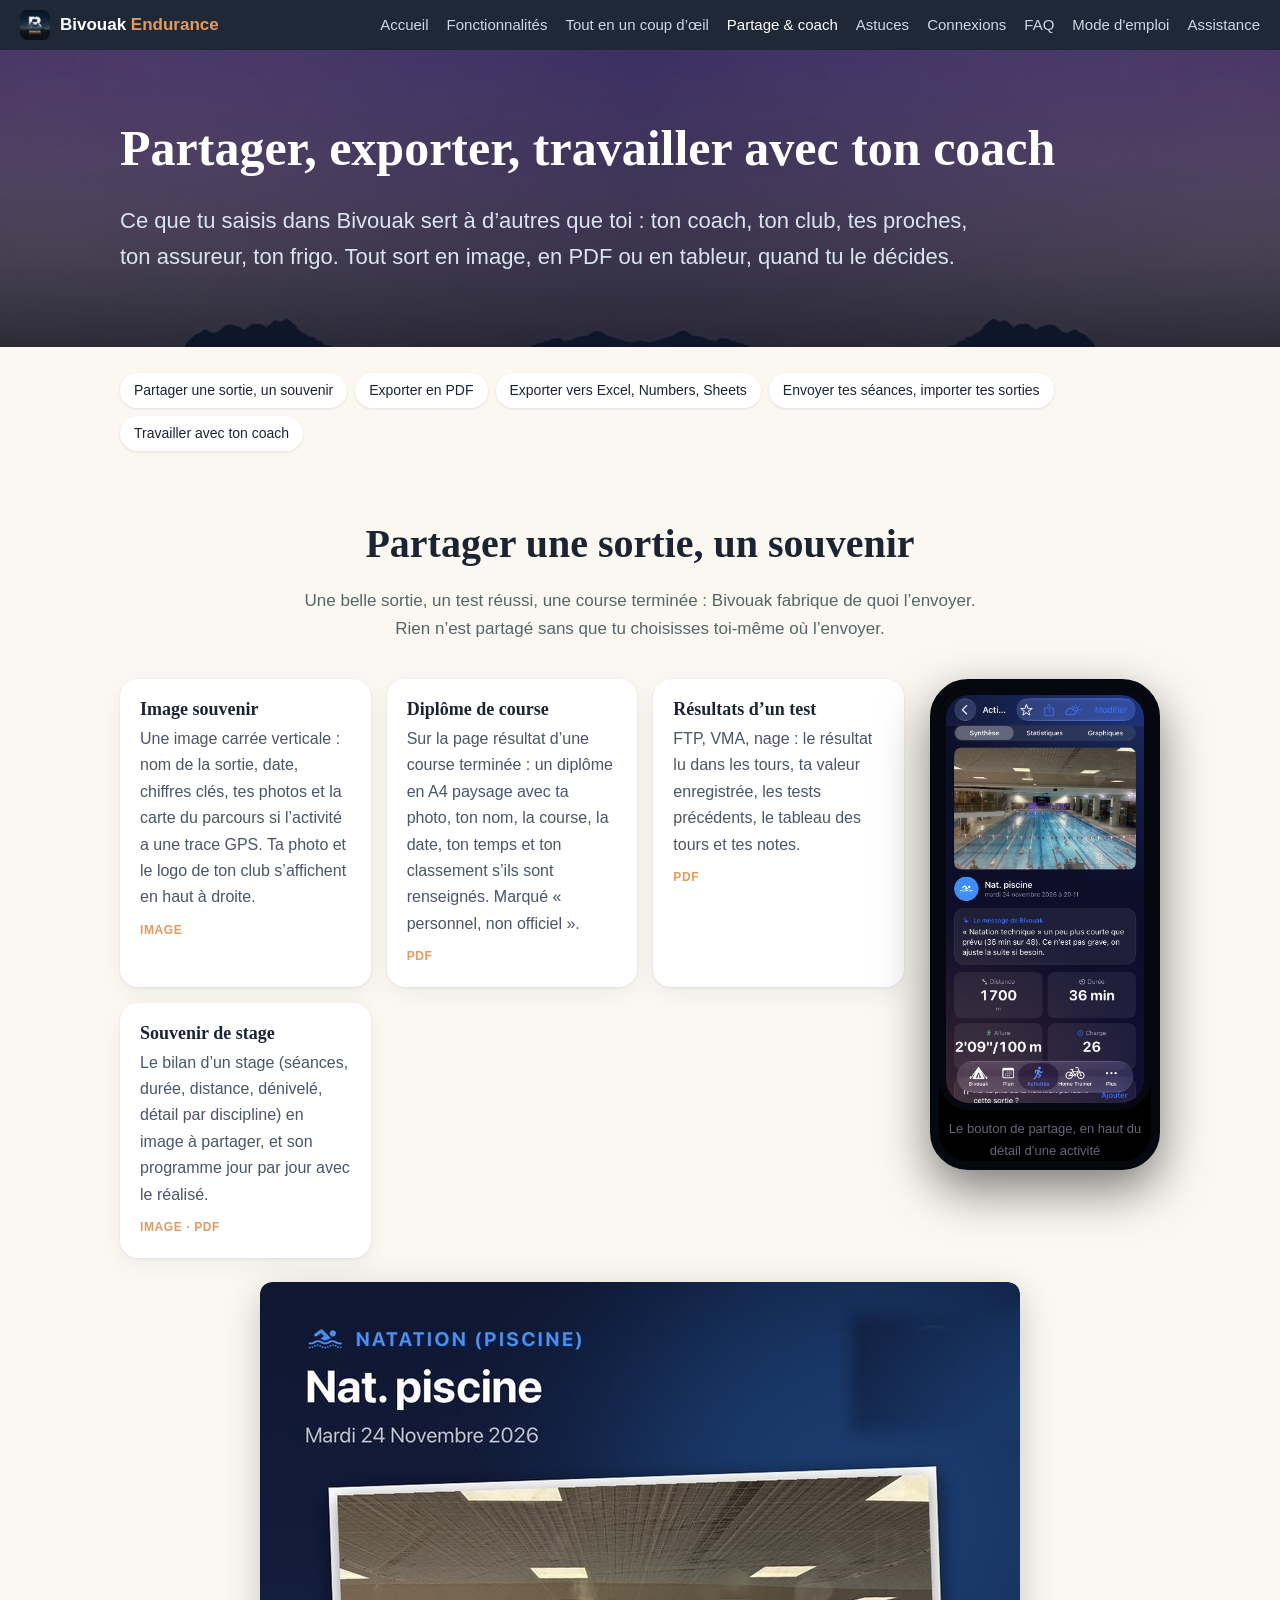
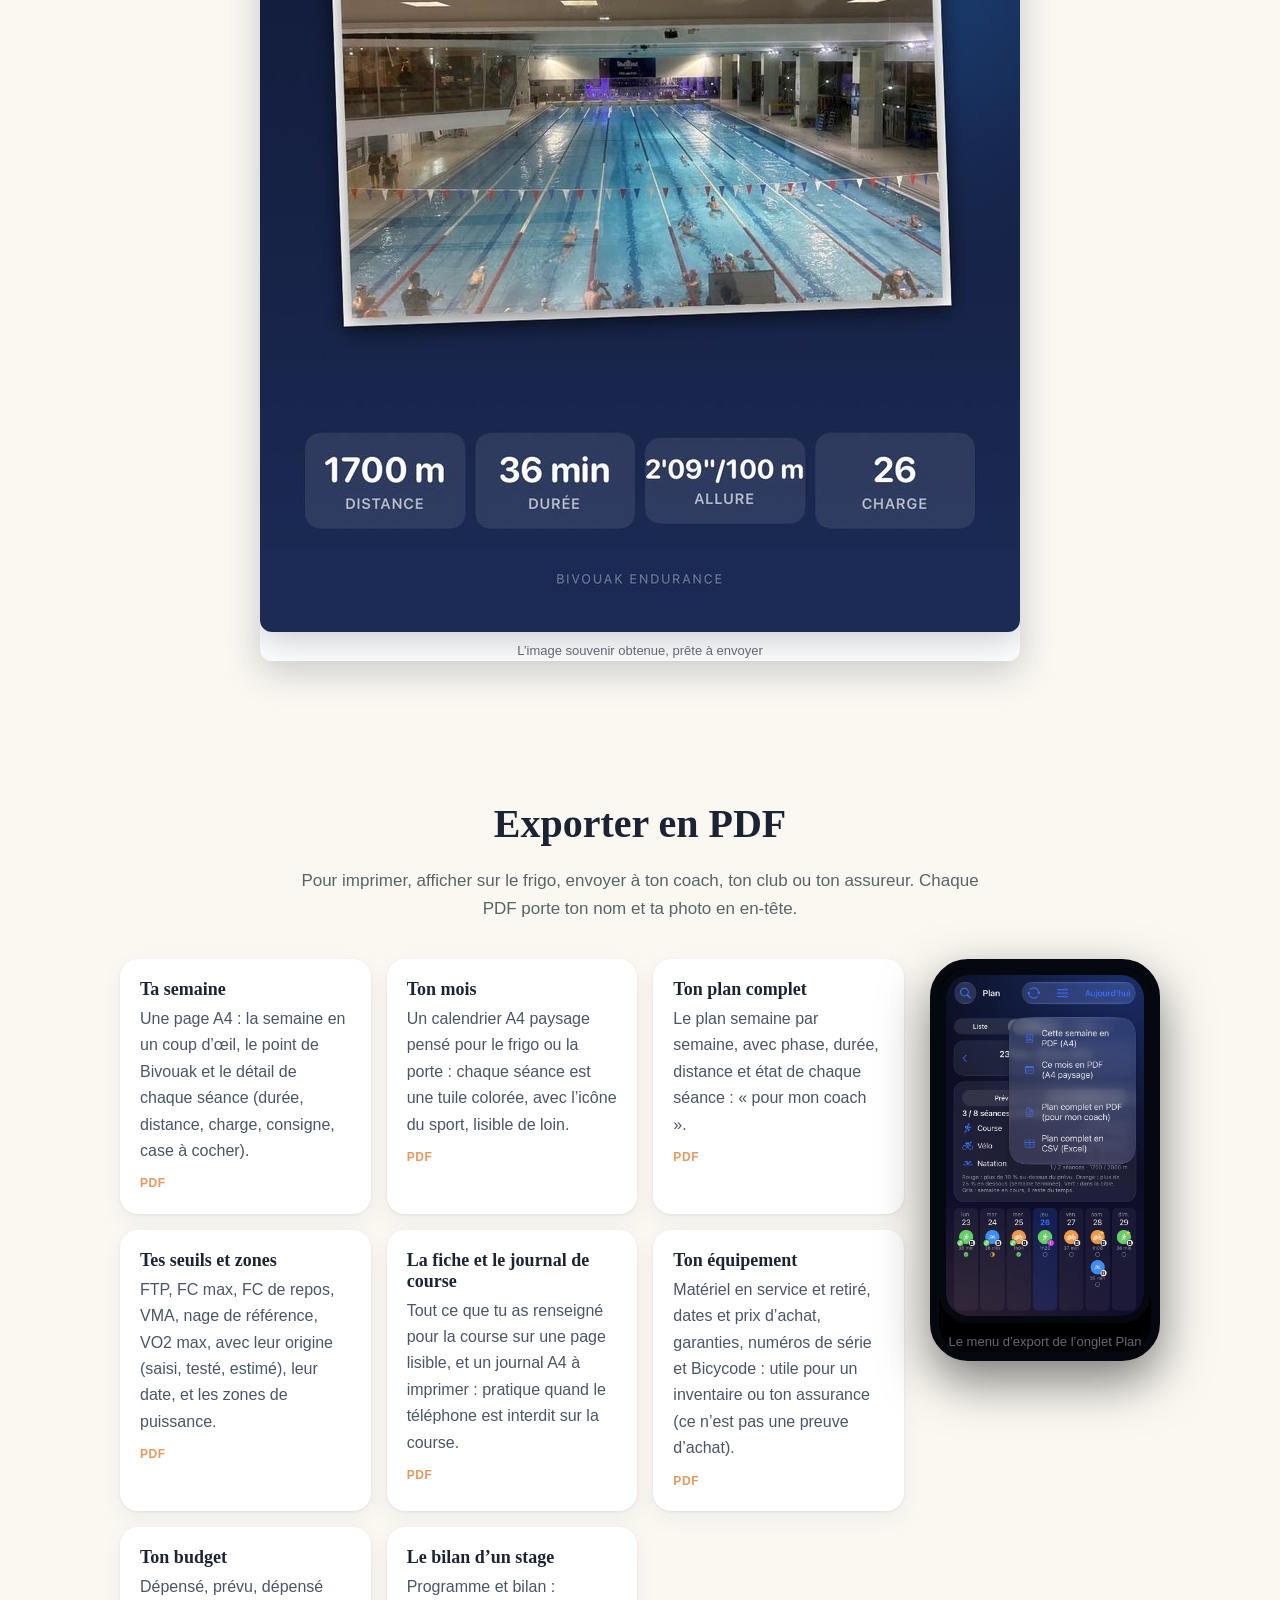
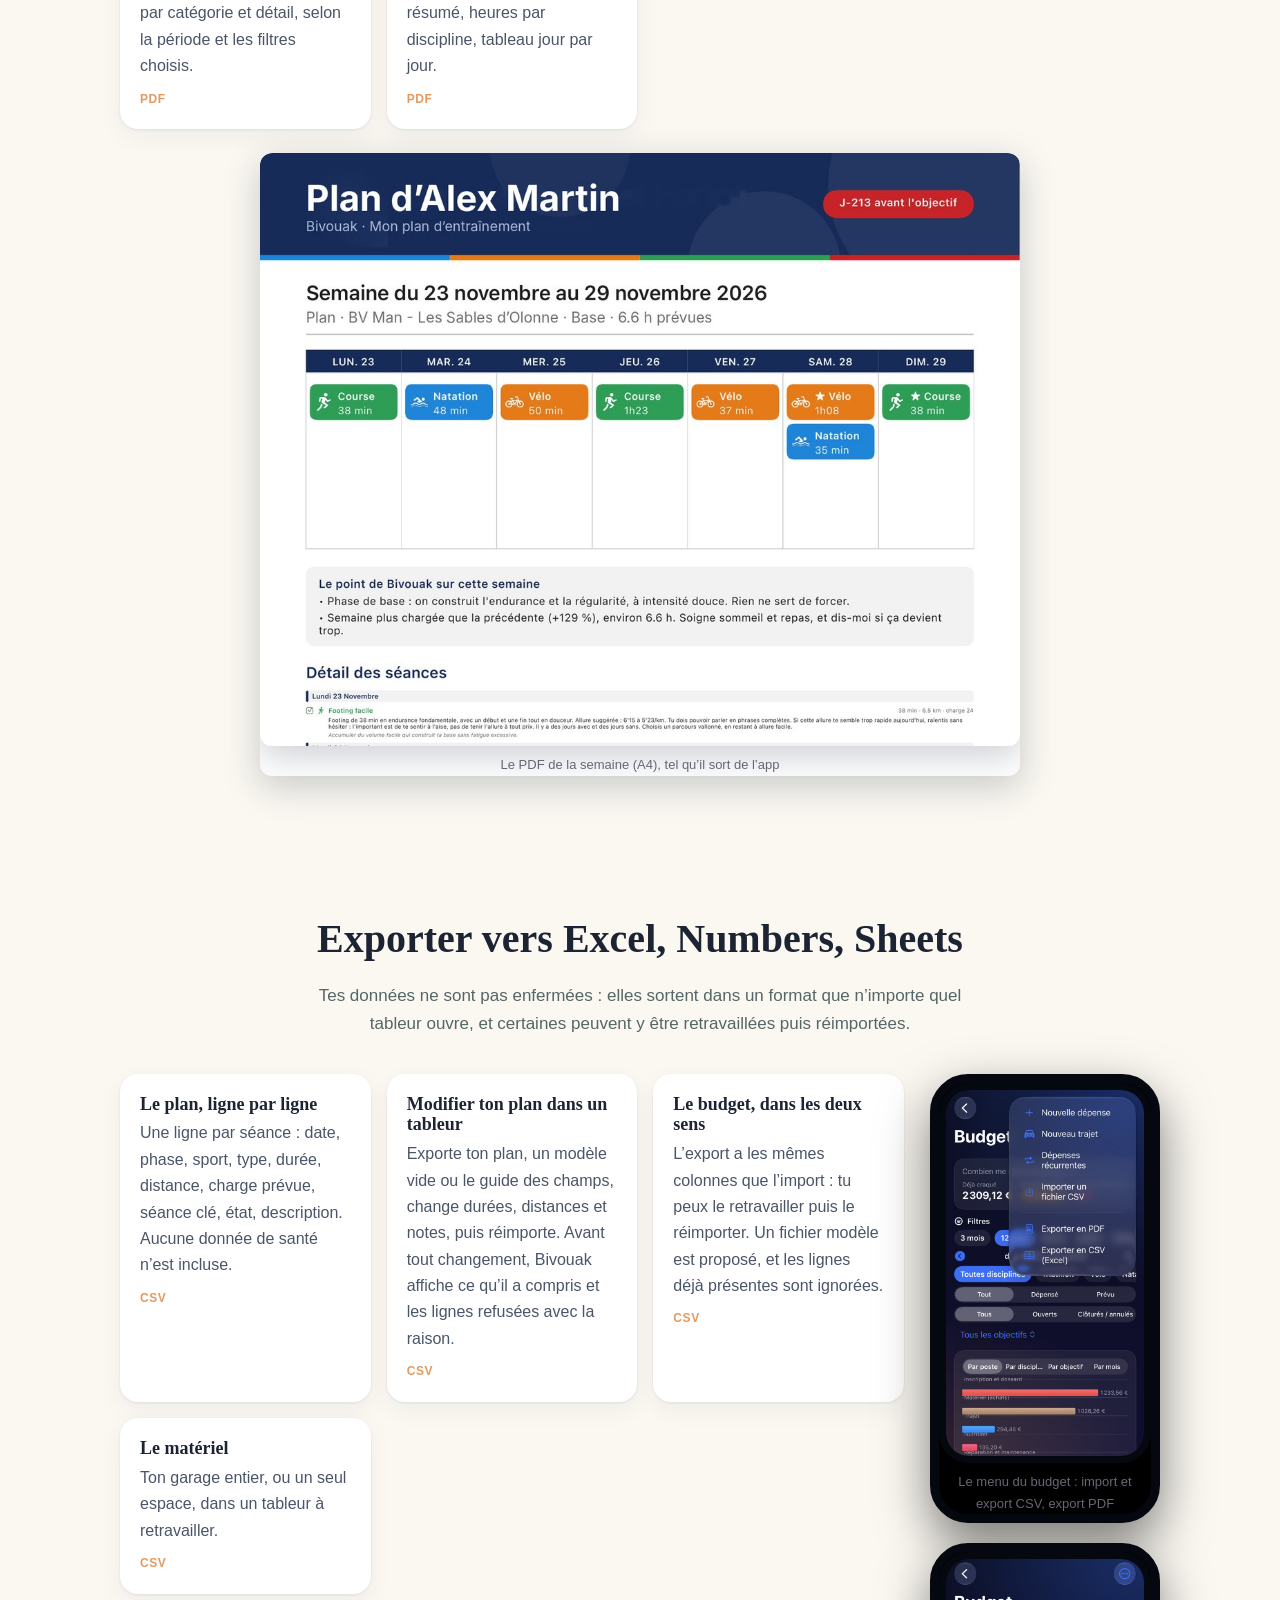
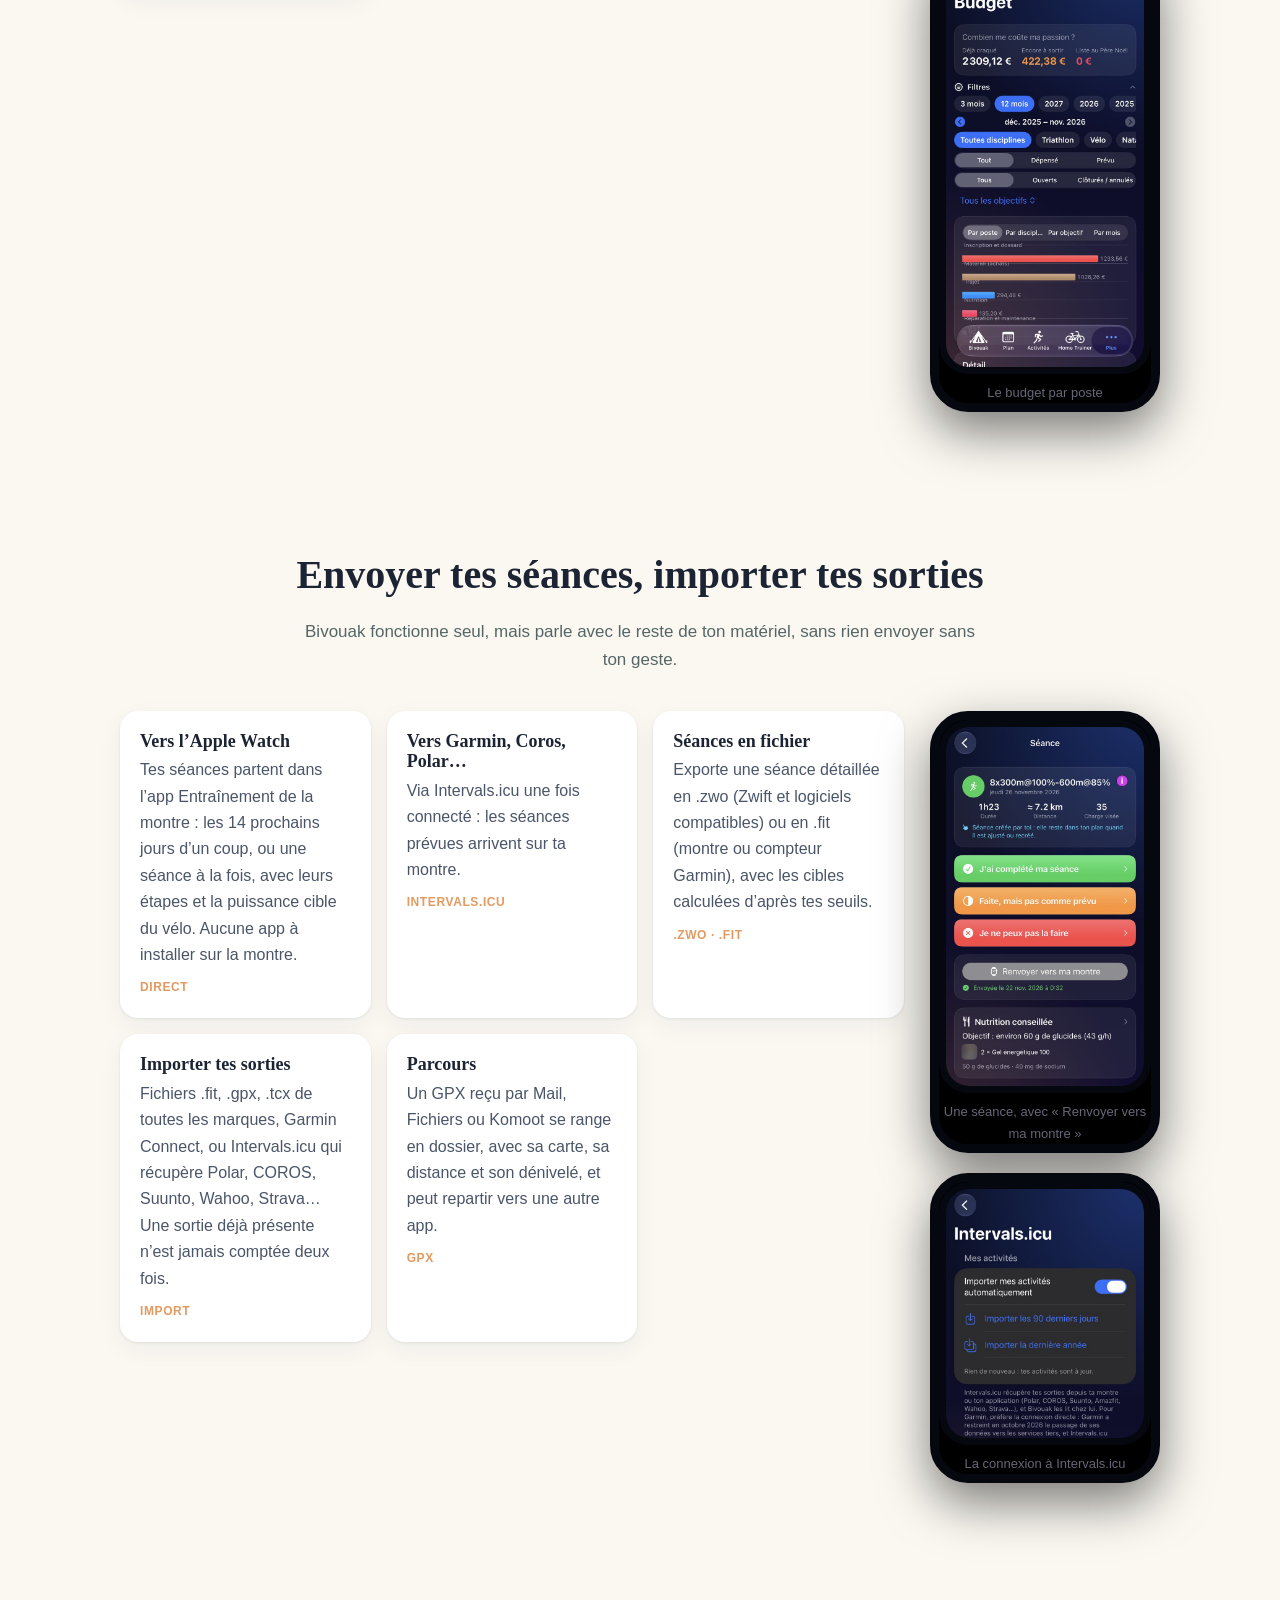
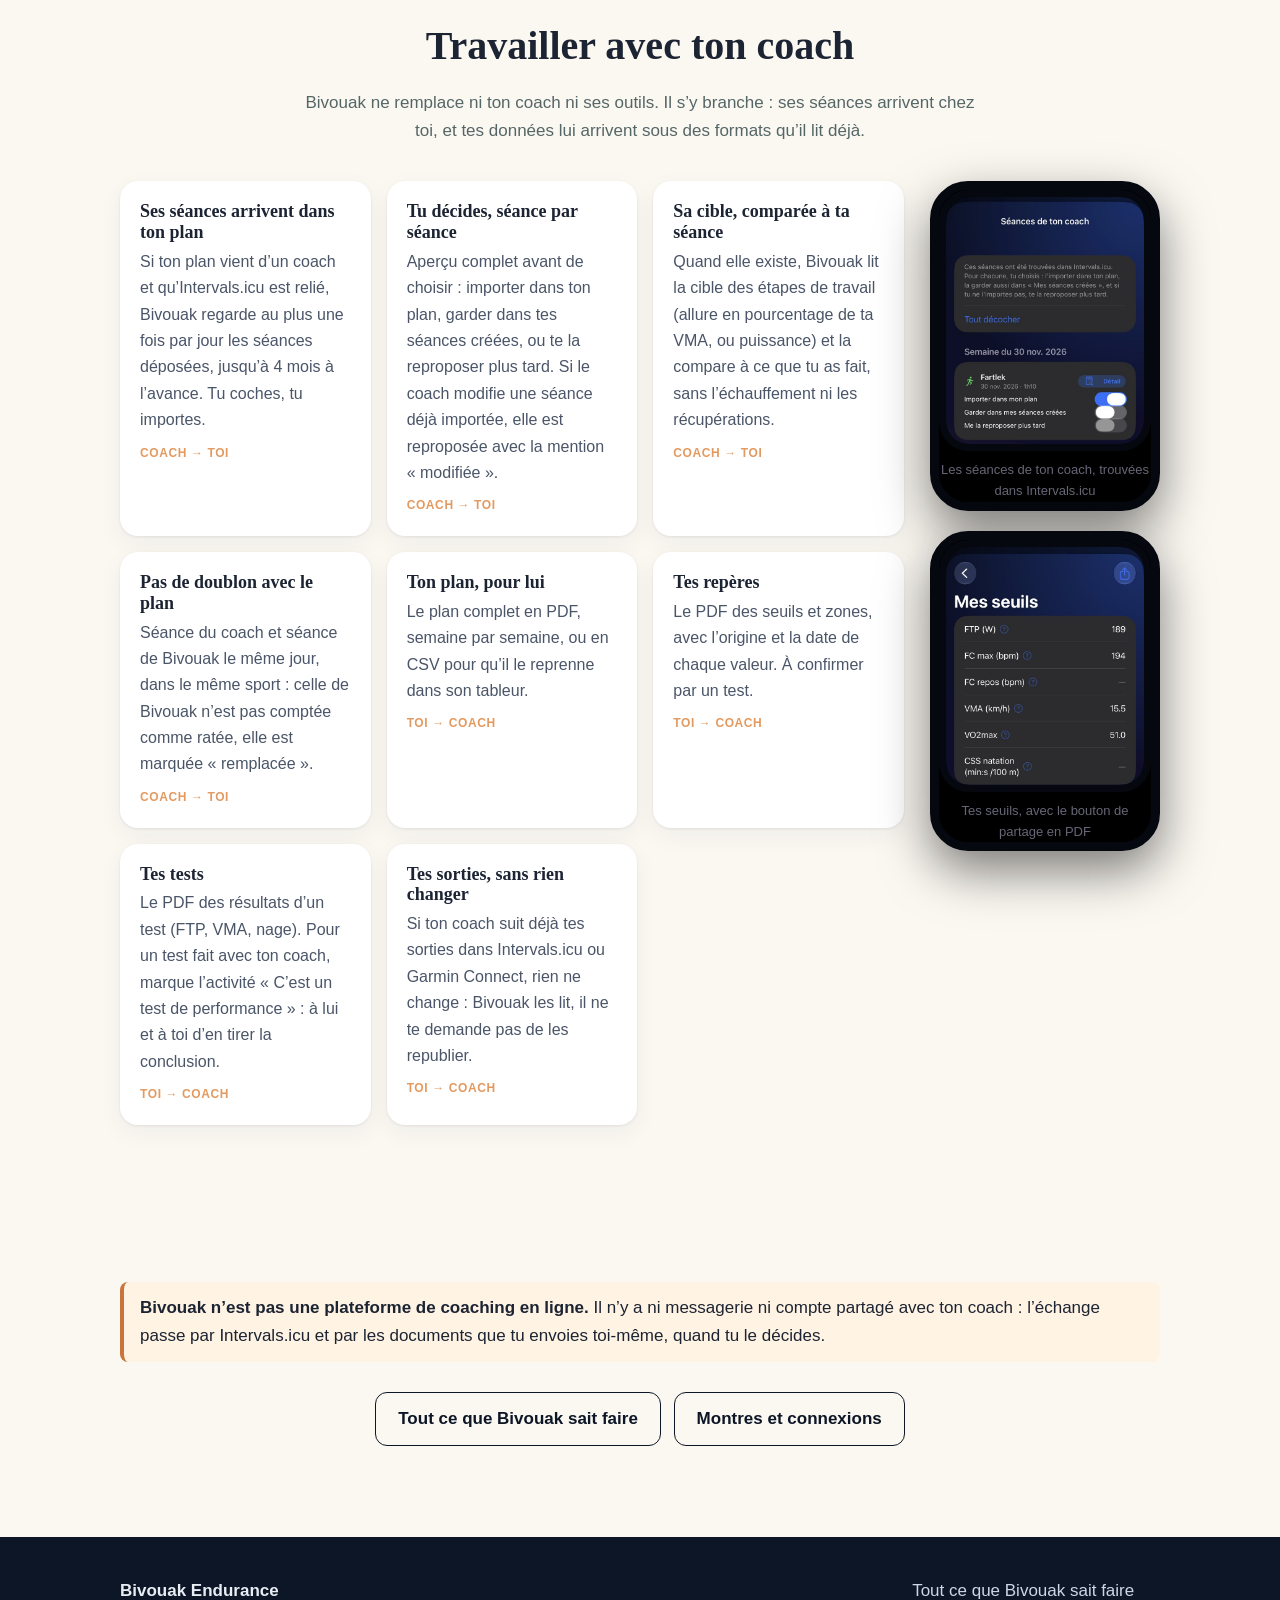
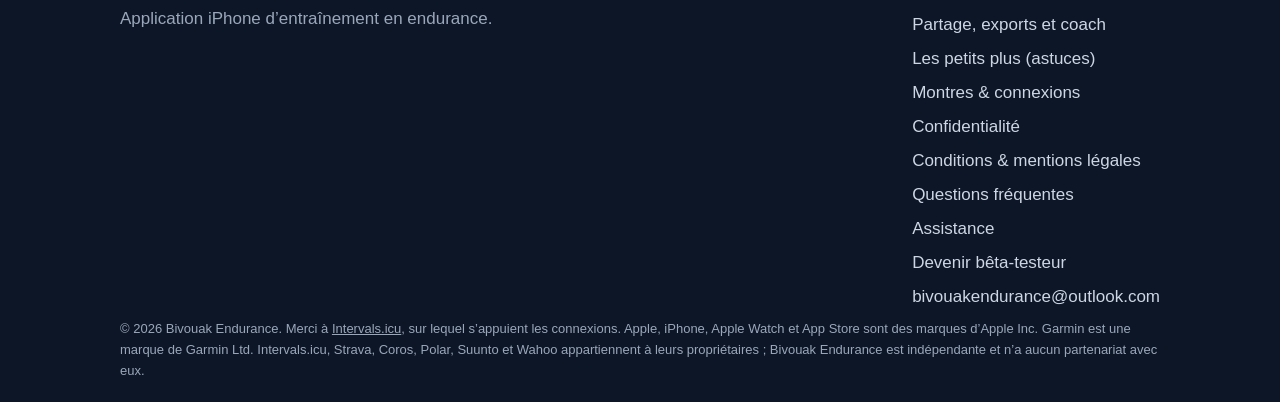
<file: partager.html>
<!doctype html>
<html lang="fr"><head><meta charset="utf-8">
<meta name="viewport" content="width=device-width,initial-scale=1">
<title>Partage, exports et coach · Bivouak Endurance</title>
<meta name="description" content="Partager une activité en image, exporter plan, budget et matériel en PDF ou CSV, travailler avec ton coach via Intervals.icu : tout ce que Bivouak Endurance sait envoyer et recevoir.">
<link rel="icon" type="image/png" href="img/favicon.png"><link rel="apple-touch-icon" href="img/apple-touch-icon.png">
<link rel="stylesheet" href="style.css"></head>
<body class="">
<header class="top"><a class="brand" href="index.html"><img src="img/favicon.png" alt="" width="30" height="30"><span>Bivouak <em>Endurance</em></span></a>
<nav><a href="index.html">Accueil</a><a href="fonctionnalites.html">Fonctionnalités</a><a href="tout-en-un.html">Tout en un coup d’œil</a><a href="partager.html" aria-current=page>Partage & coach</a><a href="astuces.html">Astuces</a><a href="connexions.html">Connexions</a><a href="faq.html">FAQ</a><a href="mode-emploi.html">Mode d'emploi</a><a href="assistance.html">Assistance</a></nav></header>
<main><section class="pagehead" style="--bg:url(img/band-dusk.jpg)"><div class="wrap"><h1>Partager, exporter, travailler avec ton coach</h1><p class="lead">Ce que tu saisis dans Bivouak sert à d’autres que toi : ton coach, ton club, tes proches, ton assureur, ton frigo. Tout sort en image, en PDF ou en tableur, quand tu le décides.</p></div></section><div class="wrap"><div class="cat-chips" style="padding-top:26px"><a href="#partager">Partager une sortie, un souvenir</a><a href="#pdf">Exporter en PDF</a><a href="#tableur">Exporter vers Excel, Numbers, Sheets</a><a href="#envoyer">Envoyer tes séances, importer tes sorties</a><a href="#coach">Travailler avec ton coach</a></div></div><section class="wrap band xsec" id="partager"><h2>Partager une sortie, un souvenir</h2><p class="sub">Une belle sortie, un test réussi, une course terminée : Bivouak fabrique de quoi l’envoyer. Rien n’est partagé sans que tu choisisses toi-même où l’envoyer.</p><div class="xrow withfig"><div class="xcards"><article class="card"><h3>Image souvenir</h3><p>Une image carrée verticale : nom de la sortie, date, chiffres clés, tes photos et la carte du parcours si l’activité a une trace GPS. Ta photo et le logo de ton club s’affichent en haut à droite.</p><p class="fmt">Image</p></article><article class="card"><h3>Diplôme de course</h3><p>Sur la page résultat d’une course terminée : un diplôme en A4 paysage avec ta photo, ton nom, la course, la date, ton temps et ton classement s’ils sont renseignés. Marqué « personnel, non officiel ».</p><p class="fmt">PDF</p></article><article class="card"><h3>Résultats d’un test</h3><p>FTP, VMA, nage : le résultat lu dans les tours, ta valeur enregistrée, les tests précédents, le tableau des tours et tes notes.</p><p class="fmt">PDF</p></article><article class="card"><h3>Souvenir de stage</h3><p>Le bilan d’un stage (séances, durée, distance, dénivelé, détail par discipline) en image à partager, et son programme jour par jour avec le réalisé.</p><p class="fmt">Image · PDF</p></article></div><div class="xfigs"><figure class="xfig phone"><div class="phone real"><img src="img/shot-piscine.jpg" alt="Le bouton de partage, en haut du détail d’une activité" loading="lazy"></div><figcaption>Le bouton de partage, en haut du détail d’une activité</figcaption></figure></div></div><div class="xwide"><figure class="xfig paper"><div class="paper"><img src="img/shot-carte.jpg" alt="L’image souvenir obtenue, prête à envoyer" loading="lazy"></div><figcaption>L’image souvenir obtenue, prête à envoyer</figcaption></figure></div></section><section class="wrap band xsec" id="pdf"><h2>Exporter en PDF</h2><p class="sub">Pour imprimer, afficher sur le frigo, envoyer à ton coach, ton club ou ton assureur. Chaque PDF porte ton nom et ta photo en en-tête.</p><div class="xrow withfig"><div class="xcards"><article class="card"><h3>Ta semaine</h3><p>Une page A4 : la semaine en un coup d’œil, le point de Bivouak et le détail de chaque séance (durée, distance, charge, consigne, case à cocher).</p><p class="fmt">PDF</p></article><article class="card"><h3>Ton mois</h3><p>Un calendrier A4 paysage pensé pour le frigo ou la porte : chaque séance est une tuile colorée, avec l’icône du sport, lisible de loin.</p><p class="fmt">PDF</p></article><article class="card"><h3>Ton plan complet</h3><p>Le plan semaine par semaine, avec phase, durée, distance et état de chaque séance : « pour mon coach ».</p><p class="fmt">PDF</p></article><article class="card"><h3>Tes seuils et zones</h3><p>FTP, FC max, FC de repos, VMA, nage de référence, VO2 max, avec leur origine (saisi, testé, estimé), leur date, et les zones de puissance.</p><p class="fmt">PDF</p></article><article class="card"><h3>La fiche et le journal de course</h3><p>Tout ce que tu as renseigné pour la course sur une page lisible, et un journal A4 à imprimer : pratique quand le téléphone est interdit sur la course.</p><p class="fmt">PDF</p></article><article class="card"><h3>Ton équipement</h3><p>Matériel en service et retiré, dates et prix d’achat, garanties, numéros de série et Bicycode : utile pour un inventaire ou ton assurance (ce n’est pas une preuve d’achat).</p><p class="fmt">PDF</p></article><article class="card"><h3>Ton budget</h3><p>Dépensé, prévu, dépensé par catégorie et détail, selon la période et les filtres choisis.</p><p class="fmt">PDF</p></article><article class="card"><h3>Le bilan d’un stage</h3><p>Programme et bilan : résumé, heures par discipline, tableau jour par jour.</p><p class="fmt">PDF</p></article></div><div class="xfigs"><figure class="xfig phone"><div class="phone real"><img src="img/shot-exportplan.jpg" alt="Le menu d’export de l’onglet Plan" loading="lazy"></div><figcaption>Le menu d’export de l’onglet Plan</figcaption></figure></div></div><div class="xwide"><figure class="xfig paper"><div class="paper"><img src="img/shot-pdfsemaine.jpg" alt="Le PDF de la semaine (A4), tel qu’il sort de l’app" loading="lazy"></div><figcaption>Le PDF de la semaine (A4), tel qu’il sort de l’app</figcaption></figure></div></section><section class="wrap band xsec" id="tableur"><h2>Exporter vers Excel, Numbers, Sheets</h2><p class="sub">Tes données ne sont pas enfermées : elles sortent dans un format que n’importe quel tableur ouvre, et certaines peuvent y être retravaillées puis réimportées.</p><div class="xrow withfig"><div class="xcards"><article class="card"><h3>Le plan, ligne par ligne</h3><p>Une ligne par séance : date, phase, sport, type, durée, distance, charge prévue, séance clé, état, description. Aucune donnée de santé n’est incluse.</p><p class="fmt">CSV</p></article><article class="card"><h3>Modifier ton plan dans un tableur</h3><p>Exporte ton plan, un modèle vide ou le guide des champs, change durées, distances et notes, puis réimporte. Avant tout changement, Bivouak affiche ce qu’il a compris et les lignes refusées avec la raison.</p><p class="fmt">CSV</p></article><article class="card"><h3>Le budget, dans les deux sens</h3><p>L’export a les mêmes colonnes que l’import : tu peux le retravailler puis le réimporter. Un fichier modèle est proposé, et les lignes déjà présentes sont ignorées.</p><p class="fmt">CSV</p></article><article class="card"><h3>Le matériel</h3><p>Ton garage entier, ou un seul espace, dans un tableur à retravailler.</p><p class="fmt">CSV</p></article></div><div class="xfigs"><figure class="xfig phone"><div class="phone real"><img src="img/shot-exportbudget.jpg" alt="Le menu du budget : import et export CSV, export PDF" loading="lazy"></div><figcaption>Le menu du budget : import et export CSV, export PDF</figcaption></figure><figure class="xfig phone"><div class="phone real"><img src="img/shot-budget.jpg" alt="Le budget par poste" loading="lazy"></div><figcaption>Le budget par poste</figcaption></figure></div></div></section><section class="wrap band xsec" id="envoyer"><h2>Envoyer tes séances, importer tes sorties</h2><p class="sub">Bivouak fonctionne seul, mais parle avec le reste de ton matériel, sans rien envoyer sans ton geste.</p><div class="xrow withfig"><div class="xcards"><article class="card"><h3>Vers l’Apple Watch</h3><p>Tes séances partent dans l’app Entraînement de la montre : les 14 prochains jours d’un coup, ou une séance à la fois, avec leurs étapes et la puissance cible du vélo. Aucune app à installer sur la montre.</p><p class="fmt">Direct</p></article><article class="card"><h3>Vers Garmin, Coros, Polar…</h3><p>Via Intervals.icu une fois connecté : les séances prévues arrivent sur ta montre.</p><p class="fmt">Intervals.icu</p></article><article class="card"><h3>Séances en fichier</h3><p>Exporte une séance détaillée en .zwo (Zwift et logiciels compatibles) ou en .fit (montre ou compteur Garmin), avec les cibles calculées d’après tes seuils.</p><p class="fmt">.zwo · .fit</p></article><article class="card"><h3>Importer tes sorties</h3><p>Fichiers .fit, .gpx, .tcx de toutes les marques, Garmin Connect, ou Intervals.icu qui récupère Polar, COROS, Suunto, Wahoo, Strava… Une sortie déjà présente n’est jamais comptée deux fois.</p><p class="fmt">Import</p></article><article class="card"><h3>Parcours</h3><p>Un GPX reçu par Mail, Fichiers ou Komoot se range en dossier, avec sa carte, sa distance et son dénivelé, et peut repartir vers une autre app.</p><p class="fmt">GPX</p></article></div><div class="xfigs"><figure class="xfig phone"><div class="phone real"><img src="img/shot-seance.jpg" alt="Une séance, avec « Renvoyer vers ma montre »" loading="lazy"></div><figcaption>Une séance, avec « Renvoyer vers ma montre »</figcaption></figure><figure class="xfig phone"><div class="phone real"><img src="img/shot-intervals.jpg" alt="La connexion à Intervals.icu" loading="lazy"></div><figcaption>La connexion à Intervals.icu</figcaption></figure></div></div></section><section class="wrap band xsec" id="coach"><h2>Travailler avec ton coach</h2><p class="sub">Bivouak ne remplace ni ton coach ni ses outils. Il s’y branche : ses séances arrivent chez toi, et tes données lui arrivent sous des formats qu’il lit déjà.</p><div class="xrow withfig"><div class="xcards"><article class="card"><h3>Ses séances arrivent dans ton plan</h3><p>Si ton plan vient d’un coach et qu’Intervals.icu est relié, Bivouak regarde au plus une fois par jour les séances déposées, jusqu’à 4 mois à l’avance. Tu coches, tu importes.</p><p class="fmt">Coach → toi</p></article><article class="card"><h3>Tu décides, séance par séance</h3><p>Aperçu complet avant de choisir : importer dans ton plan, garder dans tes séances créées, ou te la reproposer plus tard. Si le coach modifie une séance déjà importée, elle est reproposée avec la mention « modifiée ».</p><p class="fmt">Coach → toi</p></article><article class="card"><h3>Sa cible, comparée à ta séance</h3><p>Quand elle existe, Bivouak lit la cible des étapes de travail (allure en pourcentage de ta VMA, ou puissance) et la compare à ce que tu as fait, sans l’échauffement ni les récupérations.</p><p class="fmt">Coach → toi</p></article><article class="card"><h3>Pas de doublon avec le plan</h3><p>Séance du coach et séance de Bivouak le même jour, dans le même sport : celle de Bivouak n’est pas comptée comme ratée, elle est marquée « remplacée ».</p><p class="fmt">Coach → toi</p></article><article class="card"><h3>Ton plan, pour lui</h3><p>Le plan complet en PDF, semaine par semaine, ou en CSV pour qu’il le reprenne dans son tableur.</p><p class="fmt">Toi → coach</p></article><article class="card"><h3>Tes repères</h3><p>Le PDF des seuils et zones, avec l’origine et la date de chaque valeur. À confirmer par un test.</p><p class="fmt">Toi → coach</p></article><article class="card"><h3>Tes tests</h3><p>Le PDF des résultats d’un test (FTP, VMA, nage). Pour un test fait avec ton coach, marque l’activité « C’est un test de performance » : à lui et à toi d’en tirer la conclusion.</p><p class="fmt">Toi → coach</p></article><article class="card"><h3>Tes sorties, sans rien changer</h3><p>Si ton coach suit déjà tes sorties dans Intervals.icu ou Garmin Connect, rien ne change : Bivouak les lit, il ne te demande pas de les republier.</p><p class="fmt">Toi → coach</p></article></div><div class="xfigs"><figure class="xfig phone"><div class="phone real"><img src="img/shot-coachimport.jpg" alt="Les séances de ton coach, trouvées dans Intervals.icu" loading="lazy"></div><figcaption>Les séances de ton coach, trouvées dans Intervals.icu</figcaption></figure><figure class="xfig phone"><div class="phone real"><img src="img/shot-seuils.jpg" alt="Tes seuils, avec le bouton de partage en PDF" loading="lazy"></div><figcaption>Tes seuils, avec le bouton de partage en PDF</figcaption></figure></div></div></section><section class="wrap band"><p class="note"><strong>Bivouak n’est pas une plateforme de coaching en ligne.</strong> Il n’y a ni messagerie ni compte partagé avec ton coach : l’échange passe par Intervals.icu et par les documents que tu envoies toi-même, quand tu le décides.</p><p class="center" style="margin-top:26px"><a class="ghost dark" href="tout-en-un.html">Tout ce que Bivouak sait faire</a> <a class="ghost dark" href="connexions.html">Montres et connexions</a></p></section></main>
<footer><div class="wrap foot">
<div><strong>Bivouak Endurance</strong><br><span class="muted">Application iPhone d’entraînement en endurance.</span></div>
<div><a href="tout-en-un.html">Tout ce que Bivouak sait faire</a><a href="partager.html">Partage, exports et coach</a><a href="astuces.html">Les petits plus (astuces)</a><a href="connexions.html">Montres &amp; connexions</a><a href="confidentialite.html">Confidentialité</a><a href="conditions.html">Conditions &amp; mentions légales</a><a href="faq.html">Questions fréquentes</a><a href="assistance.html">Assistance</a><a href="beta.html">Devenir bêta-testeur</a><a href="mailto:bivouakendurance@outlook.com">bivouakendurance@outlook.com</a></div>
</div><p class="wrap tiny muted">© 2026 Bivouak Endurance. Merci à <a href="https://intervals.icu" rel="noopener">Intervals.icu</a>, sur lequel s’appuient les connexions. Apple, iPhone, Apple Watch et App Store sont des marques d’Apple Inc. Garmin est une marque de Garmin Ltd. Intervals.icu, Strava, Coros, Polar, Suunto et Wahoo appartiennent à leurs propriétaires ; Bivouak Endurance est indépendante et n’a aucun partenariat avec eux.</p></footer>
</body></html>
</file>
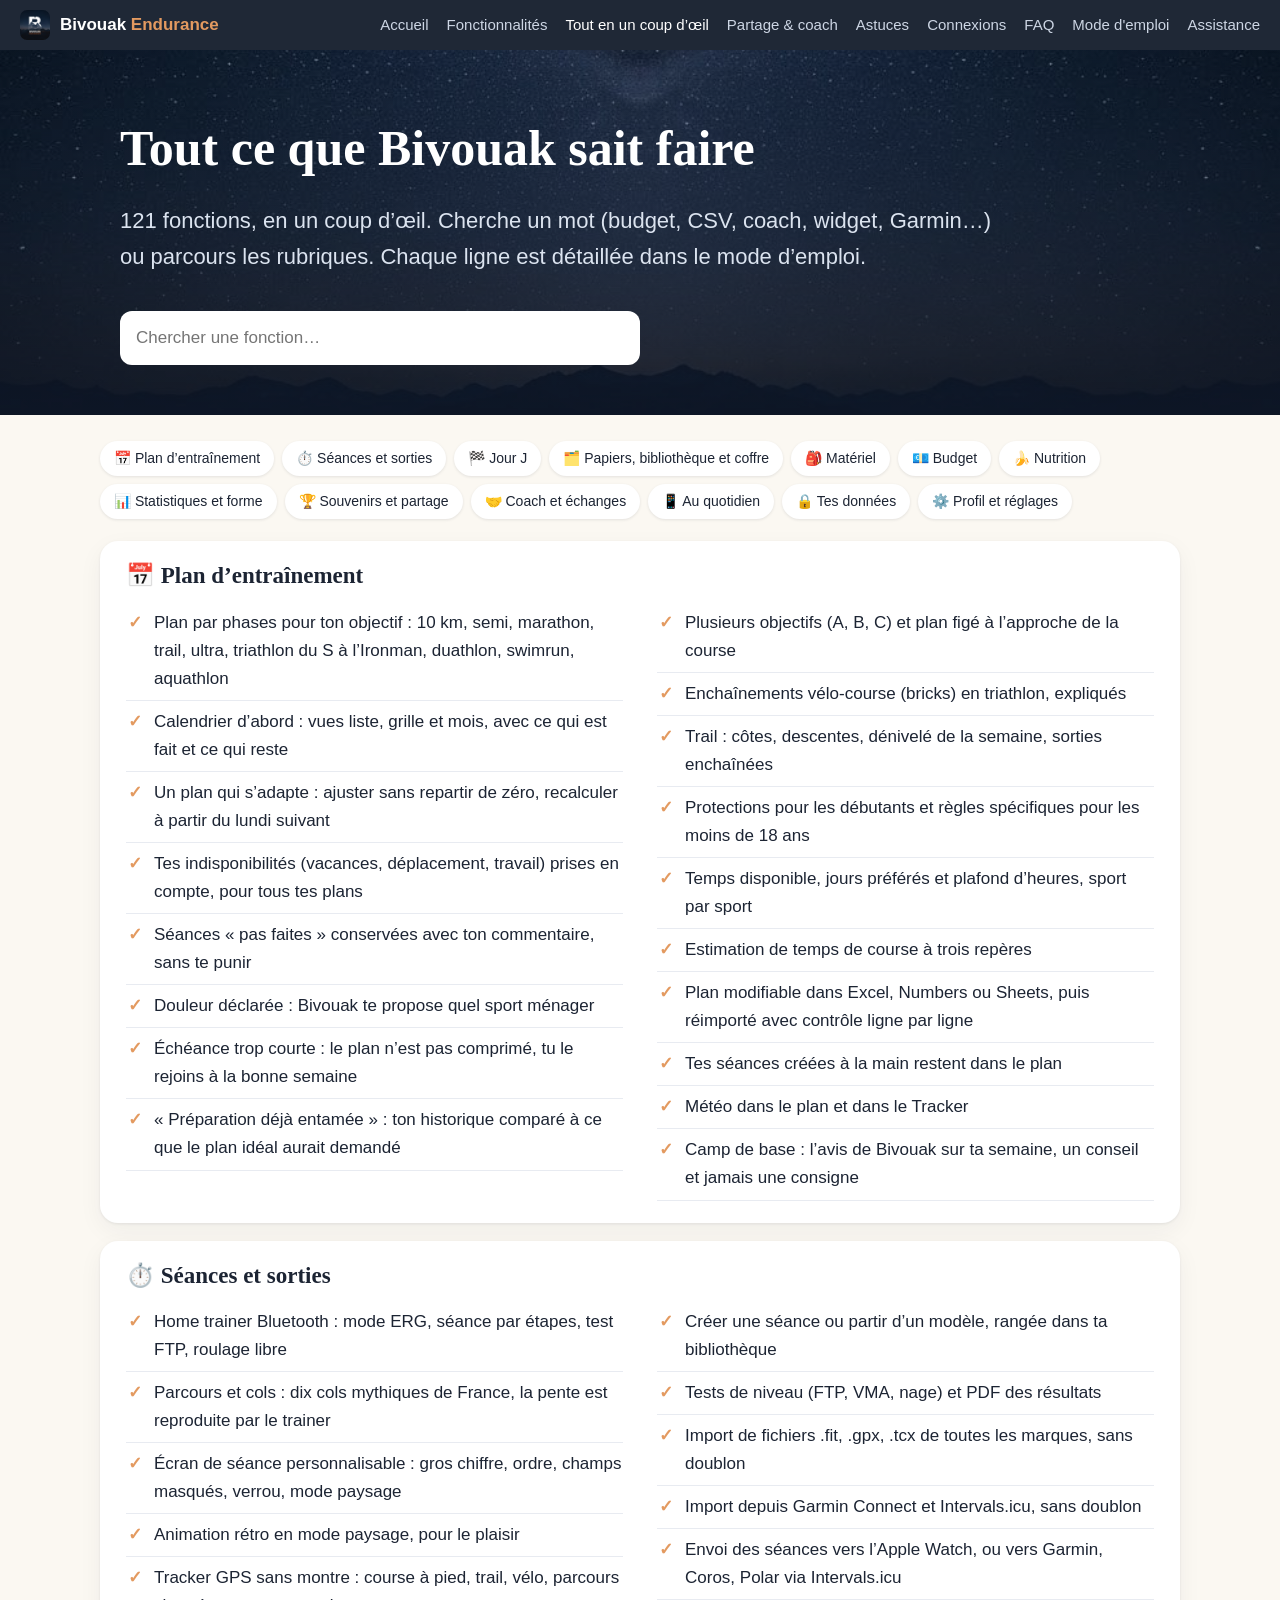
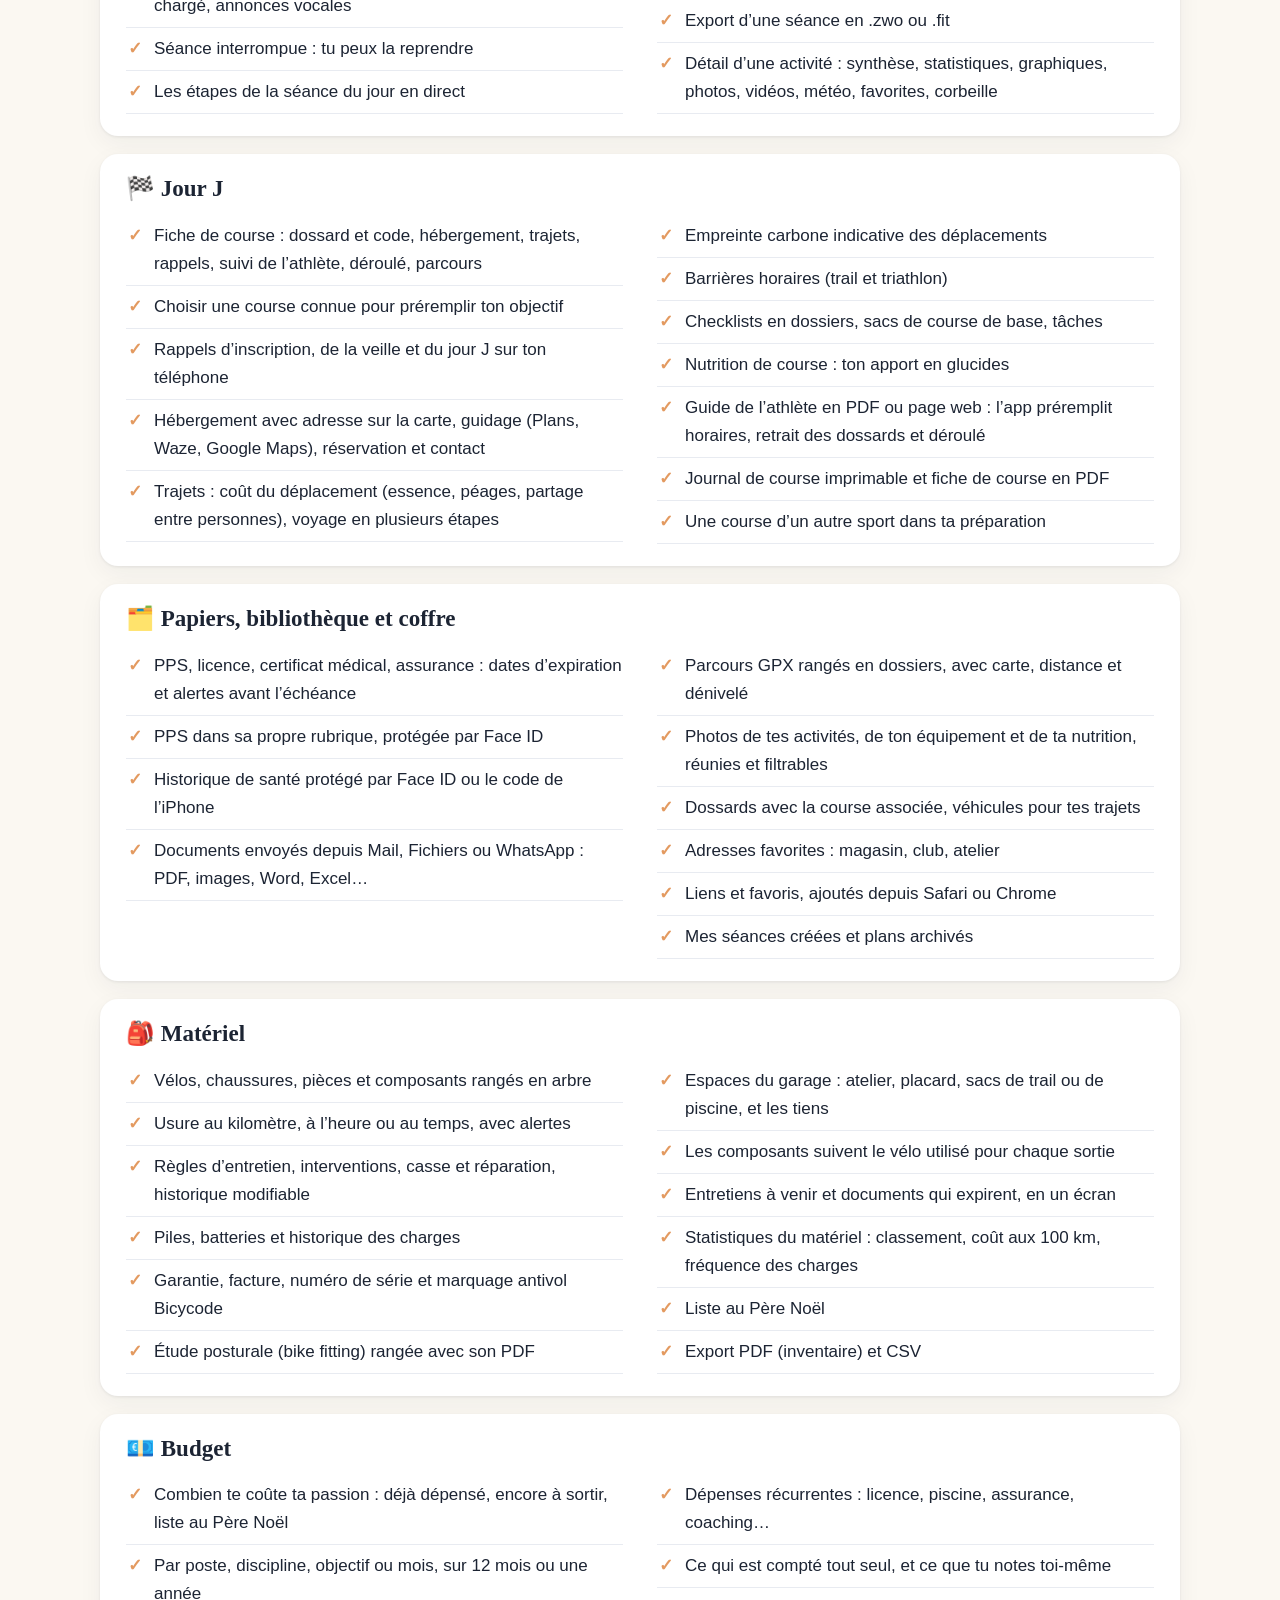
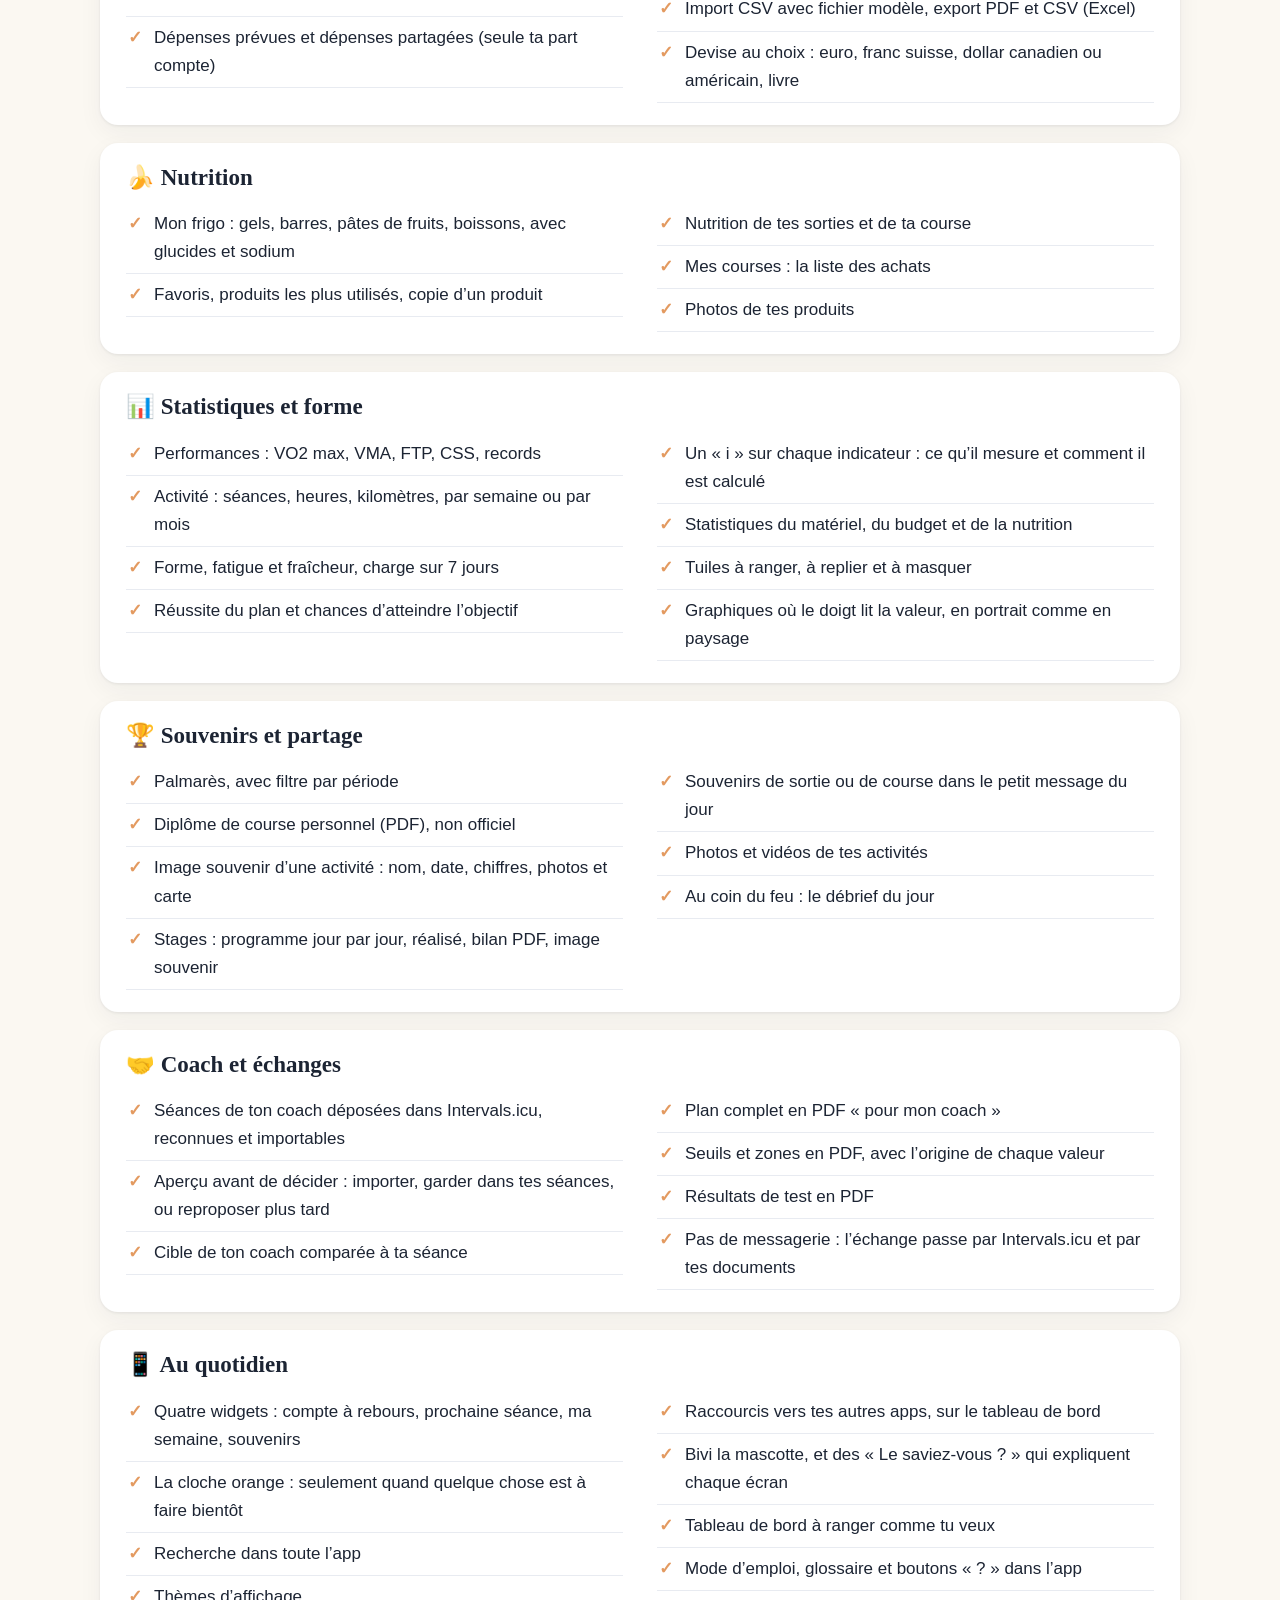
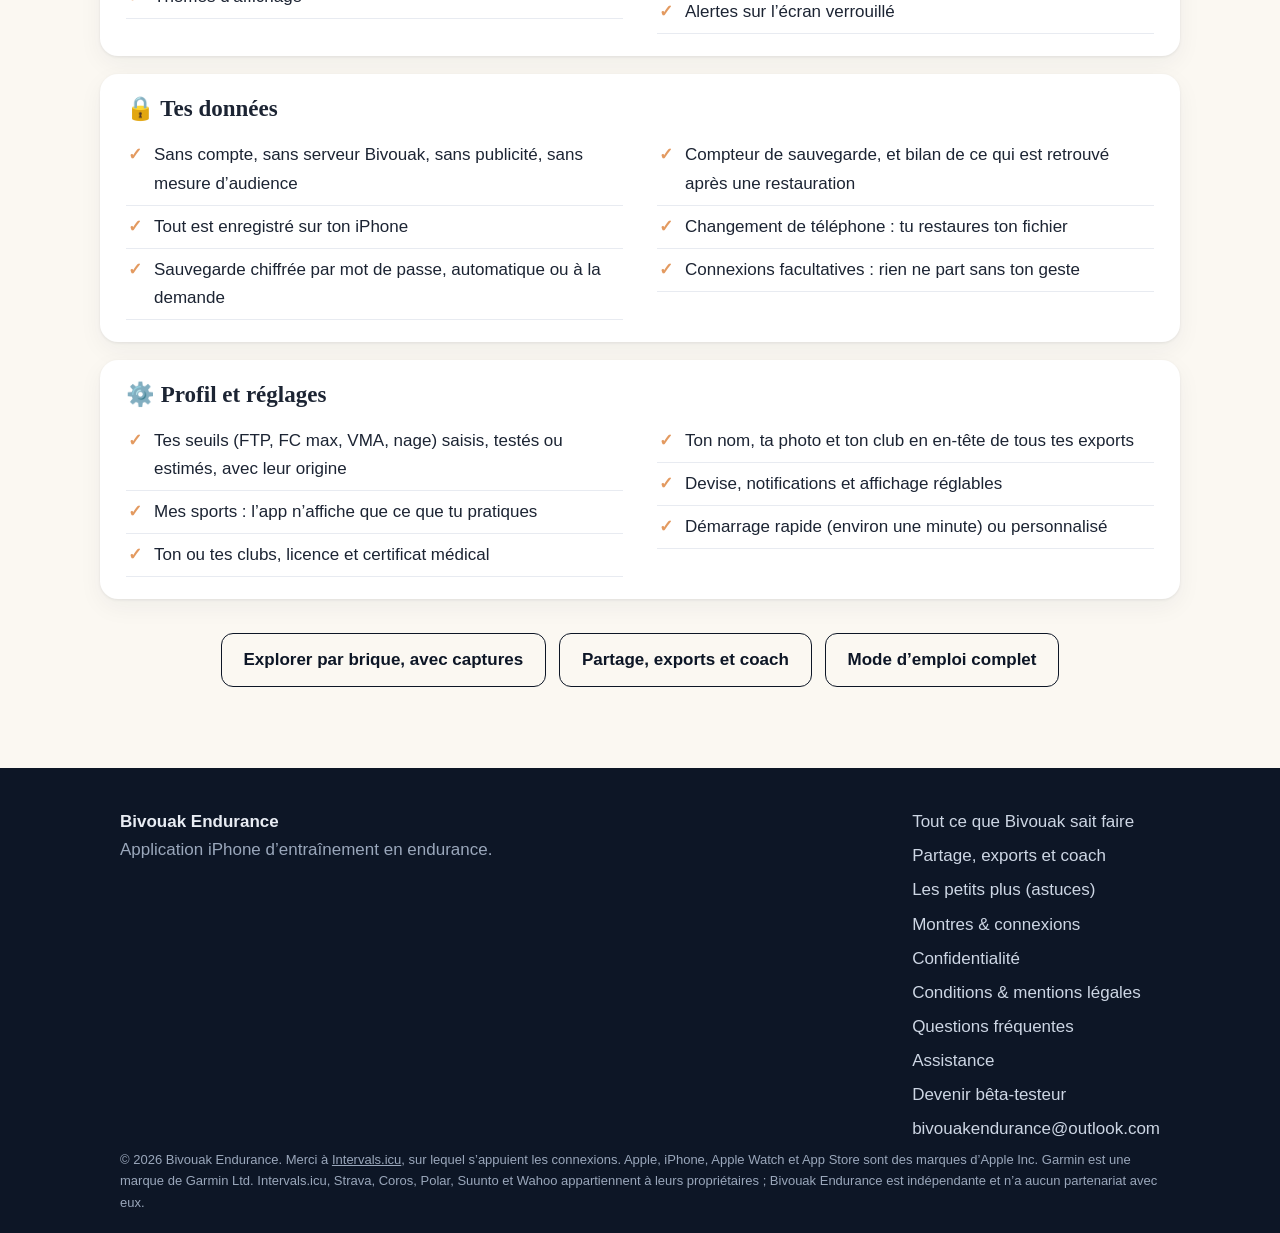
<file: tout-en-un.html>
<!doctype html>
<html lang="fr"><head><meta charset="utf-8">
<meta name="viewport" content="width=device-width,initial-scale=1">
<title>Tout ce que Bivouak sait faire · Bivouak Endurance</title>
<meta name="description" content="Toutes les fonctions de Bivouak Endurance en un coup d’œil : plan, séances, jour J, matériel, budget, nutrition, statistiques, souvenirs, coach, sauvegarde.">
<link rel="icon" type="image/png" href="img/favicon.png"><link rel="apple-touch-icon" href="img/apple-touch-icon.png">
<link rel="stylesheet" href="style.css"></head>
<body class="">
<header class="top"><a class="brand" href="index.html"><img src="img/favicon.png" alt="" width="30" height="30"><span>Bivouak <em>Endurance</em></span></a>
<nav><a href="index.html">Accueil</a><a href="fonctionnalites.html">Fonctionnalités</a><a href="tout-en-un.html" aria-current=page>Tout en un coup d’œil</a><a href="partager.html">Partage & coach</a><a href="astuces.html">Astuces</a><a href="connexions.html">Connexions</a><a href="faq.html">FAQ</a><a href="mode-emploi.html">Mode d'emploi</a><a href="assistance.html">Assistance</a></nav></header>
<main><section class="pagehead" style="--bg:url(img/band-night.jpg)"><div class="wrap"><h1>Tout ce que Bivouak sait faire</h1><p class="lead">121 fonctions, en un coup d’œil. Cherche un mot (budget, CSV, coach, widget, Garmin…) ou parcours les rubriques. Chaque ligne est détaillée dans le mode d’emploi.</p><input id="q" type="search" placeholder="Chercher une fonction…" aria-label="Chercher une fonction"> <span id="cnt" class="tiny"></span></div></section><div class="wrap" style="padding:26px 0 60px"><div class="cat-chips" style="margin-bottom:22px"><a href="#c-plan">📅 Plan d’entraînement</a><a href="#c-seances">⏱️ Séances et sorties</a><a href="#c-jourj">🏁 Jour J</a><a href="#c-papiers">🗂️ Papiers, bibliothèque et coffre</a><a href="#c-materiel">🎒 Matériel</a><a href="#c-budget">💶 Budget</a><a href="#c-nutrition">🍌 Nutrition</a><a href="#c-stats">📊 Statistiques et forme</a><a href="#c-souvenirs">🏆 Souvenirs et partage</a><a href="#c-coach">🤝 Coach et échanges</a><a href="#c-quotidien">📱 Au quotidien</a><a href="#c-donnees">🔒 Tes données</a><a href="#c-profil">⚙️ Profil et réglages</a></div><section class="cat-sec" id="c-plan"><h2>📅 Plan d’entraînement</h2><ul class="ticks"><li>Plan par phases pour ton objectif : 10 km, semi, marathon, trail, ultra, triathlon du S à l’Ironman, duathlon, swimrun, aquathlon</li><li>Calendrier d’abord : vues liste, grille et mois, avec ce qui est fait et ce qui reste</li><li>Un plan qui s’adapte : ajuster sans repartir de zéro, recalculer à partir du lundi suivant</li><li>Tes indisponibilités (vacances, déplacement, travail) prises en compte, pour tous tes plans</li><li>Séances « pas faites » conservées avec ton commentaire, sans te punir</li><li>Douleur déclarée : Bivouak te propose quel sport ménager</li><li>Échéance trop courte : le plan n’est pas comprimé, tu le rejoins à la bonne semaine</li><li>« Préparation déjà entamée » : ton historique comparé à ce que le plan idéal aurait demandé</li><li>Plusieurs objectifs (A, B, C) et plan figé à l’approche de la course</li><li>Enchaînements vélo-course (bricks) en triathlon, expliqués</li><li>Trail : côtes, descentes, dénivelé de la semaine, sorties enchaînées</li><li>Protections pour les débutants et règles spécifiques pour les moins de 18 ans</li><li>Temps disponible, jours préférés et plafond d’heures, sport par sport</li><li>Estimation de temps de course à trois repères</li><li>Plan modifiable dans Excel, Numbers ou Sheets, puis réimporté avec contrôle ligne par ligne</li><li>Tes séances créées à la main restent dans le plan</li><li>Météo dans le plan et dans le Tracker</li><li>Camp de base : l’avis de Bivouak sur ta semaine, un conseil et jamais une consigne</li></ul></section><section class="cat-sec" id="c-seances"><h2>⏱️ Séances et sorties</h2><ul class="ticks"><li>Home trainer Bluetooth : mode ERG, séance par étapes, test FTP, roulage libre</li><li>Parcours et cols : dix cols mythiques de France, la pente est reproduite par le trainer</li><li>Écran de séance personnalisable : gros chiffre, ordre, champs masqués, verrou, mode paysage</li><li>Animation rétro en mode paysage, pour le plaisir</li><li>Tracker GPS sans montre : course à pied, trail, vélo, parcours chargé, annonces vocales</li><li>Séance interrompue : tu peux la reprendre</li><li>Les étapes de la séance du jour en direct</li><li>Créer une séance ou partir d’un modèle, rangée dans ta bibliothèque</li><li>Tests de niveau (FTP, VMA, nage) et PDF des résultats</li><li>Import de fichiers .fit, .gpx, .tcx de toutes les marques, sans doublon</li><li>Import depuis Garmin Connect et Intervals.icu, sans doublon</li><li>Envoi des séances vers l’Apple Watch, ou vers Garmin, Coros, Polar via Intervals.icu</li><li>Export d’une séance en .zwo ou .fit</li><li>Détail d’une activité : synthèse, statistiques, graphiques, photos, vidéos, météo, favorites, corbeille</li></ul></section><section class="cat-sec" id="c-jourj"><h2>🏁 Jour J</h2><ul class="ticks"><li>Fiche de course : dossard et code, hébergement, trajets, rappels, suivi de l’athlète, déroulé, parcours</li><li>Choisir une course connue pour préremplir ton objectif</li><li>Rappels d’inscription, de la veille et du jour J sur ton téléphone</li><li>Hébergement avec adresse sur la carte, guidage (Plans, Waze, Google Maps), réservation et contact</li><li>Trajets : coût du déplacement (essence, péages, partage entre personnes), voyage en plusieurs étapes</li><li>Empreinte carbone indicative des déplacements</li><li>Barrières horaires (trail et triathlon)</li><li>Checklists en dossiers, sacs de course de base, tâches</li><li>Nutrition de course : ton apport en glucides</li><li>Guide de l’athlète en PDF ou page web : l’app préremplit horaires, retrait des dossards et déroulé</li><li>Journal de course imprimable et fiche de course en PDF</li><li>Une course d’un autre sport dans ta préparation</li></ul></section><section class="cat-sec" id="c-papiers"><h2>🗂️ Papiers, bibliothèque et coffre</h2><ul class="ticks"><li>PPS, licence, certificat médical, assurance : dates d’expiration et alertes avant l’échéance</li><li>PPS dans sa propre rubrique, protégée par Face ID</li><li>Historique de santé protégé par Face ID ou le code de l’iPhone</li><li>Documents envoyés depuis Mail, Fichiers ou WhatsApp : PDF, images, Word, Excel…</li><li>Parcours GPX rangés en dossiers, avec carte, distance et dénivelé</li><li>Photos de tes activités, de ton équipement et de ta nutrition, réunies et filtrables</li><li>Dossards avec la course associée, véhicules pour tes trajets</li><li>Adresses favorites : magasin, club, atelier</li><li>Liens et favoris, ajoutés depuis Safari ou Chrome</li><li>Mes séances créées et plans archivés</li></ul></section><section class="cat-sec" id="c-materiel"><h2>🎒 Matériel</h2><ul class="ticks"><li>Vélos, chaussures, pièces et composants rangés en arbre</li><li>Usure au kilomètre, à l’heure ou au temps, avec alertes</li><li>Règles d’entretien, interventions, casse et réparation, historique modifiable</li><li>Piles, batteries et historique des charges</li><li>Garantie, facture, numéro de série et marquage antivol Bicycode</li><li>Étude posturale (bike fitting) rangée avec son PDF</li><li>Espaces du garage : atelier, placard, sacs de trail ou de piscine, et les tiens</li><li>Les composants suivent le vélo utilisé pour chaque sortie</li><li>Entretiens à venir et documents qui expirent, en un écran</li><li>Statistiques du matériel : classement, coût aux 100 km, fréquence des charges</li><li>Liste au Père Noël</li><li>Export PDF (inventaire) et CSV</li></ul></section><section class="cat-sec" id="c-budget"><h2>💶 Budget</h2><ul class="ticks"><li>Combien te coûte ta passion : déjà dépensé, encore à sortir, liste au Père Noël</li><li>Par poste, discipline, objectif ou mois, sur 12 mois ou une année</li><li>Dépenses prévues et dépenses partagées (seule ta part compte)</li><li>Dépenses récurrentes : licence, piscine, assurance, coaching…</li><li>Ce qui est compté tout seul, et ce que tu notes toi-même</li><li>Import CSV avec fichier modèle, export PDF et CSV (Excel)</li><li>Devise au choix : euro, franc suisse, dollar canadien ou américain, livre</li></ul></section><section class="cat-sec" id="c-nutrition"><h2>🍌 Nutrition</h2><ul class="ticks"><li>Mon frigo : gels, barres, pâtes de fruits, boissons, avec glucides et sodium</li><li>Favoris, produits les plus utilisés, copie d’un produit</li><li>Nutrition de tes sorties et de ta course</li><li>Mes courses : la liste des achats</li><li>Photos de tes produits</li></ul></section><section class="cat-sec" id="c-stats"><h2>📊 Statistiques et forme</h2><ul class="ticks"><li>Performances : VO2 max, VMA, FTP, CSS, records</li><li>Activité : séances, heures, kilomètres, par semaine ou par mois</li><li>Forme, fatigue et fraîcheur, charge sur 7 jours</li><li>Réussite du plan et chances d’atteindre l’objectif</li><li>Un « i » sur chaque indicateur : ce qu’il mesure et comment il est calculé</li><li>Statistiques du matériel, du budget et de la nutrition</li><li>Tuiles à ranger, à replier et à masquer</li><li>Graphiques où le doigt lit la valeur, en portrait comme en paysage</li></ul></section><section class="cat-sec" id="c-souvenirs"><h2>🏆 Souvenirs et partage</h2><ul class="ticks"><li>Palmarès, avec filtre par période</li><li>Diplôme de course personnel (PDF), non officiel</li><li>Image souvenir d’une activité : nom, date, chiffres, photos et carte</li><li>Stages : programme jour par jour, réalisé, bilan PDF, image souvenir</li><li>Souvenirs de sortie ou de course dans le petit message du jour</li><li>Photos et vidéos de tes activités</li><li>Au coin du feu : le débrief du jour</li></ul></section><section class="cat-sec" id="c-coach"><h2>🤝 Coach et échanges</h2><ul class="ticks"><li>Séances de ton coach déposées dans Intervals.icu, reconnues et importables</li><li>Aperçu avant de décider : importer, garder dans tes séances, ou reproposer plus tard</li><li>Cible de ton coach comparée à ta séance</li><li>Plan complet en PDF « pour mon coach »</li><li>Seuils et zones en PDF, avec l’origine de chaque valeur</li><li>Résultats de test en PDF</li><li>Pas de messagerie : l’échange passe par Intervals.icu et par tes documents</li></ul></section><section class="cat-sec" id="c-quotidien"><h2>📱 Au quotidien</h2><ul class="ticks"><li>Quatre widgets : compte à rebours, prochaine séance, ma semaine, souvenirs</li><li>La cloche orange : seulement quand quelque chose est à faire bientôt</li><li>Recherche dans toute l’app</li><li>Thèmes d’affichage</li><li>Raccourcis vers tes autres apps, sur le tableau de bord</li><li>Bivi la mascotte, et des « Le saviez-vous ? » qui expliquent chaque écran</li><li>Tableau de bord à ranger comme tu veux</li><li>Mode d’emploi, glossaire et boutons « ? » dans l’app</li><li>Alertes sur l’écran verrouillé</li></ul></section><section class="cat-sec" id="c-donnees"><h2>🔒 Tes données</h2><ul class="ticks"><li>Sans compte, sans serveur Bivouak, sans publicité, sans mesure d’audience</li><li>Tout est enregistré sur ton iPhone</li><li>Sauvegarde chiffrée par mot de passe, automatique ou à la demande</li><li>Compteur de sauvegarde, et bilan de ce qui est retrouvé après une restauration</li><li>Changement de téléphone : tu restaures ton fichier</li><li>Connexions facultatives : rien ne part sans ton geste</li></ul></section><section class="cat-sec" id="c-profil"><h2>⚙️ Profil et réglages</h2><ul class="ticks"><li>Tes seuils (FTP, FC max, VMA, nage) saisis, testés ou estimés, avec leur origine</li><li>Mes sports : l’app n’affiche que ce que tu pratiques</li><li>Ton ou tes clubs, licence et certificat médical</li><li>Ton nom, ta photo et ton club en en-tête de tous tes exports</li><li>Devise, notifications et affichage réglables</li><li>Démarrage rapide (environ une minute) ou personnalisé</li></ul></section><p class="center" style="margin-top:30px"><a class="ghost dark" href="fonctionnalites.html">Explorer par brique, avec captures</a> <a class="ghost dark" href="partager.html">Partage, exports et coach</a> <a class="ghost dark" href="mode-emploi.html">Mode d’emploi complet</a></p></div><script>
const q=document.getElementById('q'),secs=[...document.querySelectorAll('.cat-sec')],cnt=document.getElementById('cnt');
const norm=s=>s.toLowerCase().normalize('NFD').replace(/[̀-ͯ]/g,'');
q.addEventListener('input',()=>{const v=norm(q.value.trim());let n=0;
 secs.forEach(s=>{let any=0;s.querySelectorAll('li').forEach(li=>{const ok=!v||norm(li.textContent).includes(v);li.hidden=!ok;if(ok){any++;n++}});s.hidden=!any});
 cnt.textContent=v?(n+' résultat'+(n>1?'s':'')):'';});
</script></main>
<footer><div class="wrap foot">
<div><strong>Bivouak Endurance</strong><br><span class="muted">Application iPhone d’entraînement en endurance.</span></div>
<div><a href="tout-en-un.html">Tout ce que Bivouak sait faire</a><a href="partager.html">Partage, exports et coach</a><a href="astuces.html">Les petits plus (astuces)</a><a href="connexions.html">Montres &amp; connexions</a><a href="confidentialite.html">Confidentialité</a><a href="conditions.html">Conditions &amp; mentions légales</a><a href="faq.html">Questions fréquentes</a><a href="assistance.html">Assistance</a><a href="beta.html">Devenir bêta-testeur</a><a href="mailto:bivouakendurance@outlook.com">bivouakendurance@outlook.com</a></div>
</div><p class="wrap tiny muted">© 2026 Bivouak Endurance. Merci à <a href="https://intervals.icu" rel="noopener">Intervals.icu</a>, sur lequel s’appuient les connexions. Apple, iPhone, Apple Watch et App Store sont des marques d’Apple Inc. Garmin est une marque de Garmin Ltd. Intervals.icu, Strava, Coros, Polar, Suunto et Wahoo appartiennent à leurs propriétaires ; Bivouak Endurance est indépendante et n’a aucun partenariat avec eux.</p></footer>
</body></html>
</file>
<file: style.css>
:root{--navy:#0d1626;--navy2:#16233a;--ink:#e9edf4;--muted:#9aa7bb;--accent:#c8743a;--accent2:#e39a60;--cream:#f6f1e8;--paper:#fbf8f2;--text:#1c2433}
*{box-sizing:border-box}html{scroll-behavior:smooth}
body{margin:0;font:17px/1.65 -apple-system,BlinkMacSystemFont,"Segoe UI",Roboto,sans-serif;color:var(--text);background:var(--paper)}
h1,h2,h3{font-family:"Iowan Old Style","Palatino Linotype",Georgia,serif;line-height:1.15;margin:0 0 .5em;font-weight:600}
a{color:var(--accent)}img{max-width:100%;display:block}
.wrap{max-width:1080px;margin:0 auto;padding:0 20px}
.top{position:sticky;top:0;z-index:20;display:flex;gap:16px;align-items:center;justify-content:space-between;flex-wrap:wrap;padding:10px 20px;background:rgba(13,22,38,.92);backdrop-filter:blur(10px);color:#fff}
.brand{display:flex;align-items:center;gap:10px;color:#fff;text-decoration:none;font-weight:600}.brand img{border-radius:7px}.brand em{font-style:normal;color:var(--accent2)}
.top nav{display:flex;gap:18px;flex-wrap:wrap}.top nav a{color:#cdd6e4;text-decoration:none;font-size:15px}.top nav a:hover,.top nav a[aria-current]{color:#fff}
.pagehead,.band-photo{background:linear-gradient(rgba(13,22,38,.35),rgba(13,22,38,.85)),var(--bg,none) center/cover,var(--navy);color:#fff}
.hero-img{height:58vh;min-height:340px;background:var(--bg) center/cover,var(--navy)}
.cta .beta{border-color:var(--accent2);color:#fff}.betanote{max-width:34em;color:#aebbd0;margin-top:12px}
.sports{list-style:none;display:flex;gap:30px;margin:0 0 14px;padding:0;color:#7fd6d0}.sports li{display:flex;align-items:center;gap:9px}.sports span{font-size:13px;letter-spacing:.12em;text-transform:uppercase;color:#aebbd0}.eyebrow.big{font-size:clamp(17px,2.4vw,22px);font-weight:600;letter-spacing:.02em;text-transform:none;color:#fff}@media(max-width:520px){.sports{gap:16px}.sports span{display:none}}
.hero{color:#fff;background:var(--navy);padding:44px 0 64px}
.hero h1{font-size:clamp(36px,6vw,62px)}.lead{font-size:clamp(18px,2.2vw,22px);max-width:40em;color:#dbe3ef}
.eyebrow{text-transform:uppercase;letter-spacing:.14em;font-size:13px;color:var(--accent2)}
.pagehead{padding:70px 0 50px}.pagehead h1{font-size:clamp(32px,5vw,50px)}
.pagehead input{margin-top:14px;width:100%;max-width:520px;padding:13px 16px;border-radius:12px;border:0;font:inherit}
.cta{display:flex;gap:14px;flex-wrap:wrap;align-items:center;margin-top:26px}.cta.c{justify-content:center}
.store{display:inline-flex;align-items:center;gap:10px;background:#000;color:#fff;text-decoration:none;padding:9px 20px;border-radius:12px;border:1px solid #444;font-weight:600;font-size:19px;line-height:1.1}
.store small{display:block;font-size:11px;font-weight:400;opacity:.8}.store[aria-disabled]{cursor:not-allowed}
.ghost{display:inline-block;padding:12px 22px;border-radius:12px;border:1.5px solid currentColor;color:#fff;text-decoration:none;font-weight:600}.ghost.dark{color:var(--navy);margin:4px}
.band{padding:70px 20px}.band h2{font-size:clamp(28px,4vw,40px);text-align:center}.sub{text-align:center;max-width:40em;margin:0 auto 36px;color:#566}
.center{text-align:center}
.grid4,.grid3{display:grid;gap:18px}.grid4{grid-template-columns:repeat(auto-fit,minmax(220px,1fr))}.grid3{grid-template-columns:repeat(auto-fit,minmax(280px,1fr))}
.card{background:#fff;border-radius:18px;padding:24px;box-shadow:0 1px 3px rgba(20,30,50,.08),0 8px 24px rgba(20,30,50,.05)}
a.plink{display:block;color:inherit;text-decoration:none}a.plink .more{display:inline-block;margin-top:12px;font-size:14px;font-weight:600;color:var(--accent2)}a.plink:hover .more{text-decoration:underline}.card h3{font-size:21px}.card p{margin:0;color:#4a5568;font-size:16px}.ico{font-size:30px;margin-bottom:8px}
.shots{background:var(--navy);color:#fff;padding:70px 0}.shots h2{text-align:center;font-size:clamp(28px,4vw,40px)}.shots .sub{color:var(--muted)}
.phones{display:flex;justify-content:center;gap:28px;flex-wrap:wrap;align-items:flex-start}
.phones figure{margin:0;text-align:center;width:min(250px,70vw)}.phones .mid{margin-top:26px}
.phone{border:9px solid #05080f;border-radius:38px;overflow:hidden;box-shadow:0 20px 50px rgba(0,0,0,.5);background:#000}.phone img{width:100%;aspect-ratio:2/3;object-fit:cover}
figcaption{margin-top:12px;color:var(--muted);font-size:14px}
.band-photo{padding:90px 0;background:linear-gradient(rgba(13,22,38,.55),rgba(13,22,38,.8)),var(--bg) center/cover}.band-photo h2{font-size:clamp(28px,4vw,42px)}.band-photo p{max-width:40em}
.appicon{margin:0 auto 14px;border-radius:27px;box-shadow:0 10px 30px rgba(0,0,0,.3)}
.featgrid{display:grid;grid-template-columns:repeat(auto-fit,minmax(300px,1fr));gap:20px}
.feat{background:#fff;border-radius:18px;padding:26px;box-shadow:0 1px 3px rgba(20,30,50,.08)}.feat h3{font-size:22px;margin-bottom:4px}.tag{color:var(--accent);margin:0 0 10px;font-style:italic}.feat ul{padding-left:18px;font-size:15px;color:#4a5568}.feat li{margin-bottom:6px}.feat a{font-weight:600;text-decoration:none}
.docs{display:grid;grid-template-columns:240px 1fr;gap:40px;padding-top:30px;padding-bottom:60px}
#toc{position:sticky;top:76px;display:flex;flex-direction:column;gap:2px;max-height:calc(100vh - 100px);overflow:auto}#toc a{padding:7px 12px;border-radius:8px;text-decoration:none;color:var(--text);font-size:15px}#toc a:hover{background:#ece6d9}
.chap{margin-bottom:56px;scroll-margin-top:80px}.chap h2{font-size:32px;border-bottom:2px solid var(--accent);padding-bottom:6px}.gs h3{font-size:19px;margin:22px 0 4px;font-family:inherit}.gs p{margin:0;color:#3b4557}
.chips{list-style:none;display:flex;flex-wrap:wrap;gap:8px;padding:0;margin:20px 0 0}.chips li{border:1px solid var(--accent2);color:var(--accent2);border-radius:99px;padding:4px 14px;font-size:15px}
.tiles{display:grid;grid-template-columns:repeat(auto-fill,minmax(250px,1fr));gap:14px;padding:36px 0 60px}.tile{background:#fff;border-radius:16px;padding:18px 20px;text-decoration:none;color:var(--text);box-shadow:0 1px 3px rgba(20,30,50,.08);display:flex;flex-direction:column;gap:6px;transition:transform .2s}.tile:hover{transform:translateY(-3px)}.tile strong{font-family:"Iowan Old Style",Georgia,serif;font-size:20px}.tile span{color:#566;font-size:15px}[hidden]{display:none!important}
.devs{display:grid;gap:18px;margin:26px 0}.devs .card p{margin:0 0 .6em}.small{font-size:14px!important;color:#6a7385!important}.conn{max-width:860px}
.legal{max-width:760px;padding-top:40px;padding-bottom:70px}.legal h2{font-size:25px;margin-top:1.8em}.muted{color:var(--muted)}.tiny{font-size:13px}.note{background:#fff3e3;border-left:4px solid var(--accent);padding:12px 16px;border-radius:8px}
.mail{font-size:22px;font-weight:600}.faq details{background:#fff;border-radius:12px;padding:14px 18px;margin-bottom:10px;box-shadow:0 1px 2px rgba(0,0,0,.06)}.faq summary{cursor:pointer;font-weight:600}.faq p{margin:.6em 0 0}
footer{background:var(--navy);color:var(--ink);padding:40px 0 20px}footer a{color:#cdd6e4;display:block;text-decoration:none;margin-bottom:6px}footer a:hover{color:#fff}.foot{display:flex;justify-content:space-between;gap:30px;flex-wrap:wrap}
@media(max-width:800px){.docs{grid-template-columns:1fr}#toc{position:static;flex-direction:row;flex-wrap:wrap;max-height:none;border-bottom:1px solid #ddd;padding-bottom:12px}.hero-img{height:50vh}}
@media(prefers-reduced-motion:no-preference){.card,.feat{transition:transform .2s}.card:hover,.feat:hover{transform:translateY(-3px)}}
/* Briques et explorateur de fonctionnalités (2026-11-26) */
.bricks{display:grid;grid-template-columns:repeat(4,minmax(0,1fr));gap:14px}.brick{min-height:150px}.brick .ico{font-size:28px;margin-bottom:0}.brick.wide{background:var(--navy);color:var(--ink)}.brick.wide strong{color:#fff}.brick.wide span{color:var(--muted)}
.bricktabs{display:flex;gap:8px;flex-wrap:wrap;justify-content:center;margin-bottom:28px}.bricktabs a{display:inline-flex;gap:8px;align-items:center;padding:9px 16px;border-radius:99px;border:1px solid #d9d1c1;background:#fff;text-decoration:none;color:var(--text);font-size:15px}.bricktabs a[aria-current]{background:var(--navy);color:#fff;border-color:var(--navy)}
.explorer{display:grid;grid-template-columns:minmax(0,330px) minmax(0,1fr);gap:22px;align-items:start;margin-bottom:34px}
.flist{display:flex;flex-direction:column;gap:8px}.flist .fintro{margin:0 0 8px;color:#566;font-size:15px}.flist button{font:inherit;text-align:left;cursor:pointer;background:#fff;border:1px solid #e4dccb;border-radius:12px;padding:12px 16px;color:var(--text)}.flist button[aria-selected=true]{background:var(--navy);color:#fff;border-color:var(--navy)}
.fdetail{background:#fff;border-radius:18px;padding:28px;box-shadow:0 1px 3px rgba(20,30,50,.08),0 8px 24px rgba(20,30,50,.05);min-height:220px}.fdetail h2{text-align:left;font-size:28px}.fdetail p{margin:0 0 12px;color:#3b4557}.fdetail ul{padding-left:18px;color:#4a5568}.fdetail li{margin-bottom:6px}
.phone.real img{aspect-ratio:auto;object-fit:initial}.phones figure{width:min(230px,70vw)}
.fdetail{display:grid;grid-template-columns:minmax(0,1fr) minmax(0,210px);gap:26px;align-items:start}.fshot{margin:0;text-align:center}.fshot .phone{border-width:7px;border-radius:30px}.fshot figcaption{font-size:13px;color:#667}
.gal{margin-top:34px}.gal h3{font-size:18px;margin:0 0 12px}.galrow{display:flex;gap:18px;overflow-x:auto;padding:6px 4px 18px;scroll-snap-type:x proximity}.galrow figure{flex:0 0 200px;margin:0;text-align:center;scroll-snap-align:start}.galrow figure.land{flex-basis:420px}.galrow .phone{border-width:7px;border-radius:28px}.galrow figcaption{font-size:13px;color:#667;margin-top:8px}
.tiny a{display:inline;color:inherit;text-decoration:underline;margin:0}
.tr{background:var(--navy);color:#fff;padding:70px 0}.tr .wrap{display:grid;grid-template-columns:minmax(0,1fr) minmax(0,1.35fr);gap:38px;align-items:center}.tr h2{margin-top:0}.tr p{color:#cdd6e4}.trfig{margin:0;text-align:center}.trfig .phone{border-width:8px;border-radius:26px}.trfig figcaption{font-size:13px;color:#9fb0c8;margin-top:10px}
.xrow{display:grid;grid-template-columns:minmax(0,1fr);gap:26px;margin-top:20px}.xrow.withfig{grid-template-columns:minmax(0,1fr) 230px;align-items:start}.xrow.tips{grid-template-columns:minmax(0,1fr) 450px}
.xcards{display:grid;grid-template-columns:repeat(auto-fit,minmax(250px,1fr));gap:16px}.xcards .card{padding:20px}.xcards h3{margin:0 0 6px;font-size:18px}.xcards p{margin:0}
.xcards .fmt{margin-top:10px;font-size:12px;font-weight:700;letter-spacing:.05em;text-transform:uppercase;color:var(--accent2)}
.xwide{margin-top:24px;text-align:center}.paper{border-radius:12px;overflow:hidden;box-shadow:0 10px 36px rgba(20,30,50,.22);background:#fff}.paper img{display:block;width:100%;height:auto}.xwide .xfig{max-width:760px;margin:0 auto}.xfigs .xfig.paper{width:100%}
.xfigs{display:flex;flex-direction:column;gap:20px}.xfig{margin:0;text-align:center}.xfig .phone{border-width:7px;border-radius:30px}.xfig figcaption{font-size:13px;color:#667;margin-top:8px}
.cat-chips{display:flex;flex-wrap:wrap;gap:8px}.cat-chips a{background:#fff;border-radius:99px;padding:6px 14px;font-size:14px;text-decoration:none;color:var(--text);box-shadow:0 1px 3px rgba(20,30,50,.1)}.cat-chips a:hover{background:var(--navy);color:#fff}
.cat-sec{background:#fff;border-radius:18px;padding:22px 26px;margin:0 0 18px;box-shadow:0 1px 3px rgba(20,30,50,.08),0 8px 24px rgba(20,30,50,.05)}.cat-sec h2{margin:0 0 12px;font-size:23px}
ul.ticks{list-style:none;padding:0;margin:0;columns:2 340px;column-gap:34px}ul.ticks li{break-inside:avoid;padding:7px 0 7px 28px;position:relative;border-bottom:1px solid #e8ebf1}ul.ticks li:before{content:"✓";position:absolute;left:2px;color:var(--accent2);font-weight:700}
[hidden]{display:none!important}
@media(max-width:860px){.xrow.withfig,.xrow.tips{grid-template-columns:minmax(0,1fr)}.xfigs{flex-direction:row;overflow-x:auto}.xfig{flex:0 0 200px}.xrow.tips .xfigs{overflow:visible}.xrow.tips .xfig{flex:1 1 0;min-width:0}}
.thanks{text-align:center}.thanks .sub{max-width:720px;margin-left:auto;margin-right:auto}
@media(max-width:800px){.tr .wrap{grid-template-columns:1fr}}
@media(max-width:860px){.fdetail{grid-template-columns:minmax(0,1fr)}.fshot{max-width:230px;margin:0 auto}}
@media(max-width:860px){.bricks{grid-template-columns:repeat(2,minmax(0,1fr))}.explorer{grid-template-columns:minmax(0,1fr)}}
.tw{overflow-x:auto;-webkit-overflow-scrolling:touch}.mail{overflow-wrap:anywhere}@media(max-width:520px){.top nav{gap:6px 14px}.top nav a{font-size:14px}.mail{font-size:clamp(16px,5.4vw,22px)}}

/* Accueil : photo + carte vidéo (lecture au clic) */
.home-band{position:relative}
.vcard{position:absolute;right:max(4vw,20px);top:50%;transform:translateY(-50%);width:clamp(300px,31vw,450px);padding:10px;border-radius:18px;border:1px solid rgba(255,255,255,.22);background:rgba(13,22,38,.55);backdrop-filter:blur(6px);color:#fff;font:inherit;text-align:left;cursor:pointer;box-shadow:0 14px 44px rgba(0,0,0,.45);transition:transform .2s,border-color .2s}
.vcard:hover,.vcard:focus-visible{transform:translateY(-50%) scale(1.02);border-color:var(--accent2);outline:none}
.vthumb{position:relative;display:block;border-radius:11px;overflow:hidden;aspect-ratio:16/9;background:#0d1626}
.vthumb img{width:100%;height:100%;object-fit:cover}
.vplay{position:absolute;left:50%;top:50%;width:68px;height:68px;margin:-34px 0 0 -34px;border-radius:50%;background:rgba(200,116,58,.95);display:flex;align-items:center;justify-content:center;color:#fff;padding-left:4px;box-shadow:0 4px 18px rgba(0,0,0,.4)}
.vlabel{display:block;padding:10px 4px 2px}.vlabel strong{display:block;font-size:18px}.vlabel small{display:block;color:#c3cddc;font-size:13px;margin-top:2px}
.vdlg{border:0;padding:0;background:transparent;width:min(94vw,1240px);max-width:none;max-height:96vh;overflow:visible}
.vdlg::backdrop{background:rgba(5,9,16,.88)}
.vwrap{position:relative;margin:0 auto;border-radius:14px;overflow:hidden;background:#0d1626}
.vwrap video{display:block;width:100%;height:auto;aspect-ratio:16/9;background:#0d1626;cursor:pointer}
.vwrap[data-fmt=port]{width:min(100%,calc(88vh*9/16))}.vwrap[data-fmt=port] video{aspect-ratio:9/16}
.vbar{position:absolute;left:0;right:0;bottom:0;display:flex;gap:8px;justify-content:center;padding:22px 10px 10px;background:linear-gradient(transparent,rgba(13,22,38,.85))}
.vbar button,.vend button{font:inherit;font-size:14px;font-weight:600;color:#fff;background:rgba(13,22,38,.75);border:1px solid rgba(255,255,255,.4);border-radius:999px;padding:8px 15px;cursor:pointer}
.vbar button:hover,.vend button:hover,.vbar button:focus-visible,.vend button:focus-visible{background:var(--accent);border-color:var(--accent);outline:none}
.vclose{position:absolute;top:10px;right:10px;width:38px;height:38px;border-radius:50%;border:1px solid rgba(255,255,255,.4);background:rgba(13,22,38,.75);color:#fff;font-size:18px;cursor:pointer}
.vend{position:absolute;left:0;right:0;bottom:62px;display:flex;gap:12px;justify-content:center;align-items:center;flex-wrap:wrap}.vend[hidden]{display:none}
.vend button{background:var(--accent);border-color:var(--accent);padding:10px 20px;font-size:16px}.vend a{color:#fff;font-weight:600;text-decoration:underline}
.vmob{display:none}
@media(max-width:899px){.home-band{height:42vh;min-height:250px}.home-band .vcard{display:none}.vmob{display:block;margin:22px 0 6px}.vmob .vcard{position:static;transform:none;width:100%;max-width:300px;margin:0 auto;display:block}.vmob .vthumb{aspect-ratio:9/16}.vmob .vcard:hover,.vmob .vcard:focus-visible{transform:scale(1.01)}}
@media(prefers-reduced-motion:reduce){.vcard{transition:none}}
/* Accueil, grand écran : bandeau assez haut pour voir le logo ET « BIVOUAK ENDURANCE » en entier */
@media(min-width:900px){.home-band{height:min(44.5vw,78vh);min-height:320px;background-position:center bottom}}
</file>
